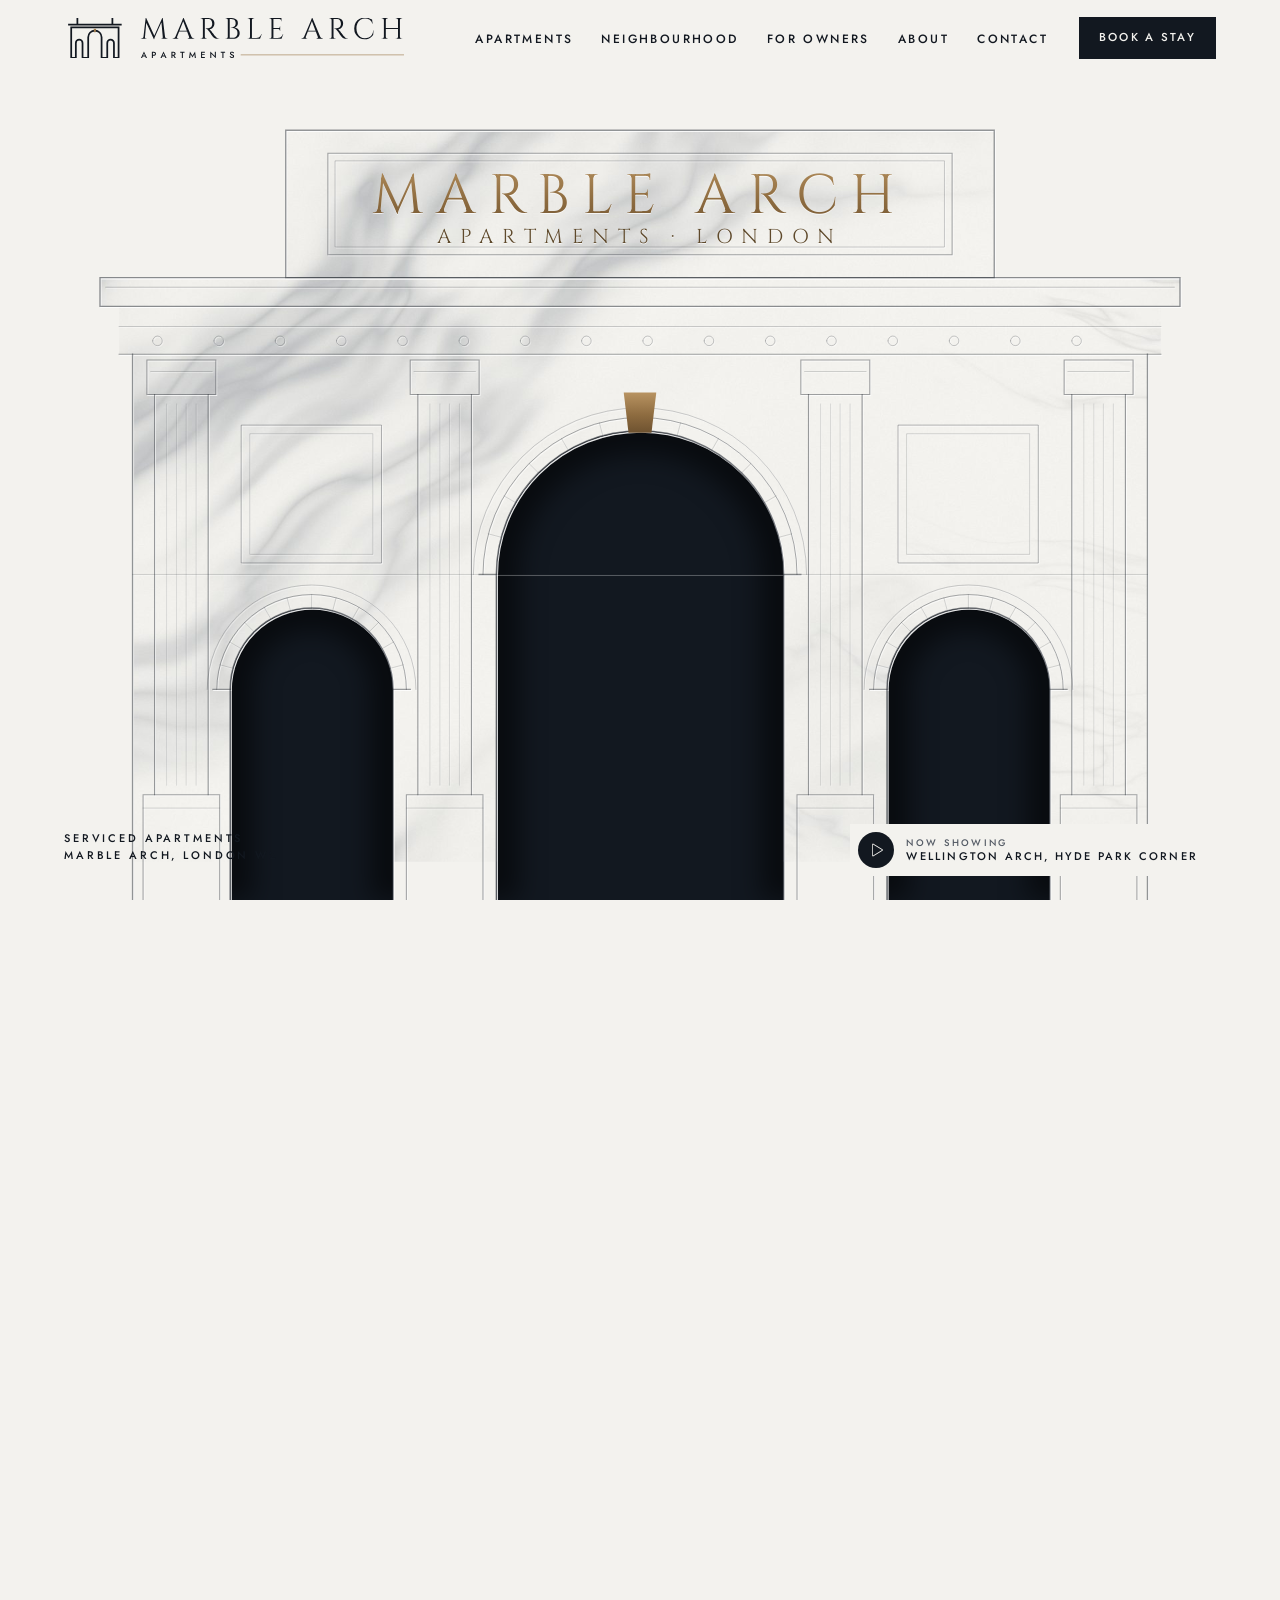
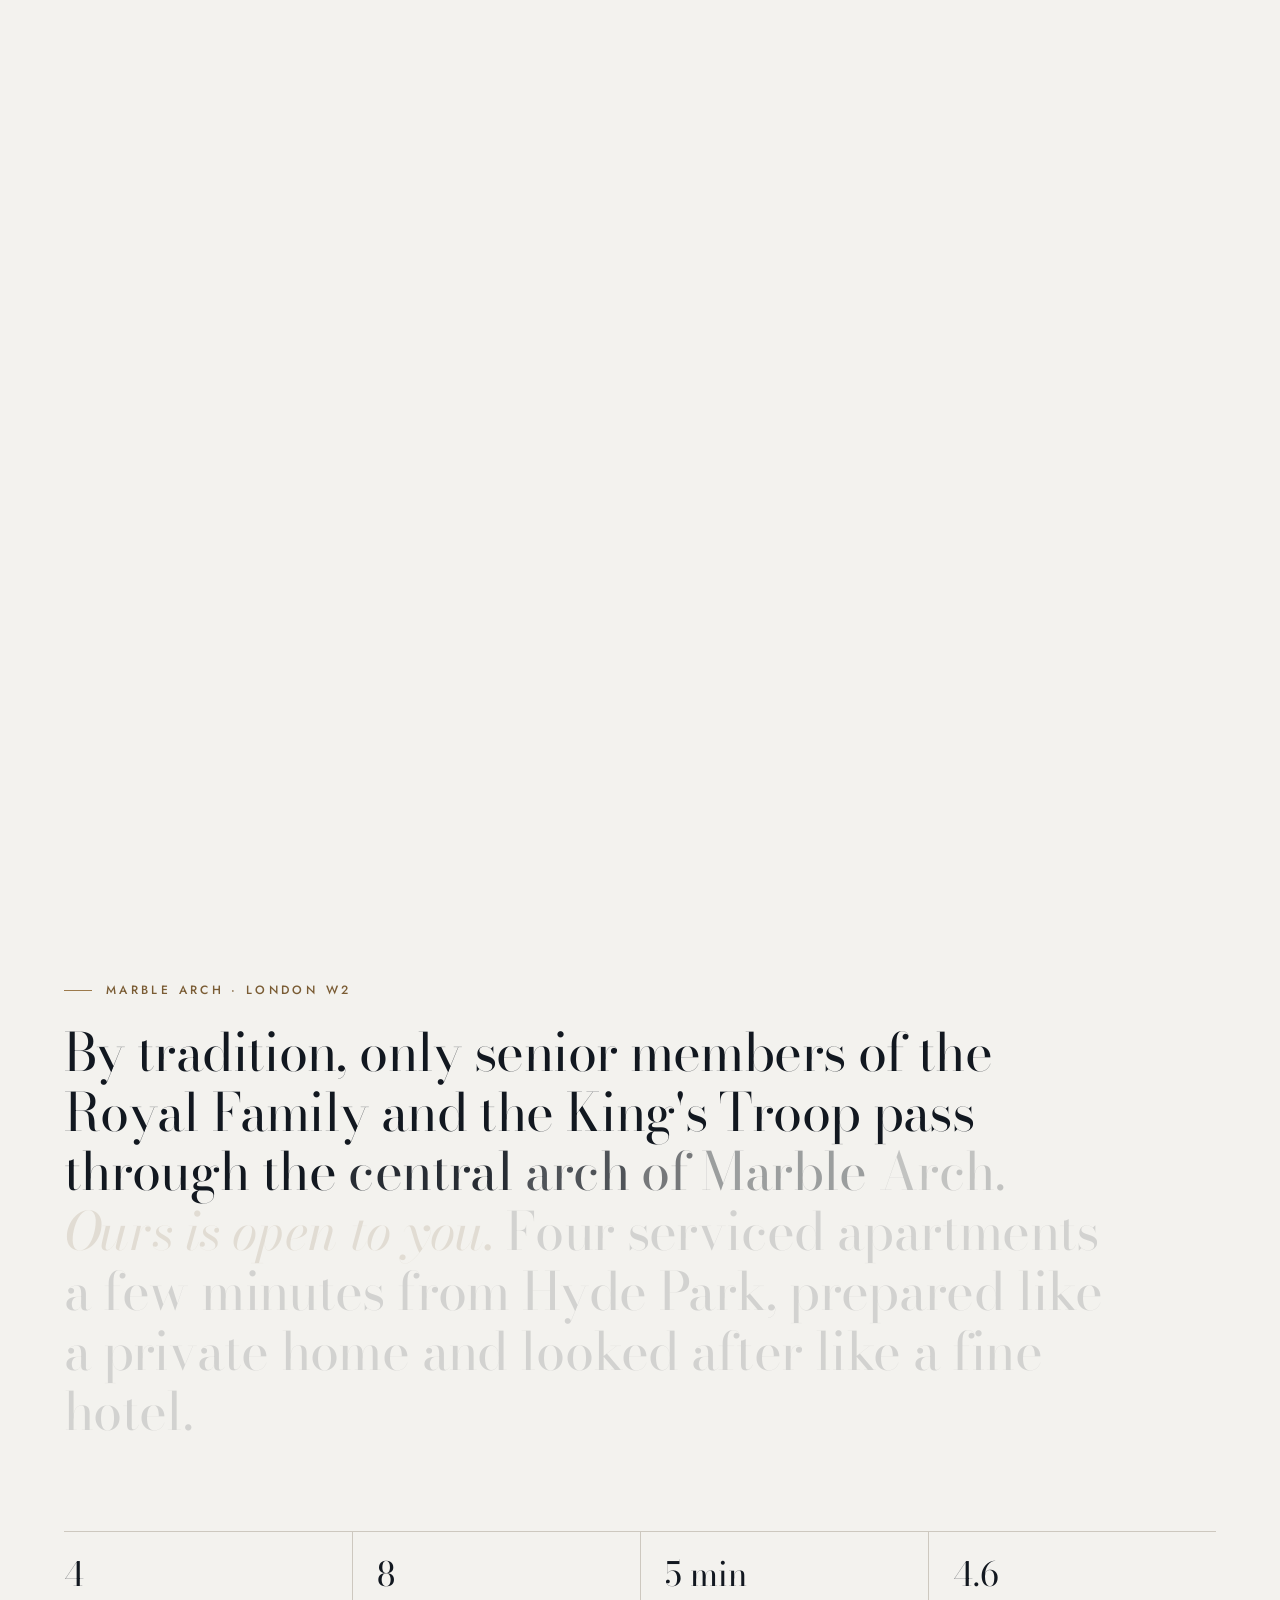
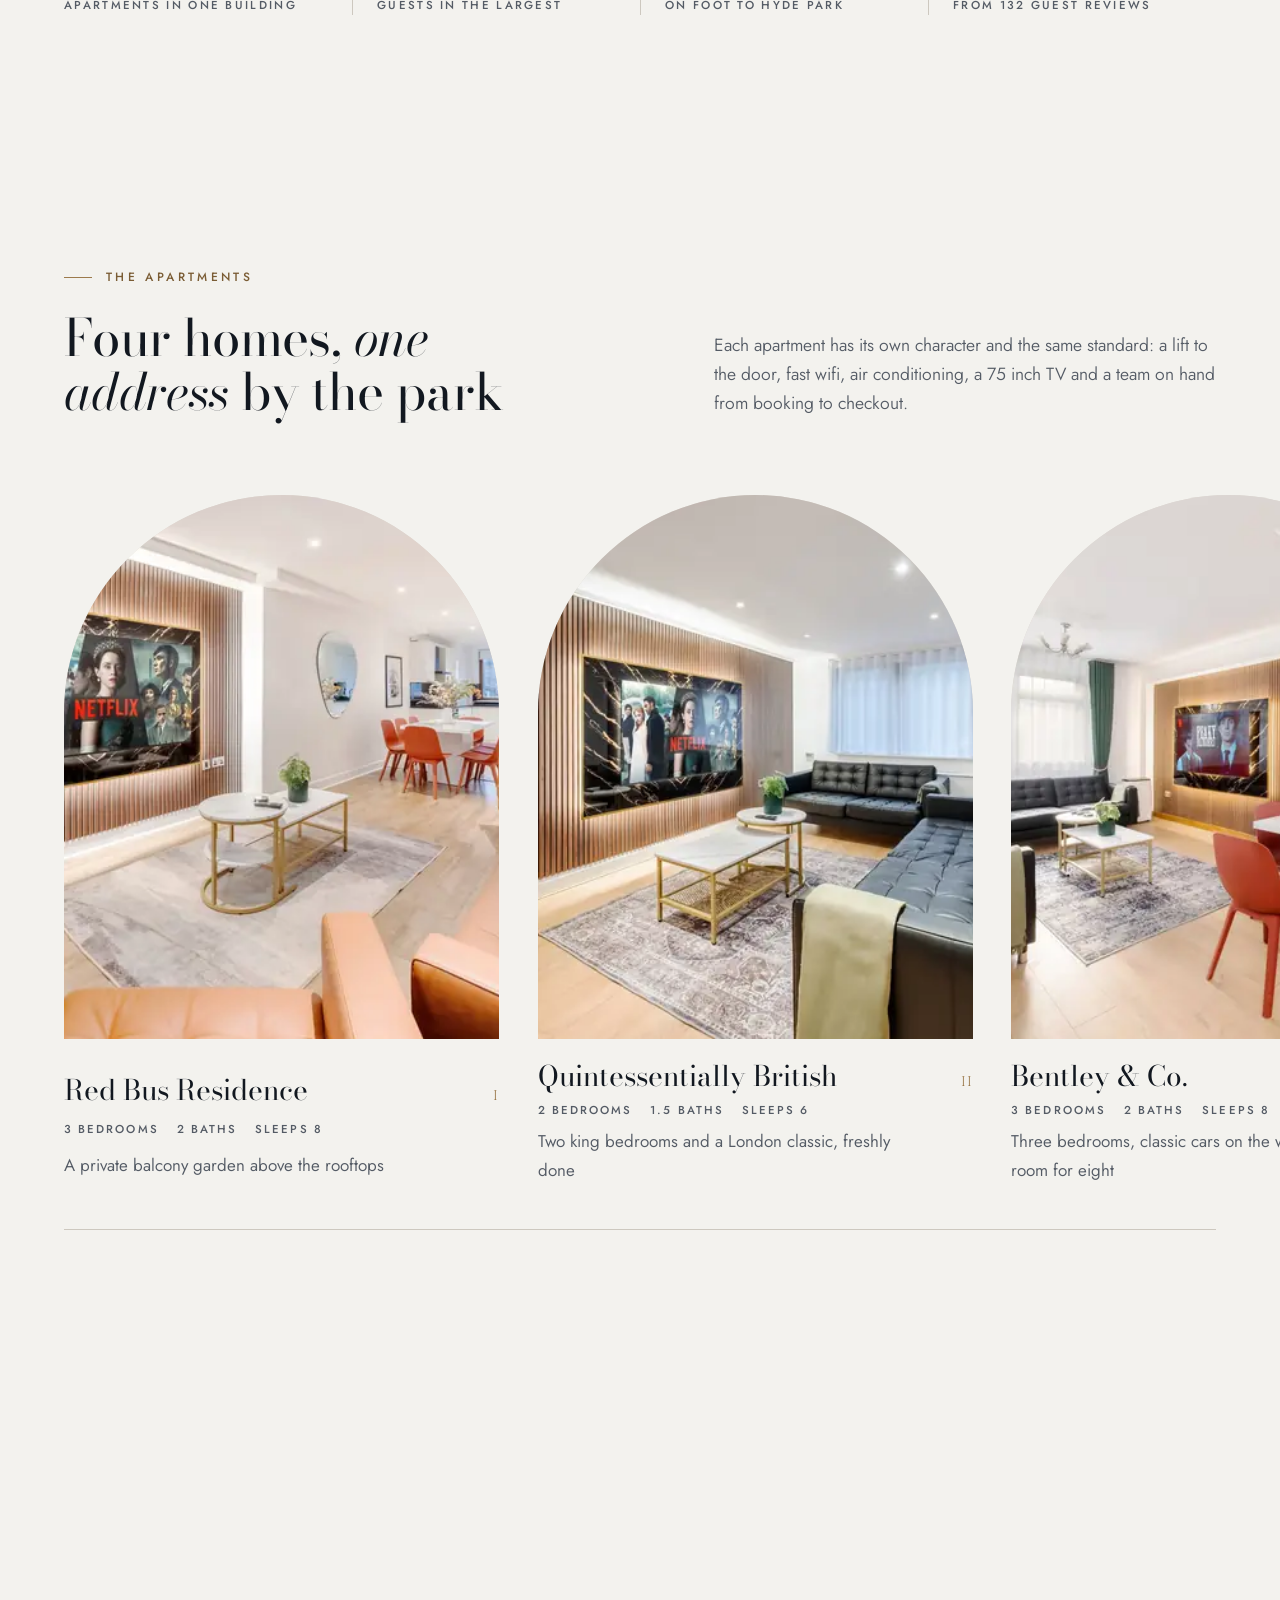
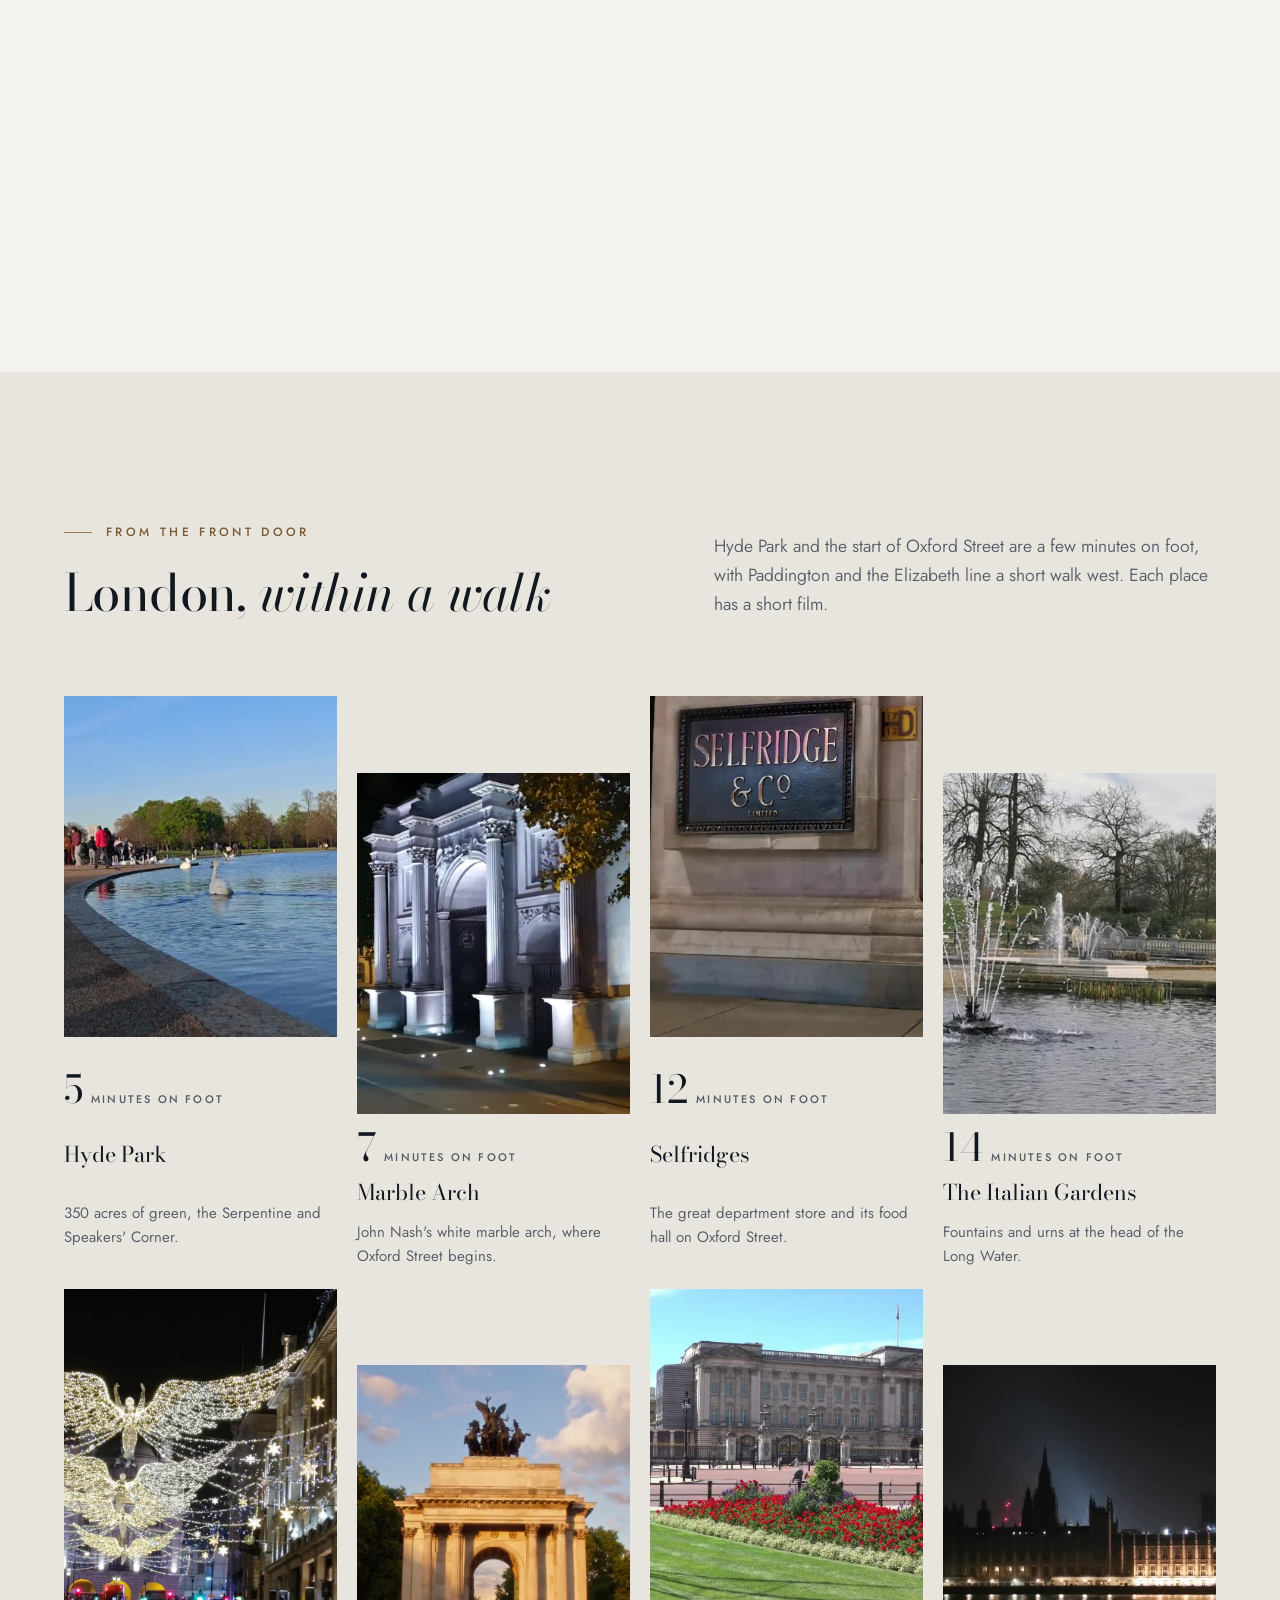
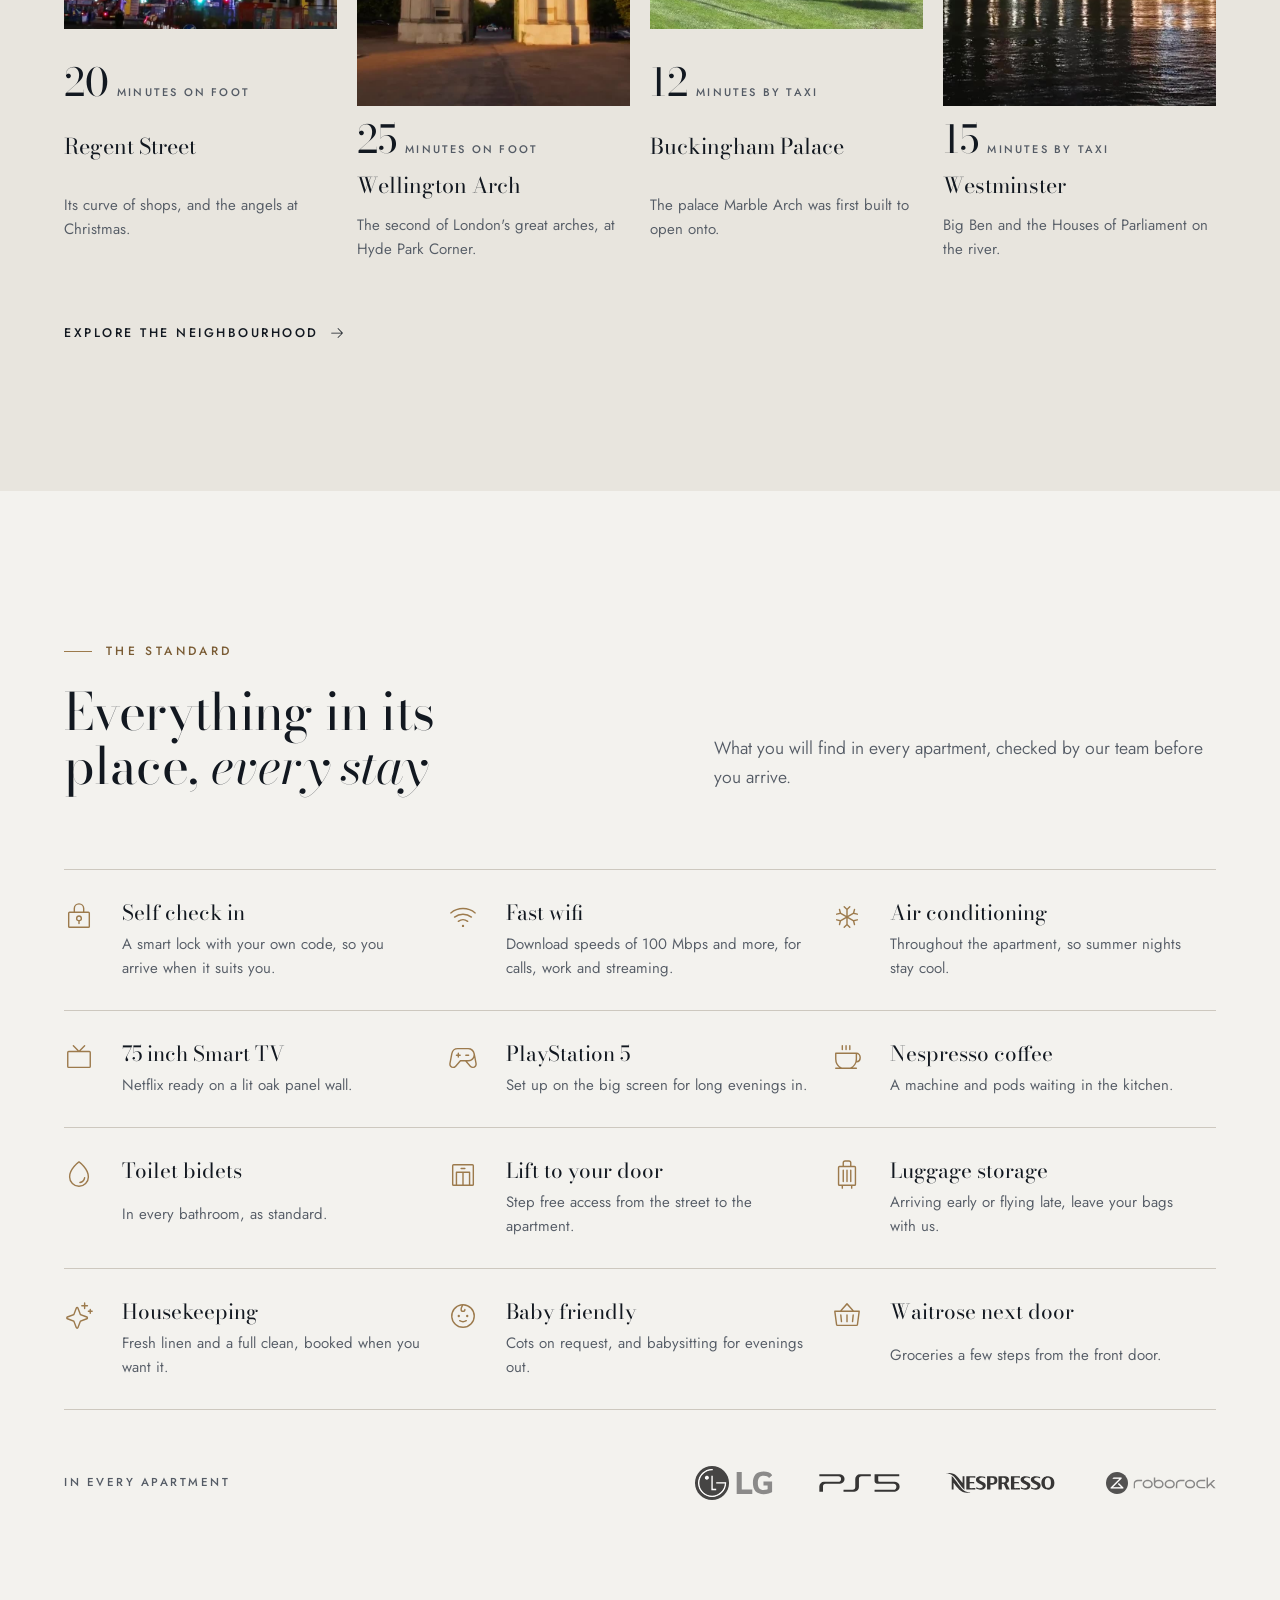
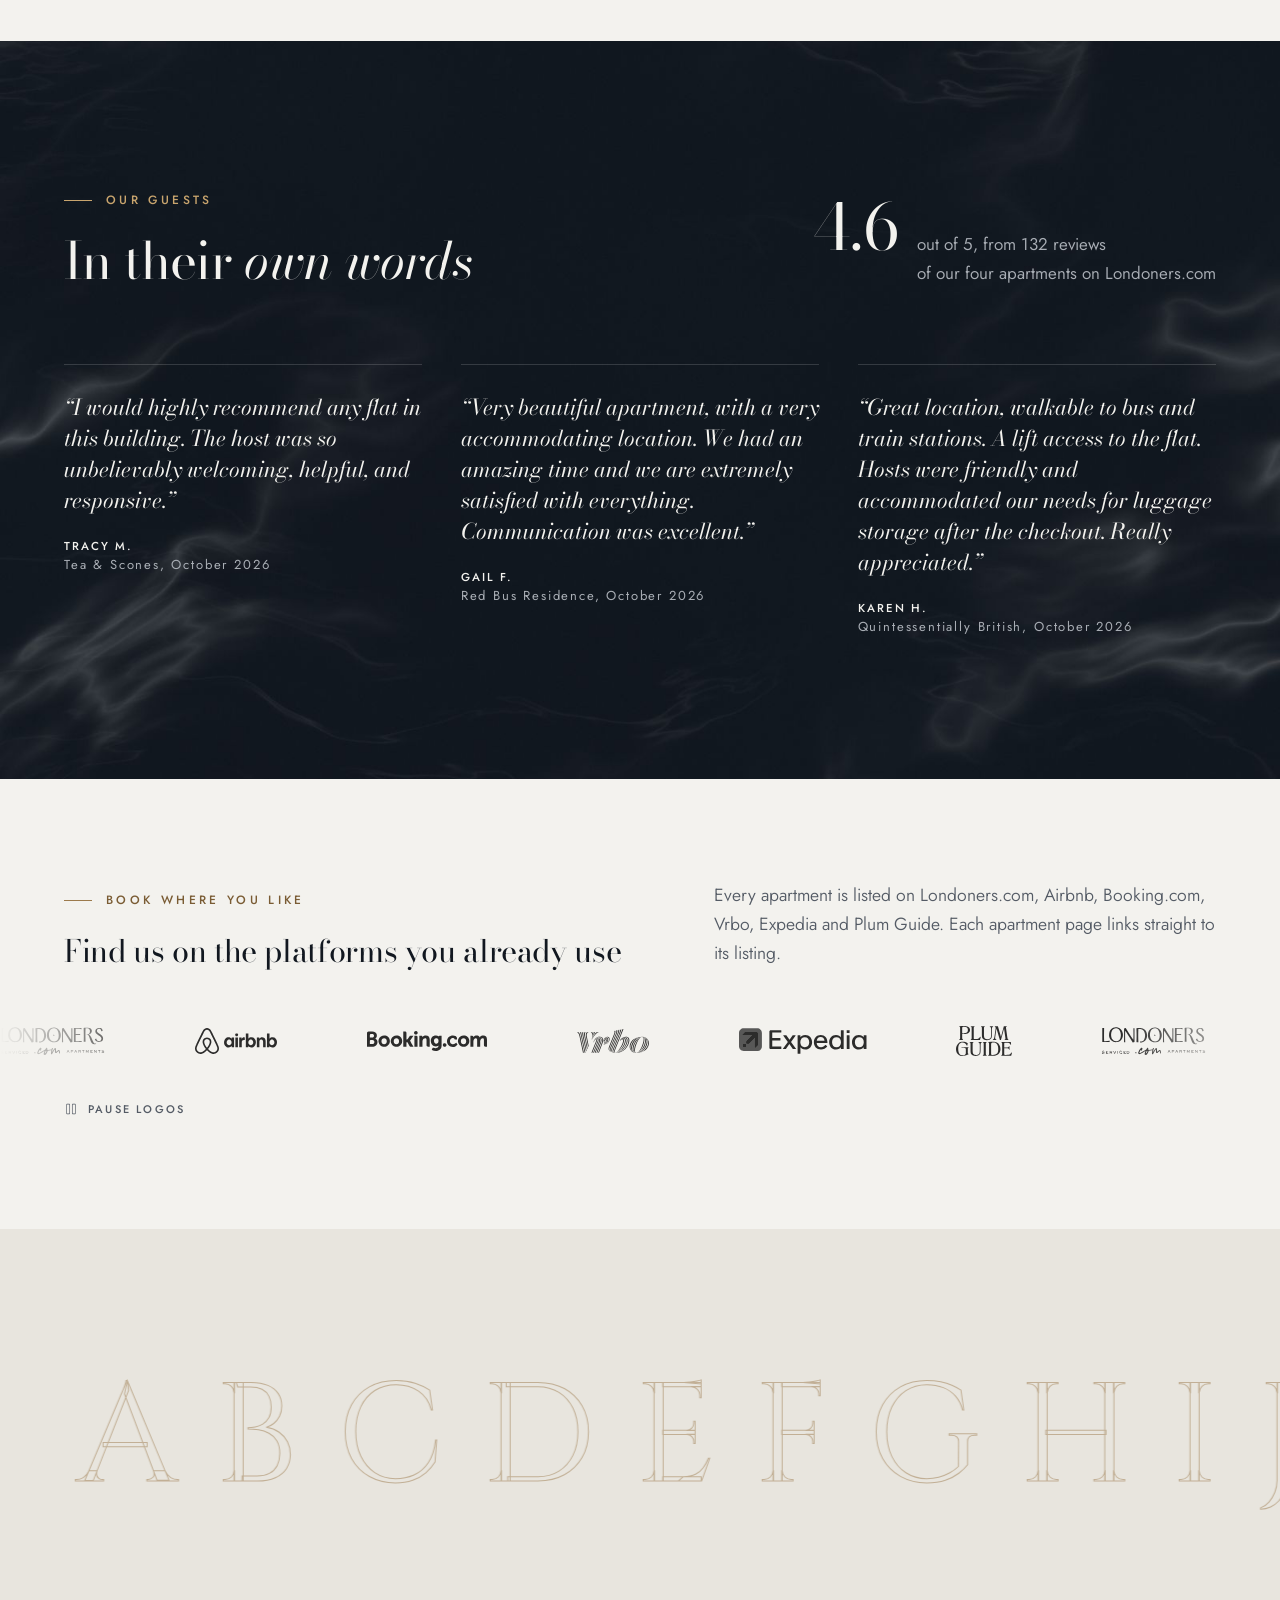
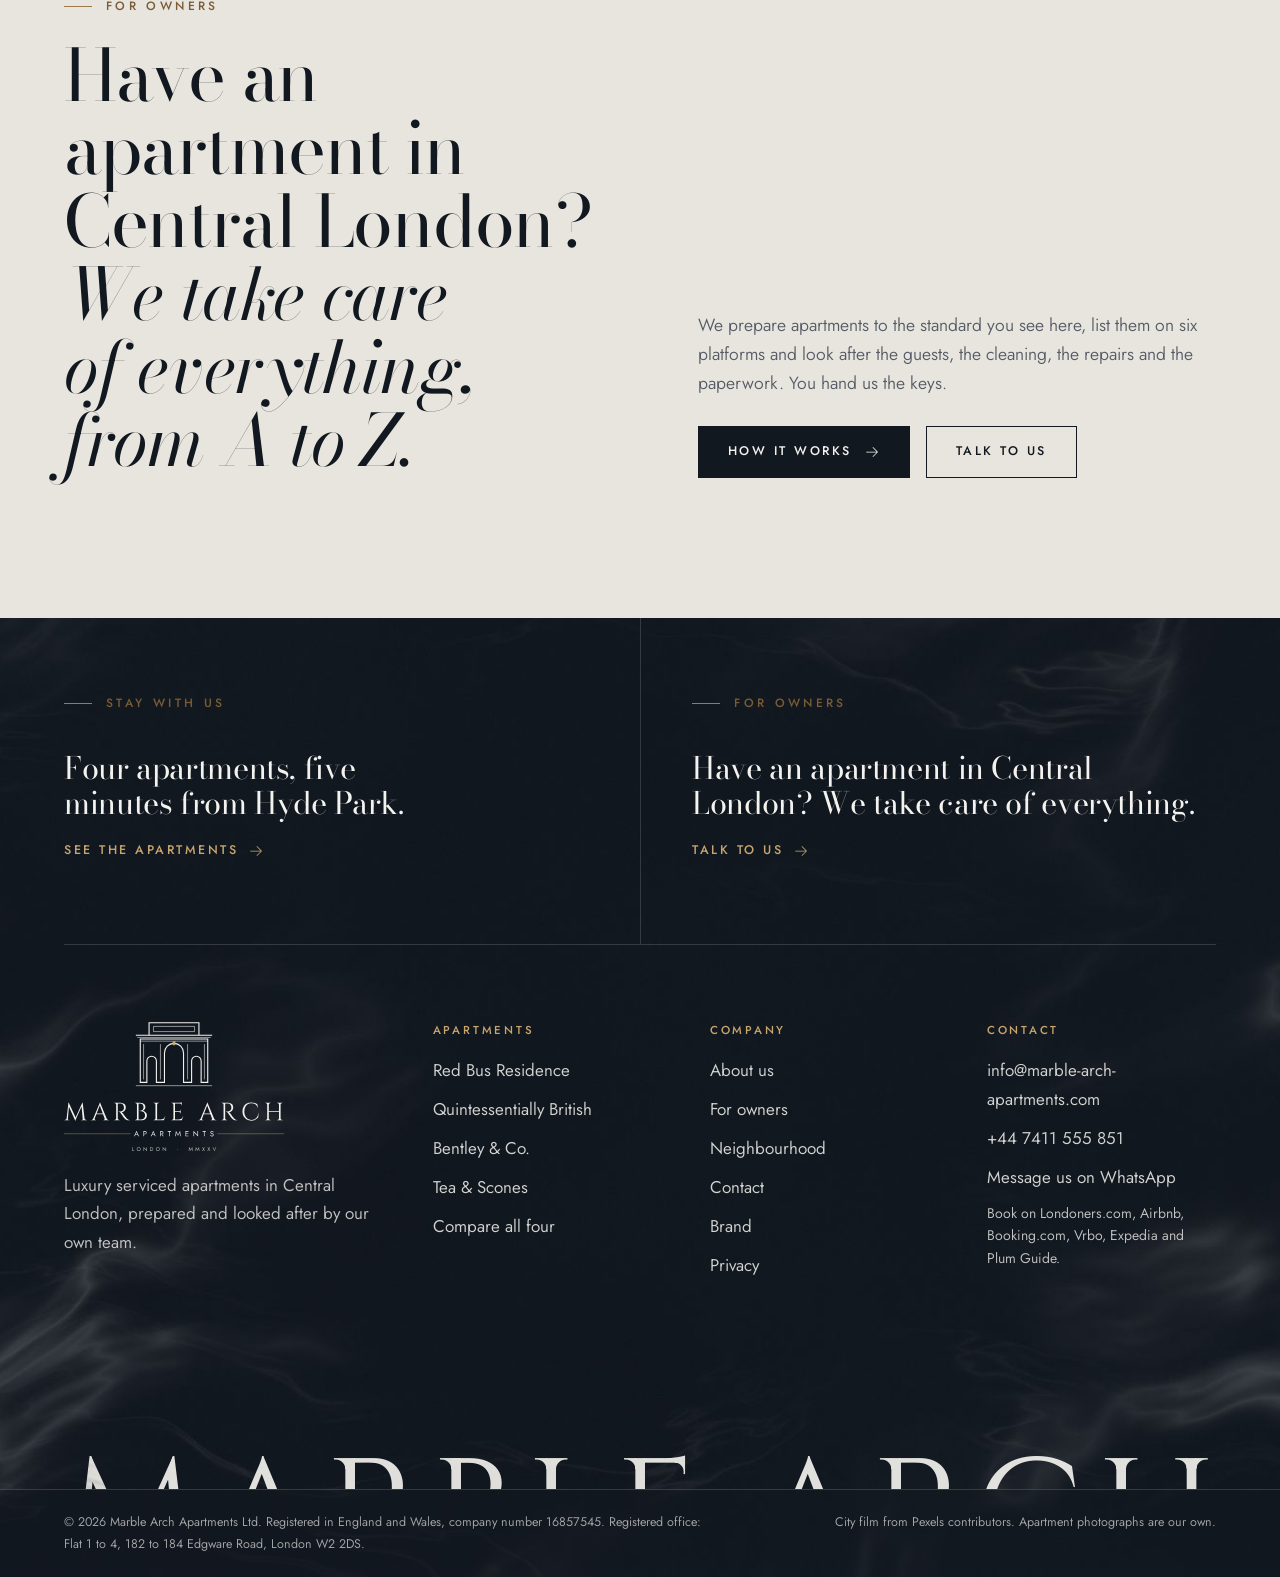
<file: index.html>
<!doctype html>
<html lang="en-GB">
<head>
<meta charset="utf-8">
<meta name="viewport" content="width=device-width, initial-scale=1, viewport-fit=cover">
<title>Marble Arch Apartments</title>
<meta name="claude:viewport-fit-sides" content="cover">
<meta name="description" content="Luxury serviced apartments at Marble Arch, Central London: four apartments five minutes from Hyde Park, with a team that looks after everything.">
<meta name="theme-color" content="#F3F2EE">
<meta name="referrer" content="strict-origin-when-cross-origin">
<link rel="canonical" href="https://marble-arch-apartments.com/">
<meta property="og:site_name" content="Marble Arch Apartments">
<meta property="og:title" content="Marble Arch Apartments">
<meta property="og:description" content="Luxury serviced apartments at Marble Arch, Central London: four apartments five minutes from Hyde Park, with a team that looks after everything.">
<meta property="og:type" content="website">
<meta property="og:url" content="https://marble-arch-apartments.com/">
<meta property="og:image" content="https://marble-arch-apartments.com/assets/img/og.jpg">
<meta property="og:image:width" content="1200">
<meta property="og:image:height" content="630">
<meta property="og:locale" content="en_GB">
<meta name="twitter:card" content="summary_large_image">
<link rel="icon" href="assets/logo/favicon.svg" type="image/svg+xml">
<link rel="apple-touch-icon" href="assets/logo/apple-touch-icon.png">
<link rel="stylesheet" href="assets/css/fonts.css?v=20261021">
<link rel="stylesheet" href="assets/css/site.css?v=20261021">
<script>(function(d){var h=d.documentElement;h.classList.add('js');try{if(matchMedia('(prefers-reduced-motion: reduce)').matches)h.classList.add('rm')}catch(e){}try{var s=sessionStorage;if(s.getItem('maa-curtain')==='1'){h.classList.add('curtain-in');s.removeItem('maa-curtain')}if(s.getItem('maa-seen')==='1')h.classList.add('no-preloader')}catch(e){}})(document);</script><script type="application/ld+json">{"@context": "https://schema.org", "@type": "LodgingBusiness", "name": "Marble Arch Apartments", "legalName": "Marble Arch Apartments Ltd", "url": "https://marble-arch-apartments.com/", "logo": "https://marble-arch-apartments.com/assets/logo/icon-512.png", "image": "https://marble-arch-apartments.com/assets/img/og.jpg", "email": "info@marble-arch-apartments.com", "telephone": "+447411555851", "description": "Four luxury serviced apartments at Marble Arch, Central London, five minutes from Hyde Park.", "address": {"@type": "PostalAddress", "addressLocality": "London", "addressRegion": "Marble Arch", "addressCountry": "GB"}, "checkinTime": "16:00", "checkoutTime": "11:00"}</script>
</head>
<body>
<svg class="sprite" aria-hidden="true" focusable="false" style="position:absolute;width:0;height:0;overflow:hidden"><symbol id="i-arrow-right" viewBox="0 0 256 256"><path d="M220.24,132.24l-72,72a6,6,0,0,1-8.48-8.48L201.51,134H40a6,6,0,0,1,0-12H201.51L139.76,60.24a6,6,0,0,1,8.48-8.48l72,72A6,6,0,0,1,220.24,132.24Z"/></symbol><symbol id="i-baby" viewBox="0 0 256 256"><path d="M92,138a10,10,0,1,1,10-10A10,10,0,0,1,92,138Zm72-20a10,10,0,1,0,10,10A10,10,0,0,0,164,118Zm-11.2,44.92a47,47,0,0,1-49.6,0,6,6,0,0,0-6.4,10.16,59,59,0,0,0,62.4,0,6,6,0,1,0-6.4-10.16ZM230,128A102,102,0,1,1,128,26,102.12,102.12,0,0,1,230,128Zm-12,0a90.11,90.11,0,0,0-87.07-89.95C118.3,55.23,118,71.85,118,72a10,10,0,0,0,20,0,6,6,0,0,1,12,0,22,22,0,0,1-44,0c0-.75.15-15.82,10.14-33.22A90,90,0,1,0,218,128Z"/></symbol><symbol id="i-basket" viewBox="0 0 256 256"><path d="M134,120v56a6,6,0,0,1-12,0V120a6,6,0,0,1,12,0Zm40.83-.6-5.6,56A6,6,0,0,0,174.6,182l.61,0a6,6,0,0,0,6-5.4l5.6-56a6,6,0,0,0-11.94-1.2Zm-93.66,0a6,6,0,0,0-11.94,1.2l5.6,56a6,6,0,0,0,6,5.4l.61,0a6,6,0,0,0,5.37-6.57ZM238,88.79,222.87,201.85A14,14,0,0,1,209,214H47a14,14,0,0,1-13.87-12.15L18.05,88.79A6,6,0,0,1,24,82H69.28l54.2-61.95a6,6,0,0,1,9,0l54.2,62H232A6,6,0,0,1,238,88.79ZM85.22,82h85.56L128,33.11ZM225.15,94H30.85L45,200.26A2,2,0,0,0,47,202H209a2,2,0,0,0,2-1.74Z"/></symbol><symbol id="i-coffee" viewBox="0 0 256 256"><path d="M82,56V24a6,6,0,0,1,12,0V56a6,6,0,0,1-12,0Zm38,6a6,6,0,0,0,6-6V24a6,6,0,0,0-12,0V56A6,6,0,0,0,120,62Zm32,0a6,6,0,0,0,6-6V24a6,6,0,0,0-12,0V56A6,6,0,0,0,152,62Zm94,58v8a38,38,0,0,1-36.94,38,94.55,94.55,0,0,1-31.13,44H208a6,6,0,0,1,0,12H32a6,6,0,0,1,0-12H62.07A94.34,94.34,0,0,1,26,136V88a6,6,0,0,1,6-6H208A38,38,0,0,1,246,120Zm-44,16V94H38v42a82.27,82.27,0,0,0,46.67,74h70.66A82.27,82.27,0,0,0,202,136Zm32-16a26,26,0,0,0-20-25.29V136a93.18,93.18,0,0,1-1.69,17.64A26,26,0,0,0,234,128Z"/></symbol><symbol id="i-drop" viewBox="0 0 256 256"><path d="M172.53,49.06a252.86,252.86,0,0,0-41.09-38,6,6,0,0,0-6.88,0,252.86,252.86,0,0,0-41.09,38C56.34,80.26,42,113.09,42,144a86,86,0,0,0,172,0C214,113.09,199.66,80.26,172.53,49.06ZM128,218a74.09,74.09,0,0,1-74-74c0-59.62,59-108.93,74-120.51C143,35.07,202,84.38,202,144A74.09,74.09,0,0,1,128,218Zm53.92-65A55.58,55.58,0,0,1,137,197.92a7,7,0,0,1-1,.08,6,6,0,0,1-1-11.92c17.38-2.92,32.13-17.68,35.08-35.08a6,6,0,1,1,11.84,2Z"/></symbol><symbol id="i-elevator" viewBox="0 0 256 256"><path d="M208,34H48A14,14,0,0,0,34,48V208a14,14,0,0,0,14,14H208a14,14,0,0,0,14-14V48A14,14,0,0,0,208,34Zm-30,76V210H134V110ZM122,210H78V110h44Zm88-2a2,2,0,0,1-2,2H190V104a6,6,0,0,0-6-6H72a6,6,0,0,0-6,6V210H48a2,2,0,0,1-2-2V48a2,2,0,0,1,2-2H208a2,2,0,0,1,2,2ZM150,72a6,6,0,0,1-6,6H112a6,6,0,0,1,0-12h32A6,6,0,0,1,150,72Z"/></symbol><symbol id="i-game-controller" viewBox="0 0 256 256"><path d="M176,110H152a6,6,0,0,1,0-12h24a6,6,0,0,1,0,12ZM104,98H94V88a6,6,0,0,0-12,0V98H72a6,6,0,0,0,0,12H82v10a6,6,0,0,0,12,0V110h10a6,6,0,0,0,0-12ZM239.84,199.5A34,34,0,0,1,212,214,34.11,34.11,0,0,1,188,204.05l-.26-.28L147.38,158H108.62L68.31,203.76,68,204A34,34,0,0,1,44,214a34,34,0,0,1-33.46-39.91s0-.06,0-.1L26.9,89.88A57.89,57.89,0,0,1,83.89,42H172a58.07,58.07,0,0,1,57.05,47.63c0,.07,0,.12,0,.19L245.46,174s0,.07,0,.11A33.75,33.75,0,0,1,239.84,199.5ZM172,146a46,46,0,0,0,0-92H83.89A45.9,45.9,0,0,0,38.71,92a.36.36,0,0,0,0,.1L22.33,176.23a22,22,0,0,0,37.11,19.45l42-47.65a6,6,0,0,1,4.5-2Zm61.67,30.23-9.79-50.35A58.06,58.06,0,0,1,172,158h-8.63l33.19,37.68a22,22,0,0,0,37.11-19.45Z"/></symbol><symbol id="i-lock-key" viewBox="0 0 256 256"><path d="M208,82H174V56a46,46,0,0,0-92,0V82H48A14,14,0,0,0,34,96V208a14,14,0,0,0,14,14H208a14,14,0,0,0,14-14V96A14,14,0,0,0,208,82ZM94,56a34,34,0,0,1,68,0V82H94ZM210,208a2,2,0,0,1-2,2H48a2,2,0,0,1-2-2V96a2,2,0,0,1,2-2H208a2,2,0,0,1,2,2Zm-82-94a26,26,0,0,0-6,51.29V184a6,6,0,0,0,12,0V165.29A26,26,0,0,0,128,114Zm0,40a14,14,0,1,1,14-14A14,14,0,0,1,128,154Z"/></symbol><symbol id="i-pause" viewBox="0 0 256 256"><path d="M200,34H160a14,14,0,0,0-14,14V208a14,14,0,0,0,14,14h40a14,14,0,0,0,14-14V48A14,14,0,0,0,200,34Zm2,174a2,2,0,0,1-2,2H160a2,2,0,0,1-2-2V48a2,2,0,0,1,2-2h40a2,2,0,0,1,2,2ZM96,34H56A14,14,0,0,0,42,48V208a14,14,0,0,0,14,14H96a14,14,0,0,0,14-14V48A14,14,0,0,0,96,34Zm2,174a2,2,0,0,1-2,2H56a2,2,0,0,1-2-2V48a2,2,0,0,1,2-2H96a2,2,0,0,1,2,2Z"/></symbol><symbol id="i-play" viewBox="0 0 256 256"><path d="M231.36,116.19,87.28,28.06a14,14,0,0,0-14.18-.27A13.69,13.69,0,0,0,66,39.87V216.13a13.69,13.69,0,0,0,7.1,12.08,14,14,0,0,0,14.18-.27l144.08-88.13a13.82,13.82,0,0,0,0-23.62Zm-6.26,13.38L81,217.7a2,2,0,0,1-2.06,0,1.78,1.78,0,0,1-1-1.61V39.87a1.78,1.78,0,0,1,1-1.61A2.06,2.06,0,0,1,80,38a2,2,0,0,1,1,.31L225.1,126.43a1.82,1.82,0,0,1,0,3.14Z"/></symbol><symbol id="i-snowflake" viewBox="0 0 256 256"><path d="M221.83,150.57a6,6,0,0,1-4.4,7.26l-26.62,6.54,7,26.08a6,6,0,0,1-4.24,7.35,6.4,6.4,0,0,1-1.55.2,6,6,0,0,1-5.8-4.45L178.27,164,134,138.39v51.13l22.24,22.24a6,6,0,1,1-8.48,8.48L128,200.49l-19.76,19.75a6,6,0,0,1-8.48-8.48L122,189.52V138.39L77.73,164l-7.93,29.6A6,6,0,0,1,64,198a6.4,6.4,0,0,1-1.55-.2,6,6,0,0,1-4.24-7.35l7-26.08-26.62-6.54a6,6,0,0,1,2.86-11.66l30.23,7.43L116,128,71.66,102.4l-30.23,7.43A5.88,5.88,0,0,1,40,110a6,6,0,0,1-1.43-11.83l26.62-6.54-7-26.08a6,6,0,1,1,11.59-3.1l7.93,29.6L122,117.61V66.48L99.76,44.24a6,6,0,0,1,8.48-8.48L128,55.51l19.76-19.75a6,6,0,0,1,8.48,8.48L134,66.48v51.13l44.27-25.56,7.93-29.6a6,6,0,1,1,11.59,3.1l-7,26.08,26.62,6.54A6,6,0,0,1,216,110a5.88,5.88,0,0,1-1.43-.17l-30.23-7.43L140,128l44.34,25.6,30.23-7.43A6,6,0,0,1,221.83,150.57Z"/></symbol><symbol id="i-sparkle" viewBox="0 0 256 256"><path d="M196.89,130.94,144.4,111.6,125.06,59.11a13.92,13.92,0,0,0-26.12,0L79.6,111.6,27.11,130.94a13.92,13.92,0,0,0,0,26.12L79.6,176.4l19.34,52.49a13.92,13.92,0,0,0,26.12,0L144.4,176.4l52.49-19.34a13.92,13.92,0,0,0,0-26.12Zm-4.15,14.86-55.08,20.3a6,6,0,0,0-3.56,3.56l-20.3,55.08a1.92,1.92,0,0,1-3.6,0L89.9,169.66a6,6,0,0,0-3.56-3.56L31.26,145.8a1.92,1.92,0,0,1,0-3.6l55.08-20.3a6,6,0,0,0,3.56-3.56l20.3-55.08a1.92,1.92,0,0,1,3.6,0l20.3,55.08a6,6,0,0,0,3.56,3.56l55.08,20.3a1.92,1.92,0,0,1,0,3.6ZM146,40a6,6,0,0,1,6-6h18V16a6,6,0,0,1,12,0V34h18a6,6,0,0,1,0,12H182V64a6,6,0,0,1-12,0V46H152A6,6,0,0,1,146,40ZM246,88a6,6,0,0,1-6,6H230v10a6,6,0,0,1-12,0V94H208a6,6,0,0,1,0-12h10V72a6,6,0,0,1,12,0V82h10A6,6,0,0,1,246,88Z"/></symbol><symbol id="i-suitcase-rolling" viewBox="0 0 256 256"><path d="M102,88v96a6,6,0,0,1-12,0V88a6,6,0,0,1,12,0Zm26-6a6,6,0,0,0-6,6v96a6,6,0,0,0,12,0V88A6,6,0,0,0,128,82Zm32,0a6,6,0,0,0-6,6v96a6,6,0,0,0,12,0V88A6,6,0,0,0,160,82Zm46-18V208a14,14,0,0,1-14,14H174v18a6,6,0,0,1-12,0V222H94v18a6,6,0,0,1-12,0V222H64a14,14,0,0,1-14-14V64A14,14,0,0,1,64,50H90V24A22,22,0,0,1,112,2h32a22,22,0,0,1,22,22V50h26A14,14,0,0,1,206,64ZM102,50h52V24a10,10,0,0,0-10-10H112a10,10,0,0,0-10,10Zm92,14a2,2,0,0,0-2-2H64a2,2,0,0,0-2,2V208a2,2,0,0,0,2,2H192a2,2,0,0,0,2-2Z"/></symbol><symbol id="i-television-simple" viewBox="0 0 256 256"><path d="M216,66H142.48l37.76-37.76a6,6,0,0,0-8.48-8.48L128,63.51,84.24,19.76a6,6,0,1,0-8.48,8.48L113.52,66H40A14,14,0,0,0,26,80V200a14,14,0,0,0,14,14H216a14,14,0,0,0,14-14V80A14,14,0,0,0,216,66Zm2,134a2,2,0,0,1-2,2H40a2,2,0,0,1-2-2V80a2,2,0,0,1,2-2H216a2,2,0,0,1,2,2Z"/></symbol><symbol id="i-wifi-high" viewBox="0 0 256 256"><path d="M138,204a10,10,0,1,1-10-10A10,10,0,0,1,138,204ZM235.81,88.55a170,170,0,0,0-215.62,0,6,6,0,1,0,7.62,9.27,158,158,0,0,1,200.38,0,6,6,0,1,0,7.62-9.27Zm-32.08,35.79a122,122,0,0,0-151.46,0,6,6,0,0,0,7.46,9.41,110,110,0,0,1,136.54,0A6,6,0,0,0,200,135a6,6,0,0,0,3.73-10.7Zm-32.2,35.81a74,74,0,0,0-87.06,0,6,6,0,0,0,7.06,9.7,62,62,0,0,1,72.94,0,6,6,0,0,0,8.38-1.32A6,6,0,0,0,171.53,160.15Z"/></symbol></svg>
<a class="skip" href="#main">Skip to content</a>
<header class="site-header" id="top">
  <div class="wrap">
    <a class="brandmark" href="index.html" aria-label="Marble Arch Apartments, home"><img src="assets/logo/logo-horizontal-ink.svg" width="653" height="77" alt="Marble Arch Apartments"></a>
    <nav class="nav" aria-label="Main">
      <ul class="nav__links"><li><a href="apartments.html">Apartments</a></li><li><a href="neighbourhood.html">Neighbourhood</a></li><li><a href="owners.html">For owners</a></li><li><a href="about.html">About</a></li><li><a href="contact.html">Contact</a></li></ul>
      <a class="btn btn--sm" href="apartments.html">Book a stay</a>
      <button class="menu-btn" type="button" aria-expanded="false" aria-controls="menu" aria-label="Menu"><span></span></button>
    </nav>
  </div>
</header>
<div class="menu" id="menu" aria-hidden="true">
  <ul class="menu__list"><li><a href="index.html"><span class="numeral" aria-hidden="true">I</span>Home</a></li><li><a href="apartments.html"><span class="numeral" aria-hidden="true">II</span>Apartments</a></li><li><a href="neighbourhood.html"><span class="numeral" aria-hidden="true">III</span>Neighbourhood</a></li><li><a href="owners.html"><span class="numeral" aria-hidden="true">IV</span>For owners</a></li><li><a href="about.html"><span class="numeral" aria-hidden="true">V</span>About</a></li><li><a href="contact.html"><span class="numeral" aria-hidden="true">VI</span>Contact</a></li></ul>
  <img class="menu__arch" src="assets/logo/mark-line-ink.svg" alt="" width="240" height="200">
  <div class="menu__foot small"><span class="menu__contact"><a href="tel:+447411555851">+44 7411 555 851</a><span aria-hidden="true">·</span><a href="mailto:info@marble-arch-apartments.com">info@marble-arch-apartments.com</a></span><a class="link" href="owners.html">Own an apartment? <svg class="i" aria-hidden="true" focusable="false"><use href="#i-arrow-right"/></svg></a></div>
</div>
<div class="curtain" aria-hidden="true"><img src="assets/logo/mark-line-ink.svg" alt="" width="96" height="80"></div>
<div class="toast" role="status" aria-live="polite"></div>
<div class="cursor" aria-hidden="true"><span></span></div>
<main id="main">
<div class="preloader" aria-hidden="true">
  <div class="preloader__inner">
    <svg class="pl-mark" viewBox="0 0 120 100"><g fill="none" stroke="#121820" stroke-width="1.5"><path class="pl-d" pathLength="1" d="M14 90V31H106V90H97V61A6.5 6.5 0 0 0 84 61V90H73V50A13 13 0 0 0 47 50V90H36V61A6.5 6.5 0 0 0 23 61V90Z"/><path class="pl-d" pathLength="1" d="M8 26H112"/><path class="pl-d" pathLength="1" d="M26 26V9H94V26"/><path class="pl-d" pathLength="1" d="M8 94.5H112" stroke-width=".75"/></g><path class="pl-key" d="M57.7 34.2H62.3L61.4 39.6H58.6Z" fill="#9C7A4C"/></svg>
    <div class="pl-word">MARBLE ARCH</div>
    <div class="pl-sub">Apartments · London</div>
  </div>
</div>
<section class="hero" aria-label="Marble Arch, film of Central London">
  <h1 class="sr-only">Marble Arch Apartments, luxury serviced apartments in Central London</h1>
  <div class="hero__stage">
    <div class="hero__film">
      <picture><source media="(max-aspect-ratio: 1/1)" srcset="media/hero-poster-portrait.jpg" width="720" height="1280"><img class="poster" src="media/hero-poster.jpg" alt="" width="1920" height="1080" fetchpriority="high"></picture>
      <video id="hero-film" muted loop playsinline preload="auto" aria-label="A short silent film of Central London: Marble Arch, Hyde Park, Buckingham Palace, Westminster, the Thames and the West End" data-src-portrait="media/hero-portrait.mp4" data-src-720="media/hero-720.mp4" data-src-1080="media/hero-1080.mp4" data-start="3.7" data-chapters='[[0.0, "Marble Arch"], [3.15, "Wellington Arch, Hyde Park Corner"], [6.05, "Hyde Park"], [8.95, "Buckingham Palace"], [11.85, "Westminster"], [14.75, "The Thames and Tower Bridge"], [18.05, "Regent Street at Christmas"], [20.95, "The West End after rain"], [23.85, "London black cabs"], [26.95, "Marble Arch at night"]]'></video>
    </div>
    <div class="hero__scrim" aria-hidden="true"></div>
    <div class="facade"><svg class="facade__svg facade__svg--land" viewBox="0 -40 1600 940" preserveAspectRatio="xMidYMin slice" aria-hidden="true" focusable="false" data-focus="800 700" data-open="650 300 560 900">
  <defs>
    <pattern id="marble-land" patternUnits="userSpaceOnUse" x="0" y="-40" width="1600" height="940">
      <image href="assets/img/marble-facade.jpg" x="0" y="-40" width="1600" height="940" preserveAspectRatio="xMidYMin slice"/>
    </pattern>
    <linearGradient id="gilt-land" x1="0" y1="0" x2="0" y2="1">
      <stop offset="0" stop-color="#B89361"/><stop offset=".55" stop-color="#8E6C40"/><stop offset="1" stop-color="#6E5230"/>
    </linearGradient>
    <clipPath id="open-land"><path d="M650 900V560A150.0 150.0 0 0 1 950 560V900Z"/><path d="M372 900V680A85.0 85.0 0 0 1 542 680V900Z"/><path d="M1058 900V680A85.0 85.0 0 0 1 1228 680V900Z"/></clipPath>
    <filter id="soft-land" x="-20%" y="-20%" width="140%" height="140%"><feGaussianBlur stdDeviation="14"/></filter>
  </defs>
  <path class="facade__ground" d="M0 -40H1600V900H0ZM650 900V560A150.0 150.0 0 0 1 950 560V900ZM372 900V680A85.0 85.0 0 0 1 542 680V900ZM1058 900V680A85.0 85.0 0 0 1 1228 680V900Z" fill-rule="evenodd"/>
  <path class="facade__stone" d="M430 96H1170V250H1364V280H1344V330H1330V900H270V330H256V280H236V250H430ZM650 900V560A150.0 150.0 0 0 1 950 560V900ZM372 900V680A85.0 85.0 0 0 1 542 680V900ZM1058 900V680A85.0 85.0 0 0 1 1228 680V900Z" fill="url(#marble-land)" fill-rule="evenodd"/>
  <g clip-path="url(#open-land)" class="facade__depth"><g filter="url(#soft-land)" fill="none" stroke="#05080C" stroke-width="46" stroke-opacity=".55"><path d="M650 900V560A150.0 150.0 0 0 1 950 560V900"/><path d="M372 900V680A85.0 85.0 0 0 1 542 680V900"/><path d="M1058 900V680A85.0 85.0 0 0 1 1228 680V900"/></g></g>
  <g class="facade__lines" fill="none" stroke="#FFFFFF" stroke-linecap="square" transform="translate(0.9 1.1)"><path d="M430 96H1170V250H430Z" stroke-width="1.4" stroke-opacity="0.82"/><path d="M474 120H1126V226H474Z" stroke-width="1.1" stroke-opacity="0.67"/><path d="M482 128H1118V218H482Z" stroke-width="0.8" stroke-opacity="0.48"/><path d="M236 250H1364V280H236Z" stroke-width="1.4" stroke-opacity="0.86"/><path d="M242 260H1358" stroke-width="0.8" stroke-opacity="0.53"/><path d="M256 330H1344" stroke-width="1.2" stroke-opacity="0.72"/><path d="M256 301H1344" stroke-width="0.8" stroke-opacity="0.48"/><path d="M291 316a5 5 0 1 0 10 0a5 5 0 1 0 -10 0" stroke-width="0.8" stroke-opacity="0.53"/><path d="M355 316a5 5 0 1 0 10 0a5 5 0 1 0 -10 0" stroke-width="0.8" stroke-opacity="0.53"/><path d="M419 316a5 5 0 1 0 10 0a5 5 0 1 0 -10 0" stroke-width="0.8" stroke-opacity="0.53"/><path d="M483 316a5 5 0 1 0 10 0a5 5 0 1 0 -10 0" stroke-width="0.8" stroke-opacity="0.53"/><path d="M547 316a5 5 0 1 0 10 0a5 5 0 1 0 -10 0" stroke-width="0.8" stroke-opacity="0.53"/><path d="M611 316a5 5 0 1 0 10 0a5 5 0 1 0 -10 0" stroke-width="0.8" stroke-opacity="0.53"/><path d="M675 316a5 5 0 1 0 10 0a5 5 0 1 0 -10 0" stroke-width="0.8" stroke-opacity="0.53"/><path d="M739 316a5 5 0 1 0 10 0a5 5 0 1 0 -10 0" stroke-width="0.8" stroke-opacity="0.53"/><path d="M803 316a5 5 0 1 0 10 0a5 5 0 1 0 -10 0" stroke-width="0.8" stroke-opacity="0.53"/><path d="M867 316a5 5 0 1 0 10 0a5 5 0 1 0 -10 0" stroke-width="0.8" stroke-opacity="0.53"/><path d="M931 316a5 5 0 1 0 10 0a5 5 0 1 0 -10 0" stroke-width="0.8" stroke-opacity="0.53"/><path d="M995 316a5 5 0 1 0 10 0a5 5 0 1 0 -10 0" stroke-width="0.8" stroke-opacity="0.53"/><path d="M1059 316a5 5 0 1 0 10 0a5 5 0 1 0 -10 0" stroke-width="0.8" stroke-opacity="0.53"/><path d="M1123 316a5 5 0 1 0 10 0a5 5 0 1 0 -10 0" stroke-width="0.8" stroke-opacity="0.53"/><path d="M1187 316a5 5 0 1 0 10 0a5 5 0 1 0 -10 0" stroke-width="0.8" stroke-opacity="0.53"/><path d="M1251 316a5 5 0 1 0 10 0a5 5 0 1 0 -10 0" stroke-width="0.8" stroke-opacity="0.53"/><path d="M270 330V900M1330 330V900" stroke-width="1.4" stroke-opacity="0.82"/><path d="M270 560H1330" stroke-width="0.8" stroke-opacity="0.38"/><path d="M650 900V560A150.0 150.0 0 0 1 950 560V900" stroke-width="1.6" stroke-opacity="0.90"/><path d="M636.0 560A164.0 164.0 0 0 1 964.0 560" stroke-width="1.0" stroke-opacity="0.67"/><path d="M626.0 560A174.0 174.0 0 0 1 974.0 560" stroke-width="0.8" stroke-opacity="0.48"/><path d="M632 560H650M950 560H968" stroke-width="1.4" stroke-opacity="0.77"/><path d="M655.1 521.2L641.6 517.6" stroke-width="0.7" stroke-opacity="0.43"/><path d="M670.1 485.0L658.0 478.0" stroke-width="0.7" stroke-opacity="0.43"/><path d="M693.9 453.9L684.0 444.0" stroke-width="0.7" stroke-opacity="0.43"/><path d="M725.0 430.1L718.0 418.0" stroke-width="0.7" stroke-opacity="0.43"/><path d="M761.2 415.1L757.6 401.6" stroke-width="0.7" stroke-opacity="0.43"/><path d="M800.0 410.0L800.0 396.0" stroke-width="0.7" stroke-opacity="0.43"/><path d="M838.8 415.1L842.4 401.6" stroke-width="0.7" stroke-opacity="0.43"/><path d="M875.0 430.1L882.0 418.0" stroke-width="0.7" stroke-opacity="0.43"/><path d="M906.1 453.9L916.0 444.0" stroke-width="0.7" stroke-opacity="0.43"/><path d="M929.9 485.0L942.0 478.0" stroke-width="0.7" stroke-opacity="0.43"/><path d="M944.9 521.2L958.4 517.6" stroke-width="0.7" stroke-opacity="0.43"/><path d="M372 900V680A85.0 85.0 0 0 1 542 680V900" stroke-width="1.6" stroke-opacity="0.90"/><path d="M358.0 680A99.0 99.0 0 0 1 556.0 680" stroke-width="1.0" stroke-opacity="0.67"/><path d="M348.0 680A109.0 109.0 0 0 1 566.0 680" stroke-width="0.8" stroke-opacity="0.48"/><path d="M354 680H372M542 680H560" stroke-width="1.4" stroke-opacity="0.77"/><path d="M374.9 658.0L361.4 654.4" stroke-width="0.7" stroke-opacity="0.43"/><path d="M383.4 637.5L371.3 630.5" stroke-width="0.7" stroke-opacity="0.43"/><path d="M396.9 619.9L387.0 610.0" stroke-width="0.7" stroke-opacity="0.43"/><path d="M414.5 606.4L407.5 594.3" stroke-width="0.7" stroke-opacity="0.43"/><path d="M435.0 597.9L431.4 584.4" stroke-width="0.7" stroke-opacity="0.43"/><path d="M457.0 595.0L457.0 581.0" stroke-width="0.7" stroke-opacity="0.43"/><path d="M479.0 597.9L482.6 584.4" stroke-width="0.7" stroke-opacity="0.43"/><path d="M499.5 606.4L506.5 594.3" stroke-width="0.7" stroke-opacity="0.43"/><path d="M517.1 619.9L527.0 610.0" stroke-width="0.7" stroke-opacity="0.43"/><path d="M530.6 637.5L542.7 630.5" stroke-width="0.7" stroke-opacity="0.43"/><path d="M539.1 658.0L552.6 654.4" stroke-width="0.7" stroke-opacity="0.43"/><path d="M1058 900V680A85.0 85.0 0 0 1 1228 680V900" stroke-width="1.6" stroke-opacity="0.90"/><path d="M1044.0 680A99.0 99.0 0 0 1 1242.0 680" stroke-width="1.0" stroke-opacity="0.67"/><path d="M1034.0 680A109.0 109.0 0 0 1 1252.0 680" stroke-width="0.8" stroke-opacity="0.48"/><path d="M1040 680H1058M1228 680H1246" stroke-width="1.4" stroke-opacity="0.77"/><path d="M1060.9 658.0L1047.4 654.4" stroke-width="0.7" stroke-opacity="0.43"/><path d="M1069.4 637.5L1057.3 630.5" stroke-width="0.7" stroke-opacity="0.43"/><path d="M1082.9 619.9L1073.0 610.0" stroke-width="0.7" stroke-opacity="0.43"/><path d="M1100.5 606.4L1093.5 594.3" stroke-width="0.7" stroke-opacity="0.43"/><path d="M1121.0 597.9L1117.4 584.4" stroke-width="0.7" stroke-opacity="0.43"/><path d="M1143.0 595.0L1143.0 581.0" stroke-width="0.7" stroke-opacity="0.43"/><path d="M1165.0 597.9L1168.6 584.4" stroke-width="0.7" stroke-opacity="0.43"/><path d="M1185.5 606.4L1192.5 594.3" stroke-width="0.7" stroke-opacity="0.43"/><path d="M1203.1 619.9L1213.0 610.0" stroke-width="0.7" stroke-opacity="0.43"/><path d="M1216.6 637.5L1228.7 630.5" stroke-width="0.7" stroke-opacity="0.43"/><path d="M1225.1 658.0L1238.6 654.4" stroke-width="0.7" stroke-opacity="0.43"/><path d="M384 404H530V548H384Z" stroke-width="1.0" stroke-opacity="0.58"/><path d="M393 413H521V539H393Z" stroke-width="0.7" stroke-opacity="0.43"/><path d="M1070 404H1216V548H1070Z" stroke-width="1.0" stroke-opacity="0.58"/><path d="M1079 413H1207V539H1079Z" stroke-width="0.7" stroke-opacity="0.43"/><path d="M285.0 336H357.0V372H285.0Z" stroke-width="1.1" stroke-opacity="0.72"/><path d="M289.0 348H353.0" stroke-width="0.7" stroke-opacity="0.48"/><path d="M293.0 372V790M349.0 372V790" stroke-width="1.2" stroke-opacity="0.77"/><path d="M305.6 382V780" stroke-width="0.6" stroke-opacity="0.38"/><path d="M316.0 382V780" stroke-width="0.6" stroke-opacity="0.38"/><path d="M326.0 382V780" stroke-width="0.6" stroke-opacity="0.38"/><path d="M336.4 382V780" stroke-width="0.6" stroke-opacity="0.38"/><path d="M281.0 790H361.0V900M281.0 790V900" stroke-width="1.1" stroke-opacity="0.67"/><path d="M281.0 804H361.0" stroke-width="0.7" stroke-opacity="0.43"/><path d="M560.0 336H632.0V372H560.0Z" stroke-width="1.1" stroke-opacity="0.72"/><path d="M564.0 348H628.0" stroke-width="0.7" stroke-opacity="0.48"/><path d="M568.0 372V790M624.0 372V790" stroke-width="1.2" stroke-opacity="0.77"/><path d="M580.6 382V780" stroke-width="0.6" stroke-opacity="0.38"/><path d="M591.0 382V780" stroke-width="0.6" stroke-opacity="0.38"/><path d="M601.0 382V780" stroke-width="0.6" stroke-opacity="0.38"/><path d="M611.4 382V780" stroke-width="0.6" stroke-opacity="0.38"/><path d="M556.0 790H636.0V900M556.0 790V900" stroke-width="1.1" stroke-opacity="0.67"/><path d="M556.0 804H636.0" stroke-width="0.7" stroke-opacity="0.43"/><path d="M968.0 336H1040.0V372H968.0Z" stroke-width="1.1" stroke-opacity="0.72"/><path d="M972.0 348H1036.0" stroke-width="0.7" stroke-opacity="0.48"/><path d="M976.0 372V790M1032.0 372V790" stroke-width="1.2" stroke-opacity="0.77"/><path d="M988.6 382V780" stroke-width="0.6" stroke-opacity="0.38"/><path d="M999.0 382V780" stroke-width="0.6" stroke-opacity="0.38"/><path d="M1009.0 382V780" stroke-width="0.6" stroke-opacity="0.38"/><path d="M1019.4 382V780" stroke-width="0.6" stroke-opacity="0.38"/><path d="M964.0 790H1044.0V900M964.0 790V900" stroke-width="1.1" stroke-opacity="0.67"/><path d="M964.0 804H1044.0" stroke-width="0.7" stroke-opacity="0.43"/><path d="M1243.0 336H1315.0V372H1243.0Z" stroke-width="1.1" stroke-opacity="0.72"/><path d="M1247.0 348H1311.0" stroke-width="0.7" stroke-opacity="0.48"/><path d="M1251.0 372V790M1307.0 372V790" stroke-width="1.2" stroke-opacity="0.77"/><path d="M1263.6 382V780" stroke-width="0.6" stroke-opacity="0.38"/><path d="M1274.0 382V780" stroke-width="0.6" stroke-opacity="0.38"/><path d="M1284.0 382V780" stroke-width="0.6" stroke-opacity="0.38"/><path d="M1294.4 382V780" stroke-width="0.6" stroke-opacity="0.38"/><path d="M1239.0 790H1319.0V900M1239.0 790V900" stroke-width="1.1" stroke-opacity="0.67"/><path d="M1239.0 804H1319.0" stroke-width="0.7" stroke-opacity="0.43"/></g>
  <g class="facade__lines" fill="none" stroke="#2A2F36" stroke-linecap="square"><path d="M430 96H1170V250H430Z" stroke-width="1.4" stroke-opacity="0.49"/><path d="M474 120H1126V226H474Z" stroke-width="1.1" stroke-opacity="0.41"/><path d="M482 128H1118V218H482Z" stroke-width="0.8" stroke-opacity="0.29"/><path d="M236 250H1364V280H236Z" stroke-width="1.4" stroke-opacity="0.52"/><path d="M242 260H1358" stroke-width="0.8" stroke-opacity="0.32"/><path d="M256 330H1344" stroke-width="1.2" stroke-opacity="0.43"/><path d="M256 301H1344" stroke-width="0.8" stroke-opacity="0.29"/><path d="M291 316a5 5 0 1 0 10 0a5 5 0 1 0 -10 0" stroke-width="0.8" stroke-opacity="0.32"/><path d="M355 316a5 5 0 1 0 10 0a5 5 0 1 0 -10 0" stroke-width="0.8" stroke-opacity="0.32"/><path d="M419 316a5 5 0 1 0 10 0a5 5 0 1 0 -10 0" stroke-width="0.8" stroke-opacity="0.32"/><path d="M483 316a5 5 0 1 0 10 0a5 5 0 1 0 -10 0" stroke-width="0.8" stroke-opacity="0.32"/><path d="M547 316a5 5 0 1 0 10 0a5 5 0 1 0 -10 0" stroke-width="0.8" stroke-opacity="0.32"/><path d="M611 316a5 5 0 1 0 10 0a5 5 0 1 0 -10 0" stroke-width="0.8" stroke-opacity="0.32"/><path d="M675 316a5 5 0 1 0 10 0a5 5 0 1 0 -10 0" stroke-width="0.8" stroke-opacity="0.32"/><path d="M739 316a5 5 0 1 0 10 0a5 5 0 1 0 -10 0" stroke-width="0.8" stroke-opacity="0.32"/><path d="M803 316a5 5 0 1 0 10 0a5 5 0 1 0 -10 0" stroke-width="0.8" stroke-opacity="0.32"/><path d="M867 316a5 5 0 1 0 10 0a5 5 0 1 0 -10 0" stroke-width="0.8" stroke-opacity="0.32"/><path d="M931 316a5 5 0 1 0 10 0a5 5 0 1 0 -10 0" stroke-width="0.8" stroke-opacity="0.32"/><path d="M995 316a5 5 0 1 0 10 0a5 5 0 1 0 -10 0" stroke-width="0.8" stroke-opacity="0.32"/><path d="M1059 316a5 5 0 1 0 10 0a5 5 0 1 0 -10 0" stroke-width="0.8" stroke-opacity="0.32"/><path d="M1123 316a5 5 0 1 0 10 0a5 5 0 1 0 -10 0" stroke-width="0.8" stroke-opacity="0.32"/><path d="M1187 316a5 5 0 1 0 10 0a5 5 0 1 0 -10 0" stroke-width="0.8" stroke-opacity="0.32"/><path d="M1251 316a5 5 0 1 0 10 0a5 5 0 1 0 -10 0" stroke-width="0.8" stroke-opacity="0.32"/><path d="M270 330V900M1330 330V900" stroke-width="1.4" stroke-opacity="0.49"/><path d="M270 560H1330" stroke-width="0.8" stroke-opacity="0.23"/><path d="M650 900V560A150.0 150.0 0 0 1 950 560V900" stroke-width="1.6" stroke-opacity="0.61"/><path d="M636.0 560A164.0 164.0 0 0 1 964.0 560" stroke-width="1.0" stroke-opacity="0.41"/><path d="M626.0 560A174.0 174.0 0 0 1 974.0 560" stroke-width="0.8" stroke-opacity="0.29"/><path d="M632 560H650M950 560H968" stroke-width="1.4" stroke-opacity="0.46"/><path d="M655.1 521.2L641.6 517.6" stroke-width="0.7" stroke-opacity="0.26"/><path d="M670.1 485.0L658.0 478.0" stroke-width="0.7" stroke-opacity="0.26"/><path d="M693.9 453.9L684.0 444.0" stroke-width="0.7" stroke-opacity="0.26"/><path d="M725.0 430.1L718.0 418.0" stroke-width="0.7" stroke-opacity="0.26"/><path d="M761.2 415.1L757.6 401.6" stroke-width="0.7" stroke-opacity="0.26"/><path d="M800.0 410.0L800.0 396.0" stroke-width="0.7" stroke-opacity="0.26"/><path d="M838.8 415.1L842.4 401.6" stroke-width="0.7" stroke-opacity="0.26"/><path d="M875.0 430.1L882.0 418.0" stroke-width="0.7" stroke-opacity="0.26"/><path d="M906.1 453.9L916.0 444.0" stroke-width="0.7" stroke-opacity="0.26"/><path d="M929.9 485.0L942.0 478.0" stroke-width="0.7" stroke-opacity="0.26"/><path d="M944.9 521.2L958.4 517.6" stroke-width="0.7" stroke-opacity="0.26"/><path d="M372 900V680A85.0 85.0 0 0 1 542 680V900" stroke-width="1.6" stroke-opacity="0.61"/><path d="M358.0 680A99.0 99.0 0 0 1 556.0 680" stroke-width="1.0" stroke-opacity="0.41"/><path d="M348.0 680A109.0 109.0 0 0 1 566.0 680" stroke-width="0.8" stroke-opacity="0.29"/><path d="M354 680H372M542 680H560" stroke-width="1.4" stroke-opacity="0.46"/><path d="M374.9 658.0L361.4 654.4" stroke-width="0.7" stroke-opacity="0.26"/><path d="M383.4 637.5L371.3 630.5" stroke-width="0.7" stroke-opacity="0.26"/><path d="M396.9 619.9L387.0 610.0" stroke-width="0.7" stroke-opacity="0.26"/><path d="M414.5 606.4L407.5 594.3" stroke-width="0.7" stroke-opacity="0.26"/><path d="M435.0 597.9L431.4 584.4" stroke-width="0.7" stroke-opacity="0.26"/><path d="M457.0 595.0L457.0 581.0" stroke-width="0.7" stroke-opacity="0.26"/><path d="M479.0 597.9L482.6 584.4" stroke-width="0.7" stroke-opacity="0.26"/><path d="M499.5 606.4L506.5 594.3" stroke-width="0.7" stroke-opacity="0.26"/><path d="M517.1 619.9L527.0 610.0" stroke-width="0.7" stroke-opacity="0.26"/><path d="M530.6 637.5L542.7 630.5" stroke-width="0.7" stroke-opacity="0.26"/><path d="M539.1 658.0L552.6 654.4" stroke-width="0.7" stroke-opacity="0.26"/><path d="M1058 900V680A85.0 85.0 0 0 1 1228 680V900" stroke-width="1.6" stroke-opacity="0.61"/><path d="M1044.0 680A99.0 99.0 0 0 1 1242.0 680" stroke-width="1.0" stroke-opacity="0.41"/><path d="M1034.0 680A109.0 109.0 0 0 1 1252.0 680" stroke-width="0.8" stroke-opacity="0.29"/><path d="M1040 680H1058M1228 680H1246" stroke-width="1.4" stroke-opacity="0.46"/><path d="M1060.9 658.0L1047.4 654.4" stroke-width="0.7" stroke-opacity="0.26"/><path d="M1069.4 637.5L1057.3 630.5" stroke-width="0.7" stroke-opacity="0.26"/><path d="M1082.9 619.9L1073.0 610.0" stroke-width="0.7" stroke-opacity="0.26"/><path d="M1100.5 606.4L1093.5 594.3" stroke-width="0.7" stroke-opacity="0.26"/><path d="M1121.0 597.9L1117.4 584.4" stroke-width="0.7" stroke-opacity="0.26"/><path d="M1143.0 595.0L1143.0 581.0" stroke-width="0.7" stroke-opacity="0.26"/><path d="M1165.0 597.9L1168.6 584.4" stroke-width="0.7" stroke-opacity="0.26"/><path d="M1185.5 606.4L1192.5 594.3" stroke-width="0.7" stroke-opacity="0.26"/><path d="M1203.1 619.9L1213.0 610.0" stroke-width="0.7" stroke-opacity="0.26"/><path d="M1216.6 637.5L1228.7 630.5" stroke-width="0.7" stroke-opacity="0.26"/><path d="M1225.1 658.0L1238.6 654.4" stroke-width="0.7" stroke-opacity="0.26"/><path d="M384 404H530V548H384Z" stroke-width="1.0" stroke-opacity="0.35"/><path d="M393 413H521V539H393Z" stroke-width="0.7" stroke-opacity="0.26"/><path d="M1070 404H1216V548H1070Z" stroke-width="1.0" stroke-opacity="0.35"/><path d="M1079 413H1207V539H1079Z" stroke-width="0.7" stroke-opacity="0.26"/><path d="M285.0 336H357.0V372H285.0Z" stroke-width="1.1" stroke-opacity="0.43"/><path d="M289.0 348H353.0" stroke-width="0.7" stroke-opacity="0.29"/><path d="M293.0 372V790M349.0 372V790" stroke-width="1.2" stroke-opacity="0.46"/><path d="M305.6 382V780" stroke-width="0.6" stroke-opacity="0.23"/><path d="M316.0 382V780" stroke-width="0.6" stroke-opacity="0.23"/><path d="M326.0 382V780" stroke-width="0.6" stroke-opacity="0.23"/><path d="M336.4 382V780" stroke-width="0.6" stroke-opacity="0.23"/><path d="M281.0 790H361.0V900M281.0 790V900" stroke-width="1.1" stroke-opacity="0.41"/><path d="M281.0 804H361.0" stroke-width="0.7" stroke-opacity="0.26"/><path d="M560.0 336H632.0V372H560.0Z" stroke-width="1.1" stroke-opacity="0.43"/><path d="M564.0 348H628.0" stroke-width="0.7" stroke-opacity="0.29"/><path d="M568.0 372V790M624.0 372V790" stroke-width="1.2" stroke-opacity="0.46"/><path d="M580.6 382V780" stroke-width="0.6" stroke-opacity="0.23"/><path d="M591.0 382V780" stroke-width="0.6" stroke-opacity="0.23"/><path d="M601.0 382V780" stroke-width="0.6" stroke-opacity="0.23"/><path d="M611.4 382V780" stroke-width="0.6" stroke-opacity="0.23"/><path d="M556.0 790H636.0V900M556.0 790V900" stroke-width="1.1" stroke-opacity="0.41"/><path d="M556.0 804H636.0" stroke-width="0.7" stroke-opacity="0.26"/><path d="M968.0 336H1040.0V372H968.0Z" stroke-width="1.1" stroke-opacity="0.43"/><path d="M972.0 348H1036.0" stroke-width="0.7" stroke-opacity="0.29"/><path d="M976.0 372V790M1032.0 372V790" stroke-width="1.2" stroke-opacity="0.46"/><path d="M988.6 382V780" stroke-width="0.6" stroke-opacity="0.23"/><path d="M999.0 382V780" stroke-width="0.6" stroke-opacity="0.23"/><path d="M1009.0 382V780" stroke-width="0.6" stroke-opacity="0.23"/><path d="M1019.4 382V780" stroke-width="0.6" stroke-opacity="0.23"/><path d="M964.0 790H1044.0V900M964.0 790V900" stroke-width="1.1" stroke-opacity="0.41"/><path d="M964.0 804H1044.0" stroke-width="0.7" stroke-opacity="0.26"/><path d="M1243.0 336H1315.0V372H1243.0Z" stroke-width="1.1" stroke-opacity="0.43"/><path d="M1247.0 348H1311.0" stroke-width="0.7" stroke-opacity="0.29"/><path d="M1251.0 372V790M1307.0 372V790" stroke-width="1.2" stroke-opacity="0.46"/><path d="M1263.6 382V780" stroke-width="0.6" stroke-opacity="0.23"/><path d="M1274.0 382V780" stroke-width="0.6" stroke-opacity="0.23"/><path d="M1284.0 382V780" stroke-width="0.6" stroke-opacity="0.23"/><path d="M1294.4 382V780" stroke-width="0.6" stroke-opacity="0.23"/><path d="M1239.0 790H1319.0V900M1239.0 790V900" stroke-width="1.1" stroke-opacity="0.41"/><path d="M1239.0 804H1319.0" stroke-width="0.7" stroke-opacity="0.26"/></g>
  <g class="facade__inscription" text-anchor="middle">
    <text x="800" y="183.4" font-size="58" letter-spacing="13" fill="#FFFFFF" fill-opacity=".7">MARBLE ARCH</text>
    <text x="800" y="182" font-size="58" letter-spacing="13" fill="url(#gilt-land)">MARBLE ARCH</text>
    <text x="800" y="215" font-size="21" letter-spacing="9" fill="#FFFFFF" fill-opacity=".7">APARTMENTS  ·  LONDON</text>
    <text x="800" y="214" font-size="21" letter-spacing="9" fill="#5F4A2C">APARTMENTS  ·  LONDON</text>
  </g>
  <path class="facade__key" d="M783 370H817L812 412H788Z" fill="url(#gilt-land)"/>
</svg><svg class="facade__svg facade__svg--port" viewBox="0 0 900 1600" preserveAspectRatio="xMidYMin slice" aria-hidden="true" focusable="false" data-focus="450 1250" data-open="290 320 1040 1600">
  <defs>
    <pattern id="marble-port" patternUnits="userSpaceOnUse" x="0" y="0" width="900" height="1600">
      <image href="assets/img/marble-facade-portrait.jpg" x="0" y="0" width="900" height="1600" preserveAspectRatio="xMidYMin slice"/>
    </pattern>
    <linearGradient id="gilt-port" x1="0" y1="0" x2="0" y2="1">
      <stop offset="0" stop-color="#B89361"/><stop offset=".55" stop-color="#8E6C40"/><stop offset="1" stop-color="#6E5230"/>
    </linearGradient>
    <clipPath id="open-port"><path d="M290 1600V1040A160.0 160.0 0 0 1 610 1040V1600Z"/><path d="M-10 1600V1230A75.0 75.0 0 0 1 140 1230V1600Z"/><path d="M760 1600V1230A75.0 75.0 0 0 1 910 1230V1600Z"/></clipPath>
    <filter id="soft-port" x="-20%" y="-20%" width="140%" height="140%"><feGaussianBlur stdDeviation="14"/></filter>
  </defs>
  <path class="facade__ground" d="M0 0H900V1600H0ZM290 1600V1040A160.0 160.0 0 0 1 610 1040V1600ZM-10 1600V1230A75.0 75.0 0 0 1 140 1230V1600ZM760 1600V1230A75.0 75.0 0 0 1 910 1230V1600Z" fill-rule="evenodd"/>
  <path class="facade__stone" d="M150 330H750V520H880V556H860V610H850V1600H50V610H40V556H20V520H150ZM290 1600V1040A160.0 160.0 0 0 1 610 1040V1600ZM-10 1600V1230A75.0 75.0 0 0 1 140 1230V1600ZM760 1600V1230A75.0 75.0 0 0 1 910 1230V1600Z" fill="url(#marble-port)" fill-rule="evenodd"/>
  <g clip-path="url(#open-port)" class="facade__depth"><g filter="url(#soft-port)" fill="none" stroke="#05080C" stroke-width="46" stroke-opacity=".55"><path d="M290 1600V1040A160.0 160.0 0 0 1 610 1040V1600"/><path d="M-10 1600V1230A75.0 75.0 0 0 1 140 1230V1600"/><path d="M760 1600V1230A75.0 75.0 0 0 1 910 1230V1600"/></g></g>
  <g class="facade__lines" fill="none" stroke="#FFFFFF" stroke-linecap="square" transform="translate(0.9 1.1)"><path d="M150 330H750V520H150Z" stroke-width="1.4" stroke-opacity="0.82"/><path d="M184 356H716V494H184Z" stroke-width="1.1" stroke-opacity="0.67"/><path d="M192 364H708V486H192Z" stroke-width="0.8" stroke-opacity="0.48"/><path d="M20 520H880V556H20Z" stroke-width="1.4" stroke-opacity="0.86"/><path d="M26 530H874" stroke-width="0.8" stroke-opacity="0.53"/><path d="M40 610H860" stroke-width="1.2" stroke-opacity="0.72"/><path d="M40 579H860" stroke-width="0.8" stroke-opacity="0.48"/><path d="M75 595a5 5 0 1 0 10 0a5 5 0 1 0 -10 0" stroke-width="0.8" stroke-opacity="0.53"/><path d="M139 595a5 5 0 1 0 10 0a5 5 0 1 0 -10 0" stroke-width="0.8" stroke-opacity="0.53"/><path d="M203 595a5 5 0 1 0 10 0a5 5 0 1 0 -10 0" stroke-width="0.8" stroke-opacity="0.53"/><path d="M267 595a5 5 0 1 0 10 0a5 5 0 1 0 -10 0" stroke-width="0.8" stroke-opacity="0.53"/><path d="M331 595a5 5 0 1 0 10 0a5 5 0 1 0 -10 0" stroke-width="0.8" stroke-opacity="0.53"/><path d="M395 595a5 5 0 1 0 10 0a5 5 0 1 0 -10 0" stroke-width="0.8" stroke-opacity="0.53"/><path d="M459 595a5 5 0 1 0 10 0a5 5 0 1 0 -10 0" stroke-width="0.8" stroke-opacity="0.53"/><path d="M523 595a5 5 0 1 0 10 0a5 5 0 1 0 -10 0" stroke-width="0.8" stroke-opacity="0.53"/><path d="M587 595a5 5 0 1 0 10 0a5 5 0 1 0 -10 0" stroke-width="0.8" stroke-opacity="0.53"/><path d="M651 595a5 5 0 1 0 10 0a5 5 0 1 0 -10 0" stroke-width="0.8" stroke-opacity="0.53"/><path d="M715 595a5 5 0 1 0 10 0a5 5 0 1 0 -10 0" stroke-width="0.8" stroke-opacity="0.53"/><path d="M779 595a5 5 0 1 0 10 0a5 5 0 1 0 -10 0" stroke-width="0.8" stroke-opacity="0.53"/><path d="M50 610V1600M850 610V1600" stroke-width="1.4" stroke-opacity="0.82"/><path d="M50 1040H850" stroke-width="0.8" stroke-opacity="0.38"/><path d="M290 1600V1040A160.0 160.0 0 0 1 610 1040V1600" stroke-width="1.6" stroke-opacity="0.90"/><path d="M276.0 1040A174.0 174.0 0 0 1 624.0 1040" stroke-width="1.0" stroke-opacity="0.67"/><path d="M266.0 1040A184.0 184.0 0 0 1 634.0 1040" stroke-width="0.8" stroke-opacity="0.48"/><path d="M272 1040H290M610 1040H628" stroke-width="1.4" stroke-opacity="0.77"/><path d="M295.5 998.6L281.9 995.0" stroke-width="0.7" stroke-opacity="0.43"/><path d="M311.4 960.0L299.3 953.0" stroke-width="0.7" stroke-opacity="0.43"/><path d="M336.9 926.9L327.0 917.0" stroke-width="0.7" stroke-opacity="0.43"/><path d="M370.0 901.4L363.0 889.3" stroke-width="0.7" stroke-opacity="0.43"/><path d="M408.6 885.5L405.0 871.9" stroke-width="0.7" stroke-opacity="0.43"/><path d="M450.0 880.0L450.0 866.0" stroke-width="0.7" stroke-opacity="0.43"/><path d="M491.4 885.5L495.0 871.9" stroke-width="0.7" stroke-opacity="0.43"/><path d="M530.0 901.4L537.0 889.3" stroke-width="0.7" stroke-opacity="0.43"/><path d="M563.1 926.9L573.0 917.0" stroke-width="0.7" stroke-opacity="0.43"/><path d="M588.6 960.0L600.7 953.0" stroke-width="0.7" stroke-opacity="0.43"/><path d="M604.5 998.6L618.1 995.0" stroke-width="0.7" stroke-opacity="0.43"/><path d="M-10 1600V1230A75.0 75.0 0 0 1 140 1230V1600" stroke-width="1.6" stroke-opacity="0.90"/><path d="M-24.0 1230A89.0 89.0 0 0 1 154.0 1230" stroke-width="1.0" stroke-opacity="0.67"/><path d="M-34.0 1230A99.0 99.0 0 0 1 164.0 1230" stroke-width="0.8" stroke-opacity="0.48"/><path d="M-28 1230H-10M140 1230H158" stroke-width="1.4" stroke-opacity="0.77"/><path d="M-7.4 1210.6L-21.0 1207.0" stroke-width="0.7" stroke-opacity="0.43"/><path d="M0.0 1192.5L-12.1 1185.5" stroke-width="0.7" stroke-opacity="0.43"/><path d="M12.0 1177.0L2.1 1167.1" stroke-width="0.7" stroke-opacity="0.43"/><path d="M27.5 1165.0L20.5 1152.9" stroke-width="0.7" stroke-opacity="0.43"/><path d="M45.6 1157.6L42.0 1144.0" stroke-width="0.7" stroke-opacity="0.43"/><path d="M65.0 1155.0L65.0 1141.0" stroke-width="0.7" stroke-opacity="0.43"/><path d="M84.4 1157.6L88.0 1144.0" stroke-width="0.7" stroke-opacity="0.43"/><path d="M102.5 1165.0L109.5 1152.9" stroke-width="0.7" stroke-opacity="0.43"/><path d="M118.0 1177.0L127.9 1167.1" stroke-width="0.7" stroke-opacity="0.43"/><path d="M130.0 1192.5L142.1 1185.5" stroke-width="0.7" stroke-opacity="0.43"/><path d="M137.4 1210.6L151.0 1207.0" stroke-width="0.7" stroke-opacity="0.43"/><path d="M760 1600V1230A75.0 75.0 0 0 1 910 1230V1600" stroke-width="1.6" stroke-opacity="0.90"/><path d="M746.0 1230A89.0 89.0 0 0 1 924.0 1230" stroke-width="1.0" stroke-opacity="0.67"/><path d="M736.0 1230A99.0 99.0 0 0 1 934.0 1230" stroke-width="0.8" stroke-opacity="0.48"/><path d="M742 1230H760M910 1230H928" stroke-width="1.4" stroke-opacity="0.77"/><path d="M762.6 1210.6L749.0 1207.0" stroke-width="0.7" stroke-opacity="0.43"/><path d="M770.0 1192.5L757.9 1185.5" stroke-width="0.7" stroke-opacity="0.43"/><path d="M782.0 1177.0L772.1 1167.1" stroke-width="0.7" stroke-opacity="0.43"/><path d="M797.5 1165.0L790.5 1152.9" stroke-width="0.7" stroke-opacity="0.43"/><path d="M815.6 1157.6L812.0 1144.0" stroke-width="0.7" stroke-opacity="0.43"/><path d="M835.0 1155.0L835.0 1141.0" stroke-width="0.7" stroke-opacity="0.43"/><path d="M854.4 1157.6L858.0 1144.0" stroke-width="0.7" stroke-opacity="0.43"/><path d="M872.5 1165.0L879.5 1152.9" stroke-width="0.7" stroke-opacity="0.43"/><path d="M888.0 1177.0L897.9 1167.1" stroke-width="0.7" stroke-opacity="0.43"/><path d="M900.0 1192.5L912.1 1185.5" stroke-width="0.7" stroke-opacity="0.43"/><path d="M907.4 1210.6L921.0 1207.0" stroke-width="0.7" stroke-opacity="0.43"/><path d="M62 690H158V1100H62Z" stroke-width="1.0" stroke-opacity="0.58"/><path d="M71 699H149V1091H71Z" stroke-width="0.7" stroke-opacity="0.43"/><path d="M742 690H838V1100H742Z" stroke-width="1.0" stroke-opacity="0.58"/><path d="M751 699H829V1091H751Z" stroke-width="0.7" stroke-opacity="0.43"/><path d="M180.0 616H250.0V660H180.0Z" stroke-width="1.1" stroke-opacity="0.72"/><path d="M184.0 628H246.0" stroke-width="0.7" stroke-opacity="0.48"/><path d="M188.0 660V1420M242.0 660V1420" stroke-width="1.2" stroke-opacity="0.77"/><path d="M200.2 670V1410" stroke-width="0.6" stroke-opacity="0.38"/><path d="M210.1 670V1410" stroke-width="0.6" stroke-opacity="0.38"/><path d="M219.9 670V1410" stroke-width="0.6" stroke-opacity="0.38"/><path d="M229.8 670V1410" stroke-width="0.6" stroke-opacity="0.38"/><path d="M176.0 1420H254.0V1600M176.0 1420V1600" stroke-width="1.1" stroke-opacity="0.67"/><path d="M176.0 1434H254.0" stroke-width="0.7" stroke-opacity="0.43"/><path d="M650.0 616H720.0V660H650.0Z" stroke-width="1.1" stroke-opacity="0.72"/><path d="M654.0 628H716.0" stroke-width="0.7" stroke-opacity="0.48"/><path d="M658.0 660V1420M712.0 660V1420" stroke-width="1.2" stroke-opacity="0.77"/><path d="M670.1 670V1410" stroke-width="0.6" stroke-opacity="0.38"/><path d="M680.1 670V1410" stroke-width="0.6" stroke-opacity="0.38"/><path d="M689.9 670V1410" stroke-width="0.6" stroke-opacity="0.38"/><path d="M699.9 670V1410" stroke-width="0.6" stroke-opacity="0.38"/><path d="M646.0 1420H724.0V1600M646.0 1420V1600" stroke-width="1.1" stroke-opacity="0.67"/><path d="M646.0 1434H724.0" stroke-width="0.7" stroke-opacity="0.43"/></g>
  <g class="facade__lines" fill="none" stroke="#2A2F36" stroke-linecap="square"><path d="M150 330H750V520H150Z" stroke-width="1.4" stroke-opacity="0.49"/><path d="M184 356H716V494H184Z" stroke-width="1.1" stroke-opacity="0.41"/><path d="M192 364H708V486H192Z" stroke-width="0.8" stroke-opacity="0.29"/><path d="M20 520H880V556H20Z" stroke-width="1.4" stroke-opacity="0.52"/><path d="M26 530H874" stroke-width="0.8" stroke-opacity="0.32"/><path d="M40 610H860" stroke-width="1.2" stroke-opacity="0.43"/><path d="M40 579H860" stroke-width="0.8" stroke-opacity="0.29"/><path d="M75 595a5 5 0 1 0 10 0a5 5 0 1 0 -10 0" stroke-width="0.8" stroke-opacity="0.32"/><path d="M139 595a5 5 0 1 0 10 0a5 5 0 1 0 -10 0" stroke-width="0.8" stroke-opacity="0.32"/><path d="M203 595a5 5 0 1 0 10 0a5 5 0 1 0 -10 0" stroke-width="0.8" stroke-opacity="0.32"/><path d="M267 595a5 5 0 1 0 10 0a5 5 0 1 0 -10 0" stroke-width="0.8" stroke-opacity="0.32"/><path d="M331 595a5 5 0 1 0 10 0a5 5 0 1 0 -10 0" stroke-width="0.8" stroke-opacity="0.32"/><path d="M395 595a5 5 0 1 0 10 0a5 5 0 1 0 -10 0" stroke-width="0.8" stroke-opacity="0.32"/><path d="M459 595a5 5 0 1 0 10 0a5 5 0 1 0 -10 0" stroke-width="0.8" stroke-opacity="0.32"/><path d="M523 595a5 5 0 1 0 10 0a5 5 0 1 0 -10 0" stroke-width="0.8" stroke-opacity="0.32"/><path d="M587 595a5 5 0 1 0 10 0a5 5 0 1 0 -10 0" stroke-width="0.8" stroke-opacity="0.32"/><path d="M651 595a5 5 0 1 0 10 0a5 5 0 1 0 -10 0" stroke-width="0.8" stroke-opacity="0.32"/><path d="M715 595a5 5 0 1 0 10 0a5 5 0 1 0 -10 0" stroke-width="0.8" stroke-opacity="0.32"/><path d="M779 595a5 5 0 1 0 10 0a5 5 0 1 0 -10 0" stroke-width="0.8" stroke-opacity="0.32"/><path d="M50 610V1600M850 610V1600" stroke-width="1.4" stroke-opacity="0.49"/><path d="M50 1040H850" stroke-width="0.8" stroke-opacity="0.23"/><path d="M290 1600V1040A160.0 160.0 0 0 1 610 1040V1600" stroke-width="1.6" stroke-opacity="0.61"/><path d="M276.0 1040A174.0 174.0 0 0 1 624.0 1040" stroke-width="1.0" stroke-opacity="0.41"/><path d="M266.0 1040A184.0 184.0 0 0 1 634.0 1040" stroke-width="0.8" stroke-opacity="0.29"/><path d="M272 1040H290M610 1040H628" stroke-width="1.4" stroke-opacity="0.46"/><path d="M295.5 998.6L281.9 995.0" stroke-width="0.7" stroke-opacity="0.26"/><path d="M311.4 960.0L299.3 953.0" stroke-width="0.7" stroke-opacity="0.26"/><path d="M336.9 926.9L327.0 917.0" stroke-width="0.7" stroke-opacity="0.26"/><path d="M370.0 901.4L363.0 889.3" stroke-width="0.7" stroke-opacity="0.26"/><path d="M408.6 885.5L405.0 871.9" stroke-width="0.7" stroke-opacity="0.26"/><path d="M450.0 880.0L450.0 866.0" stroke-width="0.7" stroke-opacity="0.26"/><path d="M491.4 885.5L495.0 871.9" stroke-width="0.7" stroke-opacity="0.26"/><path d="M530.0 901.4L537.0 889.3" stroke-width="0.7" stroke-opacity="0.26"/><path d="M563.1 926.9L573.0 917.0" stroke-width="0.7" stroke-opacity="0.26"/><path d="M588.6 960.0L600.7 953.0" stroke-width="0.7" stroke-opacity="0.26"/><path d="M604.5 998.6L618.1 995.0" stroke-width="0.7" stroke-opacity="0.26"/><path d="M-10 1600V1230A75.0 75.0 0 0 1 140 1230V1600" stroke-width="1.6" stroke-opacity="0.61"/><path d="M-24.0 1230A89.0 89.0 0 0 1 154.0 1230" stroke-width="1.0" stroke-opacity="0.41"/><path d="M-34.0 1230A99.0 99.0 0 0 1 164.0 1230" stroke-width="0.8" stroke-opacity="0.29"/><path d="M-28 1230H-10M140 1230H158" stroke-width="1.4" stroke-opacity="0.46"/><path d="M-7.4 1210.6L-21.0 1207.0" stroke-width="0.7" stroke-opacity="0.26"/><path d="M0.0 1192.5L-12.1 1185.5" stroke-width="0.7" stroke-opacity="0.26"/><path d="M12.0 1177.0L2.1 1167.1" stroke-width="0.7" stroke-opacity="0.26"/><path d="M27.5 1165.0L20.5 1152.9" stroke-width="0.7" stroke-opacity="0.26"/><path d="M45.6 1157.6L42.0 1144.0" stroke-width="0.7" stroke-opacity="0.26"/><path d="M65.0 1155.0L65.0 1141.0" stroke-width="0.7" stroke-opacity="0.26"/><path d="M84.4 1157.6L88.0 1144.0" stroke-width="0.7" stroke-opacity="0.26"/><path d="M102.5 1165.0L109.5 1152.9" stroke-width="0.7" stroke-opacity="0.26"/><path d="M118.0 1177.0L127.9 1167.1" stroke-width="0.7" stroke-opacity="0.26"/><path d="M130.0 1192.5L142.1 1185.5" stroke-width="0.7" stroke-opacity="0.26"/><path d="M137.4 1210.6L151.0 1207.0" stroke-width="0.7" stroke-opacity="0.26"/><path d="M760 1600V1230A75.0 75.0 0 0 1 910 1230V1600" stroke-width="1.6" stroke-opacity="0.61"/><path d="M746.0 1230A89.0 89.0 0 0 1 924.0 1230" stroke-width="1.0" stroke-opacity="0.41"/><path d="M736.0 1230A99.0 99.0 0 0 1 934.0 1230" stroke-width="0.8" stroke-opacity="0.29"/><path d="M742 1230H760M910 1230H928" stroke-width="1.4" stroke-opacity="0.46"/><path d="M762.6 1210.6L749.0 1207.0" stroke-width="0.7" stroke-opacity="0.26"/><path d="M770.0 1192.5L757.9 1185.5" stroke-width="0.7" stroke-opacity="0.26"/><path d="M782.0 1177.0L772.1 1167.1" stroke-width="0.7" stroke-opacity="0.26"/><path d="M797.5 1165.0L790.5 1152.9" stroke-width="0.7" stroke-opacity="0.26"/><path d="M815.6 1157.6L812.0 1144.0" stroke-width="0.7" stroke-opacity="0.26"/><path d="M835.0 1155.0L835.0 1141.0" stroke-width="0.7" stroke-opacity="0.26"/><path d="M854.4 1157.6L858.0 1144.0" stroke-width="0.7" stroke-opacity="0.26"/><path d="M872.5 1165.0L879.5 1152.9" stroke-width="0.7" stroke-opacity="0.26"/><path d="M888.0 1177.0L897.9 1167.1" stroke-width="0.7" stroke-opacity="0.26"/><path d="M900.0 1192.5L912.1 1185.5" stroke-width="0.7" stroke-opacity="0.26"/><path d="M907.4 1210.6L921.0 1207.0" stroke-width="0.7" stroke-opacity="0.26"/><path d="M62 690H158V1100H62Z" stroke-width="1.0" stroke-opacity="0.35"/><path d="M71 699H149V1091H71Z" stroke-width="0.7" stroke-opacity="0.26"/><path d="M742 690H838V1100H742Z" stroke-width="1.0" stroke-opacity="0.35"/><path d="M751 699H829V1091H751Z" stroke-width="0.7" stroke-opacity="0.26"/><path d="M180.0 616H250.0V660H180.0Z" stroke-width="1.1" stroke-opacity="0.43"/><path d="M184.0 628H246.0" stroke-width="0.7" stroke-opacity="0.29"/><path d="M188.0 660V1420M242.0 660V1420" stroke-width="1.2" stroke-opacity="0.46"/><path d="M200.2 670V1410" stroke-width="0.6" stroke-opacity="0.23"/><path d="M210.1 670V1410" stroke-width="0.6" stroke-opacity="0.23"/><path d="M219.9 670V1410" stroke-width="0.6" stroke-opacity="0.23"/><path d="M229.8 670V1410" stroke-width="0.6" stroke-opacity="0.23"/><path d="M176.0 1420H254.0V1600M176.0 1420V1600" stroke-width="1.1" stroke-opacity="0.41"/><path d="M176.0 1434H254.0" stroke-width="0.7" stroke-opacity="0.26"/><path d="M650.0 616H720.0V660H650.0Z" stroke-width="1.1" stroke-opacity="0.43"/><path d="M654.0 628H716.0" stroke-width="0.7" stroke-opacity="0.29"/><path d="M658.0 660V1420M712.0 660V1420" stroke-width="1.2" stroke-opacity="0.46"/><path d="M670.1 670V1410" stroke-width="0.6" stroke-opacity="0.23"/><path d="M680.1 670V1410" stroke-width="0.6" stroke-opacity="0.23"/><path d="M689.9 670V1410" stroke-width="0.6" stroke-opacity="0.23"/><path d="M699.9 670V1410" stroke-width="0.6" stroke-opacity="0.23"/><path d="M646.0 1420H724.0V1600M646.0 1420V1600" stroke-width="1.1" stroke-opacity="0.41"/><path d="M646.0 1434H724.0" stroke-width="0.7" stroke-opacity="0.26"/></g>
  <g class="facade__inscription" text-anchor="middle">
    <text x="450" y="429.4" font-size="50" letter-spacing="8" fill="#FFFFFF" fill-opacity=".7">MARBLE ARCH</text>
    <text x="450" y="428" font-size="50" letter-spacing="8" fill="url(#gilt-port)">MARBLE ARCH</text>
    <text x="450" y="471" font-size="19" letter-spacing="7" fill="#FFFFFF" fill-opacity=".7">APARTMENTS  ·  LONDON</text>
    <text x="450" y="470" font-size="19" letter-spacing="7" fill="#5F4A2C">APARTMENTS  ·  LONDON</text>
  </g>
  <path class="facade__key" d="M433 840H467L462 882H438Z" fill="url(#gilt-port)"/>
</svg></div>
    <p class="hero__tag">Your entrance to London.</p>
    <p class="hero__corner hero__corner--l">Serviced apartments<br>Marble Arch, London W2</p>
    <div class="hero__title" aria-hidden="true"><div class="wrap"><p class="eyebrow">Serviced apartments · Marble Arch</p><p class="display">Your entrance <em>to London</em></p></div></div>
    <div class="film-ctl is-on" data-film-ctl>
      <button type="button" aria-label="Play the film"><svg class="i" aria-hidden="true" focusable="false"><use href="#i-play"/></svg></button>
      <span class="label"><small>Now showing</small><span class="label__text" data-chapter>Wellington Arch, Hyde Park Corner</span></span>
    </div>
  </div>
</section>

<section class="section" id="intro">
  <div class="wrap">
    <p class="eyebrow">Marble Arch · London W2</p>
    <p class="statement" data-words>By tradition, only senior members of the Royal Family and the King's Troop pass through the central arch of Marble Arch. <em>Ours is open to you.</em> Four serviced apartments a few minutes from Hyde Park, prepared like a private home and looked after like a fine hotel.</p>
    <div class="facts">
      <div><b>4</b><span>Apartments in one building</span></div>
      <div><b>8</b><span>Guests in the largest</span></div>
      <div><b>5 min</b><span>On foot to Hyde Park</span></div>
      <div><b>4.6</b><span>From 132 guest reviews</span></div>
    </div>
  </div>
</section>

<section class="section section--tight homes" id="apartments" data-homes>
  <div class="wrap">
    <div class="head">
      <div><p class="eyebrow">The apartments</p><h2 class="h2" data-reveal="lines">Four homes, <em>one address</em> by the park</h2></div>
      <p class="lead muted">Each apartment has its own character and the same standard: a lift to the door, fast wifi, air conditioning, a 75 inch TV and a team on hand from booking to checkout.</p>
    </div>
  </div>
  <div class="homes__pin">
    <div class="homes__viewport"><div class="homes__track"><a class="home-card" href="red-bus-residence.html" data-cursor="View">
  <div class="home-card__media">
    <img src="assets/photos/red-bus-residence/01-m.webp" srcset="assets/photos/red-bus-residence/01-s.webp 640w, assets/photos/red-bus-residence/01-m.webp 1100w, assets/photos/red-bus-residence/01-l.webp 1920w" sizes="(max-width: 760px) 100vw, 34vw" width="1100" height="733" alt="Living room with orange leather sofas, a 75 inch TV on a lit oak panel wall and the dining table beyond" fetchpriority="high">
    <img src="assets/photos/red-bus-residence/04-m.webp" srcset="assets/photos/red-bus-residence/04-s.webp 640w, assets/photos/red-bus-residence/04-m.webp 1100w, assets/photos/red-bus-residence/04-l.webp 1920w" sizes="(max-width: 760px) 100vw, 34vw" width="1100" height="733" alt="Private balcony with planted green walls, a lawn and outdoor sofas" loading="lazy" decoding="async" class="alt">
  </div>
  <div class="home-card__meta">
    <div class="home-card__title"><h3>Red Bus Residence</h3><span class="numeral" aria-label="Apartment I">I</span></div>
    <div class="home-card__specs"><span>3 bedrooms</span><span>2 baths</span><span>Sleeps 8</span></div>
    <p class="home-card__line">A private balcony garden above the rooftops</p>
  </div>
</a><a class="home-card" href="quintessentially-british.html" data-cursor="View">
  <div class="home-card__media">
    <img src="assets/photos/quintessentially-british/01-m.webp" srcset="assets/photos/quintessentially-british/01-s.webp 640w, assets/photos/quintessentially-british/01-m.webp 1100w, assets/photos/quintessentially-british/01-l.webp 1920w" sizes="(max-width: 760px) 100vw, 34vw" width="1100" height="733" alt="Living room with black leather sofas and a 75 inch TV on an oak panel wall" loading="lazy" decoding="async">
    <img src="assets/photos/quintessentially-british/10-m.webp" srcset="assets/photos/quintessentially-british/10-s.webp 640w, assets/photos/quintessentially-british/10-m.webp 1100w, assets/photos/quintessentially-british/10-l.webp 1920w" sizes="(max-width: 760px) 100vw, 34vw" width="1100" height="733" alt="King bed with an orange throw and wardrobe" loading="lazy" decoding="async" class="alt">
  </div>
  <div class="home-card__meta">
    <div class="home-card__title"><h3>Quintessentially British</h3><span class="numeral" aria-label="Apartment II">II</span></div>
    <div class="home-card__specs"><span>2 bedrooms</span><span>1.5 baths</span><span>Sleeps 6</span></div>
    <p class="home-card__line">Two king bedrooms and a London classic, freshly done</p>
  </div>
</a><a class="home-card" href="bentley-and-co.html" data-cursor="View">
  <div class="home-card__media">
    <img src="assets/photos/bentley-and-co/01-m.webp" srcset="assets/photos/bentley-and-co/01-s.webp 640w, assets/photos/bentley-and-co/01-m.webp 1100w, assets/photos/bentley-and-co/01-l.webp 1920w" sizes="(max-width: 760px) 100vw, 34vw" width="1100" height="733" alt="Living room with black leather sofas, a white dining table and red chairs" loading="lazy" decoding="async">
    <img src="assets/photos/bentley-and-co/09-m.webp" srcset="assets/photos/bentley-and-co/09-s.webp 640w, assets/photos/bentley-and-co/09-m.webp 1100w, assets/photos/bentley-and-co/09-l.webp 1920w" sizes="(max-width: 760px) 100vw, 34vw" width="1100" height="733" alt="King bedroom with a classic car print and dressing table" loading="lazy" decoding="async" class="alt">
  </div>
  <div class="home-card__meta">
    <div class="home-card__title"><h3>Bentley &amp; Co.</h3><span class="numeral" aria-label="Apartment III">III</span></div>
    <div class="home-card__specs"><span>3 bedrooms</span><span>2 baths</span><span>Sleeps 8</span></div>
    <p class="home-card__line">Three bedrooms, classic cars on the walls and room for eight</p>
  </div>
</a><a class="home-card" href="tea-and-scones.html" data-cursor="View">
  <div class="home-card__media">
    <img src="assets/photos/tea-and-scones/01-m.webp" srcset="assets/photos/tea-and-scones/01-s.webp 640w, assets/photos/tea-and-scones/01-m.webp 1100w, assets/photos/tea-and-scones/01-l.webp 1920w" sizes="(max-width: 760px) 100vw, 34vw" width="1100" height="735" alt="Living room with black leather sofas and a 75 inch TV on an oak panel wall" loading="lazy" decoding="async">
    <img src="assets/photos/tea-and-scones/11-m.webp" srcset="assets/photos/tea-and-scones/11-s.webp 640w, assets/photos/tea-and-scones/11-m.webp 1100w, assets/photos/tea-and-scones/11-l.webp 1920w" sizes="(max-width: 760px) 100vw, 34vw" width="1100" height="734" alt="King bedroom with an orange throw and a Victoria sponge print" loading="lazy" decoding="async" class="alt">
  </div>
  <div class="home-card__meta">
    <div class="home-card__title"><h3>Tea &amp; Scones</h3><span class="numeral" aria-label="Apartment IV">IV</span></div>
    <div class="home-card__specs"><span>3 bedrooms</span><span>2 baths</span><span>Sleeps 8</span></div>
    <p class="home-card__line">Three bedrooms on the fourth floor, with a black marble table for six</p>
  </div>
</a></div></div>
    <div class="wrap"><div class="homes__progress" aria-hidden="true"><i></i></div></div>
  </div>
</section>

<section class="section band-stone" id="door">
  <div class="wrap">
    <div class="head">
      <div><p class="eyebrow">From the front door</p><h2 class="h2" data-reveal="lines">London, <em>within a walk</em></h2></div>
      <p class="lead muted">Hyde Park and the start of Oxford Street are a few minutes on foot, with Paddington and the Elizabeth line a short walk west. Each place has a short film.</p>
    </div>
    <div class="places"><article class="place" data-place data-cursor="Play">
  <div class="place__media"><img src="media/places/hyde-park.jpg" alt="Hyde Park" width="720" height="900" loading="lazy"><video muted loop playsinline preload="none" poster="media/places/hyde-park.jpg" aria-hidden="true"><source src="media/places/hyde-park.mp4" type="video/mp4"></video><button class="place__play" type="button" aria-label="Play the film of Hyde Park"><svg class="i" aria-hidden="true" focusable="false"><use href="#i-play"/></svg></button></div>
  <div class="place__time"><b>5</b><span>minutes on foot</span></div>
  <h3>Hyde Park</h3><p>350 acres of green, the Serpentine and Speakers&#x27; Corner.</p>
</article><article class="place" data-place data-cursor="Play">
  <div class="place__media"><img src="media/places/marble-arch.jpg" alt="Marble Arch" width="720" height="900" loading="lazy"><video muted loop playsinline preload="none" poster="media/places/marble-arch.jpg" aria-hidden="true"><source src="media/places/marble-arch.mp4" type="video/mp4"></video><button class="place__play" type="button" aria-label="Play the film of Marble Arch"><svg class="i" aria-hidden="true" focusable="false"><use href="#i-play"/></svg></button></div>
  <div class="place__time"><b>7</b><span>minutes on foot</span></div>
  <h3>Marble Arch</h3><p>John Nash&#x27;s white marble arch, where Oxford Street begins.</p>
</article><article class="place" data-place data-cursor="Play">
  <div class="place__media"><img src="media/places/selfridges.jpg" alt="Selfridges" width="720" height="900" loading="lazy"><video muted loop playsinline preload="none" poster="media/places/selfridges.jpg" aria-hidden="true"><source src="media/places/selfridges.mp4" type="video/mp4"></video><button class="place__play" type="button" aria-label="Play the film of Selfridges"><svg class="i" aria-hidden="true" focusable="false"><use href="#i-play"/></svg></button></div>
  <div class="place__time"><b>12</b><span>minutes on foot</span></div>
  <h3>Selfridges</h3><p>The great department store and its food hall on Oxford Street.</p>
</article><article class="place" data-place data-cursor="Play">
  <div class="place__media"><img src="media/places/italian-gardens.jpg" alt="The Italian Gardens" width="720" height="900" loading="lazy"><video muted loop playsinline preload="none" poster="media/places/italian-gardens.jpg" aria-hidden="true"><source src="media/places/italian-gardens.mp4" type="video/mp4"></video><button class="place__play" type="button" aria-label="Play the film of The Italian Gardens"><svg class="i" aria-hidden="true" focusable="false"><use href="#i-play"/></svg></button></div>
  <div class="place__time"><b>14</b><span>minutes on foot</span></div>
  <h3>The Italian Gardens</h3><p>Fountains and urns at the head of the Long Water.</p>
</article><article class="place" data-place data-cursor="Play">
  <div class="place__media"><img src="media/places/regent-street.jpg" alt="Regent Street" width="720" height="900" loading="lazy"><video muted loop playsinline preload="none" poster="media/places/regent-street.jpg" aria-hidden="true"><source src="media/places/regent-street.mp4" type="video/mp4"></video><button class="place__play" type="button" aria-label="Play the film of Regent Street"><svg class="i" aria-hidden="true" focusable="false"><use href="#i-play"/></svg></button></div>
  <div class="place__time"><b>20</b><span>minutes on foot</span></div>
  <h3>Regent Street</h3><p>Its curve of shops, and the angels at Christmas.</p>
</article><article class="place" data-place data-cursor="Play">
  <div class="place__media"><img src="media/places/wellington-arch.jpg" alt="Wellington Arch" width="720" height="900" loading="lazy"><video muted loop playsinline preload="none" poster="media/places/wellington-arch.jpg" aria-hidden="true"><source src="media/places/wellington-arch.mp4" type="video/mp4"></video><button class="place__play" type="button" aria-label="Play the film of Wellington Arch"><svg class="i" aria-hidden="true" focusable="false"><use href="#i-play"/></svg></button></div>
  <div class="place__time"><b>25</b><span>minutes on foot</span></div>
  <h3>Wellington Arch</h3><p>The second of London&#x27;s great arches, at Hyde Park Corner.</p>
</article><article class="place" data-place data-cursor="Play">
  <div class="place__media"><img src="media/places/buckingham-palace.jpg" alt="Buckingham Palace" width="720" height="900" loading="lazy"><video muted loop playsinline preload="none" poster="media/places/buckingham-palace.jpg" aria-hidden="true"><source src="media/places/buckingham-palace.mp4" type="video/mp4"></video><button class="place__play" type="button" aria-label="Play the film of Buckingham Palace"><svg class="i" aria-hidden="true" focusable="false"><use href="#i-play"/></svg></button></div>
  <div class="place__time"><b>12</b><span>minutes by taxi</span></div>
  <h3>Buckingham Palace</h3><p>The palace Marble Arch was first built to open onto.</p>
</article><article class="place" data-place data-cursor="Play">
  <div class="place__media"><img src="media/places/westminster.jpg" alt="Westminster" width="720" height="900" loading="lazy"><video muted loop playsinline preload="none" poster="media/places/westminster.jpg" aria-hidden="true"><source src="media/places/westminster.mp4" type="video/mp4"></video><button class="place__play" type="button" aria-label="Play the film of Westminster"><svg class="i" aria-hidden="true" focusable="false"><use href="#i-play"/></svg></button></div>
  <div class="place__time"><b>15</b><span>minutes by taxi</span></div>
  <h3>Westminster</h3><p>Big Ben and the Houses of Parliament on the river.</p>
</article></div>
    <div class="actions" style="margin-top:56px"><a class="link" href="neighbourhood.html">Explore the neighbourhood <svg class="i" aria-hidden="true" focusable="false"><use href="#i-arrow-right"/></svg></a></div>
  </div>
</section>

<section class="section" id="standard">
  <div class="wrap">
    <div class="head">
      <div><p class="eyebrow">The standard</p><h2 class="h2" data-reveal="lines">Everything in its place, <em>every stay</em></h2></div>
      <p class="lead muted">What you will find in every apartment, checked by our team before you arrive.</p>
    </div>
    <div class="standard" data-reveal="stagger"><div class="std"><svg class="i" aria-hidden="true" focusable="false"><use href="#i-lock-key"/></svg><h3>Self check in</h3><p>A smart lock with your own code, so you arrive when it suits you.</p></div><div class="std"><svg class="i" aria-hidden="true" focusable="false"><use href="#i-wifi-high"/></svg><h3>Fast wifi</h3><p>Download speeds of 100 Mbps and more, for calls, work and streaming.</p></div><div class="std"><svg class="i" aria-hidden="true" focusable="false"><use href="#i-snowflake"/></svg><h3>Air conditioning</h3><p>Throughout the apartment, so summer nights stay cool.</p></div><div class="std"><svg class="i" aria-hidden="true" focusable="false"><use href="#i-television-simple"/></svg><h3>75 inch Smart TV</h3><p>Netflix ready on a lit oak panel wall.</p></div><div class="std"><svg class="i" aria-hidden="true" focusable="false"><use href="#i-game-controller"/></svg><h3>PlayStation 5</h3><p>Set up on the big screen for long evenings in.</p></div><div class="std"><svg class="i" aria-hidden="true" focusable="false"><use href="#i-coffee"/></svg><h3>Nespresso coffee</h3><p>A machine and pods waiting in the kitchen.</p></div><div class="std"><svg class="i" aria-hidden="true" focusable="false"><use href="#i-drop"/></svg><h3>Toilet bidets</h3><p>In every bathroom, as standard.</p></div><div class="std"><svg class="i" aria-hidden="true" focusable="false"><use href="#i-elevator"/></svg><h3>Lift to your door</h3><p>Step free access from the street to the apartment.</p></div><div class="std"><svg class="i" aria-hidden="true" focusable="false"><use href="#i-suitcase-rolling"/></svg><h3>Luggage storage</h3><p>Arriving early or flying late, leave your bags with us.</p></div><div class="std"><svg class="i" aria-hidden="true" focusable="false"><use href="#i-sparkle"/></svg><h3>Housekeeping</h3><p>Fresh linen and a full clean, booked when you want it.</p></div><div class="std"><svg class="i" aria-hidden="true" focusable="false"><use href="#i-baby"/></svg><h3>Baby friendly</h3><p>Cots on request, and babysitting for evenings out.</p></div><div class="std"><svg class="i" aria-hidden="true" focusable="false"><use href="#i-basket"/></svg><h3>Waitrose next door</h3><p>Groceries a few steps from the front door.</p></div></div>
    <div class="brands"><p>In every apartment</p><ul><li><img src="assets/brands/lg.svg" alt="LG" width="120" height="30" loading="lazy"></li><li><img src="assets/brands/ps5.svg" alt="PlayStation 5" width="120" height="30" loading="lazy"></li><li><img src="assets/brands/nespresso.svg" alt="Nespresso" width="120" height="30" loading="lazy"></li><li><img src="assets/brands/roborock.svg" alt="Roborock" width="120" height="30" loading="lazy"></li></ul></div>
  </div>
</section>

<section class="section marble-night band-night" id="guests">
  <div class="wrap">
    <div class="head">
      <div><p class="eyebrow">Our guests</p><h2 class="h2" data-reveal="lines">In their <em>own words</em></h2></div>
      <div class="rating" style="margin:0;justify-self:end"><b>4.6</b><span>out of 5, from 132 reviews<br>of our four apartments on Londoners.com</span></div>
    </div>
    <div class="quotes"><figure class="quote"><blockquote>“I would highly recommend any flat in this building. The host was so unbelievably welcoming, helpful, and responsive.”</blockquote><figcaption>Tracy M.<span>Tea &amp; Scones, October 2026</span></figcaption></figure><figure class="quote"><blockquote>“Very beautiful apartment, with a very accommodating location. We had an amazing time and we are extremely satisfied with everything. Communication was excellent.”</blockquote><figcaption>Gail F.<span>Red Bus Residence, October 2026</span></figcaption></figure><figure class="quote"><blockquote>“Great location, walkable to bus and train stations. A lift access to the flat. Hosts were friendly and accommodated our needs for luggage storage after the checkout. Really appreciated.”</blockquote><figcaption>Karen H.<span>Quintessentially British, October 2026</span></figcaption></figure></div>
  </div>
</section>

<section class="section section--tight" id="platforms">
  <div class="wrap">
    <div class="head" style="margin-bottom:40px">
      <div><p class="eyebrow">Book where you like</p><h2 class="h3">Find us on the platforms you already use</h2></div>
      <p class="lead muted">Every apartment is listed on Londoners.com, Airbnb, Booking.com, Vrbo, Expedia and Plum Guide. Each apartment page links straight to its listing.</p>
    </div>
  </div>
  <div class="platforms" data-marquee><div class="platforms__row"><img src="assets/platforms/londoners.svg" alt="Londoners.com" style="--h:30px" loading="lazy"><img src="assets/platforms/airbnb.svg" alt="Airbnb" style="--h:26px" loading="lazy"><img src="assets/platforms/booking.svg" alt="Booking.com" style="--h:20px" loading="lazy"><img src="assets/platforms/vrbo.svg" alt="Vrbo" style="--h:24px" loading="lazy"><img src="assets/platforms/expedia.svg" alt="Expedia" style="--h:26px" loading="lazy"><img src="assets/platforms/plumguide.svg" alt="Plum Guide" style="--h:30px" loading="lazy"><img src="assets/platforms/londoners.svg" alt="" aria-hidden="true" style="--h:30px" loading="lazy"><img src="assets/platforms/airbnb.svg" alt="" aria-hidden="true" style="--h:26px" loading="lazy"><img src="assets/platforms/booking.svg" alt="" aria-hidden="true" style="--h:20px" loading="lazy"><img src="assets/platforms/vrbo.svg" alt="" aria-hidden="true" style="--h:24px" loading="lazy"><img src="assets/platforms/expedia.svg" alt="" aria-hidden="true" style="--h:26px" loading="lazy"><img src="assets/platforms/plumguide.svg" alt="" aria-hidden="true" style="--h:30px" loading="lazy"><img src="assets/platforms/londoners.svg" aria-hidden="true" alt="" data-a="Londoners.com" style="--h:30px" loading="lazy"><img src="assets/platforms/airbnb.svg" aria-hidden="true" alt="" data-a="Airbnb" style="--h:26px" loading="lazy"><img src="assets/platforms/booking.svg" aria-hidden="true" alt="" data-a="Booking.com" style="--h:20px" loading="lazy"><img src="assets/platforms/vrbo.svg" aria-hidden="true" alt="" data-a="Vrbo" style="--h:24px" loading="lazy"><img src="assets/platforms/expedia.svg" aria-hidden="true" alt="" data-a="Expedia" style="--h:26px" loading="lazy"><img src="assets/platforms/plumguide.svg" aria-hidden="true" alt="" data-a="Plum Guide" style="--h:30px" loading="lazy"><img src="assets/platforms/londoners.svg" alt="" aria-hidden="true" style="--h:30px" loading="lazy"><img src="assets/platforms/airbnb.svg" alt="" aria-hidden="true" style="--h:26px" loading="lazy"><img src="assets/platforms/booking.svg" alt="" aria-hidden="true" style="--h:20px" loading="lazy"><img src="assets/platforms/vrbo.svg" alt="" aria-hidden="true" style="--h:24px" loading="lazy"><img src="assets/platforms/expedia.svg" alt="" aria-hidden="true" style="--h:26px" loading="lazy"><img src="assets/platforms/plumguide.svg" alt="" aria-hidden="true" style="--h:30px" loading="lazy"></div></div>
  <div class="wrap"><button class="marquee-ctl" type="button" data-marquee-ctl><svg class="i" aria-hidden="true" focusable="false"><use href="#i-pause"/></svg><span>Pause logos</span></button></div>
</section>

<section class="section band-stone owners-band" id="owners">
  <div class="az-strip" aria-hidden="true" data-az><span>A</span><span>B</span><span>C</span><span>D</span><span>E</span><span>F</span><span>G</span><span>H</span><span>I</span><span>J</span><span>K</span><span>L</span><span>M</span><span>N</span><span>O</span><span>P</span><span>Q</span><span>R</span><span>S</span><span>T</span><span>U</span><span>V</span><span>W</span><span>X</span><span>Y</span><span>Z</span></div>
  <div class="wrap">
    <div class="owners-band__grid">
      <div><p class="eyebrow">For owners</p><h2 class="h1" data-reveal="lines">Have an apartment in Central London? <em>We take care of everything, from A to Z.</em></h2></div>
      <div style="display:grid;gap:28px">
        <p class="lead muted">We prepare apartments to the standard you see here, list them on six platforms and look after the guests, the cleaning, the repairs and the paperwork. You hand us the keys.</p>
        <div class="actions"><a class="btn" href="owners.html">How it works <svg class="i" aria-hidden="true" focusable="false"><use href="#i-arrow-right"/></svg></a><a class="btn btn--ghost" href="contact.html#owners">Talk to us</a></div>
      </div>
    </div>
  </div>
</section>
</main>
<footer class="site-footer">
  <div class="wrap">
    <div class="footer__cta">
      <a href="apartments.html"><span class="eyebrow">Stay with us</span><span class="h3">Four apartments, five minutes from Hyde Park.</span><span class="link">See the apartments <svg class="i" aria-hidden="true" focusable="false"><use href="#i-arrow-right"/></svg></span></a>
      <a href="owners.html"><span class="eyebrow">For owners</span><span class="h3">Have an apartment in Central London? We take care of everything.</span><span class="link">Talk to us <svg class="i" aria-hidden="true" focusable="false"><use href="#i-arrow-right"/></svg></span></a>
    </div>
    <div class="footer__cols">
      <div class="footer__brand">
        <img src="assets/logo/logo-stacked-marble.svg" alt="Marble Arch Apartments" width="220" height="190" loading="lazy">
        <p>Luxury serviced apartments in Central London, prepared and looked after by our own team.</p>
      </div>
      <div><h4>Apartments</h4><ul><li><a href="red-bus-residence.html">Red Bus Residence</a></li><li><a href="quintessentially-british.html">Quintessentially British</a></li><li><a href="bentley-and-co.html">Bentley &amp; Co.</a></li><li><a href="tea-and-scones.html">Tea &amp; Scones</a></li><li><a href="apartments.html">Compare all four</a></li></ul></div>
      <div><h4>Company</h4><ul><li><a href="about.html">About us</a></li><li><a href="owners.html">For owners</a></li><li><a href="neighbourhood.html">Neighbourhood</a></li><li><a href="contact.html">Contact</a></li><li><a href="brand.html">Brand</a></li><li><a href="privacy.html">Privacy</a></li></ul></div>
      <div><h4>Contact</h4>
        <p><a href="mailto:info@marble-arch-apartments.com">info@marble-arch-apartments.com</a></p>
        <p><a href="tel:+447411555851">+44 7411 555 851</a></p>
        <p><a href="https://wa.me/447411555851" target="_blank" rel="noopener">Message us on WhatsApp</a></p>
        <p class="small">Book on Londoners.com, Airbnb, Booking.com, Vrbo, Expedia and Plum Guide.</p>
      </div>
    </div>
  </div>
  <div class="footer__word" aria-hidden="true"><span>MARBLE ARCH</span></div>
  <div class="footer__legal"><div class="wrap" style="display:flex;flex-wrap:wrap;gap:8px 22px;justify-content:space-between">
    <p>© <span data-year>2026</span> Marble Arch Apartments Ltd. Registered in England and Wales, company number 16857545. Registered office: Flat 1 to 4, 182 to 184 Edgware Road, London W2 2DS.</p>
    <p>City film from Pexels contributors. Apartment photographs are our own.</p>
  </div></div>
</footer>
<script src="assets/js/vendor/gsap.min.js?v=20261021" defer></script><script src="assets/js/vendor/ScrollTrigger.min.js?v=20261021" defer></script><script src="assets/js/vendor/SplitText.min.js?v=20261021" defer></script><script src="assets/js/vendor/CustomEase.min.js?v=20261021" defer></script><script src="assets/js/vendor/lenis.min.js?v=20261021" defer></script><script src="assets/js/data.js?v=20261021" defer></script><script src="assets/js/site.js?v=20261021" defer></script><script src="assets/js/home.js?v=20261021" defer></script>
</body>
</html>
</file>
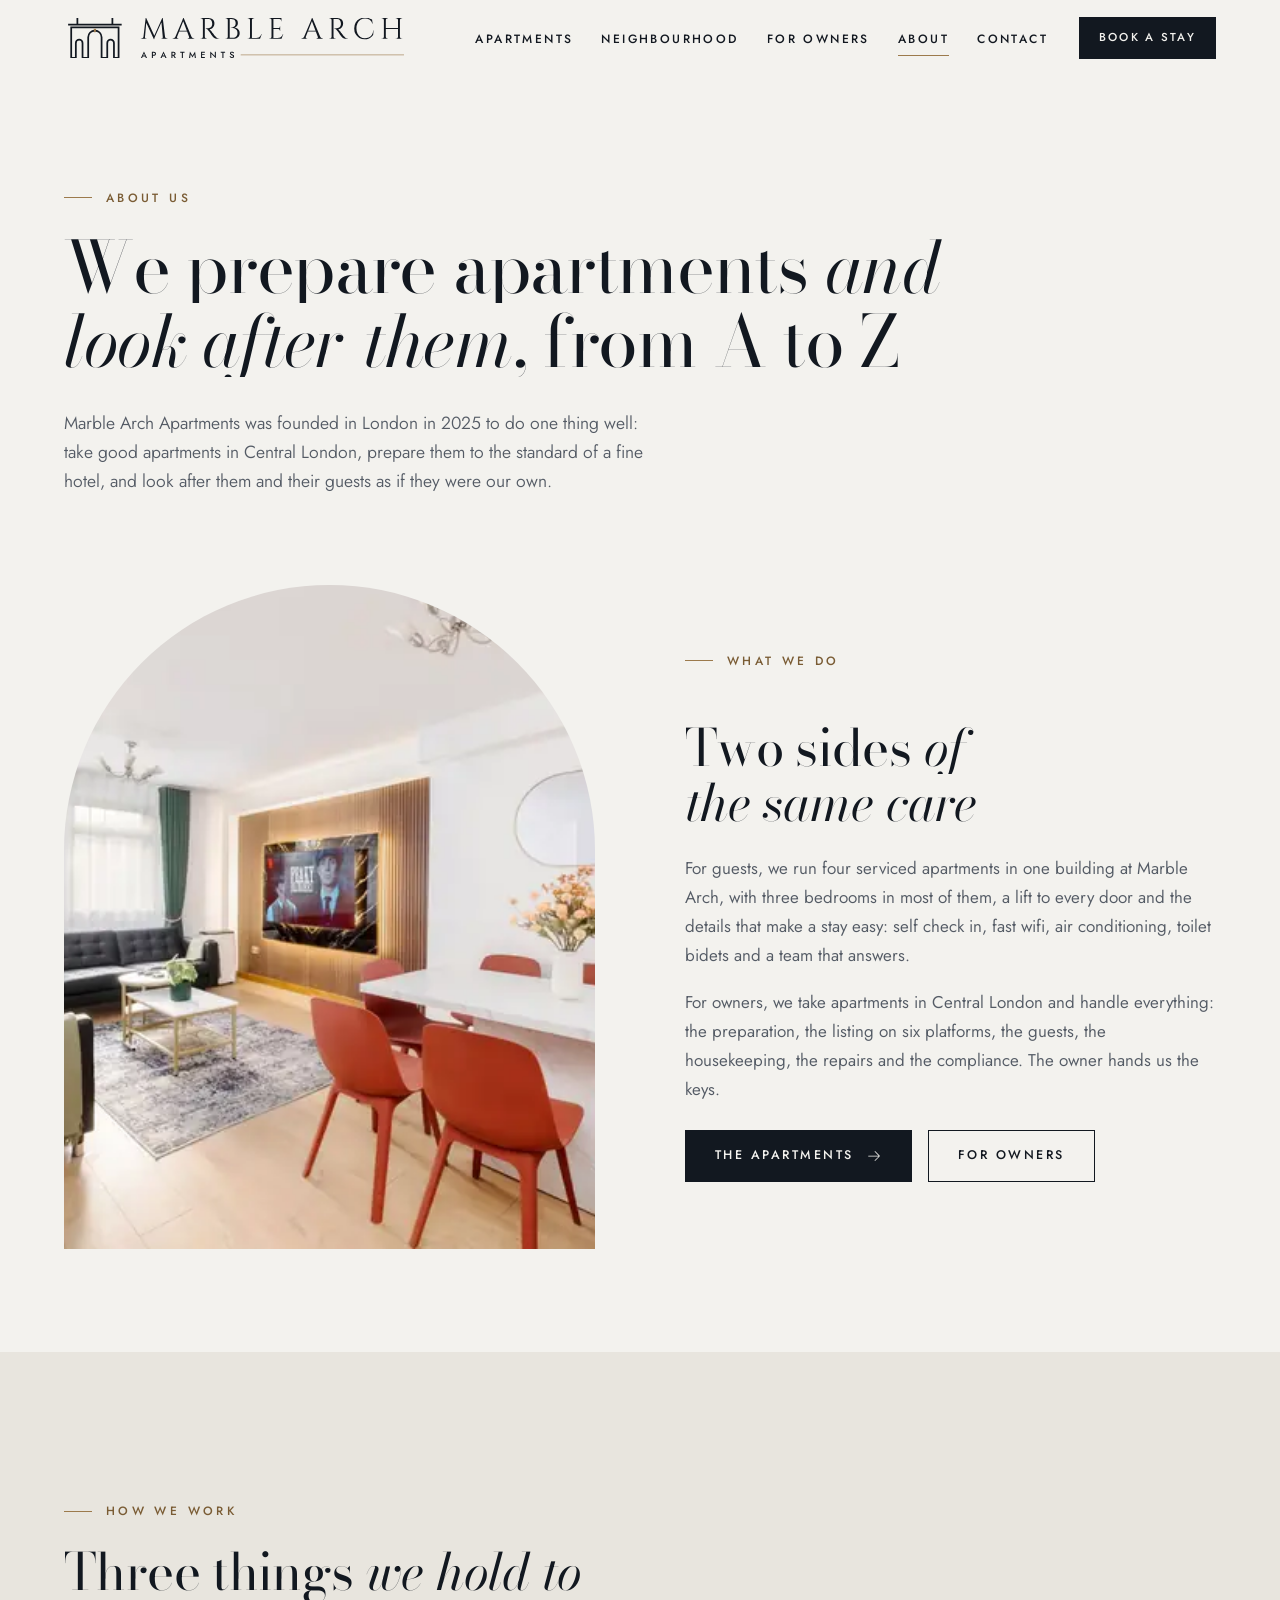
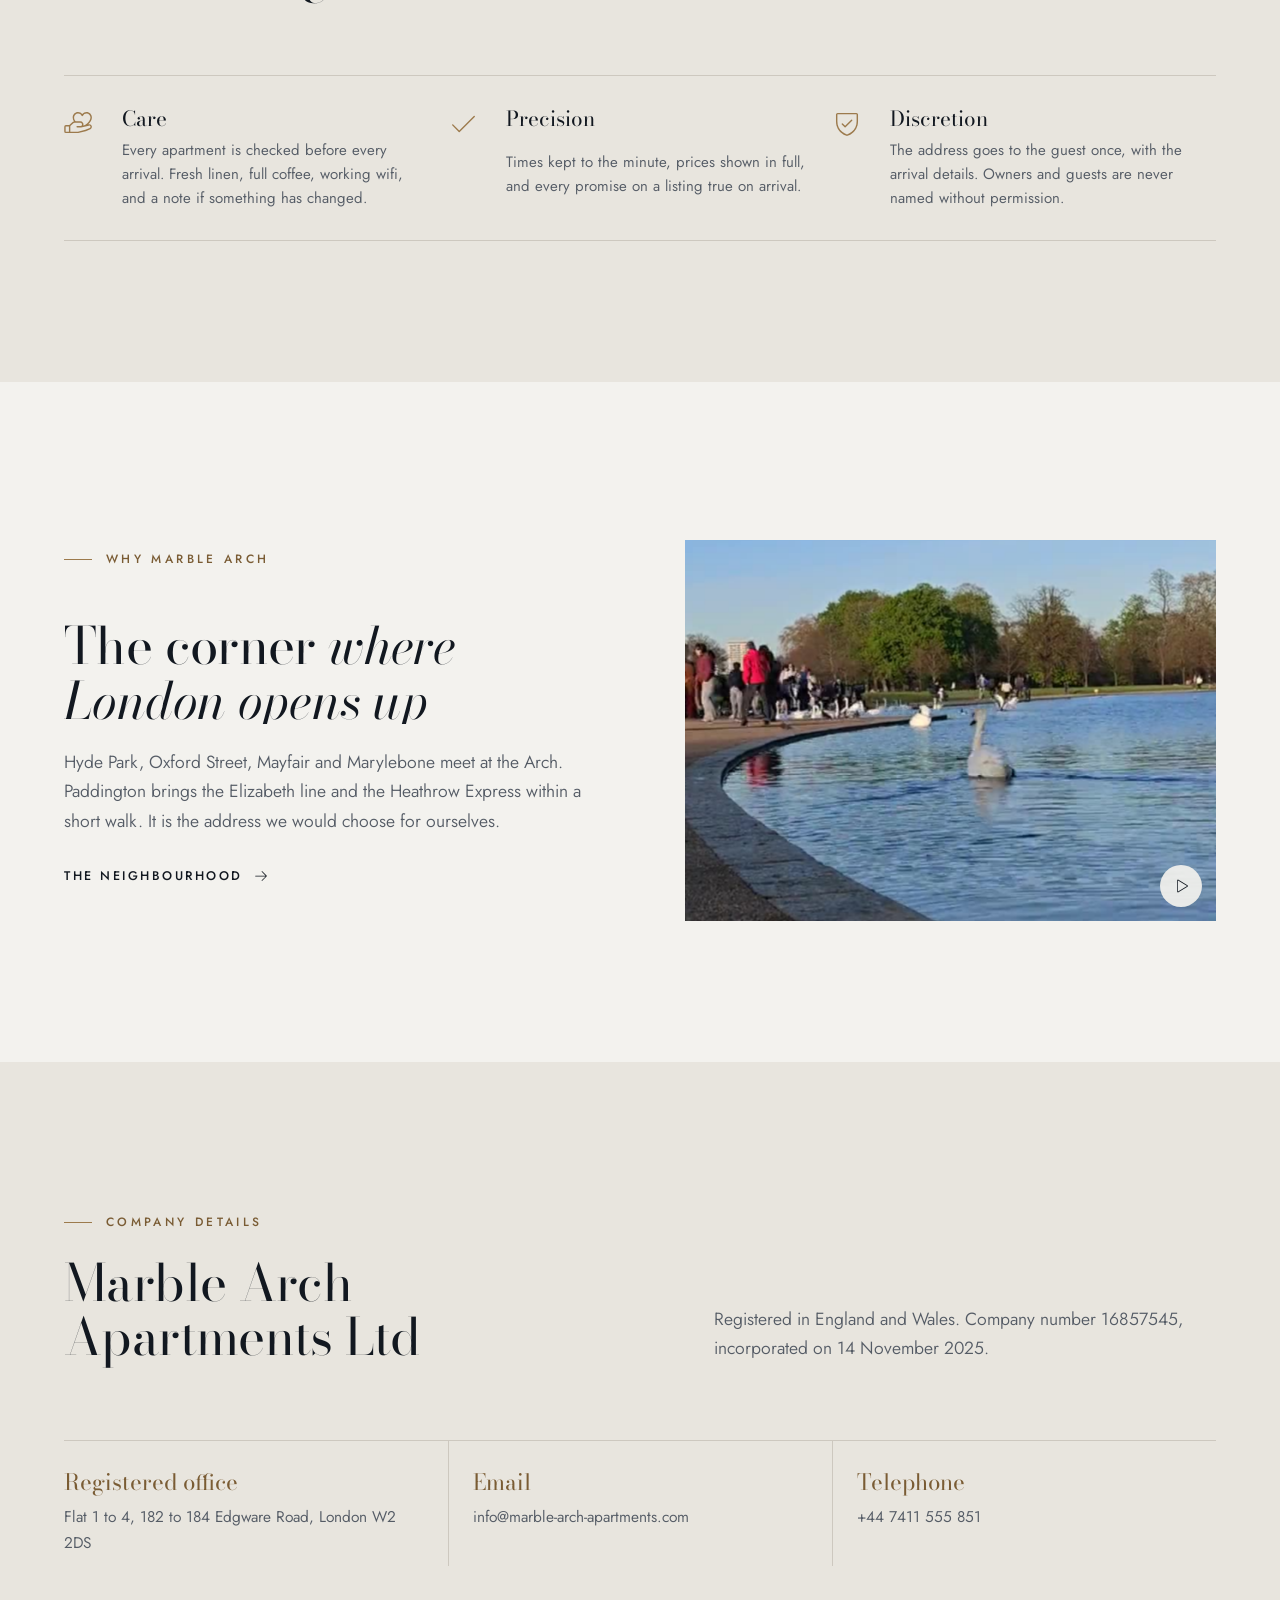
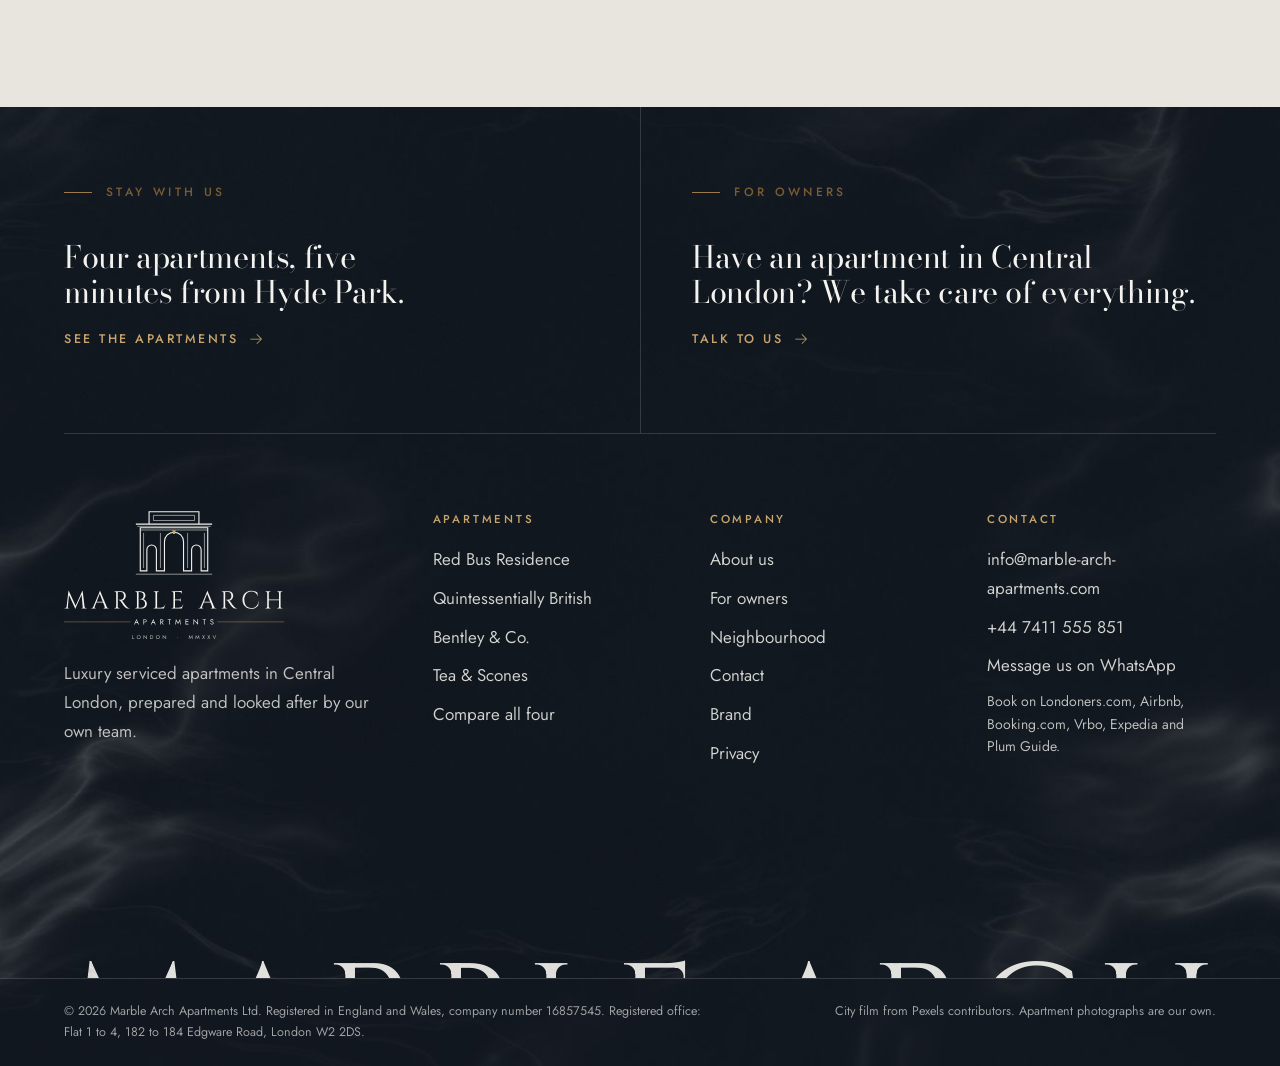
<file: about.html>
<!doctype html>
<html lang="en-GB">
<head>
<meta charset="utf-8">
<meta name="viewport" content="width=device-width, initial-scale=1, viewport-fit=cover">
<title>About · Marble Arch Apartments</title>
<meta name="claude:viewport-fit-sides" content="cover">
<meta name="description" content="Marble Arch Apartments prepares and looks after luxury serviced apartments in Central London, for guests and for owners.">
<meta name="theme-color" content="#F3F2EE">
<meta name="referrer" content="strict-origin-when-cross-origin">
<link rel="canonical" href="https://marble-arch-apartments.com/about.html">
<meta property="og:site_name" content="Marble Arch Apartments">
<meta property="og:title" content="About · Marble Arch Apartments">
<meta property="og:description" content="Marble Arch Apartments prepares and looks after luxury serviced apartments in Central London, for guests and for owners.">
<meta property="og:type" content="website">
<meta property="og:url" content="https://marble-arch-apartments.com/about.html">
<meta property="og:image" content="https://marble-arch-apartments.com/assets/img/og.jpg">
<meta property="og:image:width" content="1200">
<meta property="og:image:height" content="630">
<meta property="og:locale" content="en_GB">
<meta name="twitter:card" content="summary_large_image">
<link rel="icon" href="assets/logo/favicon.svg" type="image/svg+xml">
<link rel="apple-touch-icon" href="assets/logo/apple-touch-icon.png">
<link rel="stylesheet" href="assets/css/fonts.css?v=20261021">
<link rel="stylesheet" href="assets/css/site.css?v=20261021">
<script>(function(d){var h=d.documentElement;h.classList.add('js');try{if(matchMedia('(prefers-reduced-motion: reduce)').matches)h.classList.add('rm')}catch(e){}try{var s=sessionStorage;if(s.getItem('maa-curtain')==='1'){h.classList.add('curtain-in');s.removeItem('maa-curtain')}if(s.getItem('maa-seen')==='1')h.classList.add('no-preloader')}catch(e){}})(document);</script>
</head>
<body>
<svg class="sprite" aria-hidden="true" focusable="false" style="position:absolute;width:0;height:0;overflow:hidden"><symbol id="i-arrow-right" viewBox="0 0 256 256"><path d="M220.24,132.24l-72,72a6,6,0,0,1-8.48-8.48L201.51,134H40a6,6,0,0,1,0-12H201.51L139.76,60.24a6,6,0,0,1,8.48-8.48l72,72A6,6,0,0,1,220.24,132.24Z"/></symbol><symbol id="i-check" viewBox="0 0 256 256"><path d="M228.24,76.24l-128,128a6,6,0,0,1-8.48,0l-56-56a6,6,0,0,1,8.48-8.48L96,191.51,219.76,67.76a6,6,0,0,1,8.48,8.48Z"/></symbol><symbol id="i-hand-heart" viewBox="0 0 256 256"><path d="M229.12,142.65a22.43,22.43,0,0,0-19.55-3.88l-4.32,1C227,119.55,238,99.51,238,80c0-25.36-20.39-46-45.46-46A45.51,45.51,0,0,0,156,52a45.51,45.51,0,0,0-36.54-18C94.39,34,74,54.64,74,80c0,11.38,3.63,22.49,11.29,34.36a29.73,29.73,0,0,0-16.56,8.43L45.52,146H16A14,14,0,0,0,2,160v40a14,14,0,0,0,14,14H120a6,6,0,0,0,1.46-.18l64-16a7.16,7.16,0,0,0,.89-.3L225.17,181l.33-.15a22.6,22.6,0,0,0,3.62-38.18ZM119.46,46a33.16,33.16,0,0,1,31,20.28,6,6,0,0,0,11.1,0,33.16,33.16,0,0,1,31-20.28C210.68,46,226,61.57,226,80c0,20.24-16.18,43-46.8,65.75l-14.87,3.42A26,26,0,0,0,140,114H99.67C90.36,101.67,86,90.81,86,80,86,61.57,101.32,46,119.46,46ZM14,200V160a2,2,0,0,1,2-2H42v44H16A2,2,0,0,1,14,200Zm206.28-30-38.2,16.27L119.26,202H54V154.49l23.21-23.22A17.88,17.88,0,0,1,89.94,126H140a14,14,0,0,1,0,28H112a6,6,0,0,0,0,12h32a6,6,0,0,0,1.34-.15l67-15.41.24-.06A10.6,10.6,0,0,1,220.28,170Z"/></symbol><symbol id="i-pause" viewBox="0 0 256 256"><path d="M200,34H160a14,14,0,0,0-14,14V208a14,14,0,0,0,14,14h40a14,14,0,0,0,14-14V48A14,14,0,0,0,200,34Zm2,174a2,2,0,0,1-2,2H160a2,2,0,0,1-2-2V48a2,2,0,0,1,2-2h40a2,2,0,0,1,2,2ZM96,34H56A14,14,0,0,0,42,48V208a14,14,0,0,0,14,14H96a14,14,0,0,0,14-14V48A14,14,0,0,0,96,34Zm2,174a2,2,0,0,1-2,2H56a2,2,0,0,1-2-2V48a2,2,0,0,1,2-2H96a2,2,0,0,1,2,2Z"/></symbol><symbol id="i-play" viewBox="0 0 256 256"><path d="M231.36,116.19,87.28,28.06a14,14,0,0,0-14.18-.27A13.69,13.69,0,0,0,66,39.87V216.13a13.69,13.69,0,0,0,7.1,12.08,14,14,0,0,0,14.18-.27l144.08-88.13a13.82,13.82,0,0,0,0-23.62Zm-6.26,13.38L81,217.7a2,2,0,0,1-2.06,0,1.78,1.78,0,0,1-1-1.61V39.87a1.78,1.78,0,0,1,1-1.61A2.06,2.06,0,0,1,80,38a2,2,0,0,1,1,.31L225.1,126.43a1.82,1.82,0,0,1,0,3.14Z"/></symbol><symbol id="i-shield-check" viewBox="0 0 256 256"><path d="M208,42H48A14,14,0,0,0,34,56v56c0,51.94,25.12,83.4,46.2,100.64,22.73,18.6,45.27,24.89,46.22,25.15a6,6,0,0,0,3.16,0c.95-.26,23.49-6.55,46.22-25.15C196.88,195.4,222,163.94,222,112V56A14,14,0,0,0,208,42Zm2,70c0,37.76-13.94,68.39-41.44,91.06A131.17,131.17,0,0,1,128,225.72a130.94,130.94,0,0,1-40.56-22.66C59.94,180.39,46,149.76,46,112V56a2,2,0,0,1,2-2H208a2,2,0,0,1,2,2ZM172.24,99.76a6,6,0,0,1,0,8.48l-56,56a6,6,0,0,1-8.48,0l-24-24a6,6,0,0,1,8.48-8.48L112,151.51l51.76-51.75A6,6,0,0,1,172.24,99.76Z"/></symbol></svg>
<a class="skip" href="#main">Skip to content</a>
<header class="site-header" id="top">
  <div class="wrap">
    <a class="brandmark" href="index.html" aria-label="Marble Arch Apartments, home"><img src="assets/logo/logo-horizontal-ink.svg" width="653" height="77" alt="Marble Arch Apartments"></a>
    <nav class="nav" aria-label="Main">
      <ul class="nav__links"><li><a href="apartments.html">Apartments</a></li><li><a href="neighbourhood.html">Neighbourhood</a></li><li><a href="owners.html">For owners</a></li><li><a href="about.html" aria-current="page">About</a></li><li><a href="contact.html">Contact</a></li></ul>
      <a class="btn btn--sm" href="apartments.html">Book a stay</a>
      <button class="menu-btn" type="button" aria-expanded="false" aria-controls="menu" aria-label="Menu"><span></span></button>
    </nav>
  </div>
</header>
<div class="menu" id="menu" aria-hidden="true">
  <ul class="menu__list"><li><a href="index.html"><span class="numeral" aria-hidden="true">I</span>Home</a></li><li><a href="apartments.html"><span class="numeral" aria-hidden="true">II</span>Apartments</a></li><li><a href="neighbourhood.html"><span class="numeral" aria-hidden="true">III</span>Neighbourhood</a></li><li><a href="owners.html"><span class="numeral" aria-hidden="true">IV</span>For owners</a></li><li><a href="about.html" aria-current="page"><span class="numeral" aria-hidden="true">V</span>About</a></li><li><a href="contact.html"><span class="numeral" aria-hidden="true">VI</span>Contact</a></li></ul>
  <img class="menu__arch" src="assets/logo/mark-line-ink.svg" alt="" width="240" height="200">
  <div class="menu__foot small"><span class="menu__contact"><a href="tel:+447411555851">+44 7411 555 851</a><span aria-hidden="true">·</span><a href="mailto:info@marble-arch-apartments.com">info@marble-arch-apartments.com</a></span><a class="link" href="owners.html">Own an apartment? <svg class="i" aria-hidden="true" focusable="false"><use href="#i-arrow-right"/></svg></a></div>
</div>
<div class="curtain" aria-hidden="true"><img src="assets/logo/mark-line-ink.svg" alt="" width="96" height="80"></div>
<div class="toast" role="status" aria-live="polite"></div>
<div class="cursor" aria-hidden="true"><span></span></div>
<main id="main">
<section class="page-hero">
  <div class="wrap">
    <p class="eyebrow">About us</p>
    <h1 class="h1" data-reveal="lines">We prepare apartments <em>and look after them</em>, from A to Z</h1>
    <p class="lead muted">Marble Arch Apartments was founded in London in 2025 to do one thing well: take good apartments in Central London, prepare them to the standard of a fine hotel, and look after them and their guests as if they were our own.</p>
  </div>
</section>
<section class="section--tight" style="padding-top:0">
  <div class="wrap"><div class="split">
    <div class="arch-frame" style="aspect-ratio:4/5" data-reveal="image"><img src="assets/photos/bentley-and-co/01-l.webp" srcset="assets/photos/bentley-and-co/01-s.webp 640w, assets/photos/bentley-and-co/01-m.webp 1100w, assets/photos/bentley-and-co/01-l.webp 1920w" sizes="(max-width: 900px) 100vw, 50vw" width="1920" height="1280" alt="Living room with black leather sofas, a white dining table and red chairs" loading="lazy" decoding="async"></div>
    <div style="display:grid;gap:26px">
      <p class="eyebrow">What we do</p>
      <h2 class="h2" data-reveal="lines">Two sides <em>of the same care</em></h2>
      <div class="body muted"><p>For guests, we run four serviced apartments in one building at Marble Arch, with three bedrooms in most of them, a lift to every door and the details that make a stay easy: self check in, fast wifi, air conditioning, toilet bidets and a team that answers.</p><p>For owners, we take apartments in Central London and handle everything: the preparation, the listing on six platforms, the guests, the housekeeping, the repairs and the compliance. The owner hands us the keys.</p></div>
      <div class="actions"><a class="btn" href="apartments.html">The apartments <svg class="i" aria-hidden="true" focusable="false"><use href="#i-arrow-right"/></svg></a><a class="btn btn--ghost" href="owners.html">For owners</a></div>
    </div>
  </div></div>
</section>
<section class="section band-stone">
  <div class="wrap">
    <div class="head"><div><p class="eyebrow">How we work</p><h2 class="h2" data-reveal="lines">Three things <em>we hold to</em></h2></div></div>
    <div class="standard standard--3" data-reveal="stagger">
      <div class="std"><svg class="i" aria-hidden="true" focusable="false"><use href="#i-hand-heart"/></svg><h3>Care</h3><p>Every apartment is checked before every arrival. Fresh linen, full coffee, working wifi, and a note if something has changed.</p></div>
      <div class="std"><svg class="i" aria-hidden="true" focusable="false"><use href="#i-check"/></svg><h3>Precision</h3><p>Times kept to the minute, prices shown in full, and every promise on a listing true on arrival.</p></div>
      <div class="std"><svg class="i" aria-hidden="true" focusable="false"><use href="#i-shield-check"/></svg><h3>Discretion</h3><p>The address goes to the guest once, with the arrival details. Owners and guests are never named without permission.</p></div>
    </div>
  </div>
</section>
<section class="section">
  <div class="wrap"><div class="split split--rev">
    <div class="frame vid" style="aspect-ratio:4/3" data-reveal="image"><video data-auto muted loop playsinline preload="none" poster="media/places/hyde-park.jpg" aria-label="The lake in Hyde Park on a bright day"><source src="media/places/hyde-park.mp4" type="video/mp4"></video><button class="vid-ctl" type="button" aria-label="Play the film"><svg class="i" aria-hidden="true" focusable="false"><use href="#i-play"/></svg></button></div>
    <div style="display:grid;gap:24px">
      <p class="eyebrow">Why Marble Arch</p>
      <h2 class="h2" data-reveal="lines">The corner <em>where London opens up</em></h2>
      <p class="lead muted">Hyde Park, Oxford Street, Mayfair and Marylebone meet at the Arch. Paddington brings the Elizabeth line and the Heathrow Express within a short walk. It is the address we would choose for ourselves.</p>
      <div class="actions"><a class="link" href="neighbourhood.html">The neighbourhood <svg class="i" aria-hidden="true" focusable="false"><use href="#i-arrow-right"/></svg></a></div>
    </div>
  </div></div>
</section>
<section class="section band-stone">
  <div class="wrap">
    <div class="head"><div><p class="eyebrow">Company details</p><h2 class="h2">Marble Arch Apartments Ltd</h2></div><p class="lead muted">Registered in England and Wales. Company number 16857545, incorporated on 14 November 2025.</p></div>
    <div class="timeline timeline--3">
      <div><b style="font-size:1.4rem">Registered office</b><p>Flat 1 to 4, 182 to 184 Edgware Road, London W2 2DS</p></div>
      <div><b style="font-size:1.4rem">Email</b><p><a href="mailto:info@marble-arch-apartments.com">info@marble-arch-apartments.com</a></p></div>
      <div><b style="font-size:1.4rem">Telephone</b><p><a href="tel:+447411555851">+44 7411 555 851</a></p></div>
    </div>
  </div>
</section>
</main>
<footer class="site-footer">
  <div class="wrap">
    <div class="footer__cta">
      <a href="apartments.html"><span class="eyebrow">Stay with us</span><span class="h3">Four apartments, five minutes from Hyde Park.</span><span class="link">See the apartments <svg class="i" aria-hidden="true" focusable="false"><use href="#i-arrow-right"/></svg></span></a>
      <a href="owners.html"><span class="eyebrow">For owners</span><span class="h3">Have an apartment in Central London? We take care of everything.</span><span class="link">Talk to us <svg class="i" aria-hidden="true" focusable="false"><use href="#i-arrow-right"/></svg></span></a>
    </div>
    <div class="footer__cols">
      <div class="footer__brand">
        <img src="assets/logo/logo-stacked-marble.svg" alt="Marble Arch Apartments" width="220" height="190" loading="lazy">
        <p>Luxury serviced apartments in Central London, prepared and looked after by our own team.</p>
      </div>
      <div><h4>Apartments</h4><ul><li><a href="red-bus-residence.html">Red Bus Residence</a></li><li><a href="quintessentially-british.html">Quintessentially British</a></li><li><a href="bentley-and-co.html">Bentley &amp; Co.</a></li><li><a href="tea-and-scones.html">Tea &amp; Scones</a></li><li><a href="apartments.html">Compare all four</a></li></ul></div>
      <div><h4>Company</h4><ul><li><a href="about.html">About us</a></li><li><a href="owners.html">For owners</a></li><li><a href="neighbourhood.html">Neighbourhood</a></li><li><a href="contact.html">Contact</a></li><li><a href="brand.html">Brand</a></li><li><a href="privacy.html">Privacy</a></li></ul></div>
      <div><h4>Contact</h4>
        <p><a href="mailto:info@marble-arch-apartments.com">info@marble-arch-apartments.com</a></p>
        <p><a href="tel:+447411555851">+44 7411 555 851</a></p>
        <p><a href="https://wa.me/447411555851" target="_blank" rel="noopener">Message us on WhatsApp</a></p>
        <p class="small">Book on Londoners.com, Airbnb, Booking.com, Vrbo, Expedia and Plum Guide.</p>
      </div>
    </div>
  </div>
  <div class="footer__word" aria-hidden="true"><span>MARBLE ARCH</span></div>
  <div class="footer__legal"><div class="wrap" style="display:flex;flex-wrap:wrap;gap:8px 22px;justify-content:space-between">
    <p>© <span data-year>2026</span> Marble Arch Apartments Ltd. Registered in England and Wales, company number 16857545. Registered office: Flat 1 to 4, 182 to 184 Edgware Road, London W2 2DS.</p>
    <p>City film from Pexels contributors. Apartment photographs are our own.</p>
  </div></div>
</footer>
<script src="assets/js/vendor/gsap.min.js?v=20261021" defer></script><script src="assets/js/vendor/ScrollTrigger.min.js?v=20261021" defer></script><script src="assets/js/vendor/SplitText.min.js?v=20261021" defer></script><script src="assets/js/vendor/CustomEase.min.js?v=20261021" defer></script><script src="assets/js/vendor/lenis.min.js?v=20261021" defer></script><script src="assets/js/data.js?v=20261021" defer></script><script src="assets/js/site.js?v=20261021" defer></script>
</body>
</html>
</file>
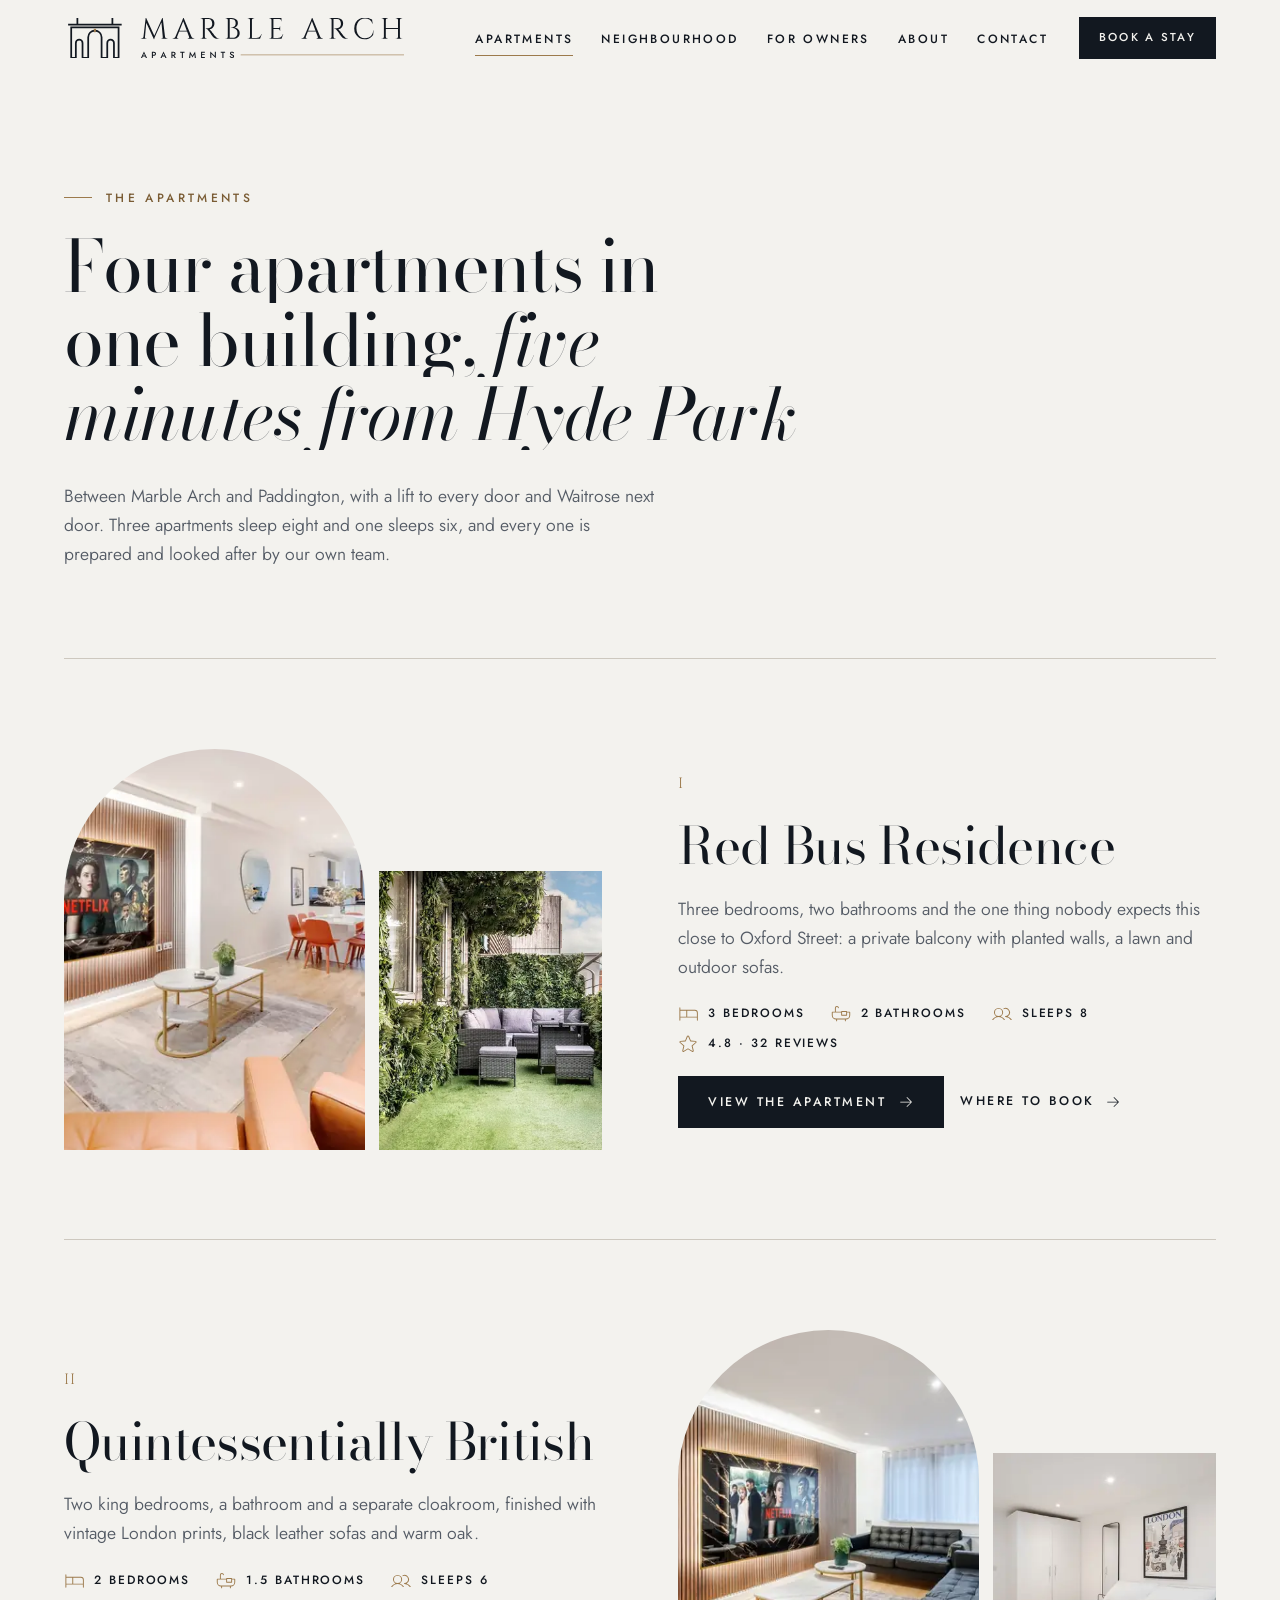
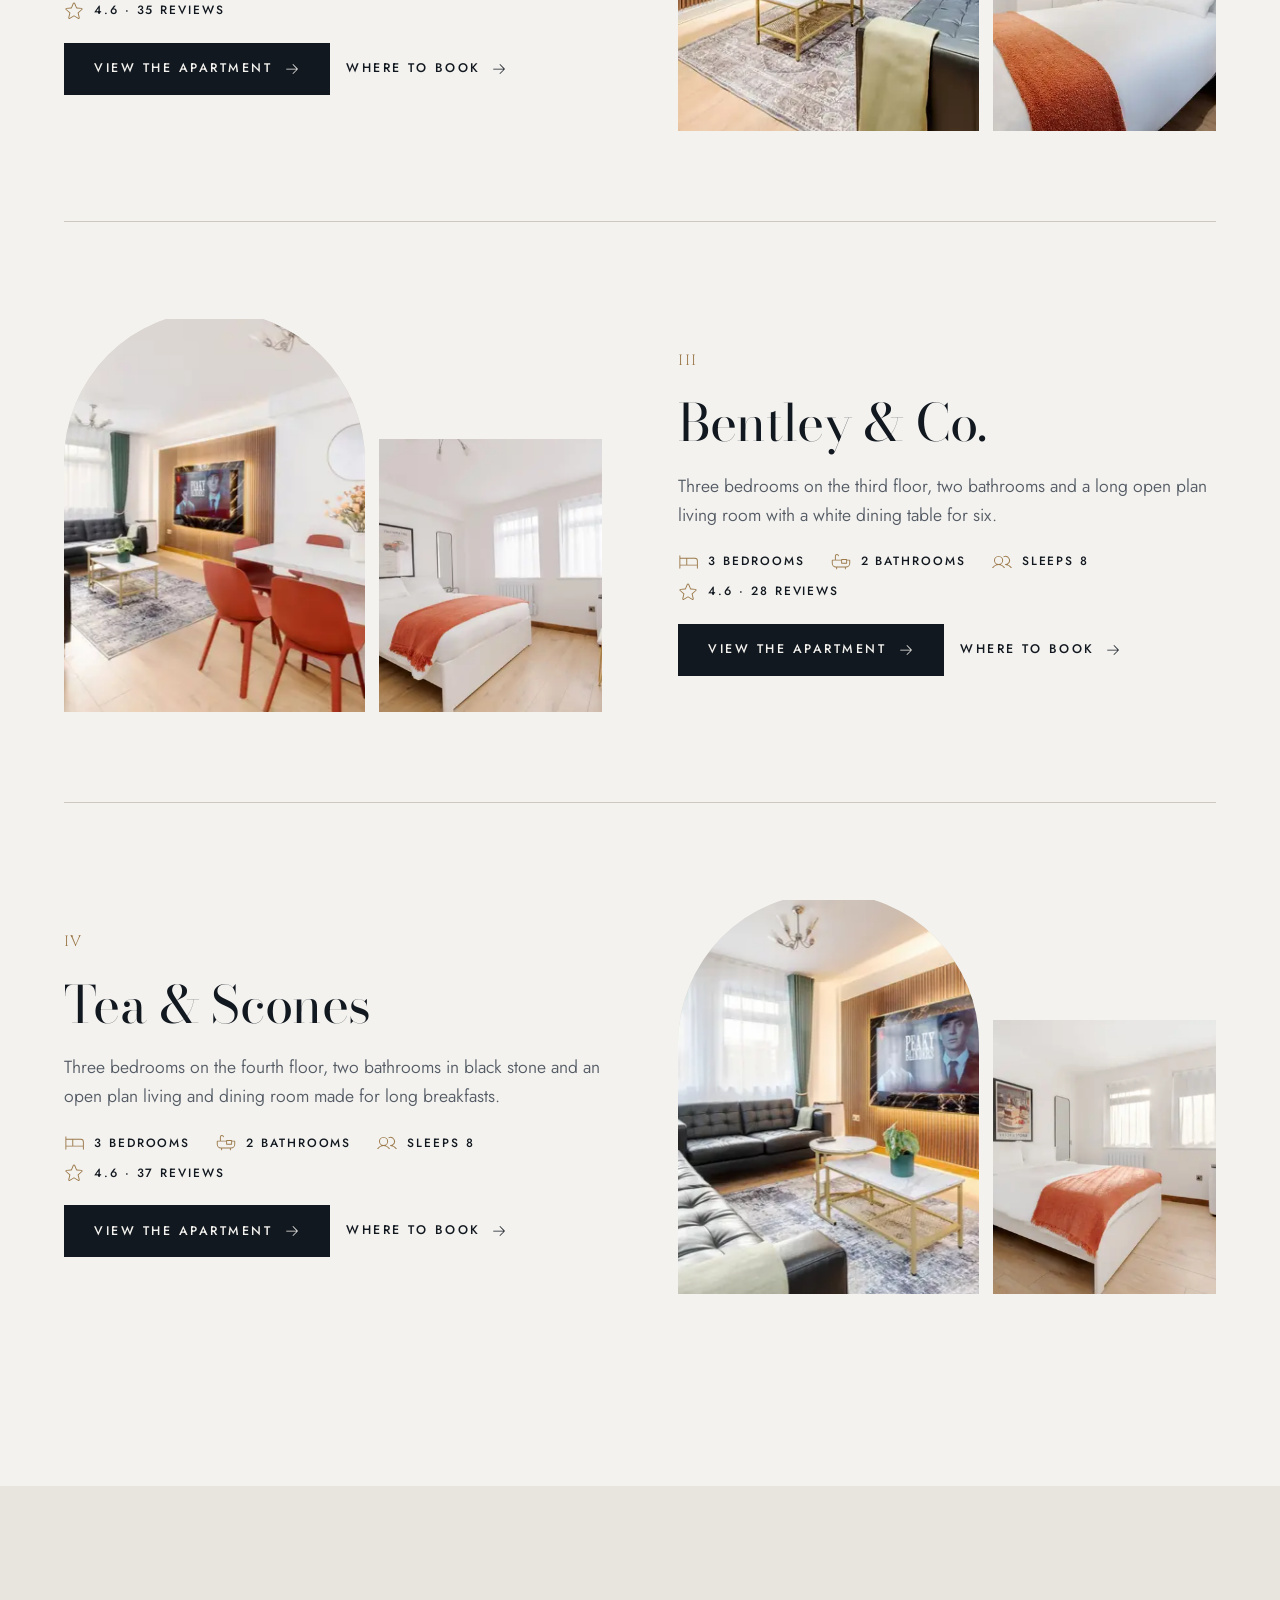
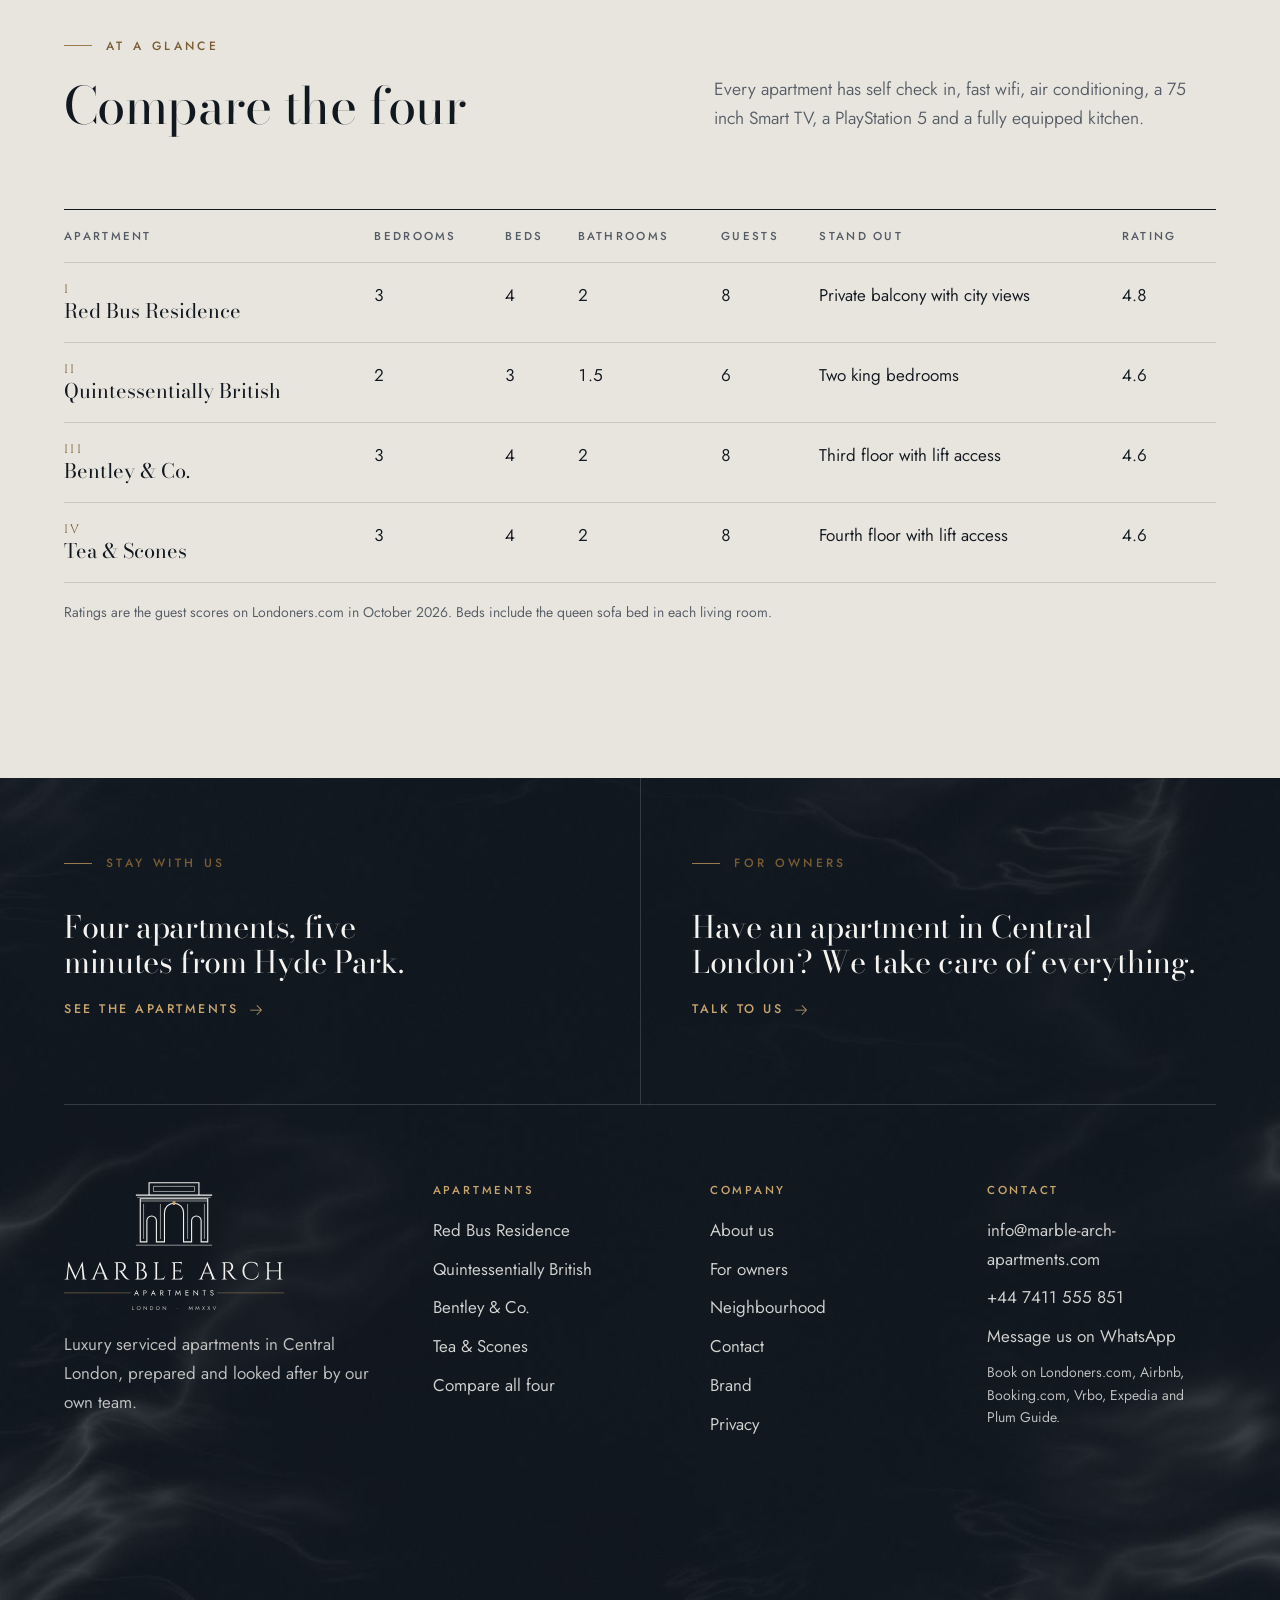
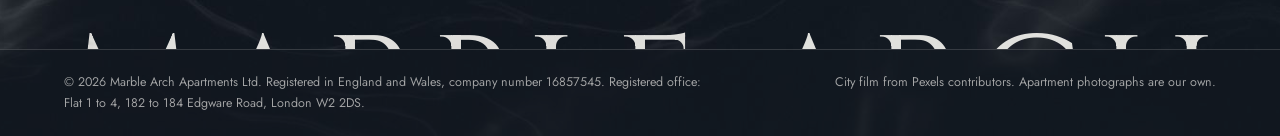
<file: apartments.html>
<!doctype html>
<html lang="en-GB">
<head>
<meta charset="utf-8">
<meta name="viewport" content="width=device-width, initial-scale=1, viewport-fit=cover">
<title>The Apartments · Marble Arch Apartments</title>
<meta name="claude:viewport-fit-sides" content="cover">
<meta name="description" content="Four luxury serviced apartments at Marble Arch, London: Red Bus Residence, Quintessentially British, Bentley &amp; Co. and Tea &amp; Scones.">
<meta name="theme-color" content="#F3F2EE">
<meta name="referrer" content="strict-origin-when-cross-origin">
<link rel="canonical" href="https://marble-arch-apartments.com/apartments.html">
<meta property="og:site_name" content="Marble Arch Apartments">
<meta property="og:title" content="The Apartments · Marble Arch Apartments">
<meta property="og:description" content="Four luxury serviced apartments at Marble Arch, London: Red Bus Residence, Quintessentially British, Bentley &amp; Co. and Tea &amp; Scones.">
<meta property="og:type" content="website">
<meta property="og:url" content="https://marble-arch-apartments.com/apartments.html">
<meta property="og:image" content="https://marble-arch-apartments.com/assets/img/og.jpg">
<meta property="og:image:width" content="1200">
<meta property="og:image:height" content="630">
<meta property="og:locale" content="en_GB">
<meta name="twitter:card" content="summary_large_image">
<link rel="icon" href="assets/logo/favicon.svg" type="image/svg+xml">
<link rel="apple-touch-icon" href="assets/logo/apple-touch-icon.png">
<link rel="stylesheet" href="assets/css/fonts.css?v=20261021">
<link rel="stylesheet" href="assets/css/site.css?v=20261021">
<script>(function(d){var h=d.documentElement;h.classList.add('js');try{if(matchMedia('(prefers-reduced-motion: reduce)').matches)h.classList.add('rm')}catch(e){}try{var s=sessionStorage;if(s.getItem('maa-curtain')==='1'){h.classList.add('curtain-in');s.removeItem('maa-curtain')}if(s.getItem('maa-seen')==='1')h.classList.add('no-preloader')}catch(e){}})(document);</script>
</head>
<body>
<svg class="sprite" aria-hidden="true" focusable="false" style="position:absolute;width:0;height:0;overflow:hidden"><symbol id="i-arrow-right" viewBox="0 0 256 256"><path d="M220.24,132.24l-72,72a6,6,0,0,1-8.48-8.48L201.51,134H40a6,6,0,0,1,0-12H201.51L139.76,60.24a6,6,0,0,1,8.48-8.48l72,72A6,6,0,0,1,220.24,132.24Z"/></symbol><symbol id="i-bathtub" viewBox="0 0 256 256"><path d="M240,98H206V96a6,6,0,0,0-6-6H136a6,6,0,0,0-6,6v2H62V52A14,14,0,0,1,76,38,14.47,14.47,0,0,1,90.12,49.19a6,6,0,1,0,11.76-2.38A26.32,26.32,0,0,0,76,26,26,26,0,0,0,50,52V98H16a6,6,0,0,0-6,6v40a54.06,54.06,0,0,0,54,54h2v18a6,6,0,0,0,12,0V198H178v18a6,6,0,0,0,12,0V198h2a54.06,54.06,0,0,0,54-54V104A6,6,0,0,0,240,98Zm-98,4h52v36H142Zm92,42a42,42,0,0,1-42,42H64a42,42,0,0,1-42-42V110H130v34a6,6,0,0,0,6,6h64a6,6,0,0,0,6-6V110h28Z"/></symbol><symbol id="i-bed" viewBox="0 0 256 256"><path d="M216,74H30V48a6,6,0,0,0-12,0V208a6,6,0,0,0,12,0V174H242v34a6,6,0,0,0,12,0V112A38,38,0,0,0,216,74ZM30,86h76v76H30Zm88,76V86h98a26,26,0,0,1,26,26v50Z"/></symbol><symbol id="i-pause" viewBox="0 0 256 256"><path d="M200,34H160a14,14,0,0,0-14,14V208a14,14,0,0,0,14,14h40a14,14,0,0,0,14-14V48A14,14,0,0,0,200,34Zm2,174a2,2,0,0,1-2,2H160a2,2,0,0,1-2-2V48a2,2,0,0,1,2-2h40a2,2,0,0,1,2,2ZM96,34H56A14,14,0,0,0,42,48V208a14,14,0,0,0,14,14H96a14,14,0,0,0,14-14V48A14,14,0,0,0,96,34Zm2,174a2,2,0,0,1-2,2H56a2,2,0,0,1-2-2V48a2,2,0,0,1,2-2H96a2,2,0,0,1,2,2Z"/></symbol><symbol id="i-play" viewBox="0 0 256 256"><path d="M231.36,116.19,87.28,28.06a14,14,0,0,0-14.18-.27A13.69,13.69,0,0,0,66,39.87V216.13a13.69,13.69,0,0,0,7.1,12.08,14,14,0,0,0,14.18-.27l144.08-88.13a13.82,13.82,0,0,0,0-23.62Zm-6.26,13.38L81,217.7a2,2,0,0,1-2.06,0,1.78,1.78,0,0,1-1-1.61V39.87a1.78,1.78,0,0,1,1-1.61A2.06,2.06,0,0,1,80,38a2,2,0,0,1,1,.31L225.1,126.43a1.82,1.82,0,0,1,0,3.14Z"/></symbol><symbol id="i-star" viewBox="0 0 256 256"><path d="M237.28,97.87A14.18,14.18,0,0,0,224.76,88l-60.25-4.87-23.22-56.2a14.37,14.37,0,0,0-26.58,0L91.49,83.11,31.24,88a14.18,14.18,0,0,0-12.52,9.89A14.43,14.43,0,0,0,23,113.32L69,152.93l-14,59.25a14.4,14.4,0,0,0,5.59,15,14.1,14.1,0,0,0,15.91.6L128,196.12l51.58,31.71a14.1,14.1,0,0,0,15.91-.6,14.4,14.4,0,0,0,5.59-15l-14-59.25L233,113.32A14.43,14.43,0,0,0,237.28,97.87Zm-12.14,6.37-48.69,42a6,6,0,0,0-1.92,5.92l14.88,62.79a2.35,2.35,0,0,1-.95,2.57,2.24,2.24,0,0,1-2.6.1L131.14,184a6,6,0,0,0-6.28,0L70.14,217.61a2.24,2.24,0,0,1-2.6-.1,2.35,2.35,0,0,1-1-2.57l14.88-62.79a6,6,0,0,0-1.92-5.92l-48.69-42a2.37,2.37,0,0,1-.73-2.65,2.28,2.28,0,0,1,2.07-1.65l63.92-5.16a6,6,0,0,0,5.06-3.69l24.63-59.6a2.35,2.35,0,0,1,4.38,0l24.63,59.6a6,6,0,0,0,5.06,3.69l63.92,5.16a2.28,2.28,0,0,1,2.07,1.65A2.37,2.37,0,0,1,225.14,104.24Z"/></symbol><symbol id="i-users" viewBox="0 0 256 256"><path d="M112.6,158.43a58,58,0,1,0-57.2,0A93.83,93.83,0,0,0,5.21,196.72a6,6,0,0,0,10.05,6.56,82,82,0,0,1,137.48,0,6,6,0,0,0,10-6.56A93.83,93.83,0,0,0,112.6,158.43ZM38,108a46,46,0,1,1,46,46A46.06,46.06,0,0,1,38,108Zm211,97a6,6,0,0,1-8.3-1.74A81.8,81.8,0,0,0,172,166a6,6,0,0,1,0-12,46,46,0,1,0-17.08-88.73,6,6,0,1,1-4.46-11.14,58,58,0,0,1,50.14,104.3,93.83,93.83,0,0,1,50.19,38.29A6,6,0,0,1,249,205Z"/></symbol></svg>
<a class="skip" href="#main">Skip to content</a>
<header class="site-header" id="top">
  <div class="wrap">
    <a class="brandmark" href="index.html" aria-label="Marble Arch Apartments, home"><img src="assets/logo/logo-horizontal-ink.svg" width="653" height="77" alt="Marble Arch Apartments"></a>
    <nav class="nav" aria-label="Main">
      <ul class="nav__links"><li><a href="apartments.html" aria-current="page">Apartments</a></li><li><a href="neighbourhood.html">Neighbourhood</a></li><li><a href="owners.html">For owners</a></li><li><a href="about.html">About</a></li><li><a href="contact.html">Contact</a></li></ul>
      <a class="btn btn--sm" href="apartments.html">Book a stay</a>
      <button class="menu-btn" type="button" aria-expanded="false" aria-controls="menu" aria-label="Menu"><span></span></button>
    </nav>
  </div>
</header>
<div class="menu" id="menu" aria-hidden="true">
  <ul class="menu__list"><li><a href="index.html"><span class="numeral" aria-hidden="true">I</span>Home</a></li><li><a href="apartments.html" aria-current="page"><span class="numeral" aria-hidden="true">II</span>Apartments</a></li><li><a href="neighbourhood.html"><span class="numeral" aria-hidden="true">III</span>Neighbourhood</a></li><li><a href="owners.html"><span class="numeral" aria-hidden="true">IV</span>For owners</a></li><li><a href="about.html"><span class="numeral" aria-hidden="true">V</span>About</a></li><li><a href="contact.html"><span class="numeral" aria-hidden="true">VI</span>Contact</a></li></ul>
  <img class="menu__arch" src="assets/logo/mark-line-ink.svg" alt="" width="240" height="200">
  <div class="menu__foot small"><span class="menu__contact"><a href="tel:+447411555851">+44 7411 555 851</a><span aria-hidden="true">·</span><a href="mailto:info@marble-arch-apartments.com">info@marble-arch-apartments.com</a></span><a class="link" href="owners.html">Own an apartment? <svg class="i" aria-hidden="true" focusable="false"><use href="#i-arrow-right"/></svg></a></div>
</div>
<div class="curtain" aria-hidden="true"><img src="assets/logo/mark-line-ink.svg" alt="" width="96" height="80"></div>
<div class="toast" role="status" aria-live="polite"></div>
<div class="cursor" aria-hidden="true"><span></span></div>
<main id="main">
<section class="page-hero">
  <div class="wrap">
    <p class="eyebrow">The apartments</p>
    <h1 class="h1" data-reveal="lines">Four apartments in one building, <em>five minutes from Hyde Park</em></h1>
    <p class="lead muted">Between Marble Arch and Paddington, with a lift to every door and Waitrose next door. Three apartments sleep eight and one sleeps six, and every one is prepared and looked after by our own team.</p>
  </div>
</section>
<section class="section--tight" style="padding-top:0">
  <div class="wrap"><article class="home-row" id="red-bus-residence-row">
  <div class="home-row__media">
    <a class="arch-frame" href="red-bus-residence.html" data-cursor="View" data-reveal="image"><img src="assets/photos/red-bus-residence/01-m.webp" srcset="assets/photos/red-bus-residence/01-s.webp 640w, assets/photos/red-bus-residence/01-m.webp 1100w, assets/photos/red-bus-residence/01-l.webp 1920w" sizes="(max-width: 900px) 60vw, 30vw" width="1100" height="733" alt="Living room with orange leather sofas, a 75 inch TV on a lit oak panel wall and the dining table beyond" loading="lazy" decoding="async"></a>
    <div class="frame" data-reveal="image"><img src="assets/photos/red-bus-residence/04-m.webp" srcset="assets/photos/red-bus-residence/04-s.webp 640w, assets/photos/red-bus-residence/04-m.webp 1100w, assets/photos/red-bus-residence/04-l.webp 1920w" sizes="(max-width: 900px) 40vw, 20vw" width="1100" height="733" alt="Private balcony with planted green walls, a lawn and outdoor sofas" loading="lazy" decoding="async"></div>
  </div>
  <div class="home-row__text">
    <span class="numeral">I</span>
    <h2 class="h2"><a href="red-bus-residence.html">Red Bus Residence</a></h2>
    <p class="lead muted">Three bedrooms, two bathrooms and the one thing nobody expects this close to Oxford Street: a private balcony with planted walls, a lawn and outdoor sofas.</p>
    <ul class="specs"><li><svg class="i" aria-hidden="true" focusable="false"><use href="#i-bed"/></svg>3 bedrooms</li><li><svg class="i" aria-hidden="true" focusable="false"><use href="#i-bathtub"/></svg>2 bathrooms</li><li><svg class="i" aria-hidden="true" focusable="false"><use href="#i-users"/></svg>Sleeps 8</li><li><svg class="i" aria-hidden="true" focusable="false"><use href="#i-star"/></svg>4.8 · 32 reviews</li></ul>
    <div class="actions"><a class="btn" href="red-bus-residence.html">View the apartment <svg class="i" aria-hidden="true" focusable="false"><use href="#i-arrow-right"/></svg></a><a class="link" href="red-bus-residence.html#book">Where to book <svg class="i" aria-hidden="true" focusable="false"><use href="#i-arrow-right"/></svg></a></div>
  </div>
</article><article class="home-row" id="quintessentially-british-row">
  <div class="home-row__media">
    <a class="arch-frame" href="quintessentially-british.html" data-cursor="View" data-reveal="image"><img src="assets/photos/quintessentially-british/01-m.webp" srcset="assets/photos/quintessentially-british/01-s.webp 640w, assets/photos/quintessentially-british/01-m.webp 1100w, assets/photos/quintessentially-british/01-l.webp 1920w" sizes="(max-width: 900px) 60vw, 30vw" width="1100" height="733" alt="Living room with black leather sofas and a 75 inch TV on an oak panel wall" loading="lazy" decoding="async"></a>
    <div class="frame" data-reveal="image"><img src="assets/photos/quintessentially-british/10-m.webp" srcset="assets/photos/quintessentially-british/10-s.webp 640w, assets/photos/quintessentially-british/10-m.webp 1100w, assets/photos/quintessentially-british/10-l.webp 1920w" sizes="(max-width: 900px) 40vw, 20vw" width="1100" height="733" alt="King bed with an orange throw and wardrobe" loading="lazy" decoding="async"></div>
  </div>
  <div class="home-row__text">
    <span class="numeral">II</span>
    <h2 class="h2"><a href="quintessentially-british.html">Quintessentially British</a></h2>
    <p class="lead muted">Two king bedrooms, a bathroom and a separate cloakroom, finished with vintage London prints, black leather sofas and warm oak.</p>
    <ul class="specs"><li><svg class="i" aria-hidden="true" focusable="false"><use href="#i-bed"/></svg>2 bedrooms</li><li><svg class="i" aria-hidden="true" focusable="false"><use href="#i-bathtub"/></svg>1.5 bathrooms</li><li><svg class="i" aria-hidden="true" focusable="false"><use href="#i-users"/></svg>Sleeps 6</li><li><svg class="i" aria-hidden="true" focusable="false"><use href="#i-star"/></svg>4.6 · 35 reviews</li></ul>
    <div class="actions"><a class="btn" href="quintessentially-british.html">View the apartment <svg class="i" aria-hidden="true" focusable="false"><use href="#i-arrow-right"/></svg></a><a class="link" href="quintessentially-british.html#book">Where to book <svg class="i" aria-hidden="true" focusable="false"><use href="#i-arrow-right"/></svg></a></div>
  </div>
</article><article class="home-row" id="bentley-and-co-row">
  <div class="home-row__media">
    <a class="arch-frame" href="bentley-and-co.html" data-cursor="View" data-reveal="image"><img src="assets/photos/bentley-and-co/01-m.webp" srcset="assets/photos/bentley-and-co/01-s.webp 640w, assets/photos/bentley-and-co/01-m.webp 1100w, assets/photos/bentley-and-co/01-l.webp 1920w" sizes="(max-width: 900px) 60vw, 30vw" width="1100" height="733" alt="Living room with black leather sofas, a white dining table and red chairs" loading="lazy" decoding="async"></a>
    <div class="frame" data-reveal="image"><img src="assets/photos/bentley-and-co/09-m.webp" srcset="assets/photos/bentley-and-co/09-s.webp 640w, assets/photos/bentley-and-co/09-m.webp 1100w, assets/photos/bentley-and-co/09-l.webp 1920w" sizes="(max-width: 900px) 40vw, 20vw" width="1100" height="733" alt="King bedroom with a classic car print and dressing table" loading="lazy" decoding="async"></div>
  </div>
  <div class="home-row__text">
    <span class="numeral">III</span>
    <h2 class="h2"><a href="bentley-and-co.html">Bentley &amp; Co.</a></h2>
    <p class="lead muted">Three bedrooms on the third floor, two bathrooms and a long open plan living room with a white dining table for six.</p>
    <ul class="specs"><li><svg class="i" aria-hidden="true" focusable="false"><use href="#i-bed"/></svg>3 bedrooms</li><li><svg class="i" aria-hidden="true" focusable="false"><use href="#i-bathtub"/></svg>2 bathrooms</li><li><svg class="i" aria-hidden="true" focusable="false"><use href="#i-users"/></svg>Sleeps 8</li><li><svg class="i" aria-hidden="true" focusable="false"><use href="#i-star"/></svg>4.6 · 28 reviews</li></ul>
    <div class="actions"><a class="btn" href="bentley-and-co.html">View the apartment <svg class="i" aria-hidden="true" focusable="false"><use href="#i-arrow-right"/></svg></a><a class="link" href="bentley-and-co.html#book">Where to book <svg class="i" aria-hidden="true" focusable="false"><use href="#i-arrow-right"/></svg></a></div>
  </div>
</article><article class="home-row" id="tea-and-scones-row">
  <div class="home-row__media">
    <a class="arch-frame" href="tea-and-scones.html" data-cursor="View" data-reveal="image"><img src="assets/photos/tea-and-scones/01-m.webp" srcset="assets/photos/tea-and-scones/01-s.webp 640w, assets/photos/tea-and-scones/01-m.webp 1100w, assets/photos/tea-and-scones/01-l.webp 1920w" sizes="(max-width: 900px) 60vw, 30vw" width="1100" height="735" alt="Living room with black leather sofas and a 75 inch TV on an oak panel wall" loading="lazy" decoding="async"></a>
    <div class="frame" data-reveal="image"><img src="assets/photos/tea-and-scones/11-m.webp" srcset="assets/photos/tea-and-scones/11-s.webp 640w, assets/photos/tea-and-scones/11-m.webp 1100w, assets/photos/tea-and-scones/11-l.webp 1920w" sizes="(max-width: 900px) 40vw, 20vw" width="1100" height="734" alt="King bedroom with an orange throw and a Victoria sponge print" loading="lazy" decoding="async"></div>
  </div>
  <div class="home-row__text">
    <span class="numeral">IV</span>
    <h2 class="h2"><a href="tea-and-scones.html">Tea &amp; Scones</a></h2>
    <p class="lead muted">Three bedrooms on the fourth floor, two bathrooms in black stone and an open plan living and dining room made for long breakfasts.</p>
    <ul class="specs"><li><svg class="i" aria-hidden="true" focusable="false"><use href="#i-bed"/></svg>3 bedrooms</li><li><svg class="i" aria-hidden="true" focusable="false"><use href="#i-bathtub"/></svg>2 bathrooms</li><li><svg class="i" aria-hidden="true" focusable="false"><use href="#i-users"/></svg>Sleeps 8</li><li><svg class="i" aria-hidden="true" focusable="false"><use href="#i-star"/></svg>4.6 · 37 reviews</li></ul>
    <div class="actions"><a class="btn" href="tea-and-scones.html">View the apartment <svg class="i" aria-hidden="true" focusable="false"><use href="#i-arrow-right"/></svg></a><a class="link" href="tea-and-scones.html#book">Where to book <svg class="i" aria-hidden="true" focusable="false"><use href="#i-arrow-right"/></svg></a></div>
  </div>
</article></div>
</section>
<section class="section band-stone">
  <div class="wrap">
    <div class="head"><div><p class="eyebrow">At a glance</p><h2 class="h2">Compare the four</h2></div><p class="lead muted">Every apartment has self check in, fast wifi, air conditioning, a 75 inch Smart TV, a PlayStation 5 and a fully equipped kitchen.</p></div>
    <div class="table-wrap"><table class="compare"><thead><tr><th scope="col">Apartment</th><th scope="col">Bedrooms</th><th scope="col">Beds</th><th scope="col">Bathrooms</th><th scope="col">Guests</th><th scope="col">Stand out</th><th scope="col">Rating</th></tr></thead><tbody><tr><th scope="row"><small>I</small><a href="red-bus-residence.html">Red Bus Residence</a></th><td>3</td><td>4</td><td>2</td><td>8</td><td>Private balcony with city views</td><td>4.8</td></tr><tr><th scope="row"><small>II</small><a href="quintessentially-british.html">Quintessentially British</a></th><td>2</td><td>3</td><td>1.5</td><td>6</td><td>Two king bedrooms</td><td>4.6</td></tr><tr><th scope="row"><small>III</small><a href="bentley-and-co.html">Bentley &amp; Co.</a></th><td>3</td><td>4</td><td>2</td><td>8</td><td>Third floor with lift access</td><td>4.6</td></tr><tr><th scope="row"><small>IV</small><a href="tea-and-scones.html">Tea &amp; Scones</a></th><td>3</td><td>4</td><td>2</td><td>8</td><td>Fourth floor with lift access</td><td>4.6</td></tr></tbody></table></div>
    <p class="small muted" style="margin-top:18px">Ratings are the guest scores on Londoners.com in October 2026. Beds include the queen sofa bed in each living room.</p>
  </div>
</section>
</main>
<footer class="site-footer">
  <div class="wrap">
    <div class="footer__cta">
      <a href="apartments.html"><span class="eyebrow">Stay with us</span><span class="h3">Four apartments, five minutes from Hyde Park.</span><span class="link">See the apartments <svg class="i" aria-hidden="true" focusable="false"><use href="#i-arrow-right"/></svg></span></a>
      <a href="owners.html"><span class="eyebrow">For owners</span><span class="h3">Have an apartment in Central London? We take care of everything.</span><span class="link">Talk to us <svg class="i" aria-hidden="true" focusable="false"><use href="#i-arrow-right"/></svg></span></a>
    </div>
    <div class="footer__cols">
      <div class="footer__brand">
        <img src="assets/logo/logo-stacked-marble.svg" alt="Marble Arch Apartments" width="220" height="190" loading="lazy">
        <p>Luxury serviced apartments in Central London, prepared and looked after by our own team.</p>
      </div>
      <div><h4>Apartments</h4><ul><li><a href="red-bus-residence.html">Red Bus Residence</a></li><li><a href="quintessentially-british.html">Quintessentially British</a></li><li><a href="bentley-and-co.html">Bentley &amp; Co.</a></li><li><a href="tea-and-scones.html">Tea &amp; Scones</a></li><li><a href="apartments.html">Compare all four</a></li></ul></div>
      <div><h4>Company</h4><ul><li><a href="about.html">About us</a></li><li><a href="owners.html">For owners</a></li><li><a href="neighbourhood.html">Neighbourhood</a></li><li><a href="contact.html">Contact</a></li><li><a href="brand.html">Brand</a></li><li><a href="privacy.html">Privacy</a></li></ul></div>
      <div><h4>Contact</h4>
        <p><a href="mailto:info@marble-arch-apartments.com">info@marble-arch-apartments.com</a></p>
        <p><a href="tel:+447411555851">+44 7411 555 851</a></p>
        <p><a href="https://wa.me/447411555851" target="_blank" rel="noopener">Message us on WhatsApp</a></p>
        <p class="small">Book on Londoners.com, Airbnb, Booking.com, Vrbo, Expedia and Plum Guide.</p>
      </div>
    </div>
  </div>
  <div class="footer__word" aria-hidden="true"><span>MARBLE ARCH</span></div>
  <div class="footer__legal"><div class="wrap" style="display:flex;flex-wrap:wrap;gap:8px 22px;justify-content:space-between">
    <p>© <span data-year>2026</span> Marble Arch Apartments Ltd. Registered in England and Wales, company number 16857545. Registered office: Flat 1 to 4, 182 to 184 Edgware Road, London W2 2DS.</p>
    <p>City film from Pexels contributors. Apartment photographs are our own.</p>
  </div></div>
</footer>
<script src="assets/js/vendor/gsap.min.js?v=20261021" defer></script><script src="assets/js/vendor/ScrollTrigger.min.js?v=20261021" defer></script><script src="assets/js/vendor/SplitText.min.js?v=20261021" defer></script><script src="assets/js/vendor/CustomEase.min.js?v=20261021" defer></script><script src="assets/js/vendor/lenis.min.js?v=20261021" defer></script><script src="assets/js/data.js?v=20261021" defer></script><script src="assets/js/site.js?v=20261021" defer></script>
</body>
</html>
</file>
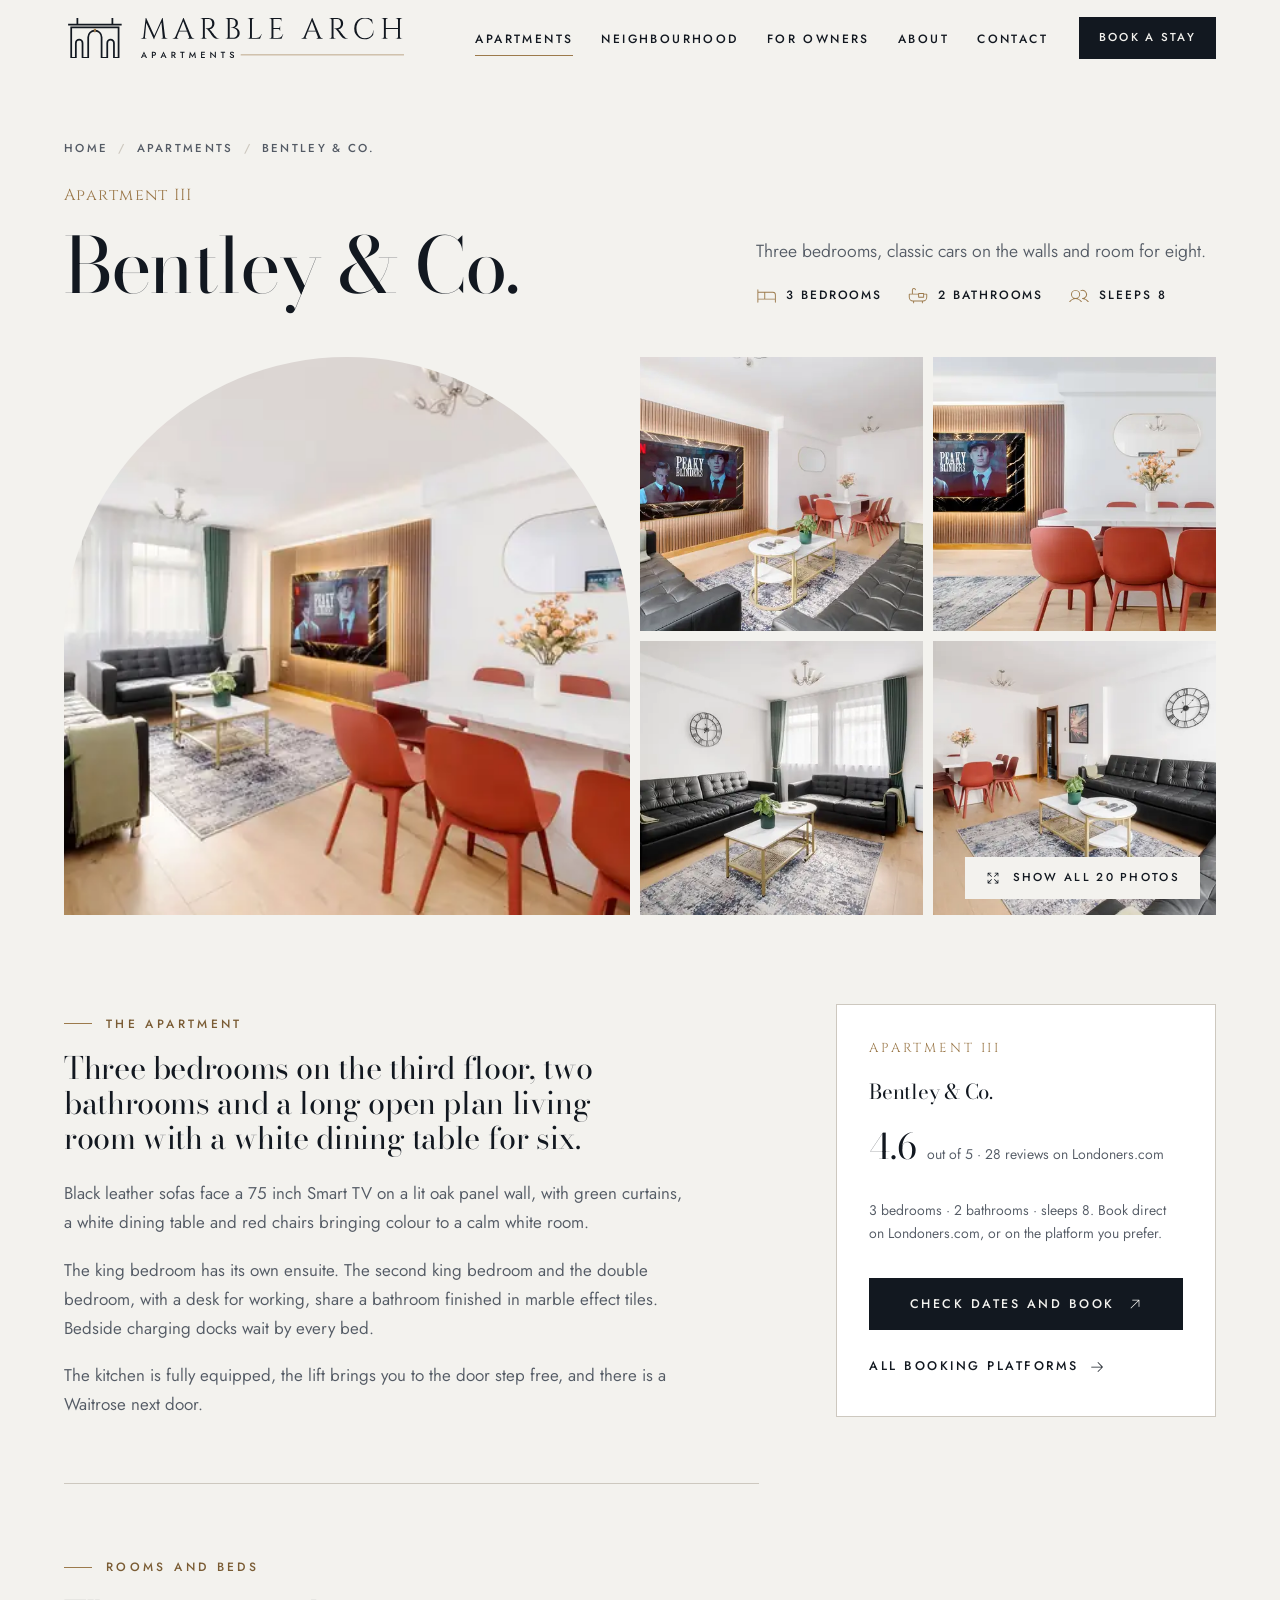
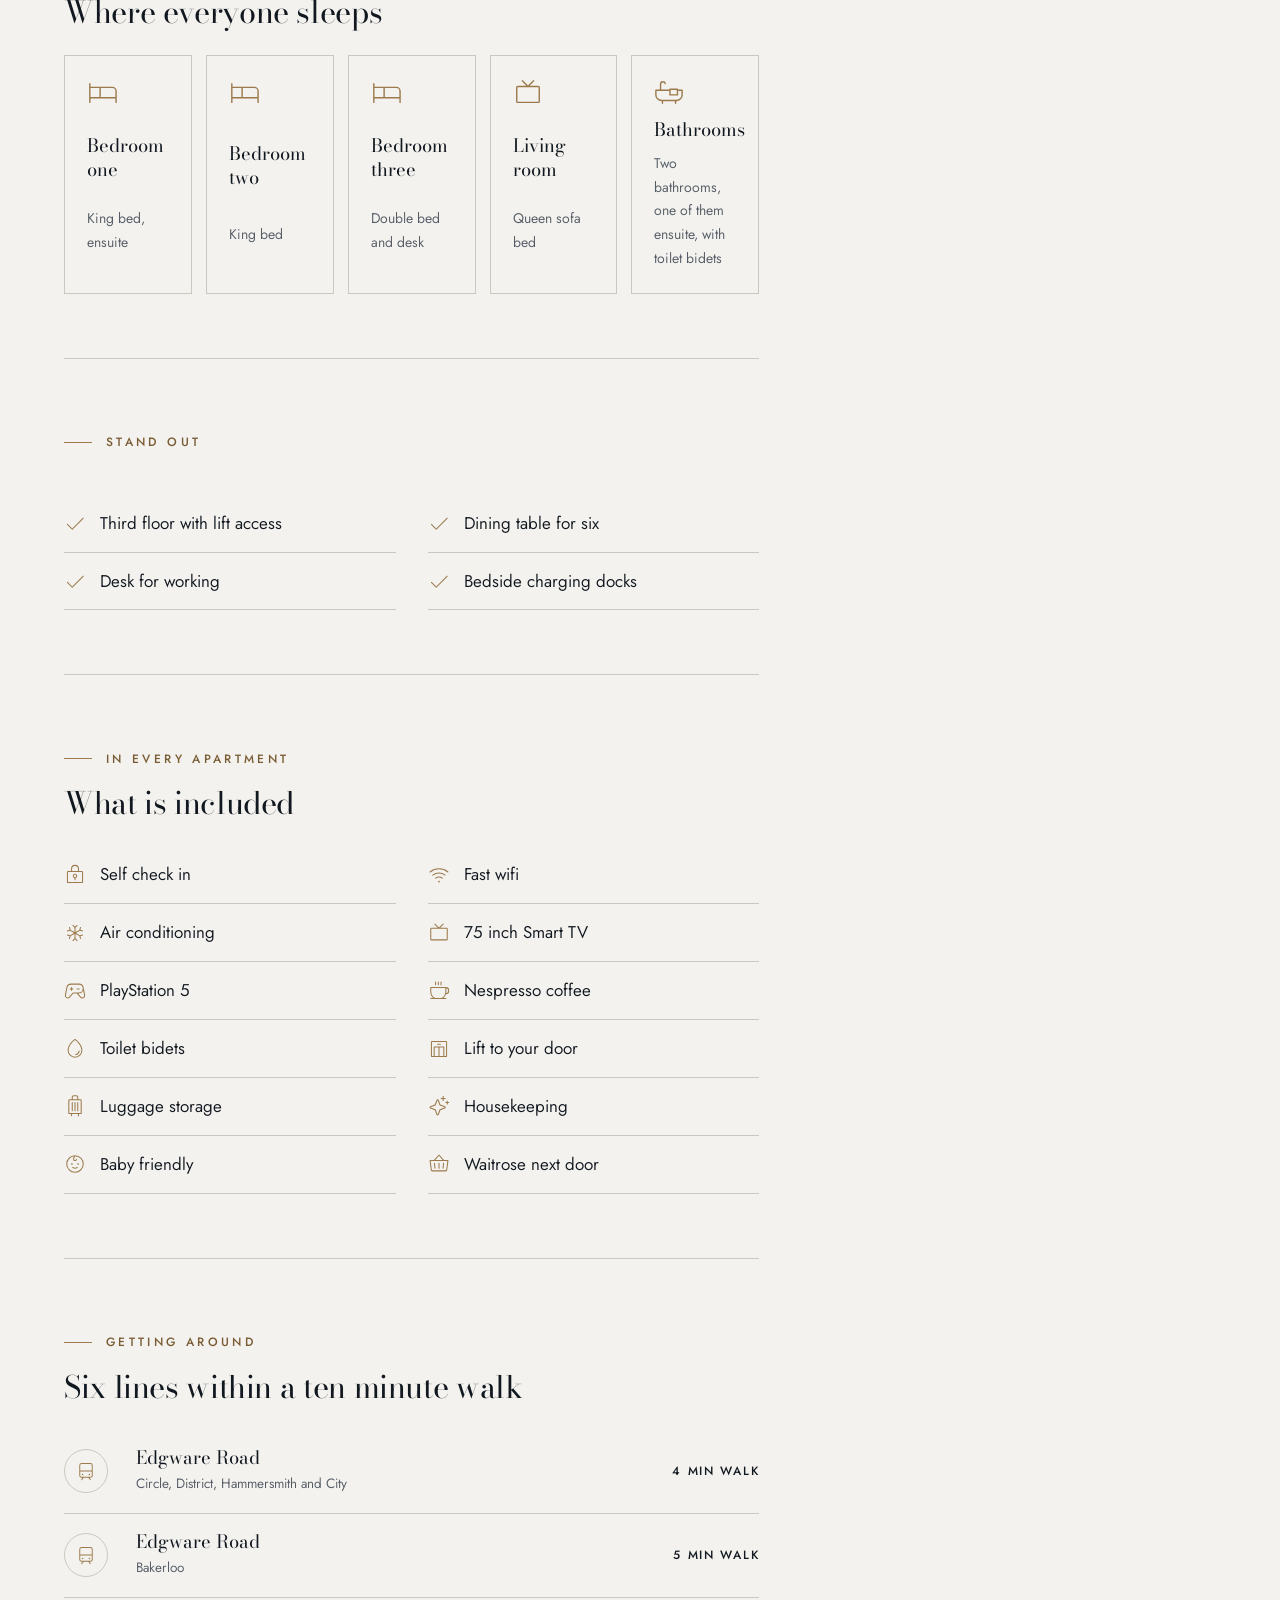
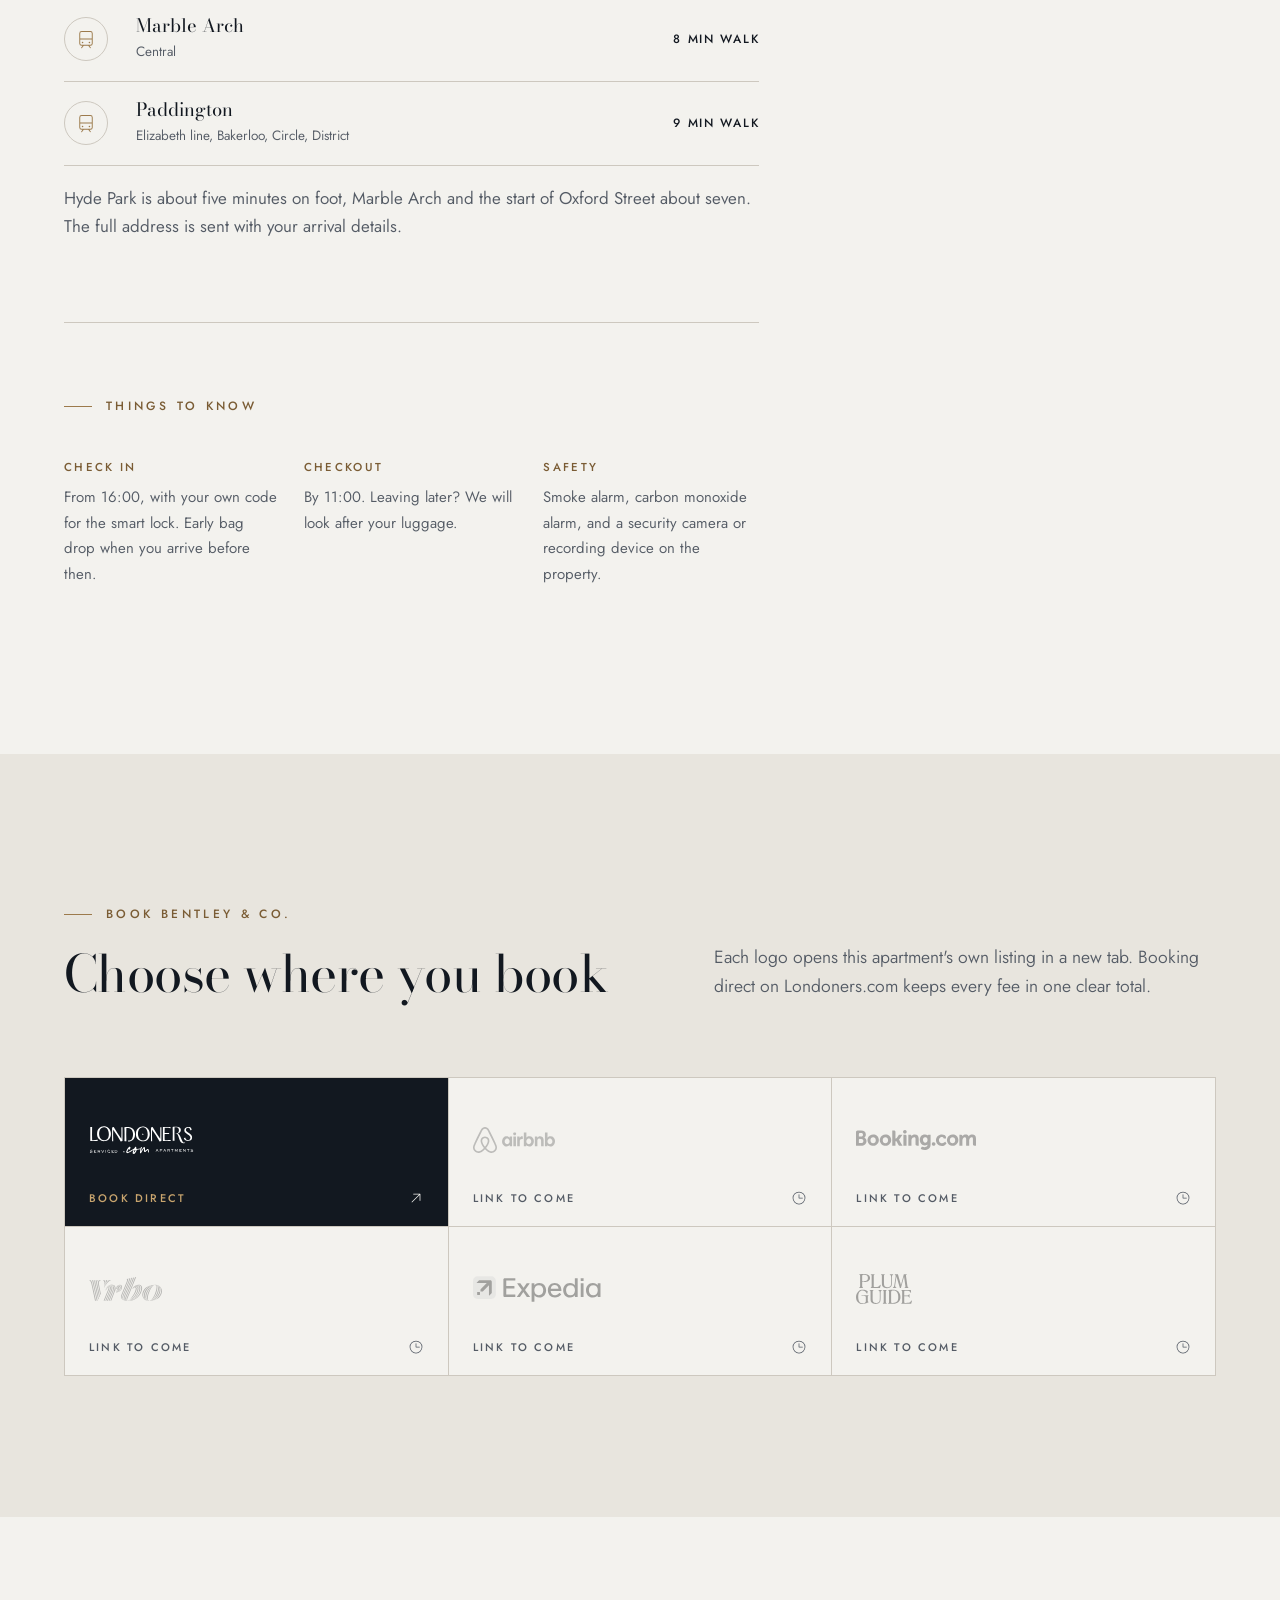
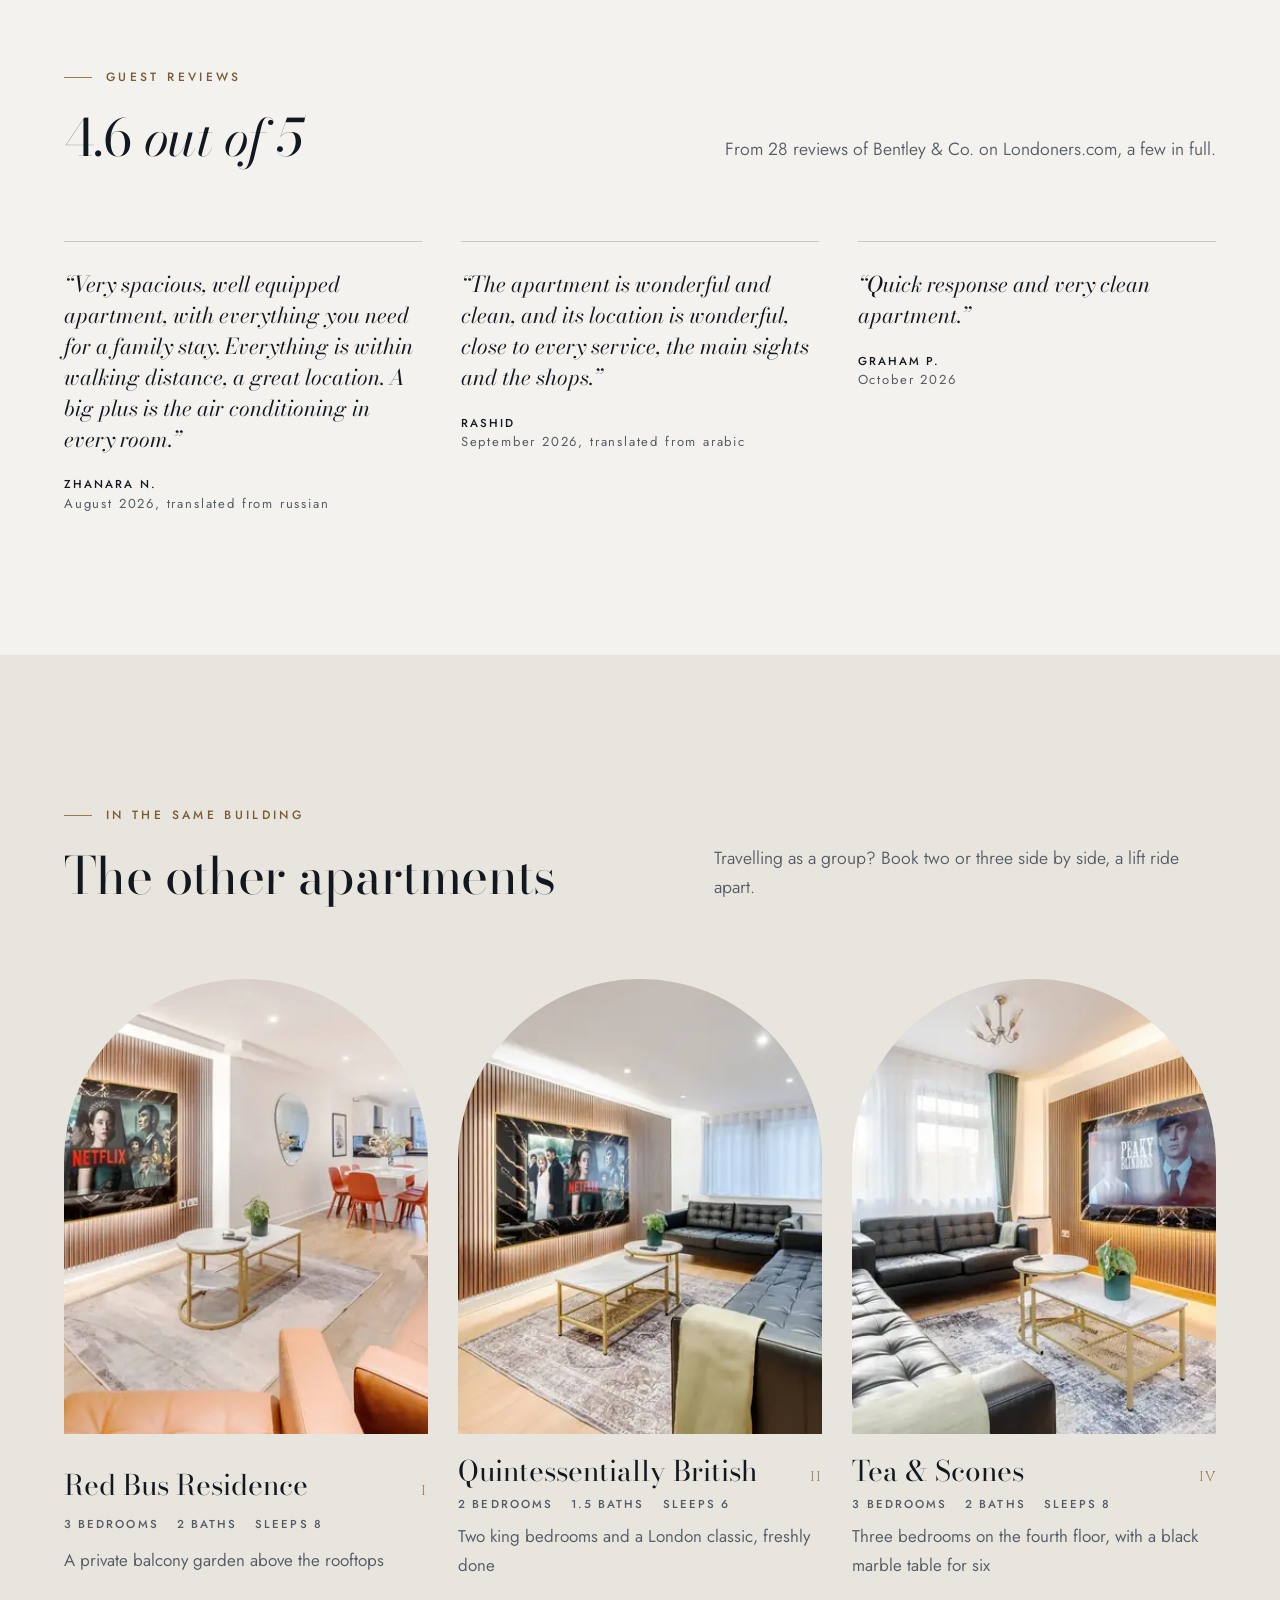
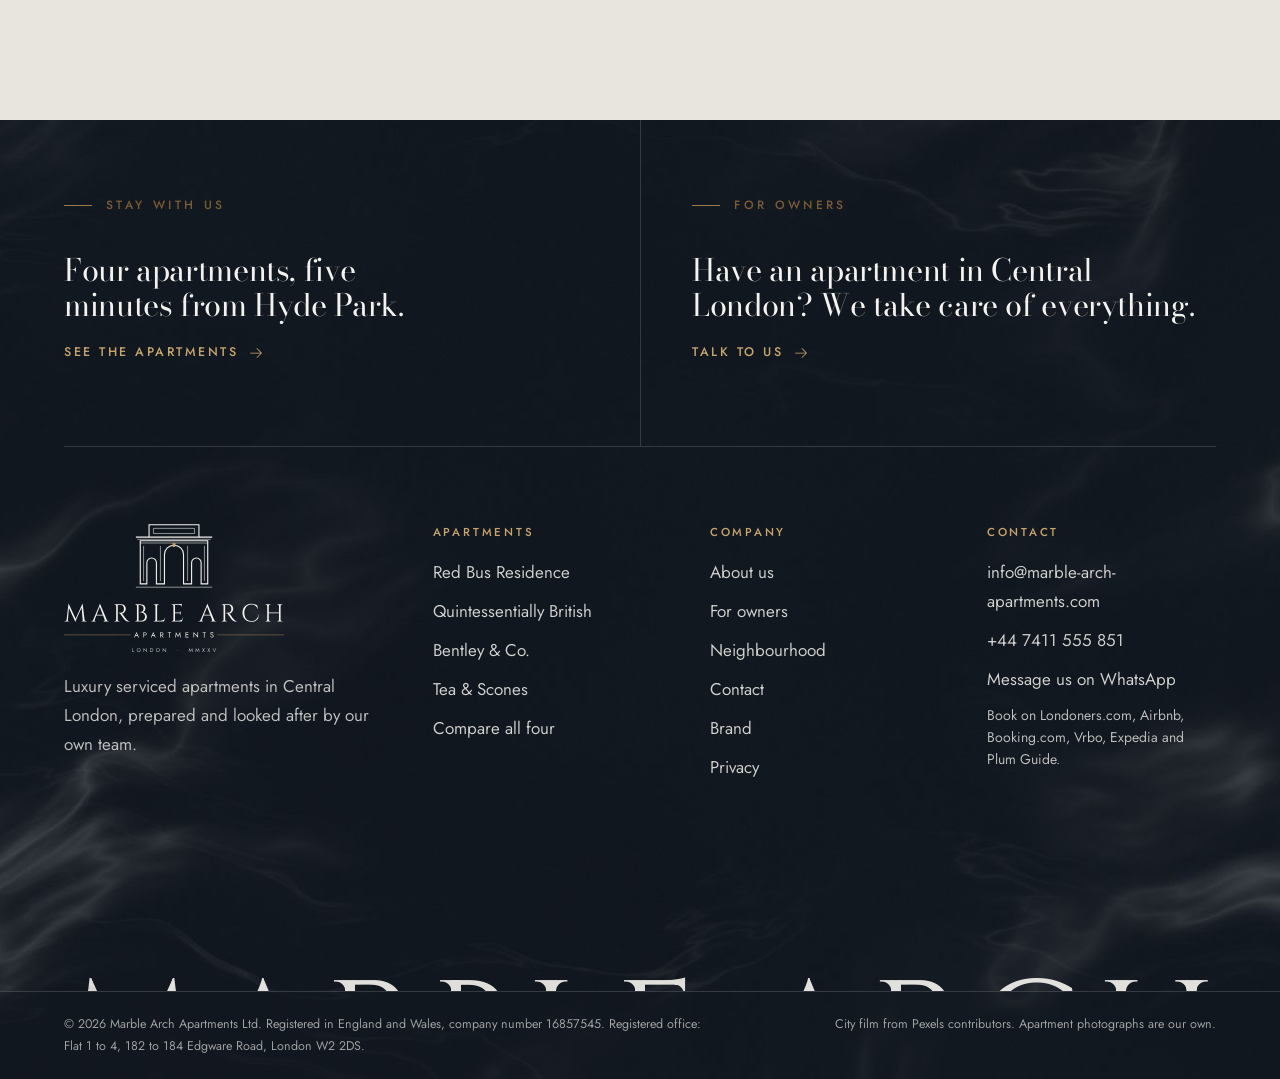
<file: bentley-and-co.html>
<!doctype html>
<html lang="en-GB">
<head>
<meta charset="utf-8">
<meta name="viewport" content="width=device-width, initial-scale=1, viewport-fit=cover">
<title>Bentley &amp; Co. · Marble Arch Apartments</title>
<meta name="claude:viewport-fit-sides" content="cover">
<meta name="description" content="Bentley &amp; Co.: 3 bedrooms · 2 bathrooms · sleeps 8, a luxury serviced apartment at Marble Arch, five minutes from Hyde Park. Three bedrooms, classic cars on the walls and room for eight.">
<meta name="theme-color" content="#F3F2EE">
<meta name="referrer" content="strict-origin-when-cross-origin">
<link rel="canonical" href="https://marble-arch-apartments.com/bentley-and-co.html">
<meta property="og:site_name" content="Marble Arch Apartments">
<meta property="og:title" content="Bentley &amp; Co. · Marble Arch Apartments">
<meta property="og:description" content="Bentley &amp; Co.: 3 bedrooms · 2 bathrooms · sleeps 8, a luxury serviced apartment at Marble Arch, five minutes from Hyde Park. Three bedrooms, classic cars on the walls and room for eight.">
<meta property="og:type" content="website">
<meta property="og:url" content="https://marble-arch-apartments.com/bentley-and-co.html">
<meta property="og:image" content="https://marble-arch-apartments.com/assets/img/og.jpg">
<meta property="og:image:width" content="1200">
<meta property="og:image:height" content="630">
<meta property="og:locale" content="en_GB">
<meta name="twitter:card" content="summary_large_image">
<link rel="icon" href="assets/logo/favicon.svg" type="image/svg+xml">
<link rel="apple-touch-icon" href="assets/logo/apple-touch-icon.png">
<link rel="stylesheet" href="assets/css/fonts.css?v=20261021">
<link rel="stylesheet" href="assets/css/site.css?v=20261021">
<script>(function(d){var h=d.documentElement;h.classList.add('js');try{if(matchMedia('(prefers-reduced-motion: reduce)').matches)h.classList.add('rm')}catch(e){}try{var s=sessionStorage;if(s.getItem('maa-curtain')==='1'){h.classList.add('curtain-in');s.removeItem('maa-curtain')}if(s.getItem('maa-seen')==='1')h.classList.add('no-preloader')}catch(e){}})(document);</script>
</head>
<body>
<svg class="sprite" aria-hidden="true" focusable="false" style="position:absolute;width:0;height:0;overflow:hidden"><symbol id="i-arrow-left" viewBox="0 0 256 256"><path d="M222,128a6,6,0,0,1-6,6H54.49l61.75,61.76a6,6,0,1,1-8.48,8.48l-72-72a6,6,0,0,1,0-8.48l72-72a6,6,0,0,1,8.48,8.48L54.49,122H216A6,6,0,0,1,222,128Z"/></symbol><symbol id="i-arrow-right" viewBox="0 0 256 256"><path d="M220.24,132.24l-72,72a6,6,0,0,1-8.48-8.48L201.51,134H40a6,6,0,0,1,0-12H201.51L139.76,60.24a6,6,0,0,1,8.48-8.48l72,72A6,6,0,0,1,220.24,132.24Z"/></symbol><symbol id="i-arrow-up-right" viewBox="0 0 256 256"><path d="M198,64V168a6,6,0,0,1-12,0V78.48L68.24,196.24a6,6,0,0,1-8.48-8.48L177.52,70H88a6,6,0,0,1,0-12H192A6,6,0,0,1,198,64Z"/></symbol><symbol id="i-arrows-out" viewBox="0 0 256 256"><path d="M214,48V96a6,6,0,0,1-12,0V62.48l-45.76,45.76a6,6,0,0,1-8.48-8.48L193.52,54H160a6,6,0,0,1,0-12h48A6,6,0,0,1,214,48ZM99.76,147.76,54,193.52V160a6,6,0,0,0-12,0v48a6,6,0,0,0,6,6H96a6,6,0,0,0,0-12H62.48l45.76-45.76a6,6,0,0,0-8.48-8.48ZM208,154a6,6,0,0,0-6,6v33.52l-45.76-45.76a6,6,0,0,0-8.48,8.48L193.52,202H160a6,6,0,0,0,0,12h48a6,6,0,0,0,6-6V160A6,6,0,0,0,208,154ZM62.48,54H96a6,6,0,0,0,0-12H48a6,6,0,0,0-6,6V96a6,6,0,0,0,12,0V62.48l45.76,45.76a6,6,0,0,0,8.48-8.48Z"/></symbol><symbol id="i-baby" viewBox="0 0 256 256"><path d="M92,138a10,10,0,1,1,10-10A10,10,0,0,1,92,138Zm72-20a10,10,0,1,0,10,10A10,10,0,0,0,164,118Zm-11.2,44.92a47,47,0,0,1-49.6,0,6,6,0,0,0-6.4,10.16,59,59,0,0,0,62.4,0,6,6,0,1,0-6.4-10.16ZM230,128A102,102,0,1,1,128,26,102.12,102.12,0,0,1,230,128Zm-12,0a90.11,90.11,0,0,0-87.07-89.95C118.3,55.23,118,71.85,118,72a10,10,0,0,0,20,0,6,6,0,0,1,12,0,22,22,0,0,1-44,0c0-.75.15-15.82,10.14-33.22A90,90,0,1,0,218,128Z"/></symbol><symbol id="i-basket" viewBox="0 0 256 256"><path d="M134,120v56a6,6,0,0,1-12,0V120a6,6,0,0,1,12,0Zm40.83-.6-5.6,56A6,6,0,0,0,174.6,182l.61,0a6,6,0,0,0,6-5.4l5.6-56a6,6,0,0,0-11.94-1.2Zm-93.66,0a6,6,0,0,0-11.94,1.2l5.6,56a6,6,0,0,0,6,5.4l.61,0a6,6,0,0,0,5.37-6.57ZM238,88.79,222.87,201.85A14,14,0,0,1,209,214H47a14,14,0,0,1-13.87-12.15L18.05,88.79A6,6,0,0,1,24,82H69.28l54.2-61.95a6,6,0,0,1,9,0l54.2,62H232A6,6,0,0,1,238,88.79ZM85.22,82h85.56L128,33.11ZM225.15,94H30.85L45,200.26A2,2,0,0,0,47,202H209a2,2,0,0,0,2-1.74Z"/></symbol><symbol id="i-bathtub" viewBox="0 0 256 256"><path d="M240,98H206V96a6,6,0,0,0-6-6H136a6,6,0,0,0-6,6v2H62V52A14,14,0,0,1,76,38,14.47,14.47,0,0,1,90.12,49.19a6,6,0,1,0,11.76-2.38A26.32,26.32,0,0,0,76,26,26,26,0,0,0,50,52V98H16a6,6,0,0,0-6,6v40a54.06,54.06,0,0,0,54,54h2v18a6,6,0,0,0,12,0V198H178v18a6,6,0,0,0,12,0V198h2a54.06,54.06,0,0,0,54-54V104A6,6,0,0,0,240,98Zm-98,4h52v36H142Zm92,42a42,42,0,0,1-42,42H64a42,42,0,0,1-42-42V110H130v34a6,6,0,0,0,6,6h64a6,6,0,0,0,6-6V110h28Z"/></symbol><symbol id="i-bed" viewBox="0 0 256 256"><path d="M216,74H30V48a6,6,0,0,0-12,0V208a6,6,0,0,0,12,0V174H242v34a6,6,0,0,0,12,0V112A38,38,0,0,0,216,74ZM30,86h76v76H30Zm88,76V86h98a26,26,0,0,1,26,26v50Z"/></symbol><symbol id="i-check" viewBox="0 0 256 256"><path d="M228.24,76.24l-128,128a6,6,0,0,1-8.48,0l-56-56a6,6,0,0,1,8.48-8.48L96,191.51,219.76,67.76a6,6,0,0,1,8.48,8.48Z"/></symbol><symbol id="i-clock" viewBox="0 0 256 256"><path d="M128,26A102,102,0,1,0,230,128,102.12,102.12,0,0,0,128,26Zm0,192a90,90,0,1,1,90-90A90.1,90.1,0,0,1,128,218Zm62-90a6,6,0,0,1-6,6H128a6,6,0,0,1-6-6V72a6,6,0,0,1,12,0v50h50A6,6,0,0,1,190,128Z"/></symbol><symbol id="i-coffee" viewBox="0 0 256 256"><path d="M82,56V24a6,6,0,0,1,12,0V56a6,6,0,0,1-12,0Zm38,6a6,6,0,0,0,6-6V24a6,6,0,0,0-12,0V56A6,6,0,0,0,120,62Zm32,0a6,6,0,0,0,6-6V24a6,6,0,0,0-12,0V56A6,6,0,0,0,152,62Zm94,58v8a38,38,0,0,1-36.94,38,94.55,94.55,0,0,1-31.13,44H208a6,6,0,0,1,0,12H32a6,6,0,0,1,0-12H62.07A94.34,94.34,0,0,1,26,136V88a6,6,0,0,1,6-6H208A38,38,0,0,1,246,120Zm-44,16V94H38v42a82.27,82.27,0,0,0,46.67,74h70.66A82.27,82.27,0,0,0,202,136Zm32-16a26,26,0,0,0-20-25.29V136a93.18,93.18,0,0,1-1.69,17.64A26,26,0,0,0,234,128Z"/></symbol><symbol id="i-drop" viewBox="0 0 256 256"><path d="M172.53,49.06a252.86,252.86,0,0,0-41.09-38,6,6,0,0,0-6.88,0,252.86,252.86,0,0,0-41.09,38C56.34,80.26,42,113.09,42,144a86,86,0,0,0,172,0C214,113.09,199.66,80.26,172.53,49.06ZM128,218a74.09,74.09,0,0,1-74-74c0-59.62,59-108.93,74-120.51C143,35.07,202,84.38,202,144A74.09,74.09,0,0,1,128,218Zm53.92-65A55.58,55.58,0,0,1,137,197.92a7,7,0,0,1-1,.08,6,6,0,0,1-1-11.92c17.38-2.92,32.13-17.68,35.08-35.08a6,6,0,1,1,11.84,2Z"/></symbol><symbol id="i-elevator" viewBox="0 0 256 256"><path d="M208,34H48A14,14,0,0,0,34,48V208a14,14,0,0,0,14,14H208a14,14,0,0,0,14-14V48A14,14,0,0,0,208,34Zm-30,76V210H134V110ZM122,210H78V110h44Zm88-2a2,2,0,0,1-2,2H190V104a6,6,0,0,0-6-6H72a6,6,0,0,0-6,6V210H48a2,2,0,0,1-2-2V48a2,2,0,0,1,2-2H208a2,2,0,0,1,2,2ZM150,72a6,6,0,0,1-6,6H112a6,6,0,0,1,0-12h32A6,6,0,0,1,150,72Z"/></symbol><symbol id="i-game-controller" viewBox="0 0 256 256"><path d="M176,110H152a6,6,0,0,1,0-12h24a6,6,0,0,1,0,12ZM104,98H94V88a6,6,0,0,0-12,0V98H72a6,6,0,0,0,0,12H82v10a6,6,0,0,0,12,0V110h10a6,6,0,0,0,0-12ZM239.84,199.5A34,34,0,0,1,212,214,34.11,34.11,0,0,1,188,204.05l-.26-.28L147.38,158H108.62L68.31,203.76,68,204A34,34,0,0,1,44,214a34,34,0,0,1-33.46-39.91s0-.06,0-.1L26.9,89.88A57.89,57.89,0,0,1,83.89,42H172a58.07,58.07,0,0,1,57.05,47.63c0,.07,0,.12,0,.19L245.46,174s0,.07,0,.11A33.75,33.75,0,0,1,239.84,199.5ZM172,146a46,46,0,0,0,0-92H83.89A45.9,45.9,0,0,0,38.71,92a.36.36,0,0,0,0,.1L22.33,176.23a22,22,0,0,0,37.11,19.45l42-47.65a6,6,0,0,1,4.5-2Zm61.67,30.23-9.79-50.35A58.06,58.06,0,0,1,172,158h-8.63l33.19,37.68a22,22,0,0,0,37.11-19.45Z"/></symbol><symbol id="i-lock-key" viewBox="0 0 256 256"><path d="M208,82H174V56a46,46,0,0,0-92,0V82H48A14,14,0,0,0,34,96V208a14,14,0,0,0,14,14H208a14,14,0,0,0,14-14V96A14,14,0,0,0,208,82ZM94,56a34,34,0,0,1,68,0V82H94ZM210,208a2,2,0,0,1-2,2H48a2,2,0,0,1-2-2V96a2,2,0,0,1,2-2H208a2,2,0,0,1,2,2Zm-82-94a26,26,0,0,0-6,51.29V184a6,6,0,0,0,12,0V165.29A26,26,0,0,0,128,114Zm0,40a14,14,0,1,1,14-14A14,14,0,0,1,128,154Z"/></symbol><symbol id="i-pause" viewBox="0 0 256 256"><path d="M200,34H160a14,14,0,0,0-14,14V208a14,14,0,0,0,14,14h40a14,14,0,0,0,14-14V48A14,14,0,0,0,200,34Zm2,174a2,2,0,0,1-2,2H160a2,2,0,0,1-2-2V48a2,2,0,0,1,2-2h40a2,2,0,0,1,2,2ZM96,34H56A14,14,0,0,0,42,48V208a14,14,0,0,0,14,14H96a14,14,0,0,0,14-14V48A14,14,0,0,0,96,34Zm2,174a2,2,0,0,1-2,2H56a2,2,0,0,1-2-2V48a2,2,0,0,1,2-2H96a2,2,0,0,1,2,2Z"/></symbol><symbol id="i-play" viewBox="0 0 256 256"><path d="M231.36,116.19,87.28,28.06a14,14,0,0,0-14.18-.27A13.69,13.69,0,0,0,66,39.87V216.13a13.69,13.69,0,0,0,7.1,12.08,14,14,0,0,0,14.18-.27l144.08-88.13a13.82,13.82,0,0,0,0-23.62Zm-6.26,13.38L81,217.7a2,2,0,0,1-2.06,0,1.78,1.78,0,0,1-1-1.61V39.87a1.78,1.78,0,0,1,1-1.61A2.06,2.06,0,0,1,80,38a2,2,0,0,1,1,.31L225.1,126.43a1.82,1.82,0,0,1,0,3.14Z"/></symbol><symbol id="i-snowflake" viewBox="0 0 256 256"><path d="M221.83,150.57a6,6,0,0,1-4.4,7.26l-26.62,6.54,7,26.08a6,6,0,0,1-4.24,7.35,6.4,6.4,0,0,1-1.55.2,6,6,0,0,1-5.8-4.45L178.27,164,134,138.39v51.13l22.24,22.24a6,6,0,1,1-8.48,8.48L128,200.49l-19.76,19.75a6,6,0,0,1-8.48-8.48L122,189.52V138.39L77.73,164l-7.93,29.6A6,6,0,0,1,64,198a6.4,6.4,0,0,1-1.55-.2,6,6,0,0,1-4.24-7.35l7-26.08-26.62-6.54a6,6,0,0,1,2.86-11.66l30.23,7.43L116,128,71.66,102.4l-30.23,7.43A5.88,5.88,0,0,1,40,110a6,6,0,0,1-1.43-11.83l26.62-6.54-7-26.08a6,6,0,1,1,11.59-3.1l7.93,29.6L122,117.61V66.48L99.76,44.24a6,6,0,0,1,8.48-8.48L128,55.51l19.76-19.75a6,6,0,0,1,8.48,8.48L134,66.48v51.13l44.27-25.56,7.93-29.6a6,6,0,1,1,11.59,3.1l-7,26.08,26.62,6.54A6,6,0,0,1,216,110a5.88,5.88,0,0,1-1.43-.17l-30.23-7.43L140,128l44.34,25.6,30.23-7.43A6,6,0,0,1,221.83,150.57Z"/></symbol><symbol id="i-sparkle" viewBox="0 0 256 256"><path d="M196.89,130.94,144.4,111.6,125.06,59.11a13.92,13.92,0,0,0-26.12,0L79.6,111.6,27.11,130.94a13.92,13.92,0,0,0,0,26.12L79.6,176.4l19.34,52.49a13.92,13.92,0,0,0,26.12,0L144.4,176.4l52.49-19.34a13.92,13.92,0,0,0,0-26.12Zm-4.15,14.86-55.08,20.3a6,6,0,0,0-3.56,3.56l-20.3,55.08a1.92,1.92,0,0,1-3.6,0L89.9,169.66a6,6,0,0,0-3.56-3.56L31.26,145.8a1.92,1.92,0,0,1,0-3.6l55.08-20.3a6,6,0,0,0,3.56-3.56l20.3-55.08a1.92,1.92,0,0,1,3.6,0l20.3,55.08a6,6,0,0,0,3.56,3.56l55.08,20.3a1.92,1.92,0,0,1,0,3.6ZM146,40a6,6,0,0,1,6-6h18V16a6,6,0,0,1,12,0V34h18a6,6,0,0,1,0,12H182V64a6,6,0,0,1-12,0V46H152A6,6,0,0,1,146,40ZM246,88a6,6,0,0,1-6,6H230v10a6,6,0,0,1-12,0V94H208a6,6,0,0,1,0-12h10V72a6,6,0,0,1,12,0V82h10A6,6,0,0,1,246,88Z"/></symbol><symbol id="i-suitcase-rolling" viewBox="0 0 256 256"><path d="M102,88v96a6,6,0,0,1-12,0V88a6,6,0,0,1,12,0Zm26-6a6,6,0,0,0-6,6v96a6,6,0,0,0,12,0V88A6,6,0,0,0,128,82Zm32,0a6,6,0,0,0-6,6v96a6,6,0,0,0,12,0V88A6,6,0,0,0,160,82Zm46-18V208a14,14,0,0,1-14,14H174v18a6,6,0,0,1-12,0V222H94v18a6,6,0,0,1-12,0V222H64a14,14,0,0,1-14-14V64A14,14,0,0,1,64,50H90V24A22,22,0,0,1,112,2h32a22,22,0,0,1,22,22V50h26A14,14,0,0,1,206,64ZM102,50h52V24a10,10,0,0,0-10-10H112a10,10,0,0,0-10,10Zm92,14a2,2,0,0,0-2-2H64a2,2,0,0,0-2,2V208a2,2,0,0,0,2,2H192a2,2,0,0,0,2-2Z"/></symbol><symbol id="i-television-simple" viewBox="0 0 256 256"><path d="M216,66H142.48l37.76-37.76a6,6,0,0,0-8.48-8.48L128,63.51,84.24,19.76a6,6,0,1,0-8.48,8.48L113.52,66H40A14,14,0,0,0,26,80V200a14,14,0,0,0,14,14H216a14,14,0,0,0,14-14V80A14,14,0,0,0,216,66Zm2,134a2,2,0,0,1-2,2H40a2,2,0,0,1-2-2V80a2,2,0,0,1,2-2H216a2,2,0,0,1,2,2Z"/></symbol><symbol id="i-train-simple" viewBox="0 0 256 256"><path d="M184,26H72A30,30,0,0,0,42,56V184a30,30,0,0,0,30,30H84L67.2,236.4a6,6,0,1,0,9.6,7.2L99,214h58l22.2,29.6a6,6,0,0,0,9.6-7.2L172,214h12a30,30,0,0,0,30-30V56A30,30,0,0,0,184,26ZM72,38H184a18,18,0,0,1,18,18v66H54V56A18,18,0,0,1,72,38ZM184,202H72a18,18,0,0,1-18-18V134H202v50A18,18,0,0,1,184,202Zm-2-30a10,10,0,1,1-10-10A10,10,0,0,1,182,172Zm-88,0a10,10,0,1,1-10-10A10,10,0,0,1,94,172Z"/></symbol><symbol id="i-users" viewBox="0 0 256 256"><path d="M112.6,158.43a58,58,0,1,0-57.2,0A93.83,93.83,0,0,0,5.21,196.72a6,6,0,0,0,10.05,6.56,82,82,0,0,1,137.48,0,6,6,0,0,0,10-6.56A93.83,93.83,0,0,0,112.6,158.43ZM38,108a46,46,0,1,1,46,46A46.06,46.06,0,0,1,38,108Zm211,97a6,6,0,0,1-8.3-1.74A81.8,81.8,0,0,0,172,166a6,6,0,0,1,0-12,46,46,0,1,0-17.08-88.73,6,6,0,1,1-4.46-11.14,58,58,0,0,1,50.14,104.3,93.83,93.83,0,0,1,50.19,38.29A6,6,0,0,1,249,205Z"/></symbol><symbol id="i-wifi-high" viewBox="0 0 256 256"><path d="M138,204a10,10,0,1,1-10-10A10,10,0,0,1,138,204ZM235.81,88.55a170,170,0,0,0-215.62,0,6,6,0,1,0,7.62,9.27,158,158,0,0,1,200.38,0,6,6,0,1,0,7.62-9.27Zm-32.08,35.79a122,122,0,0,0-151.46,0,6,6,0,0,0,7.46,9.41,110,110,0,0,1,136.54,0A6,6,0,0,0,200,135a6,6,0,0,0,3.73-10.7Zm-32.2,35.81a74,74,0,0,0-87.06,0,6,6,0,0,0,7.06,9.7,62,62,0,0,1,72.94,0,6,6,0,0,0,8.38-1.32A6,6,0,0,0,171.53,160.15Z"/></symbol><symbol id="i-x" viewBox="0 0 256 256"><path d="M204.24,195.76a6,6,0,1,1-8.48,8.48L128,136.49,60.24,204.24a6,6,0,0,1-8.48-8.48L119.51,128,51.76,60.24a6,6,0,0,1,8.48-8.48L128,119.51l67.76-67.75a6,6,0,0,1,8.48,8.48L136.49,128Z"/></symbol></svg>
<a class="skip" href="#main">Skip to content</a>
<header class="site-header" id="top">
  <div class="wrap">
    <a class="brandmark" href="index.html" aria-label="Marble Arch Apartments, home"><img src="assets/logo/logo-horizontal-ink.svg" width="653" height="77" alt="Marble Arch Apartments"></a>
    <nav class="nav" aria-label="Main">
      <ul class="nav__links"><li><a href="apartments.html" aria-current="page">Apartments</a></li><li><a href="neighbourhood.html">Neighbourhood</a></li><li><a href="owners.html">For owners</a></li><li><a href="about.html">About</a></li><li><a href="contact.html">Contact</a></li></ul>
      <a class="btn btn--sm" href="apartments.html">Book a stay</a>
      <button class="menu-btn" type="button" aria-expanded="false" aria-controls="menu" aria-label="Menu"><span></span></button>
    </nav>
  </div>
</header>
<div class="menu" id="menu" aria-hidden="true">
  <ul class="menu__list"><li><a href="index.html"><span class="numeral" aria-hidden="true">I</span>Home</a></li><li><a href="apartments.html" aria-current="page"><span class="numeral" aria-hidden="true">II</span>Apartments</a></li><li><a href="neighbourhood.html"><span class="numeral" aria-hidden="true">III</span>Neighbourhood</a></li><li><a href="owners.html"><span class="numeral" aria-hidden="true">IV</span>For owners</a></li><li><a href="about.html"><span class="numeral" aria-hidden="true">V</span>About</a></li><li><a href="contact.html"><span class="numeral" aria-hidden="true">VI</span>Contact</a></li></ul>
  <img class="menu__arch" src="assets/logo/mark-line-ink.svg" alt="" width="240" height="200">
  <div class="menu__foot small"><span class="menu__contact"><a href="tel:+447411555851">+44 7411 555 851</a><span aria-hidden="true">·</span><a href="mailto:info@marble-arch-apartments.com">info@marble-arch-apartments.com</a></span><a class="link" href="owners.html">Own an apartment? <svg class="i" aria-hidden="true" focusable="false"><use href="#i-arrow-right"/></svg></a></div>
</div>
<div class="curtain" aria-hidden="true"><img src="assets/logo/mark-line-ink.svg" alt="" width="96" height="80"></div>
<div class="toast" role="status" aria-live="polite"></div>
<div class="cursor" aria-hidden="true"><span></span></div>
<main id="main" class="has-book-bar">
<section class="apt-hero">
  <div class="wrap">
    <nav class="crumbs" aria-label="Breadcrumb"><a href="index.html">Home</a><span aria-hidden="true">/</span><a href="apartments.html">Apartments</a><span aria-hidden="true">/</span><span aria-current="page">Bentley &amp; Co.</span></nav>
    <div class="apt-hero__head">
      <div><span class="numeral">Apartment III</span><h1 class="h1" data-reveal="lines">Bentley &amp; Co.</h1></div>
      <div class="apt-hero__aside"><p class="lead muted">Three bedrooms, classic cars on the walls and room for eight.</p><ul class="specs"><li><svg class="i" aria-hidden="true" focusable="false"><use href="#i-bed"/></svg>3 bedrooms</li><li><svg class="i" aria-hidden="true" focusable="false"><use href="#i-bathtub"/></svg>2 bathrooms</li><li><svg class="i" aria-hidden="true" focusable="false"><use href="#i-users"/></svg>Sleeps 8</li></ul></div>
    </div>
    <div class="mosaic"><button class="mosaic__item" type="button" data-open="0" data-cursor="Open"><img src="assets/photos/bentley-and-co/01-l.webp" srcset="assets/photos/bentley-and-co/01-s.webp 640w, assets/photos/bentley-and-co/01-m.webp 1100w, assets/photos/bentley-and-co/01-l.webp 1920w" sizes="(max-width: 760px) 100vw, 50vw" width="1920" height="1280" alt="Living room with black leather sofas, a white dining table and red chairs" fetchpriority="high"><span class="sr-only">Open photo 1</span></button><button class="mosaic__item" type="button" data-open="1" data-cursor="Open"><img src="assets/photos/bentley-and-co/02-m.webp" srcset="assets/photos/bentley-and-co/02-s.webp 640w, assets/photos/bentley-and-co/02-m.webp 1100w, assets/photos/bentley-and-co/02-l.webp 1920w" sizes="25vw" width="1100" height="737" alt="Oak panel TV wall with a 75 inch screen" loading="lazy" decoding="async"><span class="sr-only">Open photo 2</span></button><button class="mosaic__item" type="button" data-open="2" data-cursor="Open"><img src="assets/photos/bentley-and-co/03-m.webp" srcset="assets/photos/bentley-and-co/03-s.webp 640w, assets/photos/bentley-and-co/03-m.webp 1100w, assets/photos/bentley-and-co/03-l.webp 1920w" sizes="25vw" width="1100" height="733" alt="Dining table for six below the TV wall" loading="lazy" decoding="async"><span class="sr-only">Open photo 3</span></button><button class="mosaic__item" type="button" data-open="3" data-cursor="Open"><img src="assets/photos/bentley-and-co/04-m.webp" srcset="assets/photos/bentley-and-co/04-s.webp 640w, assets/photos/bentley-and-co/04-m.webp 1100w, assets/photos/bentley-and-co/04-l.webp 1920w" sizes="25vw" width="1100" height="734" alt="Sofas by the windows and their green curtains" loading="lazy" decoding="async"><span class="sr-only">Open photo 4</span></button><button class="mosaic__item" type="button" data-open="4" data-cursor="Open"><img src="assets/photos/bentley-and-co/05-m.webp" srcset="assets/photos/bentley-and-co/05-s.webp 640w, assets/photos/bentley-and-co/05-m.webp 1100w, assets/photos/bentley-and-co/05-l.webp 1920w" sizes="25vw" width="1100" height="733" alt="Living room with the dining table by the door" loading="lazy" decoding="async"><span class="sr-only">Open photo 5</span></button><button class="btn btn--light btn--sm mosaic__all" type="button" data-open="0"><svg class="i" aria-hidden="true" focusable="false"><use href="#i-arrows-out"/></svg>Show all 20 photos</button></div>
  </div>
</section>
<section class="section--tight" style="padding-top:clamp(56px,7vw,96px)">
  <div class="wrap apt-layout">
    <div>
      <div class="apt-block">
        <p class="eyebrow">The apartment</p>
        <h2 class="h3" style="max-width:22em;margin-bottom:24px">Three bedrooms on the third floor, two bathrooms and a long open plan living room with a white dining table for six.</h2>
        <div class="body muted"><p>Black leather sofas face a 75 inch Smart TV on a lit oak panel wall, with green curtains, a white dining table and red chairs bringing colour to a calm white room.</p><p>The king bedroom has its own ensuite. The second king bedroom and the double bedroom, with a desk for working, share a bathroom finished in marble effect tiles. Bedside charging docks wait by every bed.</p><p>The kitchen is fully equipped, the lift brings you to the door step free, and there is a Waitrose next door.</p></div>
      </div>
      <div class="apt-block"><p class="eyebrow">Rooms and beds</p><h2 class="h3">Where everyone sleeps</h2><div class="rooms" style="--n:5"><div class="room"><svg class="i" aria-hidden="true" focusable="false"><use href="#i-bed"/></svg><b>Bedroom one</b><span>King bed, ensuite</span></div><div class="room"><svg class="i" aria-hidden="true" focusable="false"><use href="#i-bed"/></svg><b>Bedroom two</b><span>King bed</span></div><div class="room"><svg class="i" aria-hidden="true" focusable="false"><use href="#i-bed"/></svg><b>Bedroom three</b><span>Double bed and desk</span></div><div class="room"><svg class="i" aria-hidden="true" focusable="false"><use href="#i-television-simple"/></svg><b>Living room</b><span>Queen sofa bed</span></div><div class="room"><svg class="i" aria-hidden="true" focusable="false"><use href="#i-bathtub"/></svg><b>Bathrooms</b><span>Two bathrooms, one of them ensuite, with toilet bidets</span></div></div></div>
      <div class="apt-block"><p class="eyebrow">Stand out</p><ul class="amen"><li><svg class="i" aria-hidden="true" focusable="false"><use href="#i-check"/></svg><span>Third floor with lift access</span></li><li><svg class="i" aria-hidden="true" focusable="false"><use href="#i-check"/></svg><span>Dining table for six</span></li><li><svg class="i" aria-hidden="true" focusable="false"><use href="#i-check"/></svg><span>Desk for working</span></li><li><svg class="i" aria-hidden="true" focusable="false"><use href="#i-check"/></svg><span>Bedside charging docks</span></li></ul></div>
      <div class="apt-block"><p class="eyebrow">In every apartment</p><h2 class="h3">What is included</h2><ul class="amen"><li><svg class="i" aria-hidden="true" focusable="false"><use href="#i-lock-key"/></svg><span>Self check in</span></li><li><svg class="i" aria-hidden="true" focusable="false"><use href="#i-wifi-high"/></svg><span>Fast wifi</span></li><li><svg class="i" aria-hidden="true" focusable="false"><use href="#i-snowflake"/></svg><span>Air conditioning</span></li><li><svg class="i" aria-hidden="true" focusable="false"><use href="#i-television-simple"/></svg><span>75 inch Smart TV</span></li><li><svg class="i" aria-hidden="true" focusable="false"><use href="#i-game-controller"/></svg><span>PlayStation 5</span></li><li><svg class="i" aria-hidden="true" focusable="false"><use href="#i-coffee"/></svg><span>Nespresso coffee</span></li><li><svg class="i" aria-hidden="true" focusable="false"><use href="#i-drop"/></svg><span>Toilet bidets</span></li><li><svg class="i" aria-hidden="true" focusable="false"><use href="#i-elevator"/></svg><span>Lift to your door</span></li><li><svg class="i" aria-hidden="true" focusable="false"><use href="#i-suitcase-rolling"/></svg><span>Luggage storage</span></li><li><svg class="i" aria-hidden="true" focusable="false"><use href="#i-sparkle"/></svg><span>Housekeeping</span></li><li><svg class="i" aria-hidden="true" focusable="false"><use href="#i-baby"/></svg><span>Baby friendly</span></li><li><svg class="i" aria-hidden="true" focusable="false"><use href="#i-basket"/></svg><span>Waitrose next door</span></li></ul></div>
      <div class="apt-block"><p class="eyebrow">Getting around</p><h2 class="h3">Six lines within a ten minute walk</h2><ul class="stations"><li><span class="station-icon" aria-hidden="true"><svg class="i" aria-hidden="true" focusable="false"><use href="#i-train-simple"/></svg></span><span><b>Edgware Road</b><small>Circle, District, Hammersmith and City</small></span><span class="mins">4 min walk</span></li><li><span class="station-icon" aria-hidden="true"><svg class="i" aria-hidden="true" focusable="false"><use href="#i-train-simple"/></svg></span><span><b>Edgware Road</b><small>Bakerloo</small></span><span class="mins">5 min walk</span></li><li><span class="station-icon" aria-hidden="true"><svg class="i" aria-hidden="true" focusable="false"><use href="#i-train-simple"/></svg></span><span><b>Marble Arch</b><small>Central</small></span><span class="mins">8 min walk</span></li><li><span class="station-icon" aria-hidden="true"><svg class="i" aria-hidden="true" focusable="false"><use href="#i-train-simple"/></svg></span><span><b>Paddington</b><small>Elizabeth line, Bakerloo, Circle, District</small></span><span class="mins">9 min walk</span></li></ul><p class="muted" style="margin-top:18px">Hyde Park is about five minutes on foot, Marble Arch and the start of Oxford Street about seven. The full address is sent with your arrival details.</p></div>
      <div class="apt-block"><p class="eyebrow">Things to know</p><div class="rules"><div><h3>Check in</h3><p>From 16:00, with your own code for the smart lock. Early bag drop when you arrive before then.</p></div><div><h3>Checkout</h3><p>By 11:00. Leaving later? We will look after your luggage.</p></div><div><h3>Safety</h3><p>Smoke alarm, carbon monoxide alarm, and a security camera or recording device on the property.</p></div></div></div>
    </div>
    <aside class="apt-side" aria-label="Booking">
      <span class="numeral side-num">Apartment III</span>
      <h2 class="h4">Bentley &amp; Co.</h2>
      <div class="rating-mini"><b>4.6</b><span class="muted small">out of 5 · 28 reviews on Londoners.com</span></div>
      <p class="small muted">3 bedrooms · 2 bathrooms · sleeps 8. Book direct on Londoners.com, or on the platform you prefer.</p>
      <a class="btn" href="https://londoners.com/bentley-and-co" target="_blank" rel="noopener">Check dates and book <svg class="i" aria-hidden="true" focusable="false"><use href="#i-arrow-up-right"/></svg></a>
      <a class="link" href="#book">All booking platforms <svg class="i" aria-hidden="true" focusable="false"><use href="#i-arrow-right"/></svg></a>
    </aside>
  </div>
</section>
<section class="section band-stone" id="book">
  <div class="wrap">
    <div class="head"><div><p class="eyebrow">Book Bentley &amp; Co.</p><h2 class="h2">Choose where you book</h2></div><p class="lead muted">Each logo opens this apartment's own listing in a new tab. Booking direct on Londoners.com keeps every fee in one clear total.</p></div>
    <div class="book-grid"><a class="book-tile book-tile--direct" href="https://londoners.com/bentley-and-co" target="_blank" rel="noopener" data-cursor="Book"><img src="assets/platforms/londoners-white.svg" alt="" style="--h:30px"><span class="book-tile__foot"><span>Book direct<span class="sr-only">: Bentley &amp; Co. on Londoners.com, opens in a new tab</span></span><svg class="i" aria-hidden="true" focusable="false"><use href="#i-arrow-up-right"/></svg></span></a><button class="book-tile is-soon" type="button" data-soon="Airbnb" data-home="Bentley &amp; Co." data-slug="bentley-and-co" data-platform="airbnb"><img src="assets/platforms/airbnb.svg" alt="" style="--h:26px"><span class="book-tile__foot"><span>Link to come<span class="sr-only">: Bentley &amp; Co. on Airbnb</span></span><svg class="i" aria-hidden="true" focusable="false"><use href="#i-clock"/></svg></span></button><button class="book-tile is-soon" type="button" data-soon="Booking.com" data-home="Bentley &amp; Co." data-slug="bentley-and-co" data-platform="booking"><img src="assets/platforms/booking.svg" alt="" style="--h:20px"><span class="book-tile__foot"><span>Link to come<span class="sr-only">: Bentley &amp; Co. on Booking.com</span></span><svg class="i" aria-hidden="true" focusable="false"><use href="#i-clock"/></svg></span></button><button class="book-tile is-soon" type="button" data-soon="Vrbo" data-home="Bentley &amp; Co." data-slug="bentley-and-co" data-platform="vrbo"><img src="assets/platforms/vrbo.svg" alt="" style="--h:24px"><span class="book-tile__foot"><span>Link to come<span class="sr-only">: Bentley &amp; Co. on Vrbo</span></span><svg class="i" aria-hidden="true" focusable="false"><use href="#i-clock"/></svg></span></button><button class="book-tile is-soon" type="button" data-soon="Expedia" data-home="Bentley &amp; Co." data-slug="bentley-and-co" data-platform="expedia"><img src="assets/platforms/expedia.svg" alt="" style="--h:26px"><span class="book-tile__foot"><span>Link to come<span class="sr-only">: Bentley &amp; Co. on Expedia</span></span><svg class="i" aria-hidden="true" focusable="false"><use href="#i-clock"/></svg></span></button><button class="book-tile is-soon" type="button" data-soon="Plum Guide" data-home="Bentley &amp; Co." data-slug="bentley-and-co" data-platform="plumguide"><img src="assets/platforms/plumguide.svg" alt="" style="--h:30px"><span class="book-tile__foot"><span>Link to come<span class="sr-only">: Bentley &amp; Co. on Plum Guide</span></span><svg class="i" aria-hidden="true" focusable="false"><use href="#i-clock"/></svg></span></button></div>
  </div>
</section>
<section class="section">
  <div class="wrap">
    <div class="head"><div><p class="eyebrow">Guest reviews</p><h2 class="h2">4.6 <em>out of 5</em></h2></div><p class="lead muted">From 28 reviews of Bentley &amp; Co. on Londoners.com, a few in full.</p></div>
    <div class="quotes"><figure class="quote quote--light"><blockquote>“Very spacious, well equipped apartment, with everything you need for a family stay. Everything is within walking distance, a great location. A big plus is the air conditioning in every room.”</blockquote><figcaption>Zhanara N.<span>August 2026, translated from russian</span></figcaption></figure><figure class="quote quote--light"><blockquote>“The apartment is wonderful and clean, and its location is wonderful, close to every service, the main sights and the shops.”</blockquote><figcaption>Rashid<span>September 2026, translated from arabic</span></figcaption></figure><figure class="quote quote--light"><blockquote>“Quick response and very clean apartment.”</blockquote><figcaption>Graham P.<span>October 2026</span></figcaption></figure></div>
  </div>
</section>
<section class="section band-stone">
  <div class="wrap"><div class="head"><div><p class="eyebrow">In the same building</p><h2 class="h2">The other apartments</h2></div><p class="lead muted">Travelling as a group? Book two or three side by side, a lift ride apart.</p></div>
  <div class="more-homes"><a class="home-card" href="red-bus-residence.html" data-cursor="View">
  <div class="home-card__media">
    <img src="assets/photos/red-bus-residence/01-m.webp" srcset="assets/photos/red-bus-residence/01-s.webp 640w, assets/photos/red-bus-residence/01-m.webp 1100w, assets/photos/red-bus-residence/01-l.webp 1920w" sizes="(max-width: 760px) 100vw, 34vw" width="1100" height="733" alt="Living room with orange leather sofas, a 75 inch TV on a lit oak panel wall and the dining table beyond" loading="lazy" decoding="async">
    <img src="assets/photos/red-bus-residence/04-m.webp" srcset="assets/photos/red-bus-residence/04-s.webp 640w, assets/photos/red-bus-residence/04-m.webp 1100w, assets/photos/red-bus-residence/04-l.webp 1920w" sizes="(max-width: 760px) 100vw, 34vw" width="1100" height="733" alt="Private balcony with planted green walls, a lawn and outdoor sofas" loading="lazy" decoding="async" class="alt">
  </div>
  <div class="home-card__meta">
    <div class="home-card__title"><h3>Red Bus Residence</h3><span class="numeral" aria-label="Apartment I">I</span></div>
    <div class="home-card__specs"><span>3 bedrooms</span><span>2 baths</span><span>Sleeps 8</span></div>
    <p class="home-card__line">A private balcony garden above the rooftops</p>
  </div>
</a><a class="home-card" href="quintessentially-british.html" data-cursor="View">
  <div class="home-card__media">
    <img src="assets/photos/quintessentially-british/01-m.webp" srcset="assets/photos/quintessentially-british/01-s.webp 640w, assets/photos/quintessentially-british/01-m.webp 1100w, assets/photos/quintessentially-british/01-l.webp 1920w" sizes="(max-width: 760px) 100vw, 34vw" width="1100" height="733" alt="Living room with black leather sofas and a 75 inch TV on an oak panel wall" loading="lazy" decoding="async">
    <img src="assets/photos/quintessentially-british/10-m.webp" srcset="assets/photos/quintessentially-british/10-s.webp 640w, assets/photos/quintessentially-british/10-m.webp 1100w, assets/photos/quintessentially-british/10-l.webp 1920w" sizes="(max-width: 760px) 100vw, 34vw" width="1100" height="733" alt="King bed with an orange throw and wardrobe" loading="lazy" decoding="async" class="alt">
  </div>
  <div class="home-card__meta">
    <div class="home-card__title"><h3>Quintessentially British</h3><span class="numeral" aria-label="Apartment II">II</span></div>
    <div class="home-card__specs"><span>2 bedrooms</span><span>1.5 baths</span><span>Sleeps 6</span></div>
    <p class="home-card__line">Two king bedrooms and a London classic, freshly done</p>
  </div>
</a><a class="home-card" href="tea-and-scones.html" data-cursor="View">
  <div class="home-card__media">
    <img src="assets/photos/tea-and-scones/01-m.webp" srcset="assets/photos/tea-and-scones/01-s.webp 640w, assets/photos/tea-and-scones/01-m.webp 1100w, assets/photos/tea-and-scones/01-l.webp 1920w" sizes="(max-width: 760px) 100vw, 34vw" width="1100" height="735" alt="Living room with black leather sofas and a 75 inch TV on an oak panel wall" loading="lazy" decoding="async">
    <img src="assets/photos/tea-and-scones/11-m.webp" srcset="assets/photos/tea-and-scones/11-s.webp 640w, assets/photos/tea-and-scones/11-m.webp 1100w, assets/photos/tea-and-scones/11-l.webp 1920w" sizes="(max-width: 760px) 100vw, 34vw" width="1100" height="734" alt="King bedroom with an orange throw and a Victoria sponge print" loading="lazy" decoding="async" class="alt">
  </div>
  <div class="home-card__meta">
    <div class="home-card__title"><h3>Tea &amp; Scones</h3><span class="numeral" aria-label="Apartment IV">IV</span></div>
    <div class="home-card__specs"><span>3 bedrooms</span><span>2 baths</span><span>Sleeps 8</span></div>
    <p class="home-card__line">Three bedrooms on the fourth floor, with a black marble table for six</p>
  </div>
</a></div></div>
</section>
<div class="book-bar" data-book-bar>
  <div class="book-bar__text"><b>Bentley &amp; Co.</b><span>4.6 · sleeps 8</span></div>
  <a class="btn btn--sm" href="https://londoners.com/bentley-and-co" target="_blank" rel="noopener">Book <svg class="i" aria-hidden="true" focusable="false"><use href="#i-arrow-up-right"/></svg></a>
</div>
<div class="lightbox" role="dialog" aria-modal="true" aria-label="Bentley &amp; Co. photographs" data-lenis-prevent>
  <div class="lb__top"><div class="lb__filters" role="group" aria-label="Rooms"></div><button class="lb__close" type="button" aria-label="Close the photographs"><svg class="i" aria-hidden="true" focusable="false"><use href="#i-x"/></svg></button></div>
  <div class="lb__stage"><button class="lb__nav lb__nav--prev" type="button" aria-label="Previous photo"><svg class="i" aria-hidden="true" focusable="false"><use href="#i-arrow-left"/></svg></button><img alt=""><button class="lb__nav lb__nav--next" type="button" aria-label="Next photo"><svg class="i" aria-hidden="true" focusable="false"><use href="#i-arrow-right"/></svg></button></div>
  <div class="lb__bottom"><span class="lb__alt"></span><span class="lb__count"></span></div>
</div>
<script>window.MAA_GALLERY = [{"s": "assets/photos/bentley-and-co/01-s.webp", "m": "assets/photos/bentley-and-co/01-m.webp", "l": "assets/photos/bentley-and-co/01-l.webp", "alt": "Living room with black leather sofas, a white dining table and red chairs", "room": "living"}, {"s": "assets/photos/bentley-and-co/02-s.webp", "m": "assets/photos/bentley-and-co/02-m.webp", "l": "assets/photos/bentley-and-co/02-l.webp", "alt": "Oak panel TV wall with a 75 inch screen", "room": "living"}, {"s": "assets/photos/bentley-and-co/03-s.webp", "m": "assets/photos/bentley-and-co/03-m.webp", "l": "assets/photos/bentley-and-co/03-l.webp", "alt": "Dining table for six below the TV wall", "room": "dining"}, {"s": "assets/photos/bentley-and-co/04-s.webp", "m": "assets/photos/bentley-and-co/04-m.webp", "l": "assets/photos/bentley-and-co/04-l.webp", "alt": "Sofas by the windows and their green curtains", "room": "living"}, {"s": "assets/photos/bentley-and-co/05-s.webp", "m": "assets/photos/bentley-and-co/05-m.webp", "l": "assets/photos/bentley-and-co/05-l.webp", "alt": "Living room with the dining table by the door", "room": "living"}, {"s": "assets/photos/bentley-and-co/06-s.webp", "m": "assets/photos/bentley-and-co/06-m.webp", "l": "assets/photos/bentley-and-co/06-l.webp", "alt": "Marble coffee tables in front of the TV wall", "room": "living"}, {"s": "assets/photos/bentley-and-co/07-s.webp", "m": "assets/photos/bentley-and-co/07-m.webp", "l": "assets/photos/bentley-and-co/07-l.webp", "alt": "White gloss kitchen with black worktops", "room": "kitchen"}, {"s": "assets/photos/bentley-and-co/08-s.webp", "m": "assets/photos/bentley-and-co/08-m.webp", "l": "assets/photos/bentley-and-co/08-l.webp", "alt": "Kitchen with oven, hob and a black stone floor", "room": "kitchen"}, {"s": "assets/photos/bentley-and-co/09-s.webp", "m": "assets/photos/bentley-and-co/09-m.webp", "l": "assets/photos/bentley-and-co/09-l.webp", "alt": "King bedroom with a classic car print and dressing table", "room": "bedroom"}, {"s": "assets/photos/bentley-and-co/10-s.webp", "m": "assets/photos/bentley-and-co/10-m.webp", "l": "assets/photos/bentley-and-co/10-l.webp", "alt": "King bed with an orange throw and tall mirrors", "room": "bedroom"}, {"s": "assets/photos/bentley-and-co/11-s.webp", "m": "assets/photos/bentley-and-co/11-m.webp", "l": "assets/photos/bentley-and-co/11-l.webp", "alt": "Bedroom with the door to its ensuite", "room": "bedroom"}, {"s": "assets/photos/bentley-and-co/12-s.webp", "m": "assets/photos/bentley-and-co/12-m.webp", "l": "assets/photos/bentley-and-co/12-l.webp", "alt": "Ensuite door and wardrobe", "room": "bedroom"}, {"s": "assets/photos/bentley-and-co/13-s.webp", "m": "assets/photos/bentley-and-co/13-m.webp", "l": "assets/photos/bentley-and-co/13-l.webp", "alt": "Second bedroom with a red throw and an oval mirror", "room": "bedroom"}, {"s": "assets/photos/bentley-and-co/14-s.webp", "m": "assets/photos/bentley-and-co/14-m.webp", "l": "assets/photos/bentley-and-co/14-l.webp", "alt": "Bedroom with an oak wardrobe", "room": "bedroom"}, {"s": "assets/photos/bentley-and-co/15-s.webp", "m": "assets/photos/bentley-and-co/15-m.webp", "l": "assets/photos/bentley-and-co/15-l.webp", "alt": "Third bedroom with a desk and chair", "room": "bedroom"}, {"s": "assets/photos/bentley-and-co/16-s.webp", "m": "assets/photos/bentley-and-co/16-m.webp", "l": "assets/photos/bentley-and-co/16-l.webp", "alt": "Bedroom desk by the window", "room": "bedroom"}, {"s": "assets/photos/bentley-and-co/17-s.webp", "m": "assets/photos/bentley-and-co/17-m.webp", "l": "assets/photos/bentley-and-co/17-l.webp", "alt": "Bedroom with a Jaguar print and fitted wardrobe", "room": "bedroom"}, {"s": "assets/photos/bentley-and-co/18-s.webp", "m": "assets/photos/bentley-and-co/18-m.webp", "l": "assets/photos/bentley-and-co/18-l.webp", "alt": "Shower room in black stone with an LED mirror", "room": "bathroom"}, {"s": "assets/photos/bentley-and-co/19-s.webp", "m": "assets/photos/bentley-and-co/19-m.webp", "l": "assets/photos/bentley-and-co/19-l.webp", "alt": "Basin and heated towel rail", "room": "bathroom"}, {"s": "assets/photos/bentley-and-co/20-s.webp", "m": "assets/photos/bentley-and-co/20-m.webp", "l": "assets/photos/bentley-and-co/20-l.webp", "alt": "Bathroom with marble effect tiles and a bath", "room": "bathroom"}]; window.MAA_ROOMS = {"living": "Living", "dining": "Dining", "kitchen": "Kitchen", "bedroom": "Bedrooms", "bathroom": "Bathrooms", "outside": "Balcony", "hall": "Hallway"};</script>
</main>
<footer class="site-footer">
  <div class="wrap">
    <div class="footer__cta">
      <a href="apartments.html"><span class="eyebrow">Stay with us</span><span class="h3">Four apartments, five minutes from Hyde Park.</span><span class="link">See the apartments <svg class="i" aria-hidden="true" focusable="false"><use href="#i-arrow-right"/></svg></span></a>
      <a href="owners.html"><span class="eyebrow">For owners</span><span class="h3">Have an apartment in Central London? We take care of everything.</span><span class="link">Talk to us <svg class="i" aria-hidden="true" focusable="false"><use href="#i-arrow-right"/></svg></span></a>
    </div>
    <div class="footer__cols">
      <div class="footer__brand">
        <img src="assets/logo/logo-stacked-marble.svg" alt="Marble Arch Apartments" width="220" height="190" loading="lazy">
        <p>Luxury serviced apartments in Central London, prepared and looked after by our own team.</p>
      </div>
      <div><h4>Apartments</h4><ul><li><a href="red-bus-residence.html">Red Bus Residence</a></li><li><a href="quintessentially-british.html">Quintessentially British</a></li><li><a href="bentley-and-co.html">Bentley &amp; Co.</a></li><li><a href="tea-and-scones.html">Tea &amp; Scones</a></li><li><a href="apartments.html">Compare all four</a></li></ul></div>
      <div><h4>Company</h4><ul><li><a href="about.html">About us</a></li><li><a href="owners.html">For owners</a></li><li><a href="neighbourhood.html">Neighbourhood</a></li><li><a href="contact.html">Contact</a></li><li><a href="brand.html">Brand</a></li><li><a href="privacy.html">Privacy</a></li></ul></div>
      <div><h4>Contact</h4>
        <p><a href="mailto:info@marble-arch-apartments.com">info@marble-arch-apartments.com</a></p>
        <p><a href="tel:+447411555851">+44 7411 555 851</a></p>
        <p><a href="https://wa.me/447411555851" target="_blank" rel="noopener">Message us on WhatsApp</a></p>
        <p class="small">Book on Londoners.com, Airbnb, Booking.com, Vrbo, Expedia and Plum Guide.</p>
      </div>
    </div>
  </div>
  <div class="footer__word" aria-hidden="true"><span>MARBLE ARCH</span></div>
  <div class="footer__legal"><div class="wrap" style="display:flex;flex-wrap:wrap;gap:8px 22px;justify-content:space-between">
    <p>© <span data-year>2026</span> Marble Arch Apartments Ltd. Registered in England and Wales, company number 16857545. Registered office: Flat 1 to 4, 182 to 184 Edgware Road, London W2 2DS.</p>
    <p>City film from Pexels contributors. Apartment photographs are our own.</p>
  </div></div>
</footer>
<script src="assets/js/vendor/gsap.min.js?v=20261021" defer></script><script src="assets/js/vendor/ScrollTrigger.min.js?v=20261021" defer></script><script src="assets/js/vendor/SplitText.min.js?v=20261021" defer></script><script src="assets/js/vendor/CustomEase.min.js?v=20261021" defer></script><script src="assets/js/vendor/lenis.min.js?v=20261021" defer></script><script src="assets/js/data.js?v=20261021" defer></script><script src="assets/js/site.js?v=20261021" defer></script><script src="assets/js/apartment.js?v=20261021" defer></script>
</body>
</html>
</file>
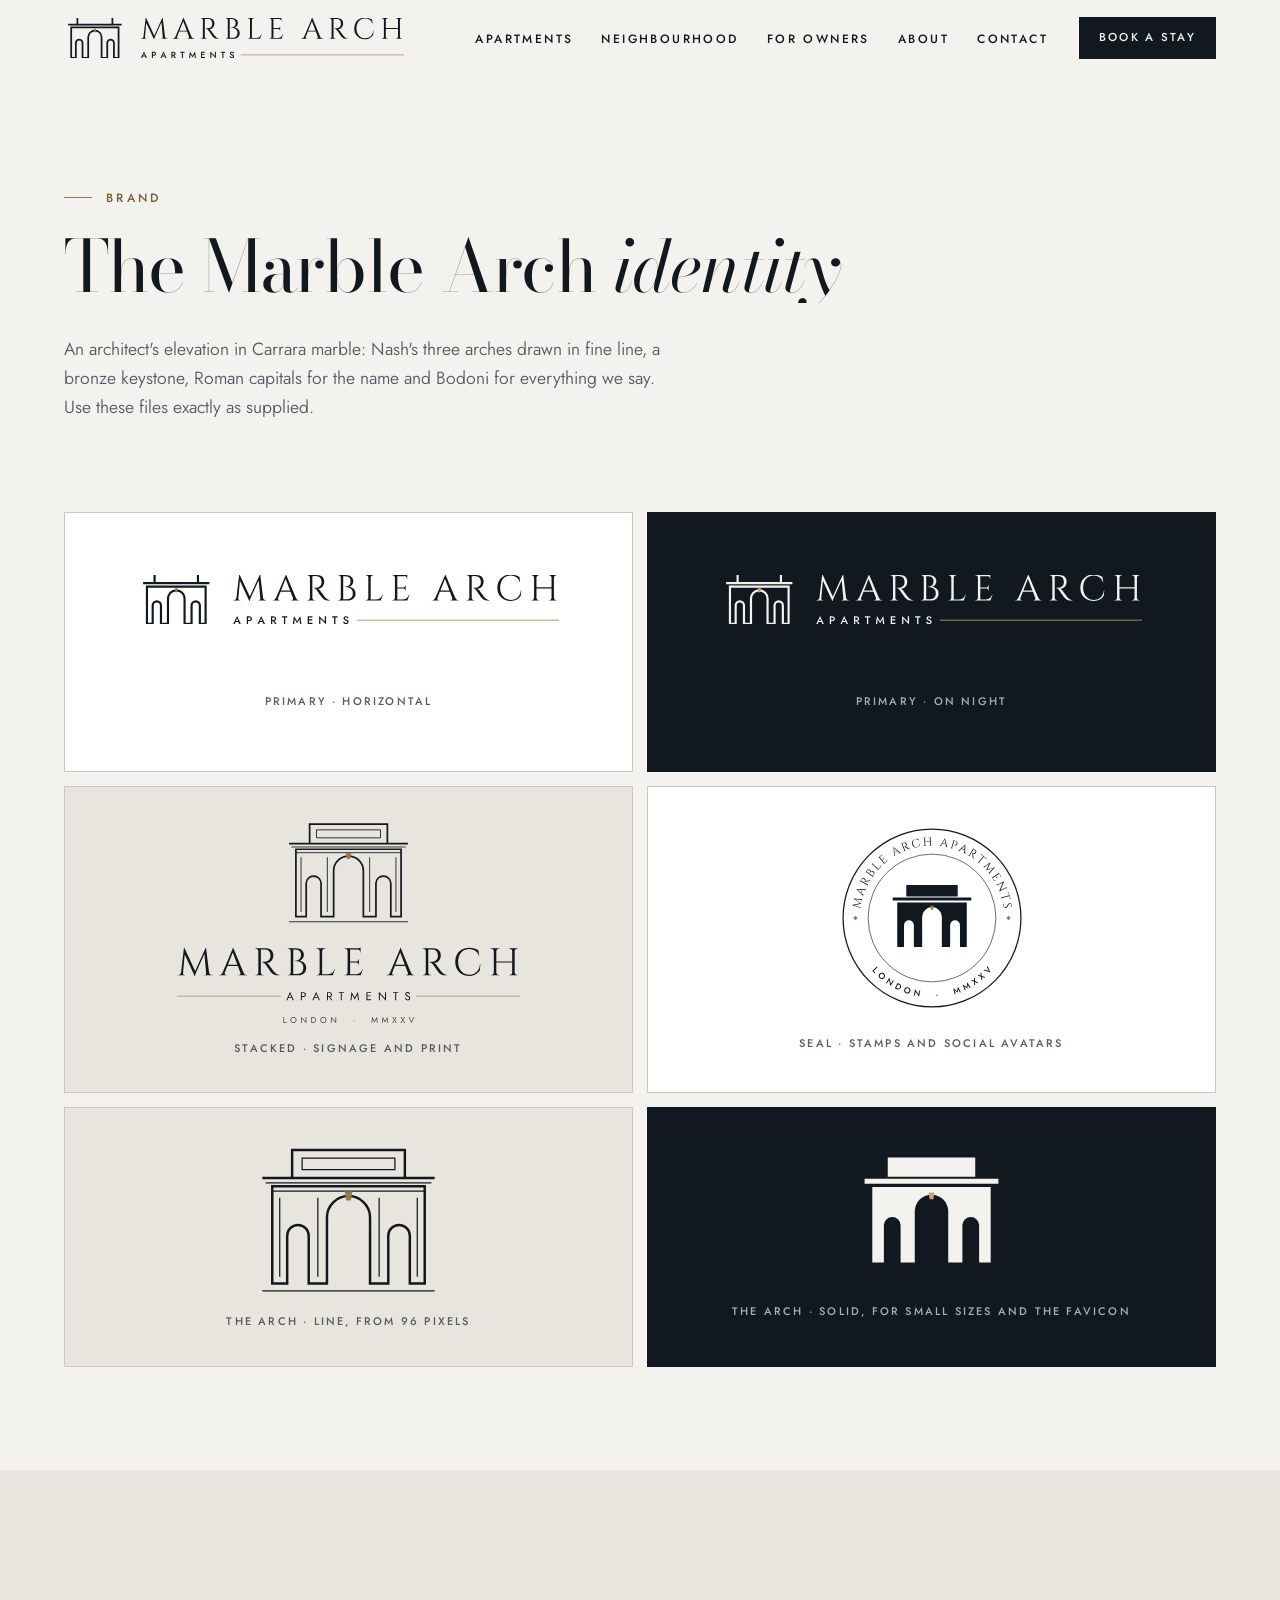
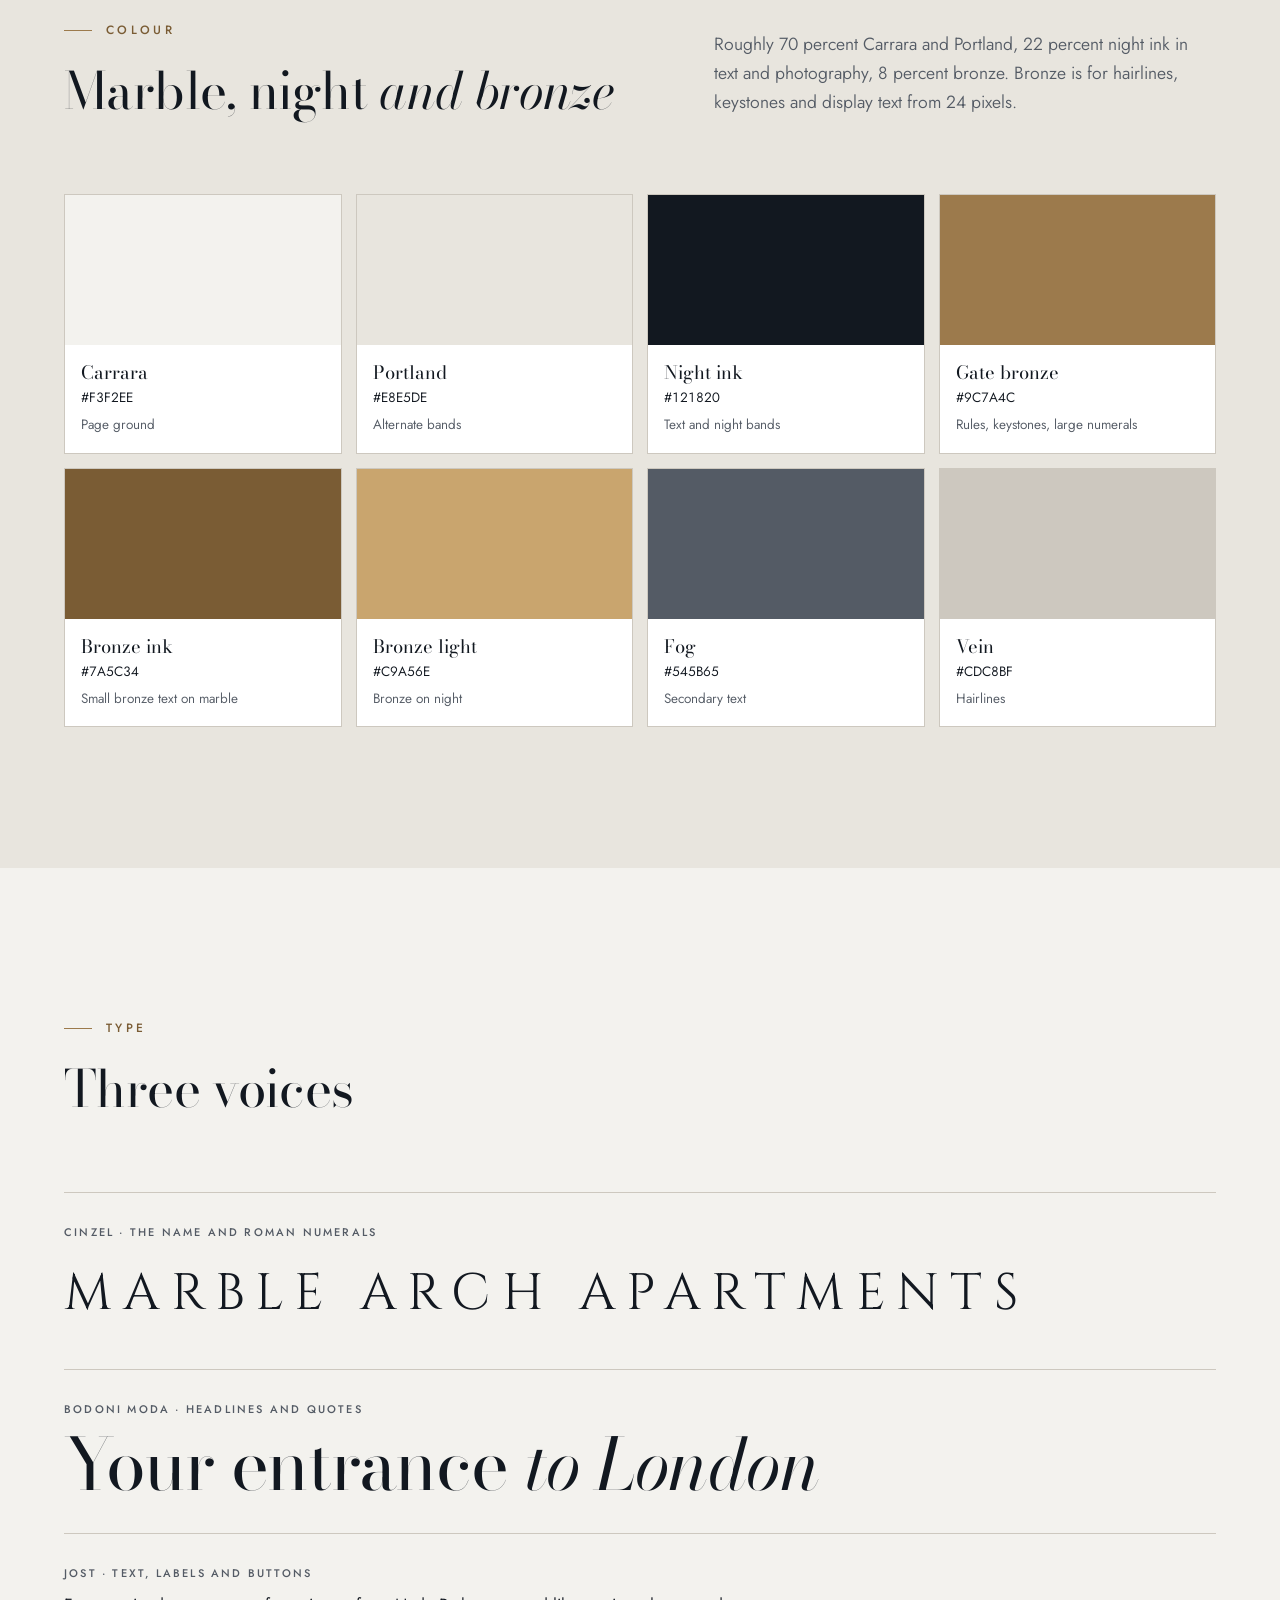
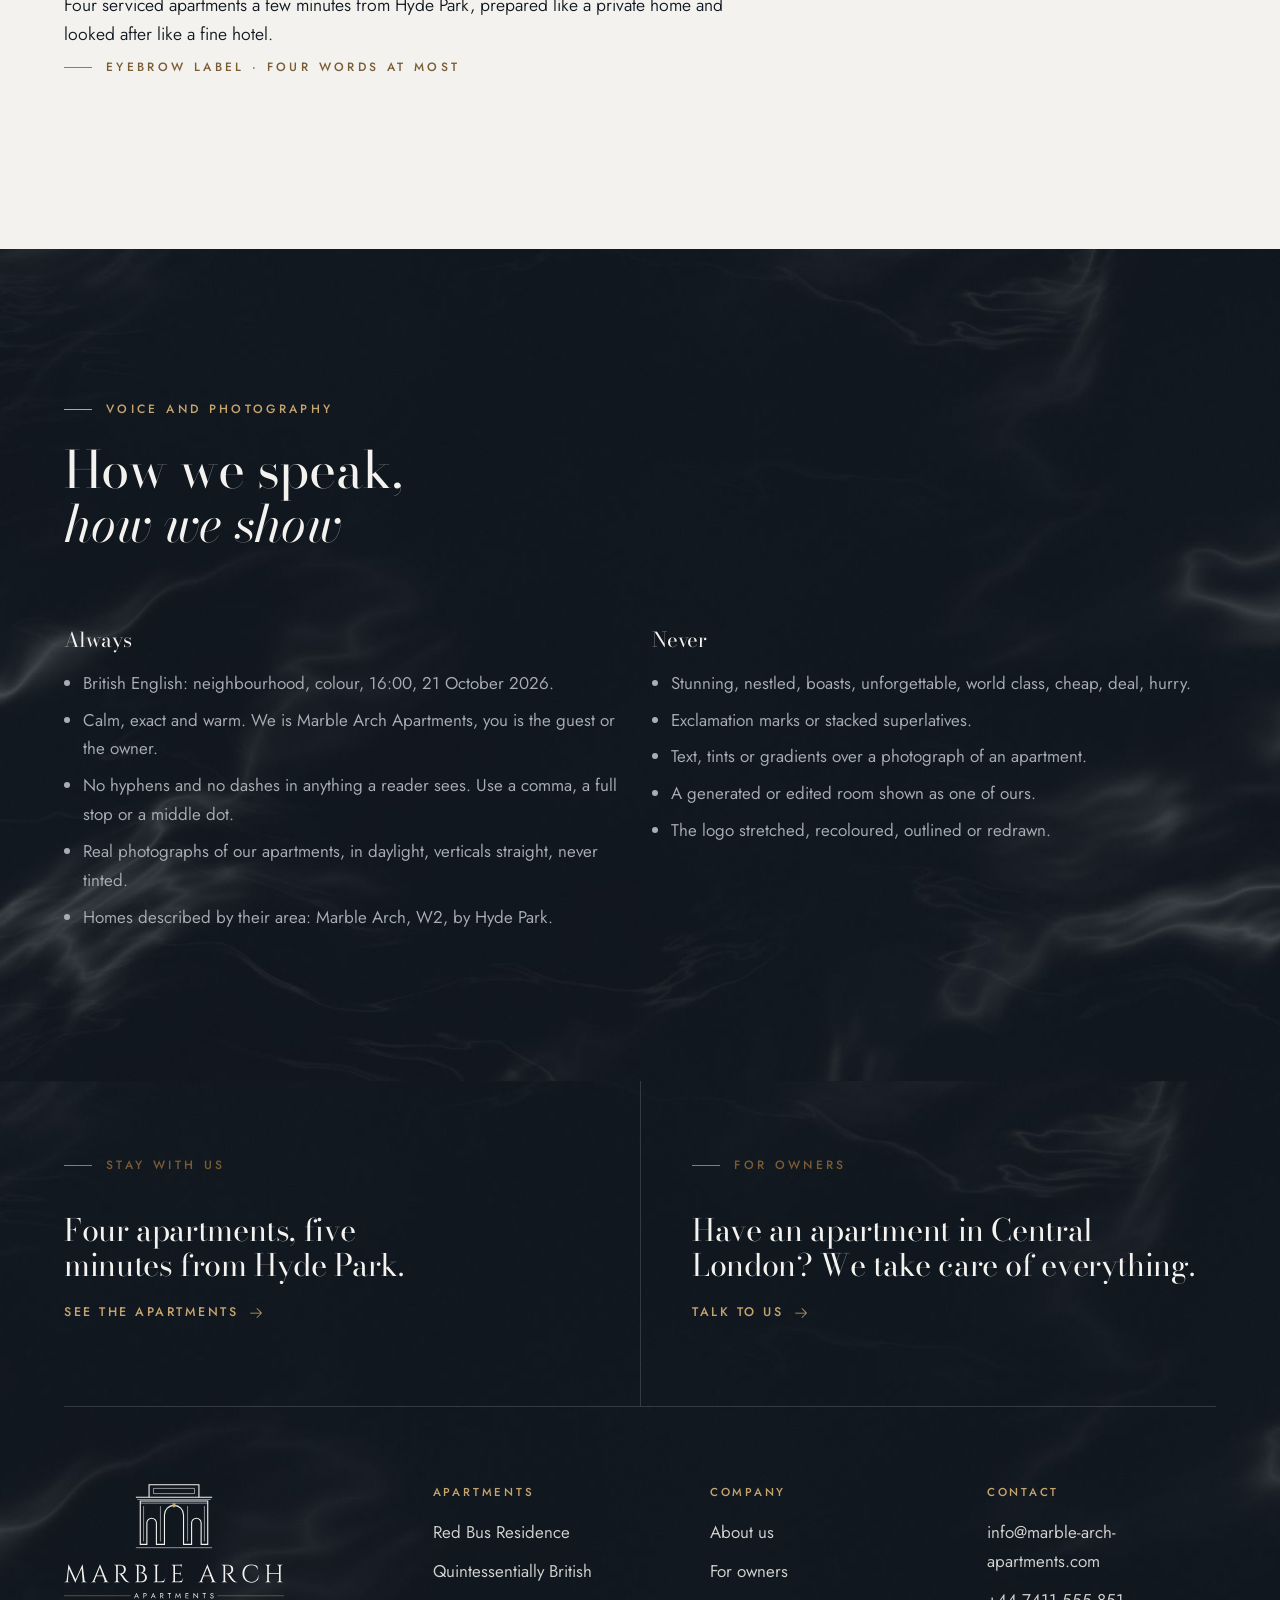
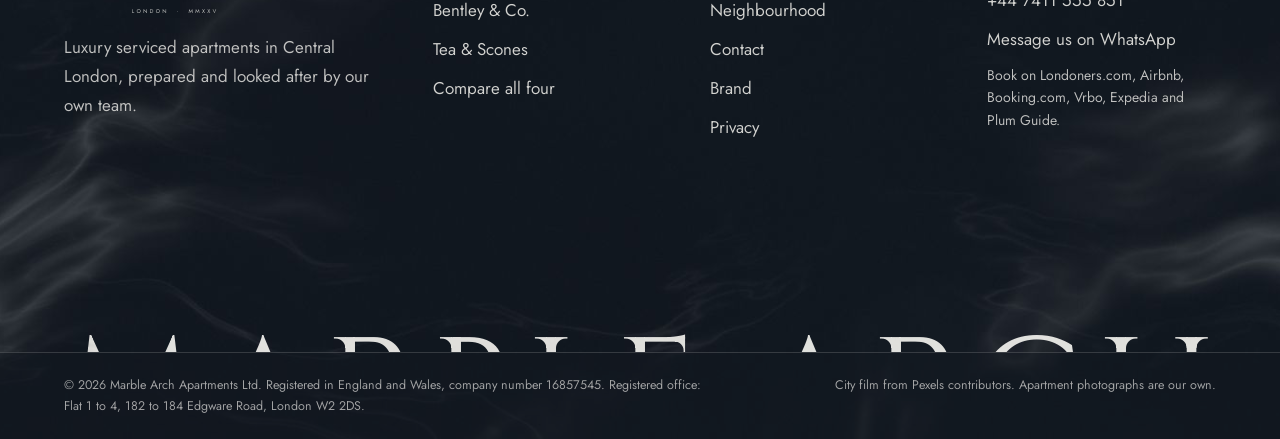
<file: brand.html>
<!doctype html>
<html lang="en-GB">
<head>
<meta charset="utf-8">
<meta name="viewport" content="width=device-width, initial-scale=1, viewport-fit=cover">
<title>Brand · Marble Arch Apartments</title>
<meta name="claude:viewport-fit-sides" content="cover">
<meta name="description" content="The Marble Arch Apartments identity: logo, colour, type, voice and photography.">
<meta name="theme-color" content="#F3F2EE">
<meta name="referrer" content="strict-origin-when-cross-origin">
<link rel="canonical" href="https://marble-arch-apartments.com/brand.html">
<meta property="og:site_name" content="Marble Arch Apartments">
<meta property="og:title" content="Brand · Marble Arch Apartments">
<meta property="og:description" content="The Marble Arch Apartments identity: logo, colour, type, voice and photography.">
<meta property="og:type" content="website">
<meta property="og:url" content="https://marble-arch-apartments.com/brand.html">
<meta property="og:image" content="https://marble-arch-apartments.com/assets/img/og.jpg">
<meta property="og:image:width" content="1200">
<meta property="og:image:height" content="630">
<meta property="og:locale" content="en_GB">
<meta name="twitter:card" content="summary_large_image">
<link rel="icon" href="assets/logo/favicon.svg" type="image/svg+xml">
<link rel="apple-touch-icon" href="assets/logo/apple-touch-icon.png">
<link rel="stylesheet" href="assets/css/fonts.css?v=20261021">
<link rel="stylesheet" href="assets/css/site.css?v=20261021">
<script>(function(d){var h=d.documentElement;h.classList.add('js');try{if(matchMedia('(prefers-reduced-motion: reduce)').matches)h.classList.add('rm')}catch(e){}try{var s=sessionStorage;if(s.getItem('maa-curtain')==='1'){h.classList.add('curtain-in');s.removeItem('maa-curtain')}if(s.getItem('maa-seen')==='1')h.classList.add('no-preloader')}catch(e){}})(document);</script>
</head>
<body>
<svg class="sprite" aria-hidden="true" focusable="false" style="position:absolute;width:0;height:0;overflow:hidden"><symbol id="i-arrow-right" viewBox="0 0 256 256"><path d="M220.24,132.24l-72,72a6,6,0,0,1-8.48-8.48L201.51,134H40a6,6,0,0,1,0-12H201.51L139.76,60.24a6,6,0,0,1,8.48-8.48l72,72A6,6,0,0,1,220.24,132.24Z"/></symbol><symbol id="i-pause" viewBox="0 0 256 256"><path d="M200,34H160a14,14,0,0,0-14,14V208a14,14,0,0,0,14,14h40a14,14,0,0,0,14-14V48A14,14,0,0,0,200,34Zm2,174a2,2,0,0,1-2,2H160a2,2,0,0,1-2-2V48a2,2,0,0,1,2-2h40a2,2,0,0,1,2,2ZM96,34H56A14,14,0,0,0,42,48V208a14,14,0,0,0,14,14H96a14,14,0,0,0,14-14V48A14,14,0,0,0,96,34Zm2,174a2,2,0,0,1-2,2H56a2,2,0,0,1-2-2V48a2,2,0,0,1,2-2H96a2,2,0,0,1,2,2Z"/></symbol><symbol id="i-play" viewBox="0 0 256 256"><path d="M231.36,116.19,87.28,28.06a14,14,0,0,0-14.18-.27A13.69,13.69,0,0,0,66,39.87V216.13a13.69,13.69,0,0,0,7.1,12.08,14,14,0,0,0,14.18-.27l144.08-88.13a13.82,13.82,0,0,0,0-23.62Zm-6.26,13.38L81,217.7a2,2,0,0,1-2.06,0,1.78,1.78,0,0,1-1-1.61V39.87a1.78,1.78,0,0,1,1-1.61A2.06,2.06,0,0,1,80,38a2,2,0,0,1,1,.31L225.1,126.43a1.82,1.82,0,0,1,0,3.14Z"/></symbol></svg>
<a class="skip" href="#main">Skip to content</a>
<header class="site-header" id="top">
  <div class="wrap">
    <a class="brandmark" href="index.html" aria-label="Marble Arch Apartments, home"><img src="assets/logo/logo-horizontal-ink.svg" width="653" height="77" alt="Marble Arch Apartments"></a>
    <nav class="nav" aria-label="Main">
      <ul class="nav__links"><li><a href="apartments.html">Apartments</a></li><li><a href="neighbourhood.html">Neighbourhood</a></li><li><a href="owners.html">For owners</a></li><li><a href="about.html">About</a></li><li><a href="contact.html">Contact</a></li></ul>
      <a class="btn btn--sm" href="apartments.html">Book a stay</a>
      <button class="menu-btn" type="button" aria-expanded="false" aria-controls="menu" aria-label="Menu"><span></span></button>
    </nav>
  </div>
</header>
<div class="menu" id="menu" aria-hidden="true">
  <ul class="menu__list"><li><a href="index.html"><span class="numeral" aria-hidden="true">I</span>Home</a></li><li><a href="apartments.html"><span class="numeral" aria-hidden="true">II</span>Apartments</a></li><li><a href="neighbourhood.html"><span class="numeral" aria-hidden="true">III</span>Neighbourhood</a></li><li><a href="owners.html"><span class="numeral" aria-hidden="true">IV</span>For owners</a></li><li><a href="about.html"><span class="numeral" aria-hidden="true">V</span>About</a></li><li><a href="contact.html"><span class="numeral" aria-hidden="true">VI</span>Contact</a></li></ul>
  <img class="menu__arch" src="assets/logo/mark-line-ink.svg" alt="" width="240" height="200">
  <div class="menu__foot small"><span class="menu__contact"><a href="tel:+447411555851">+44 7411 555 851</a><span aria-hidden="true">·</span><a href="mailto:info@marble-arch-apartments.com">info@marble-arch-apartments.com</a></span><a class="link" href="owners.html">Own an apartment? <svg class="i" aria-hidden="true" focusable="false"><use href="#i-arrow-right"/></svg></a></div>
</div>
<div class="curtain" aria-hidden="true"><img src="assets/logo/mark-line-ink.svg" alt="" width="96" height="80"></div>
<div class="toast" role="status" aria-live="polite"></div>
<div class="cursor" aria-hidden="true"><span></span></div>
<main id="main">
<section class="page-hero">
  <div class="wrap">
    <p class="eyebrow">Brand</p>
    <h1 class="h1" data-reveal="lines">The Marble Arch <em>identity</em></h1>
    <p class="lead muted">An architect's elevation in Carrara marble: Nash's three arches drawn in fine line, a bronze keystone, Roman capitals for the name and Bodoni for everything we say. Use these files exactly as supplied.</p>
  </div>
</section>
<section class="section--tight" style="padding-top:0">
  <div class="wrap">
    <div class="logo-cards">
      <div class="logo-card"><img src="assets/logo/logo-horizontal-ink.svg" alt="Horizontal logo"><small>Primary · horizontal</small></div>
      <div class="logo-card logo-card--night"><img src="assets/logo/logo-horizontal-marble.svg" alt="Horizontal logo on night"><small>Primary · on night</small></div>
      <div class="logo-card logo-card--stone"><img src="assets/logo/logo-stacked-ink.svg" alt="Stacked logo" style="max-height:200px"><small>Stacked · signage and print</small></div>
      <div class="logo-card"><img src="assets/logo/seal-ink.svg" alt="Seal" style="max-height:180px"><small>Seal · stamps and social avatars</small></div>
      <div class="logo-card logo-card--stone"><img src="assets/logo/mark-line-ink.svg" alt="The Arch mark, line" style="max-height:150px"><small>The Arch · line, from 96 pixels</small></div>
      <div class="logo-card logo-card--night"><img src="assets/logo/mark-solid-marble.svg" alt="The Arch mark, solid" style="max-height:110px"><small>The Arch · solid, for small sizes and the favicon</small></div>
    </div>
  </div>
</section>
<section class="section band-stone">
  <div class="wrap">
    <div class="head"><div><p class="eyebrow">Colour</p><h2 class="h2">Marble, night <em>and bronze</em></h2></div><p class="lead muted">Roughly 70 percent Carrara and Portland, 22 percent night ink in text and photography, 8 percent bronze. Bronze is for hairlines, keystones and display text from 24 pixels.</p></div>
    <div class="swatches"><div class="swatch"><i style="background:var(--marble)"></i><div><b>Carrara</b><span class="tabular">#F3F2EE</span><span class="muted">Page ground</span></div></div><div class="swatch"><i style="background:var(--stone)"></i><div><b>Portland</b><span class="tabular">#E8E5DE</span><span class="muted">Alternate bands</span></div></div><div class="swatch"><i style="background:var(--ink)"></i><div><b>Night ink</b><span class="tabular">#121820</span><span class="muted">Text and night bands</span></div></div><div class="swatch"><i style="background:var(--bronze)"></i><div><b>Gate bronze</b><span class="tabular">#9C7A4C</span><span class="muted">Rules, keystones, large numerals</span></div></div><div class="swatch"><i style="background:var(--bronze-ink)"></i><div><b>Bronze ink</b><span class="tabular">#7A5C34</span><span class="muted">Small bronze text on marble</span></div></div><div class="swatch"><i style="background:var(--bronze-light)"></i><div><b>Bronze light</b><span class="tabular">#C9A56E</span><span class="muted">Bronze on night</span></div></div><div class="swatch"><i style="background:var(--fog)"></i><div><b>Fog</b><span class="tabular">#545B65</span><span class="muted">Secondary text</span></div></div><div class="swatch"><i style="background:var(--vein)"></i><div><b>Vein</b><span class="tabular">#CDC8BF</span><span class="muted">Hairlines</span></div></div></div>
  </div>
</section>
<section class="section">
  <div class="wrap">
    <div class="head"><div><p class="eyebrow">Type</p><h2 class="h2">Three voices</h2></div></div>
    <div class="type-spec"><small>Cinzel · the name and Roman numerals</small><div class="inscription" style="font-size:clamp(28px,4vw,54px)">Marble Arch Apartments</div></div>
    <div class="type-spec"><small>Bodoni Moda · headlines and quotes</small><div class="h1">Your entrance <em>to London</em></div></div>
    <div class="type-spec"><small>Jost · text, labels and buttons</small><p class="lead" style="max-width:40em">Four serviced apartments a few minutes from Hyde Park, prepared like a private home and looked after like a fine hotel.</p><span class="eyebrow" style="margin:0">Eyebrow label · four words at most</span></div>
  </div>
</section>
<section class="section marble-night band-night">
  <div class="wrap">
    <div class="head"><div><p class="eyebrow">Voice and photography</p><h2 class="h2">How we speak, <em>how we show</em></h2></div></div>
    <div class="dodont">
      <div><h3 class="h4" style="margin-bottom:16px">Always</h3><ul class="muted"><li>British English: neighbourhood, colour, 16:00, 21 October 2026.</li><li>Calm, exact and warm. We is Marble Arch Apartments, you is the guest or the owner.</li><li>No hyphens and no dashes in anything a reader sees. Use a comma, a full stop or a middle dot.</li><li>Real photographs of our apartments, in daylight, verticals straight, never tinted.</li><li>Homes described by their area: Marble Arch, W2, by Hyde Park.</li></ul></div>
      <div><h3 class="h4" style="margin-bottom:16px">Never</h3><ul class="muted"><li>Stunning, nestled, boasts, unforgettable, world class, cheap, deal, hurry.</li><li>Exclamation marks or stacked superlatives.</li><li>Text, tints or gradients over a photograph of an apartment.</li><li>A generated or edited room shown as one of ours.</li><li>The logo stretched, recoloured, outlined or redrawn.</li></ul></div>
    </div>
  </div>
</section>
</main>
<footer class="site-footer">
  <div class="wrap">
    <div class="footer__cta">
      <a href="apartments.html"><span class="eyebrow">Stay with us</span><span class="h3">Four apartments, five minutes from Hyde Park.</span><span class="link">See the apartments <svg class="i" aria-hidden="true" focusable="false"><use href="#i-arrow-right"/></svg></span></a>
      <a href="owners.html"><span class="eyebrow">For owners</span><span class="h3">Have an apartment in Central London? We take care of everything.</span><span class="link">Talk to us <svg class="i" aria-hidden="true" focusable="false"><use href="#i-arrow-right"/></svg></span></a>
    </div>
    <div class="footer__cols">
      <div class="footer__brand">
        <img src="assets/logo/logo-stacked-marble.svg" alt="Marble Arch Apartments" width="220" height="190" loading="lazy">
        <p>Luxury serviced apartments in Central London, prepared and looked after by our own team.</p>
      </div>
      <div><h4>Apartments</h4><ul><li><a href="red-bus-residence.html">Red Bus Residence</a></li><li><a href="quintessentially-british.html">Quintessentially British</a></li><li><a href="bentley-and-co.html">Bentley &amp; Co.</a></li><li><a href="tea-and-scones.html">Tea &amp; Scones</a></li><li><a href="apartments.html">Compare all four</a></li></ul></div>
      <div><h4>Company</h4><ul><li><a href="about.html">About us</a></li><li><a href="owners.html">For owners</a></li><li><a href="neighbourhood.html">Neighbourhood</a></li><li><a href="contact.html">Contact</a></li><li><a href="brand.html">Brand</a></li><li><a href="privacy.html">Privacy</a></li></ul></div>
      <div><h4>Contact</h4>
        <p><a href="mailto:info@marble-arch-apartments.com">info@marble-arch-apartments.com</a></p>
        <p><a href="tel:+447411555851">+44 7411 555 851</a></p>
        <p><a href="https://wa.me/447411555851" target="_blank" rel="noopener">Message us on WhatsApp</a></p>
        <p class="small">Book on Londoners.com, Airbnb, Booking.com, Vrbo, Expedia and Plum Guide.</p>
      </div>
    </div>
  </div>
  <div class="footer__word" aria-hidden="true"><span>MARBLE ARCH</span></div>
  <div class="footer__legal"><div class="wrap" style="display:flex;flex-wrap:wrap;gap:8px 22px;justify-content:space-between">
    <p>© <span data-year>2026</span> Marble Arch Apartments Ltd. Registered in England and Wales, company number 16857545. Registered office: Flat 1 to 4, 182 to 184 Edgware Road, London W2 2DS.</p>
    <p>City film from Pexels contributors. Apartment photographs are our own.</p>
  </div></div>
</footer>
<script src="assets/js/vendor/gsap.min.js?v=20261021" defer></script><script src="assets/js/vendor/ScrollTrigger.min.js?v=20261021" defer></script><script src="assets/js/vendor/SplitText.min.js?v=20261021" defer></script><script src="assets/js/vendor/CustomEase.min.js?v=20261021" defer></script><script src="assets/js/vendor/lenis.min.js?v=20261021" defer></script><script src="assets/js/data.js?v=20261021" defer></script><script src="assets/js/site.js?v=20261021" defer></script>
</body>
</html>
</file>
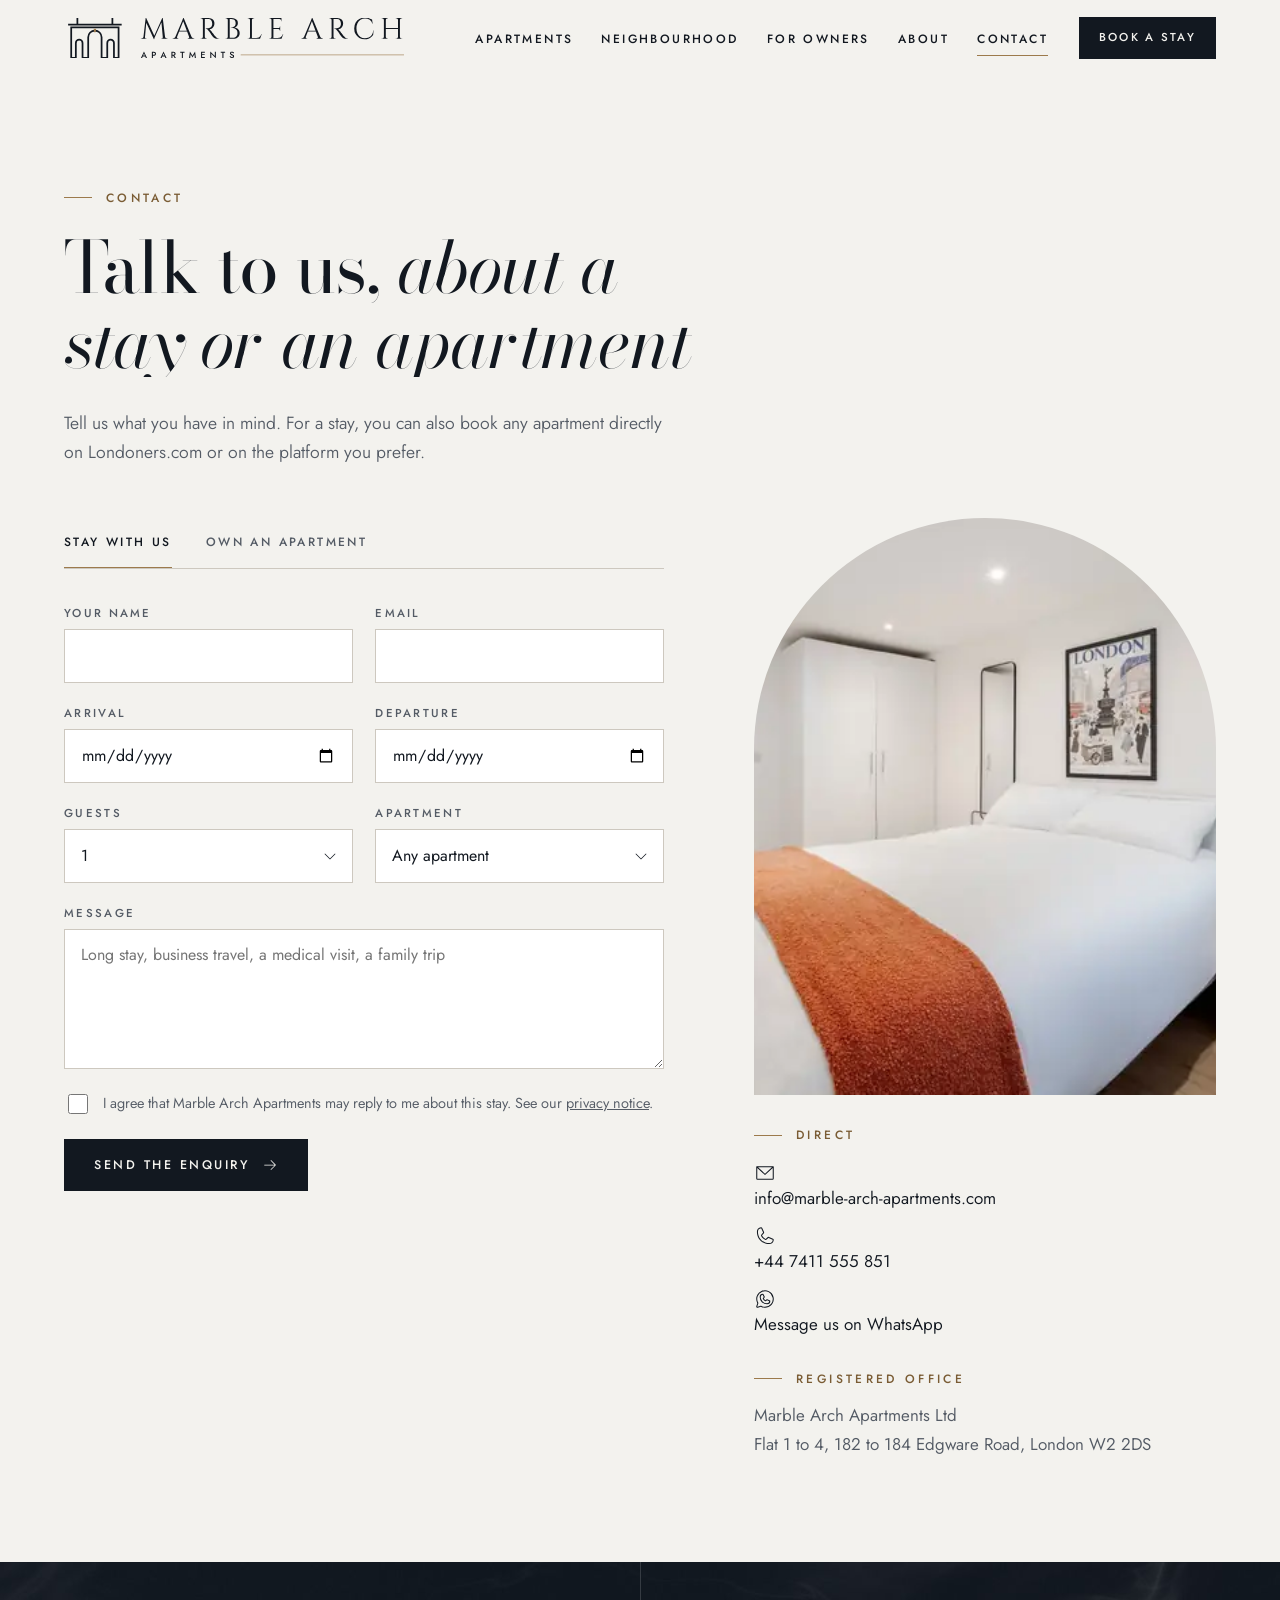
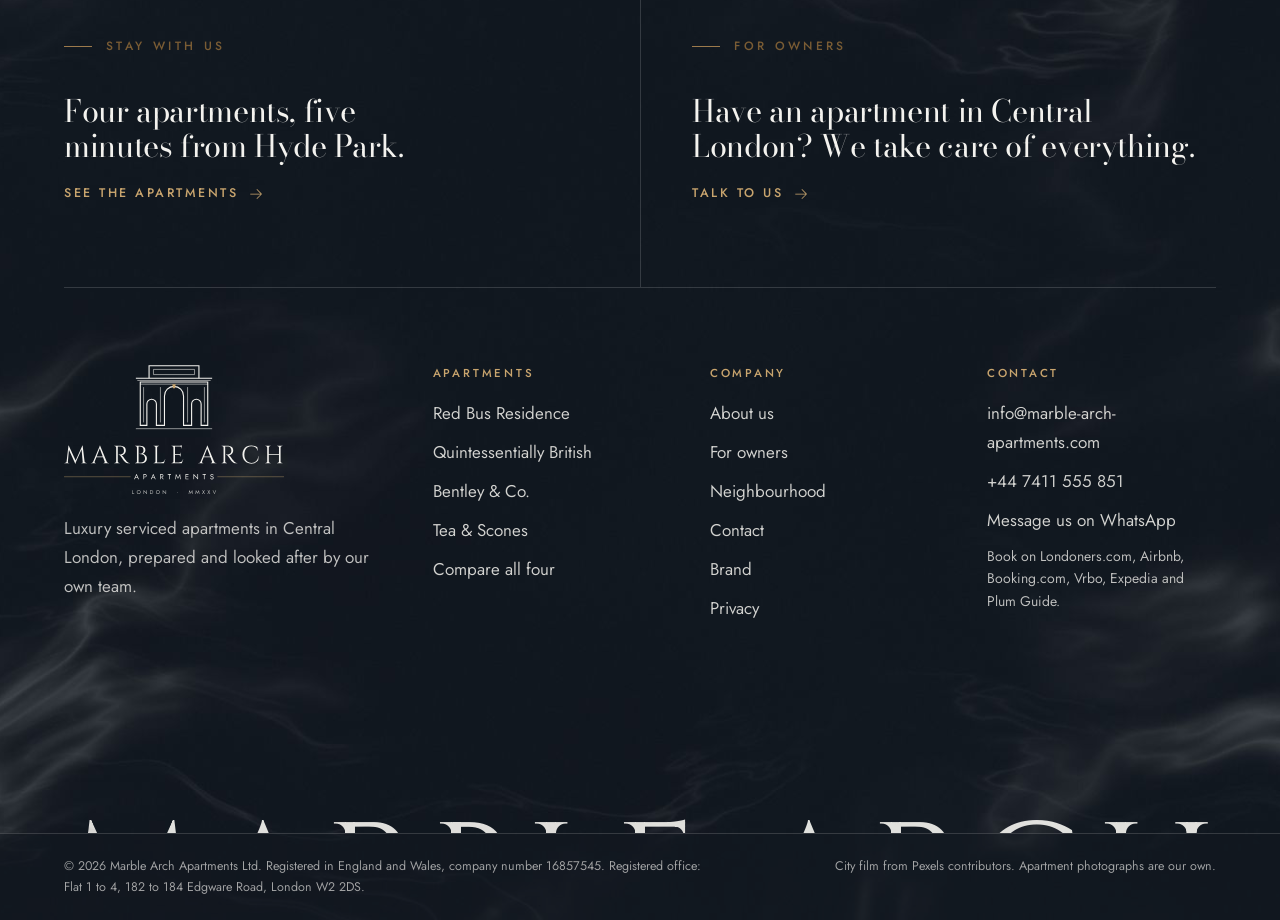
<file: contact.html>
<!doctype html>
<html lang="en-GB">
<head>
<meta charset="utf-8">
<meta name="viewport" content="width=device-width, initial-scale=1, viewport-fit=cover">
<title>Contact · Marble Arch Apartments</title>
<meta name="claude:viewport-fit-sides" content="cover">
<meta name="description" content="Contact Marble Arch Apartments about a stay in Central London or about an apartment you own.">
<meta name="theme-color" content="#F3F2EE">
<meta name="referrer" content="strict-origin-when-cross-origin">
<link rel="canonical" href="https://marble-arch-apartments.com/contact.html">
<meta property="og:site_name" content="Marble Arch Apartments">
<meta property="og:title" content="Contact · Marble Arch Apartments">
<meta property="og:description" content="Contact Marble Arch Apartments about a stay in Central London or about an apartment you own.">
<meta property="og:type" content="website">
<meta property="og:url" content="https://marble-arch-apartments.com/contact.html">
<meta property="og:image" content="https://marble-arch-apartments.com/assets/img/og.jpg">
<meta property="og:image:width" content="1200">
<meta property="og:image:height" content="630">
<meta property="og:locale" content="en_GB">
<meta name="twitter:card" content="summary_large_image">
<link rel="icon" href="assets/logo/favicon.svg" type="image/svg+xml">
<link rel="apple-touch-icon" href="assets/logo/apple-touch-icon.png">
<link rel="stylesheet" href="assets/css/fonts.css?v=20261021">
<link rel="stylesheet" href="assets/css/site.css?v=20261021">
<script>(function(d){var h=d.documentElement;h.classList.add('js');try{if(matchMedia('(prefers-reduced-motion: reduce)').matches)h.classList.add('rm')}catch(e){}try{var s=sessionStorage;if(s.getItem('maa-curtain')==='1'){h.classList.add('curtain-in');s.removeItem('maa-curtain')}if(s.getItem('maa-seen')==='1')h.classList.add('no-preloader')}catch(e){}})(document);</script>
</head>
<body>
<svg class="sprite" aria-hidden="true" focusable="false" style="position:absolute;width:0;height:0;overflow:hidden"><symbol id="i-arrow-right" viewBox="0 0 256 256"><path d="M220.24,132.24l-72,72a6,6,0,0,1-8.48-8.48L201.51,134H40a6,6,0,0,1,0-12H201.51L139.76,60.24a6,6,0,0,1,8.48-8.48l72,72A6,6,0,0,1,220.24,132.24Z"/></symbol><symbol id="i-envelope-simple" viewBox="0 0 256 256"><path d="M224,50H32a6,6,0,0,0-6,6V192a14,14,0,0,0,14,14H216a14,14,0,0,0,14-14V56A6,6,0,0,0,224,50ZM208.58,62,128,135.86,47.42,62ZM216,194H40a2,2,0,0,1-2-2V69.64l86,78.78a6,6,0,0,0,8.1,0L218,69.64V192A2,2,0,0,1,216,194Z"/></symbol><symbol id="i-pause" viewBox="0 0 256 256"><path d="M200,34H160a14,14,0,0,0-14,14V208a14,14,0,0,0,14,14h40a14,14,0,0,0,14-14V48A14,14,0,0,0,200,34Zm2,174a2,2,0,0,1-2,2H160a2,2,0,0,1-2-2V48a2,2,0,0,1,2-2h40a2,2,0,0,1,2,2ZM96,34H56A14,14,0,0,0,42,48V208a14,14,0,0,0,14,14H96a14,14,0,0,0,14-14V48A14,14,0,0,0,96,34Zm2,174a2,2,0,0,1-2,2H56a2,2,0,0,1-2-2V48a2,2,0,0,1,2-2H96a2,2,0,0,1,2,2Z"/></symbol><symbol id="i-phone" viewBox="0 0 256 256"><path d="M221.59,160.3l-47.24-21.17a14,14,0,0,0-13.28,1.22,4.81,4.81,0,0,0-.56.42l-24.69,21a1.88,1.88,0,0,1-1.68.06c-15.87-7.66-32.31-24-40-39.65a1.91,1.91,0,0,1,0-1.68l21.07-25a6.13,6.13,0,0,0,.42-.58,14,14,0,0,0,1.12-13.27L95.73,34.49a14,14,0,0,0-14.56-8.38A54.24,54.24,0,0,0,34,80c0,78.3,63.7,142,142,142a54.25,54.25,0,0,0,53.89-47.17A14,14,0,0,0,221.59,160.3ZM176,210C104.32,210,46,151.68,46,80A42.23,42.23,0,0,1,82.67,38h.23a2,2,0,0,1,1.84,1.31l21.1,47.11a2,2,0,0,1,0,1.67L84.73,113.15a4.73,4.73,0,0,0-.43.57,14,14,0,0,0-.91,13.73c8.87,18.16,27.17,36.32,45.53,45.19a14,14,0,0,0,13.77-1c.19-.13.38-.27.56-.42l24.68-21a1.92,1.92,0,0,1,1.6-.1l47.25,21.17a2,2,0,0,1,1.21,2A42.24,42.24,0,0,1,176,210Z"/></symbol><symbol id="i-play" viewBox="0 0 256 256"><path d="M231.36,116.19,87.28,28.06a14,14,0,0,0-14.18-.27A13.69,13.69,0,0,0,66,39.87V216.13a13.69,13.69,0,0,0,7.1,12.08,14,14,0,0,0,14.18-.27l144.08-88.13a13.82,13.82,0,0,0,0-23.62Zm-6.26,13.38L81,217.7a2,2,0,0,1-2.06,0,1.78,1.78,0,0,1-1-1.61V39.87a1.78,1.78,0,0,1,1-1.61A2.06,2.06,0,0,1,80,38a2,2,0,0,1,1,.31L225.1,126.43a1.82,1.82,0,0,1,0,3.14Z"/></symbol><symbol id="i-whatsapp-logo" viewBox="0 0 256 256"><path d="M186.68,146.63l-32-16a6,6,0,0,0-6,.38L133,141.46A42.49,42.49,0,0,1,114.54,123L125,107.33a6,6,0,0,0,.38-6l-16-32A6,6,0,0,0,104,66a38,38,0,0,0-38,38,86.1,86.1,0,0,0,86,86,38,38,0,0,0,38-38A6,6,0,0,0,186.68,146.63ZM152,178a74.09,74.09,0,0,1-74-74,26,26,0,0,1,22.42-25.75l12.66,25.32-10.39,15.58a6,6,0,0,0-.54,5.63,54.43,54.43,0,0,0,29.07,29.07,6,6,0,0,0,5.63-.54l15.58-10.39,25.32,12.66A26,26,0,0,1,152,178ZM128,26A102,102,0,0,0,38.35,176.69L26.73,211.56a14,14,0,0,0,17.71,17.71l34.87-11.62A102,102,0,1,0,128,26Zm0,192a90,90,0,0,1-45.06-12.08,6.09,6.09,0,0,0-3-.81,6.2,6.2,0,0,0-1.9.31L40.65,217.88a2,2,0,0,1-2.53-2.53L50.58,178a6,6,0,0,0-.5-4.91A90,90,0,1,1,128,218Z"/></symbol></svg>
<a class="skip" href="#main">Skip to content</a>
<header class="site-header" id="top">
  <div class="wrap">
    <a class="brandmark" href="index.html" aria-label="Marble Arch Apartments, home"><img src="assets/logo/logo-horizontal-ink.svg" width="653" height="77" alt="Marble Arch Apartments"></a>
    <nav class="nav" aria-label="Main">
      <ul class="nav__links"><li><a href="apartments.html">Apartments</a></li><li><a href="neighbourhood.html">Neighbourhood</a></li><li><a href="owners.html">For owners</a></li><li><a href="about.html">About</a></li><li><a href="contact.html" aria-current="page">Contact</a></li></ul>
      <a class="btn btn--sm" href="apartments.html">Book a stay</a>
      <button class="menu-btn" type="button" aria-expanded="false" aria-controls="menu" aria-label="Menu"><span></span></button>
    </nav>
  </div>
</header>
<div class="menu" id="menu" aria-hidden="true">
  <ul class="menu__list"><li><a href="index.html"><span class="numeral" aria-hidden="true">I</span>Home</a></li><li><a href="apartments.html"><span class="numeral" aria-hidden="true">II</span>Apartments</a></li><li><a href="neighbourhood.html"><span class="numeral" aria-hidden="true">III</span>Neighbourhood</a></li><li><a href="owners.html"><span class="numeral" aria-hidden="true">IV</span>For owners</a></li><li><a href="about.html"><span class="numeral" aria-hidden="true">V</span>About</a></li><li><a href="contact.html" aria-current="page"><span class="numeral" aria-hidden="true">VI</span>Contact</a></li></ul>
  <img class="menu__arch" src="assets/logo/mark-line-ink.svg" alt="" width="240" height="200">
  <div class="menu__foot small"><span class="menu__contact"><a href="tel:+447411555851">+44 7411 555 851</a><span aria-hidden="true">·</span><a href="mailto:info@marble-arch-apartments.com">info@marble-arch-apartments.com</a></span><a class="link" href="owners.html">Own an apartment? <svg class="i" aria-hidden="true" focusable="false"><use href="#i-arrow-right"/></svg></a></div>
</div>
<div class="curtain" aria-hidden="true"><img src="assets/logo/mark-line-ink.svg" alt="" width="96" height="80"></div>
<div class="toast" role="status" aria-live="polite"></div>
<div class="cursor" aria-hidden="true"><span></span></div>
<main id="main">
<section class="page-hero" style="padding-bottom:clamp(32px,4vw,56px)">
  <div class="wrap">
    <p class="eyebrow">Contact</p>
    <h1 class="h1" data-reveal="lines">Talk to us, <em>about a stay or an apartment</em></h1>
    <p class="lead muted">Tell us what you have in mind. For a stay, you can also book any apartment directly on Londoners.com or on the platform you prefer.</p>
  </div>
</section>
<section class="section--tight" style="padding-top:0">
  <div class="wrap"><div class="split" style="align-items:start;grid-template-columns:minmax(0,1.3fr) minmax(0,1fr)">
    <div>
      <div class="tabs" role="tablist" aria-label="Enquiry type">
        <button type="button" role="tab" id="tab-guests" aria-controls="panel-guests" aria-selected="true">Stay with us</button>
        <button type="button" role="tab" id="tab-owners" aria-controls="panel-owners" aria-selected="false" tabindex="-1">Own an apartment</button>
      </div>
      <div role="tabpanel" id="panel-guests" aria-labelledby="tab-guests"><form class="form" data-form="guest" novalidate>
      <div class="row">
        <div class="field"><label for="g-name">Your name</label><input id="g-name" aria-describedby="g-name-err" name="name" autocomplete="name" required><span class="err" id="g-name-err">Please add your name.</span></div>
        <div class="field"><label for="g-email">Email</label><input id="g-email" aria-describedby="g-email-err" name="email" type="email" autocomplete="email" required><span class="err" id="g-email-err">Please add an email address we can reply to.</span></div>
      </div>
      <div class="row">
        <div class="field"><label for="g-in">Arrival</label><input id="g-in" name="arrival" type="date"></div>
        <div class="field"><label for="g-out">Departure</label><input id="g-out" name="departure" type="date"></div>
      </div>
      <div class="row">
        <div class="field"><label for="g-guests">Guests</label><select id="g-guests" name="guests"><option>1</option><option>2</option><option>3</option><option>4</option><option>5</option><option>6</option><option>7</option><option>8</option><option>More than 8</option></select></div>
        <div class="field"><label for="g-apt">Apartment</label><select id="g-apt" name="apartment"><option>Any apartment</option><option>Red Bus Residence</option><option>Quintessentially British</option><option>Bentley &amp; Co.</option><option>Tea &amp; Scones</option></select></div>
      </div>
      <div class="field"><label for="g-msg">Message</label><textarea id="g-msg" name="message" placeholder="Long stay, business travel, a medical visit, a family trip"></textarea></div>
      <label class="check"><input type="checkbox" name="consent" required id="g-consent" aria-describedby="g-consent-err"><span>I agree that Marble Arch Apartments may reply to me about this stay. See our <a href="privacy.html" style="text-decoration:underline">privacy notice</a>.</span></label><span class="check-err" id="g-consent-err">Please tick the box, so that we are allowed to reply.</span>
      <div class="actions"><button class="btn" type="submit">Send the enquiry <svg class="i" aria-hidden="true" focusable="false"><use href="#i-arrow-right"/></svg></button></div>
      <p class="form-note" role="status"></p>
    </form></div>
      <div role="tabpanel" id="panel-owners" aria-labelledby="tab-owners" hidden><form class="form" data-form="owner" novalidate>
      <div class="row">
        <div class="field"><label for="c-name">Your name</label><input id="c-name" aria-describedby="c-name-err" name="name" autocomplete="name" required><span class="err" id="c-name-err">Please add your name.</span></div>
        <div class="field"><label for="c-email">Email</label><input id="c-email" aria-describedby="c-email-err" name="email" type="email" autocomplete="email" required><span class="err" id="c-email-err">Please add an email address we can reply to.</span></div>
      </div>
      <div class="row">
        <div class="field"><label for="c-phone">Telephone</label><input id="c-phone" name="phone" type="tel" autocomplete="tel"></div>
        <div class="field"><label for="c-area">Area</label><input id="c-area" aria-describedby="c-area-err" name="area" placeholder="Marylebone, W1" required><span class="err" id="c-area-err">Please tell us roughly where the apartment is.</span></div>
      </div>
      <div class="row">
        <div class="field"><label for="c-beds">Bedrooms</label><select id="c-beds" name="bedrooms"><option>Studio</option><option>1</option><option selected>2</option><option>3</option><option>4 or more</option></select></div>
        <div class="field"><label for="c-state">The apartment is</label><select id="c-state" name="status"><option>Empty and ready</option><option>Furnished</option><option>Let, with a date it is free</option><option>In need of renovation</option></select></div>
      </div>
      <div class="field"><label for="c-msg">Anything else</label><textarea id="c-msg" name="message" placeholder="Size, floor, lift, outside space, when it is available"></textarea></div>
      <label class="check"><input type="checkbox" name="consent" required id="c-consent" aria-describedby="c-consent-err"><span>I agree that Marble Arch Apartments may contact me about my apartment. See our <a href="privacy.html" style="text-decoration:underline">privacy notice</a>.</span></label><span class="check-err" id="c-consent-err">Please tick the box, so that we are allowed to reply.</span>
      <div class="actions"><button class="btn" type="submit">Send the details <svg class="i" aria-hidden="true" focusable="false"><use href="#i-arrow-right"/></svg></button></div>
      <p class="form-note" role="status"></p>
    </form></div>
    </div>
    <aside style="display:grid;gap:32px">
      <div class="arch-frame" style="aspect-ratio:4/5"><img src="assets/photos/quintessentially-british/10-m.webp" srcset="assets/photos/quintessentially-british/10-s.webp 640w, assets/photos/quintessentially-british/10-m.webp 1100w, assets/photos/quintessentially-british/10-l.webp 1920w" sizes="(max-width: 900px) 100vw, 40vw" width="1100" height="733" alt="King bed with an orange throw and wardrobe" loading="lazy" decoding="async"></div>
      <div style="display:grid;gap:12px">
        <p class="eyebrow" style="margin-bottom:6px">Direct</p>
        <p style="margin:0"><svg class="i" aria-hidden="true" focusable="false"><use href="#i-envelope-simple"/></svg> <a href="mailto:info@marble-arch-apartments.com">info@marble-arch-apartments.com</a></p>
        <p style="margin:0"><svg class="i" aria-hidden="true" focusable="false"><use href="#i-phone"/></svg> <a href="tel:+447411555851">+44 7411 555 851</a></p>
        <p style="margin:0"><svg class="i" aria-hidden="true" focusable="false"><use href="#i-whatsapp-logo"/></svg> <a href="https://wa.me/447411555851" target="_blank" rel="noopener">Message us on WhatsApp</a></p>
      </div>
      <div style="display:grid;gap:8px"><p class="eyebrow" style="margin-bottom:6px">Registered office</p><p class="muted" style="margin:0">Marble Arch Apartments Ltd<br>Flat 1 to 4, 182 to 184 Edgware Road, London W2 2DS</p></div>
    </aside>
  </div></div>
</section>
</main>
<footer class="site-footer">
  <div class="wrap">
    <div class="footer__cta">
      <a href="apartments.html"><span class="eyebrow">Stay with us</span><span class="h3">Four apartments, five minutes from Hyde Park.</span><span class="link">See the apartments <svg class="i" aria-hidden="true" focusable="false"><use href="#i-arrow-right"/></svg></span></a>
      <a href="owners.html"><span class="eyebrow">For owners</span><span class="h3">Have an apartment in Central London? We take care of everything.</span><span class="link">Talk to us <svg class="i" aria-hidden="true" focusable="false"><use href="#i-arrow-right"/></svg></span></a>
    </div>
    <div class="footer__cols">
      <div class="footer__brand">
        <img src="assets/logo/logo-stacked-marble.svg" alt="Marble Arch Apartments" width="220" height="190" loading="lazy">
        <p>Luxury serviced apartments in Central London, prepared and looked after by our own team.</p>
      </div>
      <div><h4>Apartments</h4><ul><li><a href="red-bus-residence.html">Red Bus Residence</a></li><li><a href="quintessentially-british.html">Quintessentially British</a></li><li><a href="bentley-and-co.html">Bentley &amp; Co.</a></li><li><a href="tea-and-scones.html">Tea &amp; Scones</a></li><li><a href="apartments.html">Compare all four</a></li></ul></div>
      <div><h4>Company</h4><ul><li><a href="about.html">About us</a></li><li><a href="owners.html">For owners</a></li><li><a href="neighbourhood.html">Neighbourhood</a></li><li><a href="contact.html">Contact</a></li><li><a href="brand.html">Brand</a></li><li><a href="privacy.html">Privacy</a></li></ul></div>
      <div><h4>Contact</h4>
        <p><a href="mailto:info@marble-arch-apartments.com">info@marble-arch-apartments.com</a></p>
        <p><a href="tel:+447411555851">+44 7411 555 851</a></p>
        <p><a href="https://wa.me/447411555851" target="_blank" rel="noopener">Message us on WhatsApp</a></p>
        <p class="small">Book on Londoners.com, Airbnb, Booking.com, Vrbo, Expedia and Plum Guide.</p>
      </div>
    </div>
  </div>
  <div class="footer__word" aria-hidden="true"><span>MARBLE ARCH</span></div>
  <div class="footer__legal"><div class="wrap" style="display:flex;flex-wrap:wrap;gap:8px 22px;justify-content:space-between">
    <p>© <span data-year>2026</span> Marble Arch Apartments Ltd. Registered in England and Wales, company number 16857545. Registered office: Flat 1 to 4, 182 to 184 Edgware Road, London W2 2DS.</p>
    <p>City film from Pexels contributors. Apartment photographs are our own.</p>
  </div></div>
</footer>
<script src="assets/js/vendor/gsap.min.js?v=20261021" defer></script><script src="assets/js/vendor/ScrollTrigger.min.js?v=20261021" defer></script><script src="assets/js/vendor/SplitText.min.js?v=20261021" defer></script><script src="assets/js/vendor/CustomEase.min.js?v=20261021" defer></script><script src="assets/js/vendor/lenis.min.js?v=20261021" defer></script><script src="assets/js/data.js?v=20261021" defer></script><script src="assets/js/site.js?v=20261021" defer></script>
</body>
</html>
</file>
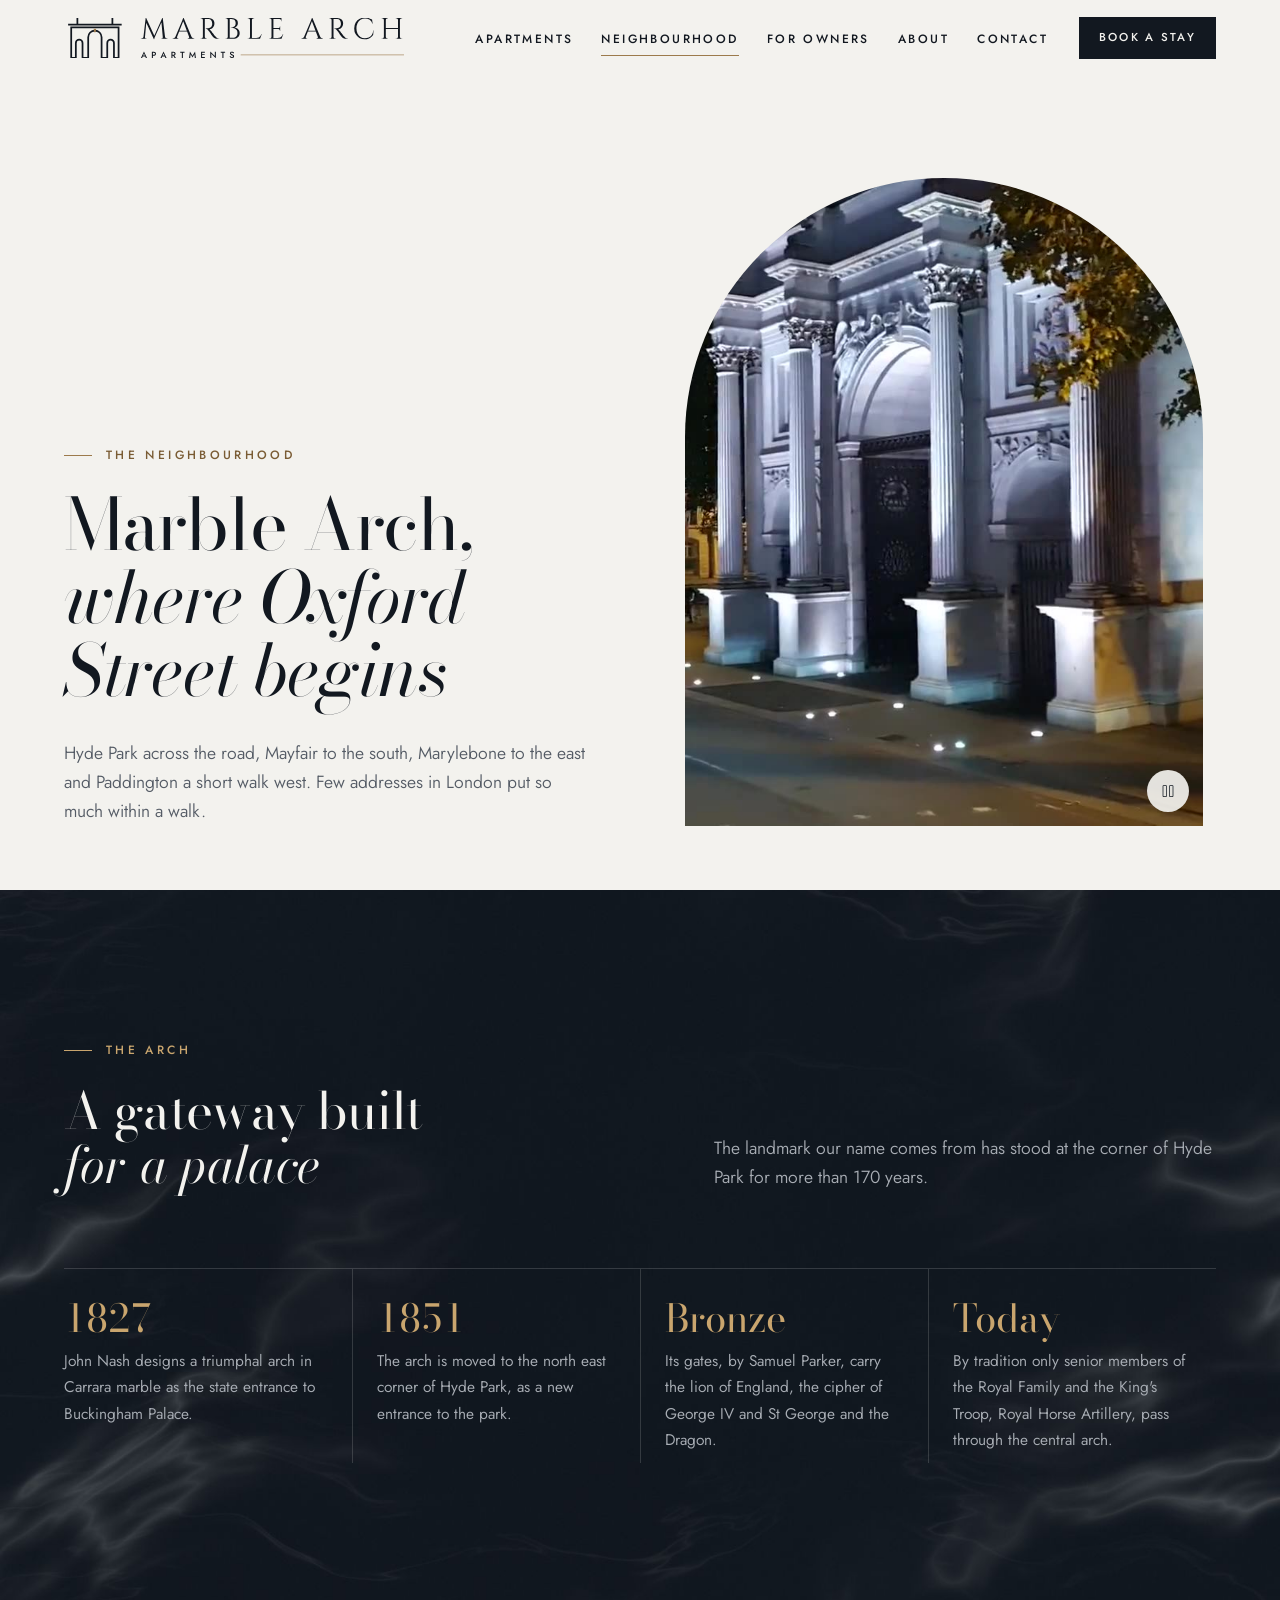
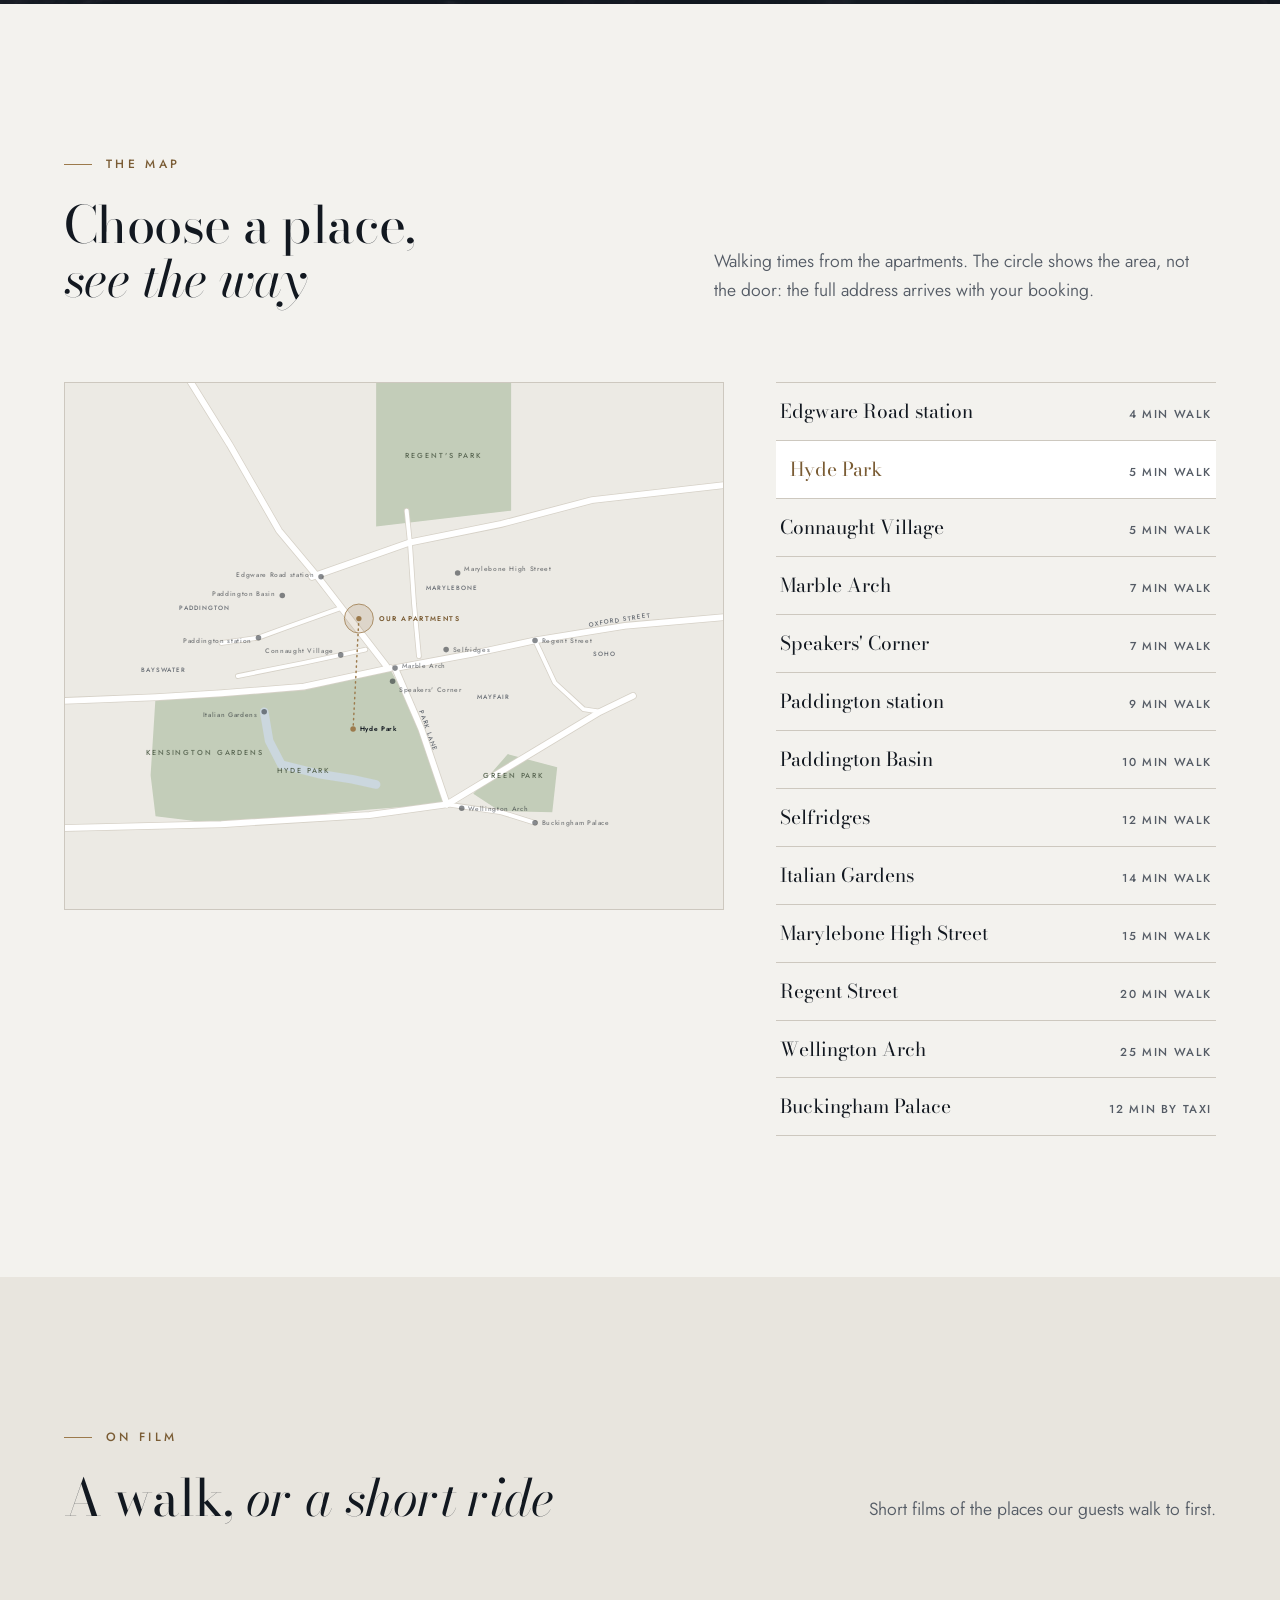
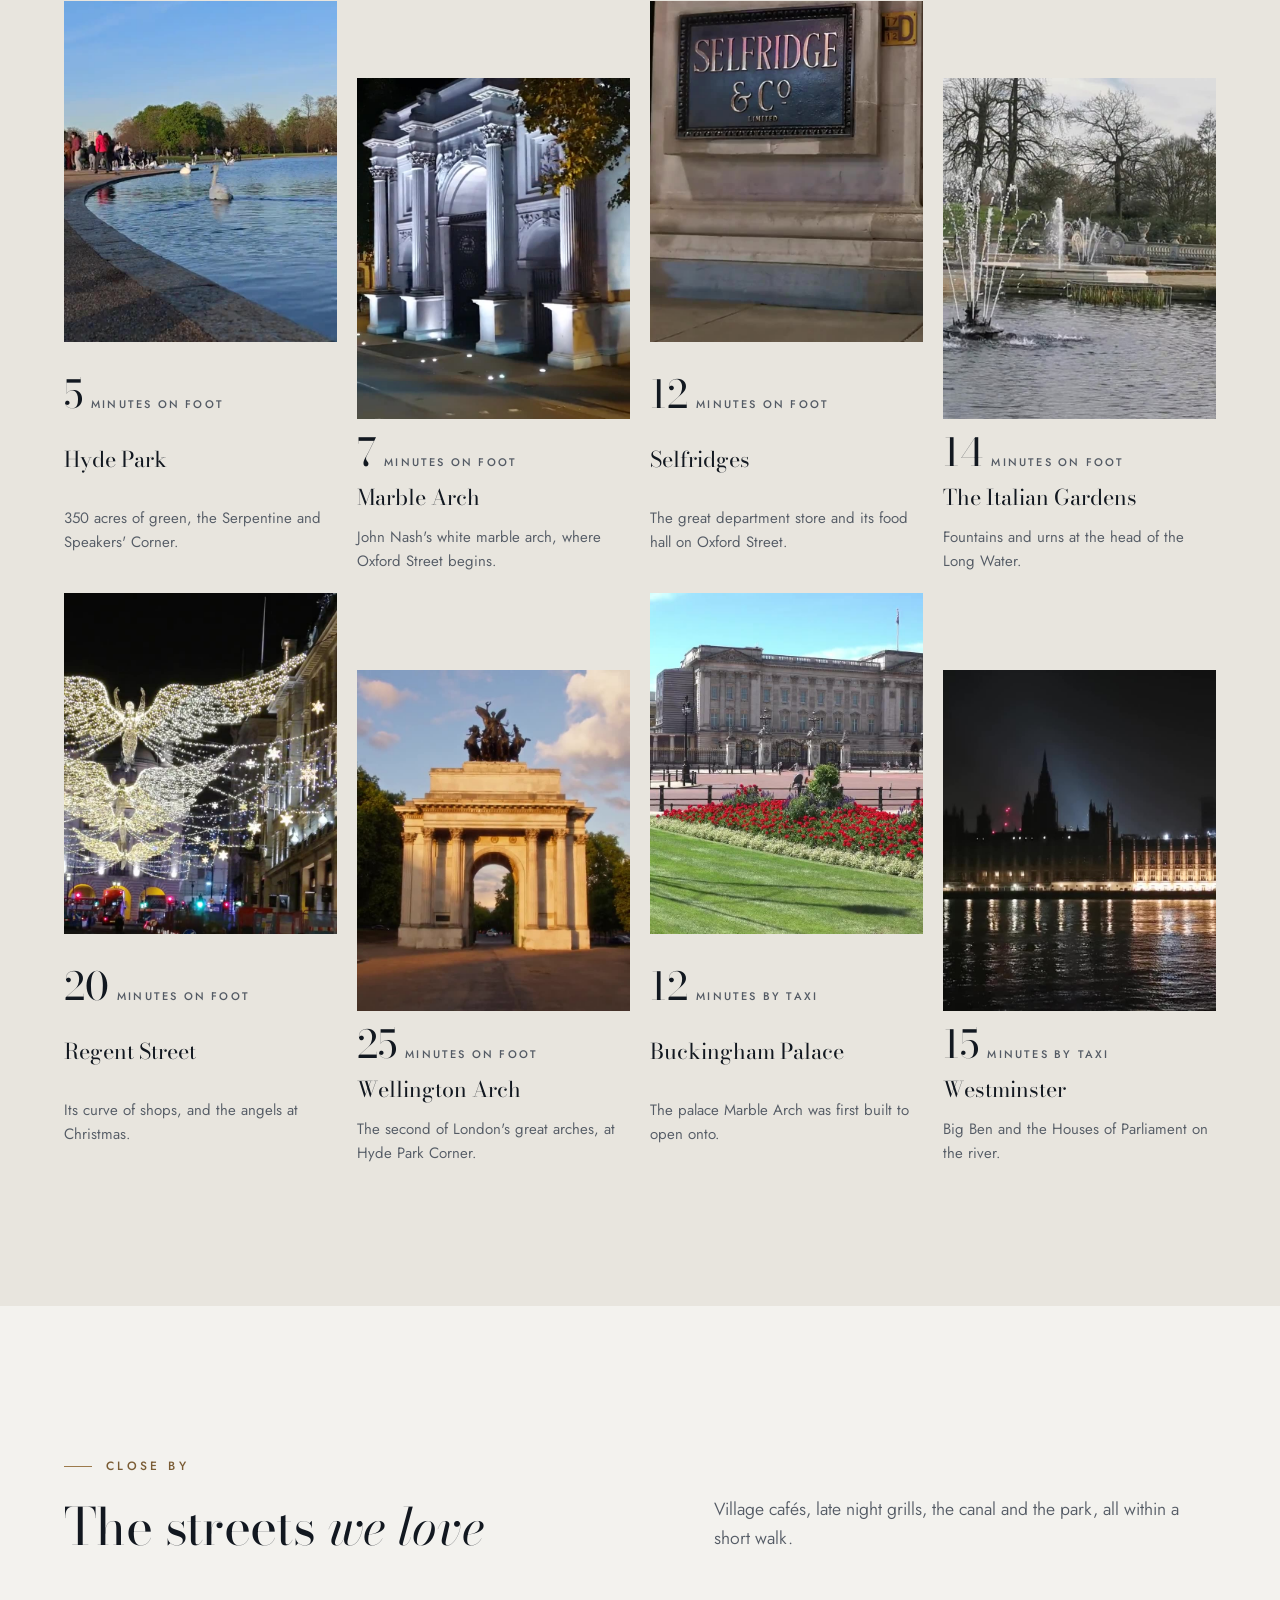
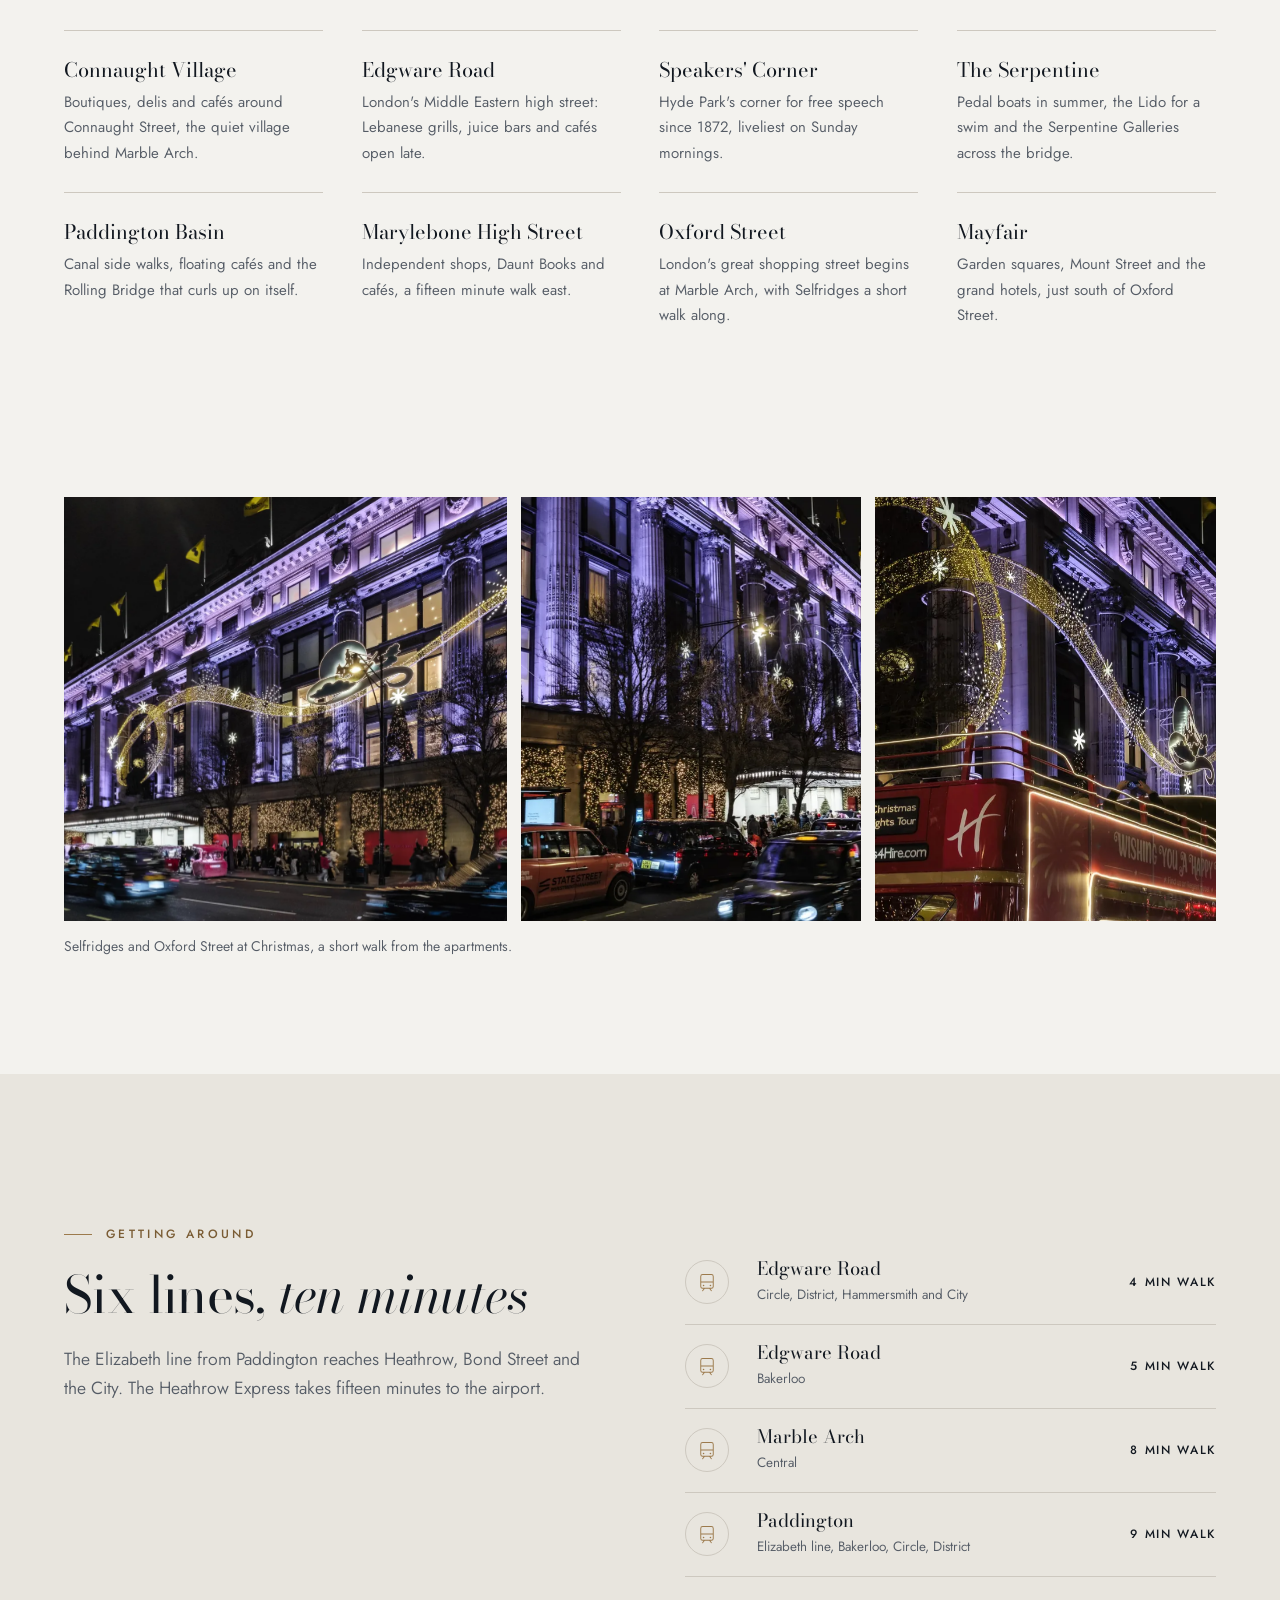
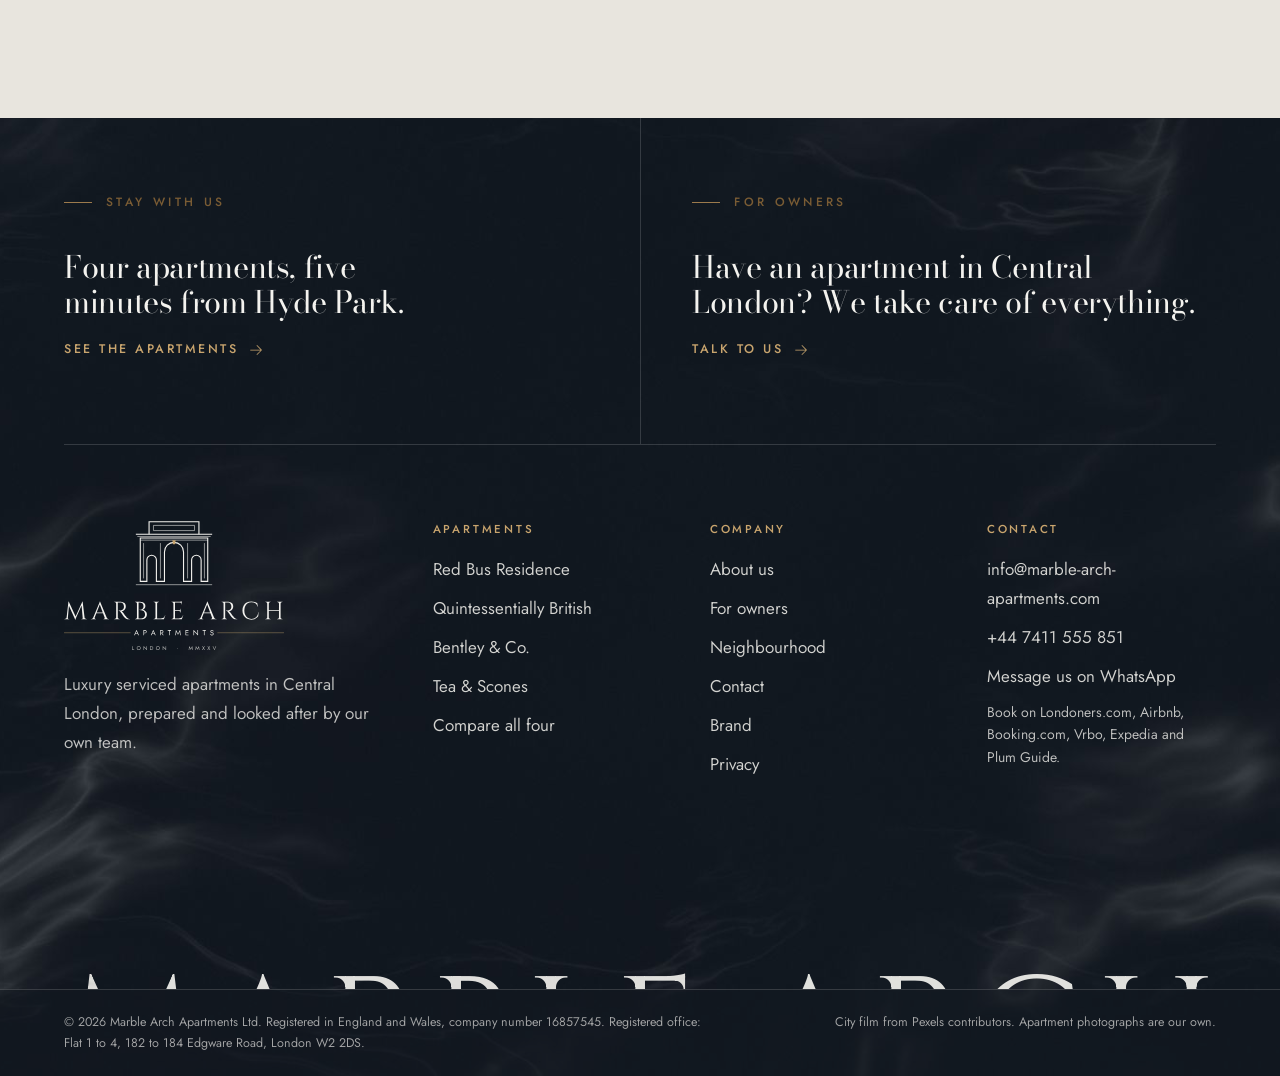
<file: neighbourhood.html>
<!doctype html>
<html lang="en-GB">
<head>
<meta charset="utf-8">
<meta name="viewport" content="width=device-width, initial-scale=1, viewport-fit=cover">
<title>Neighbourhood · Marble Arch Apartments</title>
<meta name="claude:viewport-fit-sides" content="cover">
<meta name="description" content="Marble Arch, London W2: Hyde Park, Oxford Street, Mayfair and Paddington within a walk of our serviced apartments.">
<meta name="theme-color" content="#F3F2EE">
<meta name="referrer" content="strict-origin-when-cross-origin">
<link rel="canonical" href="https://marble-arch-apartments.com/neighbourhood.html">
<meta property="og:site_name" content="Marble Arch Apartments">
<meta property="og:title" content="Neighbourhood · Marble Arch Apartments">
<meta property="og:description" content="Marble Arch, London W2: Hyde Park, Oxford Street, Mayfair and Paddington within a walk of our serviced apartments.">
<meta property="og:type" content="website">
<meta property="og:url" content="https://marble-arch-apartments.com/neighbourhood.html">
<meta property="og:image" content="https://marble-arch-apartments.com/assets/img/og.jpg">
<meta property="og:image:width" content="1200">
<meta property="og:image:height" content="630">
<meta property="og:locale" content="en_GB">
<meta name="twitter:card" content="summary_large_image">
<link rel="icon" href="assets/logo/favicon.svg" type="image/svg+xml">
<link rel="apple-touch-icon" href="assets/logo/apple-touch-icon.png">
<link rel="stylesheet" href="assets/css/fonts.css?v=20261021">
<link rel="stylesheet" href="assets/css/site.css?v=20261021">
<script>(function(d){var h=d.documentElement;h.classList.add('js');try{if(matchMedia('(prefers-reduced-motion: reduce)').matches)h.classList.add('rm')}catch(e){}try{var s=sessionStorage;if(s.getItem('maa-curtain')==='1'){h.classList.add('curtain-in');s.removeItem('maa-curtain')}if(s.getItem('maa-seen')==='1')h.classList.add('no-preloader')}catch(e){}})(document);</script>
</head>
<body>
<svg class="sprite" aria-hidden="true" focusable="false" style="position:absolute;width:0;height:0;overflow:hidden"><symbol id="i-arrow-right" viewBox="0 0 256 256"><path d="M220.24,132.24l-72,72a6,6,0,0,1-8.48-8.48L201.51,134H40a6,6,0,0,1,0-12H201.51L139.76,60.24a6,6,0,0,1,8.48-8.48l72,72A6,6,0,0,1,220.24,132.24Z"/></symbol><symbol id="i-pause" viewBox="0 0 256 256"><path d="M200,34H160a14,14,0,0,0-14,14V208a14,14,0,0,0,14,14h40a14,14,0,0,0,14-14V48A14,14,0,0,0,200,34Zm2,174a2,2,0,0,1-2,2H160a2,2,0,0,1-2-2V48a2,2,0,0,1,2-2h40a2,2,0,0,1,2,2ZM96,34H56A14,14,0,0,0,42,48V208a14,14,0,0,0,14,14H96a14,14,0,0,0,14-14V48A14,14,0,0,0,96,34Zm2,174a2,2,0,0,1-2,2H56a2,2,0,0,1-2-2V48a2,2,0,0,1,2-2H96a2,2,0,0,1,2,2Z"/></symbol><symbol id="i-play" viewBox="0 0 256 256"><path d="M231.36,116.19,87.28,28.06a14,14,0,0,0-14.18-.27A13.69,13.69,0,0,0,66,39.87V216.13a13.69,13.69,0,0,0,7.1,12.08,14,14,0,0,0,14.18-.27l144.08-88.13a13.82,13.82,0,0,0,0-23.62Zm-6.26,13.38L81,217.7a2,2,0,0,1-2.06,0,1.78,1.78,0,0,1-1-1.61V39.87a1.78,1.78,0,0,1,1-1.61A2.06,2.06,0,0,1,80,38a2,2,0,0,1,1,.31L225.1,126.43a1.82,1.82,0,0,1,0,3.14Z"/></symbol><symbol id="i-train-simple" viewBox="0 0 256 256"><path d="M184,26H72A30,30,0,0,0,42,56V184a30,30,0,0,0,30,30H84L67.2,236.4a6,6,0,1,0,9.6,7.2L99,214h58l22.2,29.6a6,6,0,0,0,9.6-7.2L172,214h12a30,30,0,0,0,30-30V56A30,30,0,0,0,184,26ZM72,38H184a18,18,0,0,1,18,18v66H54V56A18,18,0,0,1,72,38ZM184,202H72a18,18,0,0,1-18-18V134H202v50A18,18,0,0,1,184,202Zm-2-30a10,10,0,1,1-10-10A10,10,0,0,1,182,172Zm-88,0a10,10,0,1,1-10-10A10,10,0,0,1,94,172Z"/></symbol></svg>
<a class="skip" href="#main">Skip to content</a>
<header class="site-header" id="top">
  <div class="wrap">
    <a class="brandmark" href="index.html" aria-label="Marble Arch Apartments, home"><img src="assets/logo/logo-horizontal-ink.svg" width="653" height="77" alt="Marble Arch Apartments"></a>
    <nav class="nav" aria-label="Main">
      <ul class="nav__links"><li><a href="apartments.html">Apartments</a></li><li><a href="neighbourhood.html" aria-current="page">Neighbourhood</a></li><li><a href="owners.html">For owners</a></li><li><a href="about.html">About</a></li><li><a href="contact.html">Contact</a></li></ul>
      <a class="btn btn--sm" href="apartments.html">Book a stay</a>
      <button class="menu-btn" type="button" aria-expanded="false" aria-controls="menu" aria-label="Menu"><span></span></button>
    </nav>
  </div>
</header>
<div class="menu" id="menu" aria-hidden="true">
  <ul class="menu__list"><li><a href="index.html"><span class="numeral" aria-hidden="true">I</span>Home</a></li><li><a href="apartments.html"><span class="numeral" aria-hidden="true">II</span>Apartments</a></li><li><a href="neighbourhood.html" aria-current="page"><span class="numeral" aria-hidden="true">III</span>Neighbourhood</a></li><li><a href="owners.html"><span class="numeral" aria-hidden="true">IV</span>For owners</a></li><li><a href="about.html"><span class="numeral" aria-hidden="true">V</span>About</a></li><li><a href="contact.html"><span class="numeral" aria-hidden="true">VI</span>Contact</a></li></ul>
  <img class="menu__arch" src="assets/logo/mark-line-ink.svg" alt="" width="240" height="200">
  <div class="menu__foot small"><span class="menu__contact"><a href="tel:+447411555851">+44 7411 555 851</a><span aria-hidden="true">·</span><a href="mailto:info@marble-arch-apartments.com">info@marble-arch-apartments.com</a></span><a class="link" href="owners.html">Own an apartment? <svg class="i" aria-hidden="true" focusable="false"><use href="#i-arrow-right"/></svg></a></div>
</div>
<div class="curtain" aria-hidden="true"><img src="assets/logo/mark-line-ink.svg" alt="" width="96" height="80"></div>
<div class="toast" role="status" aria-live="polite"></div>
<div class="cursor" aria-hidden="true"><span></span></div>
<main id="main">
<section class="page-hero" style="padding-bottom:clamp(40px,5vw,72px)">
  <div class="wrap"><div class="split" style="align-items:end">
    <div><p class="eyebrow">The neighbourhood</p><h1 class="h1" data-reveal="lines">Marble Arch, <em>where Oxford Street begins</em></h1>
    <p class="lead muted">Hyde Park across the road, Mayfair to the south, Marylebone to the east and Paddington a short walk west. Few addresses in London put so much within a walk.</p></div>
    <div class="arch-frame vid" style="aspect-ratio:4/5;max-height:72vh"><video data-auto muted loop playsinline preload="none" poster="media/places/marble-arch.jpg" aria-label="Marble Arch lit at night"><source src="media/places/marble-arch.mp4" type="video/mp4"></video><button class="vid-ctl" type="button" aria-label="Play the film"><svg class="i" aria-hidden="true" focusable="false"><use href="#i-play"/></svg></button></div>
  </div></div>
</section>
<section class="section marble-night band-night">
  <div class="wrap">
    <div class="head"><div><p class="eyebrow">The Arch</p><h2 class="h2" data-reveal="lines">A gateway built <em>for a palace</em></h2></div><p class="lead muted">The landmark our name comes from has stood at the corner of Hyde Park for more than 170 years.</p></div>
    <div class="timeline">
      <div><b>1827</b><p>John Nash designs a triumphal arch in Carrara marble as the state entrance to Buckingham Palace.</p></div>
      <div><b>1851</b><p>The arch is moved to the north east corner of Hyde Park, as a new entrance to the park.</p></div>
      <div><b>Bronze</b><p>Its gates, by Samuel Parker, carry the lion of England, the cipher of George IV and St George and the Dragon.</p></div>
      <div><b>Today</b><p>By tradition only senior members of the Royal Family and the King's Troop, Royal Horse Artillery, pass through the central arch.</p></div>
    </div>
  </div>
</section>
<section class="section">
  <div class="wrap">
    <div class="head"><div><p class="eyebrow">The map</p><h2 class="h2" data-reveal="lines">Choose a place, <em>see the way</em></h2></div><p class="lead muted">Walking times from the apartments. The circle shows the area, not the door: the full address arrives with your booking.</p></div>
    <div class="map-wrap"><div><div class="map" data-map tabindex="0" aria-label="Map of the neighbourhood"><svg viewBox="0 0 1000 793" role="img" aria-label="Map of the streets around Marble Arch, with Hyde Park to the south west and Oxford Street running east"><rect width="1000" height="793" fill="#ECEAE4"/><path class="park" d="M493.8 431.8 L362.5 458.0 L237.5 468.0 L137.5 474.0 L130.0 592.5 L137.5 654.8 L237.5 666.8 L362.5 654.8 L462.5 644.7 L537.5 638.7 L580.0 636.7 L561.3 572.4 L527.5 492.1Z"/><path class="park" d="M672.5 560.4 L747.5 580.5 L740.0 648.8 L660.0 646.8 L620.0 620.6Z"/><path class="park" d="M472.5 214.9 L677.5 190.8 L677.5 -30.1 L472.5 -30.1Z"/><path d="M302.5 496.1 L310.0 540.3 L328.8 576.5 L385.0 590.5 L436.3 598.6 L472.5 606.6" fill="none" stroke="#CBD7DE" stroke-width="13" stroke-linecap="round" stroke-linejoin="round"/><path class="road-edge" d="M501.2 429.8 L620.0 407.7 L713.8 387.7 L850.0 365.6 L1012.5 351.5" stroke-width="11.4"/><path class="road-edge" d="M501.2 429.8 L541.2 522.2 L580.0 636.7" stroke-width="11.4"/><path class="road-edge" d="M487.5 425.8 L436.3 359.5 L383.7 291.2 L325.0 220.9 L250.0 90.4 L175.0 -30.1" stroke-width="11.4"/><path class="road-edge" d="M493.8 429.8 L362.5 458.0 L237.5 468.0 L137.5 474.0 L-12.5 480.0" stroke-width="11.4"/><path class="road-edge" d="M375.0 291.2 L523.8 239.0 L662.5 210.9 L800.0 174.7 L1012.5 150.6" stroke-width="11.4"/><path class="road-edge" d="M580.0 636.7 L712.5 556.4 L812.5 496.1 L862.5 472.0" stroke-width="11.4"/><path class="road-edge" d="M580.0 636.7 L462.5 652.8 L237.5 666.8 L-12.5 672.9" stroke-width="11.4"/><path class="road-edge" d="M416.3 339.4 L337.5 367.6 L293.8 383.6 L237.5 391.7" stroke-width="8.4"/><path class="road-edge" d="M537.5 411.8 L530.0 331.4 L523.8 239.0 L518.8 190.8" stroke-width="8.4"/><path class="road-edge" d="M713.8 387.7 L743.7 451.9 L787.5 492.1 L812.5 496.1" stroke-width="8.4"/><path class="road-edge" d="M580.0 636.7 L662.5 648.8 L713.8 664.8" stroke-width="8.4"/><path class="road-edge" d="M456.2 401.7 L362.5 421.8 L262.5 441.9" stroke-width="8.4"/><path class="road" d="M501.2 429.8 L620.0 407.7 L713.8 387.7 L850.0 365.6 L1012.5 351.5" stroke-width="9"/><path class="road" d="M501.2 429.8 L541.2 522.2 L580.0 636.7" stroke-width="9"/><path class="road" d="M487.5 425.8 L436.3 359.5 L383.7 291.2 L325.0 220.9 L250.0 90.4 L175.0 -30.1" stroke-width="9"/><path class="road" d="M493.8 429.8 L362.5 458.0 L237.5 468.0 L137.5 474.0 L-12.5 480.0" stroke-width="9"/><path class="road" d="M375.0 291.2 L523.8 239.0 L662.5 210.9 L800.0 174.7 L1012.5 150.6" stroke-width="9"/><path class="road" d="M580.0 636.7 L712.5 556.4 L812.5 496.1 L862.5 472.0" stroke-width="9"/><path class="road" d="M580.0 636.7 L462.5 652.8 L237.5 666.8 L-12.5 672.9" stroke-width="9"/><path class="road" d="M416.3 339.4 L337.5 367.6 L293.8 383.6 L237.5 391.7" stroke-width="6"/><path class="road" d="M537.5 411.8 L530.0 331.4 L523.8 239.0 L518.8 190.8" stroke-width="6"/><path class="road" d="M713.8 387.7 L743.7 451.9 L787.5 492.1 L812.5 496.1" stroke-width="6"/><path class="road" d="M580.0 636.7 L662.5 648.8 L713.8 664.8" stroke-width="6"/><path class="road" d="M456.2 401.7 L362.5 421.8 L262.5 441.9" stroke-width="6"/><text class="label" x="797.5" y="366.6" transform="rotate(-8.9 797.5 375.6)">Oxford Street</text><text class="label" x="534.8" y="484.1" transform="rotate(71.4 528.8 492.1)">Park Lane</text><text class="label label--park" x="362.5" y="588.5" text-anchor="middle">Hyde Park</text><text class="label label--park" x="212.5" y="562.4" text-anchor="middle">Kensington Gardens</text><text class="label label--park" x="681.3" y="596.5" text-anchor="middle">Green Park</text><text class="label label--park" x="575.0" y="110.5" text-anchor="middle">Regent's Park</text><text class="label" x="650.0" y="476.0" text-anchor="middle">Mayfair</text><text class="label" x="587.5" y="311.3" text-anchor="middle">Marylebone</text><text class="label" x="212.5" y="341.5" text-anchor="middle">Paddington</text><text class="label" x="150.0" y="435.9" text-anchor="middle">Bayswater</text><text class="label" x="818.7" y="411.8" text-anchor="middle">Soho</text><path class="route" data-route="marble-arch" d="M446.3 354.5 L501.2 429.8"/><path class="route" data-route="hyde-park" d="M446.3 354.5 L437.5 522.2"/><path class="route" data-route="speakers-corner" d="M446.3 354.5 L497.5 449.9"/><path class="route" data-route="selfridges" d="M446.3 354.5 L578.8 401.7"/><path class="route" data-route="italian-gardens" d="M446.3 354.5 L302.5 496.1"/><path class="route" data-route="paddington" d="M446.3 354.5 L293.8 383.6"/><path class="route" data-route="edgware-road" d="M446.3 354.5 L388.8 291.2"/><path class="route" data-route="connaught" d="M446.3 354.5 L418.7 409.7"/><path class="route" data-route="basin" d="M446.3 354.5 L330.0 319.4"/><path class="route" data-route="marylebone-high" d="M446.3 354.5 L596.3 285.2"/><path class="route" data-route="regent-street" d="M446.3 354.5 L713.8 387.7"/><path class="route" data-route="wellington-arch" d="M446.3 354.5 L602.5 642.7"/><path class="route" data-route="buckingham-palace" d="M446.3 354.5 L713.8 664.8"/><g class="pin" data-pin="marble-arch"><circle class="hit" cx="501.2" cy="429.8" r="14"/><circle class="dot" cx="501.2" cy="429.8" r="4.2"/><text x="511.2" y="429.3" text-anchor="start">Marble Arch</text></g><g class="pin" data-pin="hyde-park"><circle class="hit" cx="437.5" cy="522.2" r="14"/><circle class="dot" cx="437.5" cy="522.2" r="4.2"/><text x="447.5" y="525.7" text-anchor="start">Hyde Park</text></g><g class="pin" data-pin="speakers-corner"><circle class="hit" cx="497.5" cy="449.9" r="14"/><circle class="dot" cx="497.5" cy="449.9" r="4.2"/><text x="507.5" y="465.4" text-anchor="start">Speakers' Corner</text></g><g class="pin" data-pin="selfridges"><circle class="hit" cx="578.8" cy="401.7" r="14"/><circle class="dot" cx="578.8" cy="401.7" r="4.2"/><text x="588.8" y="405.2" text-anchor="start">Selfridges</text></g><g class="pin" data-pin="italian-gardens"><circle class="hit" cx="302.5" cy="496.1" r="14"/><circle class="dot" cx="302.5" cy="496.1" r="4.2"/><text x="292.5" y="503.6" text-anchor="end">Italian Gardens</text></g><g class="pin" data-pin="paddington"><circle class="hit" cx="293.8" cy="383.6" r="14"/><circle class="dot" cx="293.8" cy="383.6" r="4.2"/><text x="283.8" y="391.1" text-anchor="end">Paddington station</text></g><g class="pin" data-pin="edgware-road"><circle class="hit" cx="388.8" cy="291.2" r="14"/><circle class="dot" cx="388.8" cy="291.2" r="4.2"/><text x="378.8" y="290.7" text-anchor="end">Edgware Road station</text></g><g class="pin" data-pin="connaught"><circle class="hit" cx="418.7" cy="409.7" r="14"/><circle class="dot" cx="418.7" cy="409.7" r="4.2"/><text x="408.7" y="407.2" text-anchor="end">Connaught Village</text></g><g class="pin" data-pin="basin"><circle class="hit" cx="330.0" cy="319.4" r="14"/><circle class="dot" cx="330.0" cy="319.4" r="4.2"/><text x="320.0" y="320.9" text-anchor="end">Paddington Basin</text></g><g class="pin" data-pin="marylebone-high"><circle class="hit" cx="596.3" cy="285.2" r="14"/><circle class="dot" cx="596.3" cy="285.2" r="4.2"/><text x="606.3" y="282.7" text-anchor="start">Marylebone High Street</text></g><g class="pin" data-pin="regent-street"><circle class="hit" cx="713.8" cy="387.7" r="14"/><circle class="dot" cx="713.8" cy="387.7" r="4.2"/><text x="723.8" y="391.2" text-anchor="start">Regent Street</text></g><g class="pin" data-pin="wellington-arch"><circle class="hit" cx="602.5" cy="642.7" r="14"/><circle class="dot" cx="602.5" cy="642.7" r="4.2"/><text x="612.5" y="646.2" text-anchor="start">Wellington Arch</text></g><g class="pin" data-pin="buckingham-palace"><circle class="hit" cx="713.8" cy="664.8" r="14"/><circle class="dot" cx="713.8" cy="664.8" r="4.2"/><text x="723.8" y="668.3" text-anchor="start">Buckingham Palace</text></g><g class="home-pin"><circle class="home-area" cx="446.3" cy="354.5" r="22"/><circle cx="446.3" cy="354.5" r="4" fill="#9C7A4C"/><text class="home-label" x="476.3" y="358.5" text-anchor="start">OUR APARTMENTS</text></g></svg></div><p class="map-hint small muted">Drag the map to look around.</p></div><ul class="walks"><li><button type="button" data-walk="edgware-road" aria-pressed="false"><b>Edgware Road station</b><span>4 min walk</span></button></li><li><button type="button" data-walk="hyde-park" aria-pressed="false"><b>Hyde Park</b><span>5 min walk</span></button></li><li><button type="button" data-walk="connaught" aria-pressed="false"><b>Connaught Village</b><span>5 min walk</span></button></li><li><button type="button" data-walk="marble-arch" aria-pressed="false"><b>Marble Arch</b><span>7 min walk</span></button></li><li><button type="button" data-walk="speakers-corner" aria-pressed="false"><b>Speakers&#x27; Corner</b><span>7 min walk</span></button></li><li><button type="button" data-walk="paddington" aria-pressed="false"><b>Paddington station</b><span>9 min walk</span></button></li><li><button type="button" data-walk="basin" aria-pressed="false"><b>Paddington Basin</b><span>10 min walk</span></button></li><li><button type="button" data-walk="selfridges" aria-pressed="false"><b>Selfridges</b><span>12 min walk</span></button></li><li><button type="button" data-walk="italian-gardens" aria-pressed="false"><b>Italian Gardens</b><span>14 min walk</span></button></li><li><button type="button" data-walk="marylebone-high" aria-pressed="false"><b>Marylebone High Street</b><span>15 min walk</span></button></li><li><button type="button" data-walk="regent-street" aria-pressed="false"><b>Regent Street</b><span>20 min walk</span></button></li><li><button type="button" data-walk="wellington-arch" aria-pressed="false"><b>Wellington Arch</b><span>25 min walk</span></button></li><li><button type="button" data-walk="buckingham-palace" aria-pressed="false"><b>Buckingham Palace</b><span>12 min by taxi</span></button></li></ul></div>
  </div>
</section>
<section class="section band-stone">
  <div class="wrap">
    <div class="head"><div><p class="eyebrow">On film</p><h2 class="h2" data-reveal="lines">A walk, <em>or a short ride</em></h2></div><p class="lead muted">Short films of the places our guests walk to first.</p></div>
    <div class="places"><article class="place" data-place data-cursor="Play">
  <div class="place__media"><img src="media/places/hyde-park.jpg" alt="Hyde Park" width="720" height="900" loading="lazy"><video muted loop playsinline preload="none" poster="media/places/hyde-park.jpg" aria-hidden="true"><source src="media/places/hyde-park.mp4" type="video/mp4"></video><button class="place__play" type="button" aria-label="Play the film of Hyde Park"><svg class="i" aria-hidden="true" focusable="false"><use href="#i-play"/></svg></button></div>
  <div class="place__time"><b>5</b><span>minutes on foot</span></div>
  <h3>Hyde Park</h3><p>350 acres of green, the Serpentine and Speakers&#x27; Corner.</p>
</article><article class="place" data-place data-cursor="Play">
  <div class="place__media"><img src="media/places/marble-arch.jpg" alt="Marble Arch" width="720" height="900" loading="lazy"><video muted loop playsinline preload="none" poster="media/places/marble-arch.jpg" aria-hidden="true"><source src="media/places/marble-arch.mp4" type="video/mp4"></video><button class="place__play" type="button" aria-label="Play the film of Marble Arch"><svg class="i" aria-hidden="true" focusable="false"><use href="#i-play"/></svg></button></div>
  <div class="place__time"><b>7</b><span>minutes on foot</span></div>
  <h3>Marble Arch</h3><p>John Nash&#x27;s white marble arch, where Oxford Street begins.</p>
</article><article class="place" data-place data-cursor="Play">
  <div class="place__media"><img src="media/places/selfridges.jpg" alt="Selfridges" width="720" height="900" loading="lazy"><video muted loop playsinline preload="none" poster="media/places/selfridges.jpg" aria-hidden="true"><source src="media/places/selfridges.mp4" type="video/mp4"></video><button class="place__play" type="button" aria-label="Play the film of Selfridges"><svg class="i" aria-hidden="true" focusable="false"><use href="#i-play"/></svg></button></div>
  <div class="place__time"><b>12</b><span>minutes on foot</span></div>
  <h3>Selfridges</h3><p>The great department store and its food hall on Oxford Street.</p>
</article><article class="place" data-place data-cursor="Play">
  <div class="place__media"><img src="media/places/italian-gardens.jpg" alt="The Italian Gardens" width="720" height="900" loading="lazy"><video muted loop playsinline preload="none" poster="media/places/italian-gardens.jpg" aria-hidden="true"><source src="media/places/italian-gardens.mp4" type="video/mp4"></video><button class="place__play" type="button" aria-label="Play the film of The Italian Gardens"><svg class="i" aria-hidden="true" focusable="false"><use href="#i-play"/></svg></button></div>
  <div class="place__time"><b>14</b><span>minutes on foot</span></div>
  <h3>The Italian Gardens</h3><p>Fountains and urns at the head of the Long Water.</p>
</article><article class="place" data-place data-cursor="Play">
  <div class="place__media"><img src="media/places/regent-street.jpg" alt="Regent Street" width="720" height="900" loading="lazy"><video muted loop playsinline preload="none" poster="media/places/regent-street.jpg" aria-hidden="true"><source src="media/places/regent-street.mp4" type="video/mp4"></video><button class="place__play" type="button" aria-label="Play the film of Regent Street"><svg class="i" aria-hidden="true" focusable="false"><use href="#i-play"/></svg></button></div>
  <div class="place__time"><b>20</b><span>minutes on foot</span></div>
  <h3>Regent Street</h3><p>Its curve of shops, and the angels at Christmas.</p>
</article><article class="place" data-place data-cursor="Play">
  <div class="place__media"><img src="media/places/wellington-arch.jpg" alt="Wellington Arch" width="720" height="900" loading="lazy"><video muted loop playsinline preload="none" poster="media/places/wellington-arch.jpg" aria-hidden="true"><source src="media/places/wellington-arch.mp4" type="video/mp4"></video><button class="place__play" type="button" aria-label="Play the film of Wellington Arch"><svg class="i" aria-hidden="true" focusable="false"><use href="#i-play"/></svg></button></div>
  <div class="place__time"><b>25</b><span>minutes on foot</span></div>
  <h3>Wellington Arch</h3><p>The second of London&#x27;s great arches, at Hyde Park Corner.</p>
</article><article class="place" data-place data-cursor="Play">
  <div class="place__media"><img src="media/places/buckingham-palace.jpg" alt="Buckingham Palace" width="720" height="900" loading="lazy"><video muted loop playsinline preload="none" poster="media/places/buckingham-palace.jpg" aria-hidden="true"><source src="media/places/buckingham-palace.mp4" type="video/mp4"></video><button class="place__play" type="button" aria-label="Play the film of Buckingham Palace"><svg class="i" aria-hidden="true" focusable="false"><use href="#i-play"/></svg></button></div>
  <div class="place__time"><b>12</b><span>minutes by taxi</span></div>
  <h3>Buckingham Palace</h3><p>The palace Marble Arch was first built to open onto.</p>
</article><article class="place" data-place data-cursor="Play">
  <div class="place__media"><img src="media/places/westminster.jpg" alt="Westminster" width="720" height="900" loading="lazy"><video muted loop playsinline preload="none" poster="media/places/westminster.jpg" aria-hidden="true"><source src="media/places/westminster.mp4" type="video/mp4"></video><button class="place__play" type="button" aria-label="Play the film of Westminster"><svg class="i" aria-hidden="true" focusable="false"><use href="#i-play"/></svg></button></div>
  <div class="place__time"><b>15</b><span>minutes by taxi</span></div>
  <h3>Westminster</h3><p>Big Ben and the Houses of Parliament on the river.</p>
</article></div>
  </div>
</section>
<section class="section">
  <div class="wrap">
    <div class="head"><div><p class="eyebrow">Close by</p><h2 class="h2" data-reveal="lines">The streets <em>we love</em></h2></div><p class="lead muted">Village cafés, late night grills, the canal and the park, all within a short walk.</p></div>
    <div class="nearby"><div><h3>Connaught Village</h3><p>Boutiques, delis and cafés around Connaught Street, the quiet village behind Marble Arch.</p></div><div><h3>Edgware Road</h3><p>London&#x27;s Middle Eastern high street: Lebanese grills, juice bars and cafés open late.</p></div><div><h3>Speakers&#x27; Corner</h3><p>Hyde Park&#x27;s corner for free speech since 1872, liveliest on Sunday mornings.</p></div><div><h3>The Serpentine</h3><p>Pedal boats in summer, the Lido for a swim and the Serpentine Galleries across the bridge.</p></div><div><h3>Paddington Basin</h3><p>Canal side walks, floating cafés and the Rolling Bridge that curls up on itself.</p></div><div><h3>Marylebone High Street</h3><p>Independent shops, Daunt Books and cafés, a fifteen minute walk east.</p></div><div><h3>Oxford Street</h3><p>London&#x27;s great shopping street begins at Marble Arch, with Selfridges a short walk along.</p></div><div><h3>Mayfair</h3><p>Garden squares, Mount Street and the grand hotels, just south of Oxford Street.</p></div></div>
  </div>
</section>
<section class="section--tight" style="padding-top:0">
  <div class="wrap">
    <div class="photo-strip">
      <figure class="frame" style="margin:0" data-reveal="image"><img src="assets/img/oxford-street-1.webp" alt="Selfridges on Oxford Street lit for Christmas, with black cabs passing" width="1600" height="1067" loading="lazy"></figure>
      <figure class="frame" style="margin:0" data-reveal="image"><img src="assets/img/oxford-street-2.webp" alt="Black cabs outside Selfridges at night" width="1100" height="733" loading="lazy" style="object-position:30% 50%"></figure>
      <figure class="frame" style="margin:0" data-reveal="image"><img src="assets/img/oxford-street-3.webp" alt="A red bus on the Christmas lights tour along Oxford Street" width="1100" height="733" loading="lazy" style="object-position:35% 50%"></figure>
    </div>
    <p class="small muted" style="margin-top:14px">Selfridges and Oxford Street at Christmas, a short walk from the apartments.</p>
  </div>
</section>
<section class="section band-stone">
  <div class="wrap"><div class="split" style="align-items:start">
    <div><p class="eyebrow">Getting around</p><h2 class="h2">Six lines, <em>ten minutes</em></h2><p class="lead muted" style="margin-top:24px">The Elizabeth line from Paddington reaches Heathrow, Bond Street and the City. The Heathrow Express takes fifteen minutes to the airport.</p></div>
    <ul class="stations"><li><span class="station-icon" aria-hidden="true"><svg class="i" aria-hidden="true" focusable="false"><use href="#i-train-simple"/></svg></span><span><b>Edgware Road</b><small>Circle, District, Hammersmith and City</small></span><span class="mins">4 min walk</span></li><li><span class="station-icon" aria-hidden="true"><svg class="i" aria-hidden="true" focusable="false"><use href="#i-train-simple"/></svg></span><span><b>Edgware Road</b><small>Bakerloo</small></span><span class="mins">5 min walk</span></li><li><span class="station-icon" aria-hidden="true"><svg class="i" aria-hidden="true" focusable="false"><use href="#i-train-simple"/></svg></span><span><b>Marble Arch</b><small>Central</small></span><span class="mins">8 min walk</span></li><li><span class="station-icon" aria-hidden="true"><svg class="i" aria-hidden="true" focusable="false"><use href="#i-train-simple"/></svg></span><span><b>Paddington</b><small>Elizabeth line, Bakerloo, Circle, District</small></span><span class="mins">9 min walk</span></li></ul>
  </div></div>
</section>
</main>
<footer class="site-footer">
  <div class="wrap">
    <div class="footer__cta">
      <a href="apartments.html"><span class="eyebrow">Stay with us</span><span class="h3">Four apartments, five minutes from Hyde Park.</span><span class="link">See the apartments <svg class="i" aria-hidden="true" focusable="false"><use href="#i-arrow-right"/></svg></span></a>
      <a href="owners.html"><span class="eyebrow">For owners</span><span class="h3">Have an apartment in Central London? We take care of everything.</span><span class="link">Talk to us <svg class="i" aria-hidden="true" focusable="false"><use href="#i-arrow-right"/></svg></span></a>
    </div>
    <div class="footer__cols">
      <div class="footer__brand">
        <img src="assets/logo/logo-stacked-marble.svg" alt="Marble Arch Apartments" width="220" height="190" loading="lazy">
        <p>Luxury serviced apartments in Central London, prepared and looked after by our own team.</p>
      </div>
      <div><h4>Apartments</h4><ul><li><a href="red-bus-residence.html">Red Bus Residence</a></li><li><a href="quintessentially-british.html">Quintessentially British</a></li><li><a href="bentley-and-co.html">Bentley &amp; Co.</a></li><li><a href="tea-and-scones.html">Tea &amp; Scones</a></li><li><a href="apartments.html">Compare all four</a></li></ul></div>
      <div><h4>Company</h4><ul><li><a href="about.html">About us</a></li><li><a href="owners.html">For owners</a></li><li><a href="neighbourhood.html">Neighbourhood</a></li><li><a href="contact.html">Contact</a></li><li><a href="brand.html">Brand</a></li><li><a href="privacy.html">Privacy</a></li></ul></div>
      <div><h4>Contact</h4>
        <p><a href="mailto:info@marble-arch-apartments.com">info@marble-arch-apartments.com</a></p>
        <p><a href="tel:+447411555851">+44 7411 555 851</a></p>
        <p><a href="https://wa.me/447411555851" target="_blank" rel="noopener">Message us on WhatsApp</a></p>
        <p class="small">Book on Londoners.com, Airbnb, Booking.com, Vrbo, Expedia and Plum Guide.</p>
      </div>
    </div>
  </div>
  <div class="footer__word" aria-hidden="true"><span>MARBLE ARCH</span></div>
  <div class="footer__legal"><div class="wrap" style="display:flex;flex-wrap:wrap;gap:8px 22px;justify-content:space-between">
    <p>© <span data-year>2026</span> Marble Arch Apartments Ltd. Registered in England and Wales, company number 16857545. Registered office: Flat 1 to 4, 182 to 184 Edgware Road, London W2 2DS.</p>
    <p>City film from Pexels contributors. Apartment photographs are our own.</p>
  </div></div>
</footer>
<script src="assets/js/vendor/gsap.min.js?v=20261021" defer></script><script src="assets/js/vendor/ScrollTrigger.min.js?v=20261021" defer></script><script src="assets/js/vendor/SplitText.min.js?v=20261021" defer></script><script src="assets/js/vendor/CustomEase.min.js?v=20261021" defer></script><script src="assets/js/vendor/lenis.min.js?v=20261021" defer></script><script src="assets/js/data.js?v=20261021" defer></script><script src="assets/js/site.js?v=20261021" defer></script><script src="assets/js/map.js?v=20261021" defer></script>
</body>
</html>
</file>
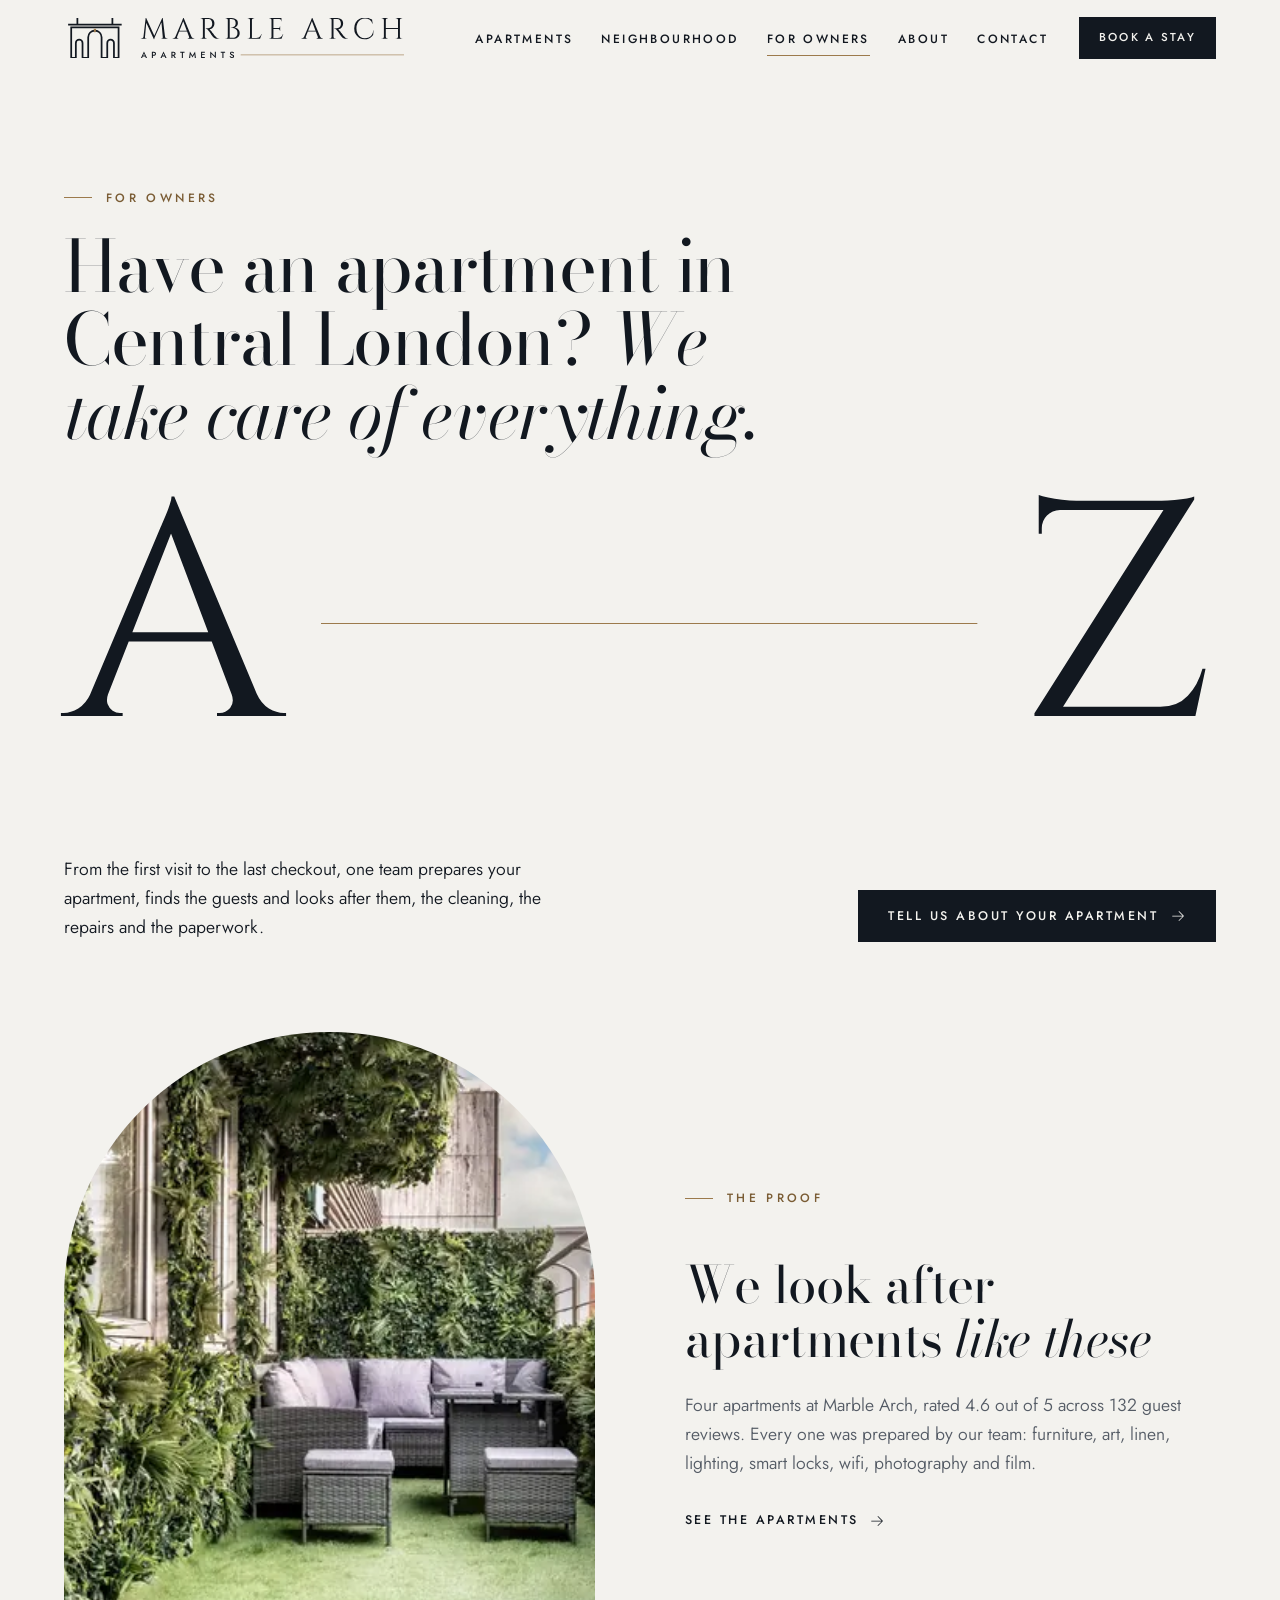
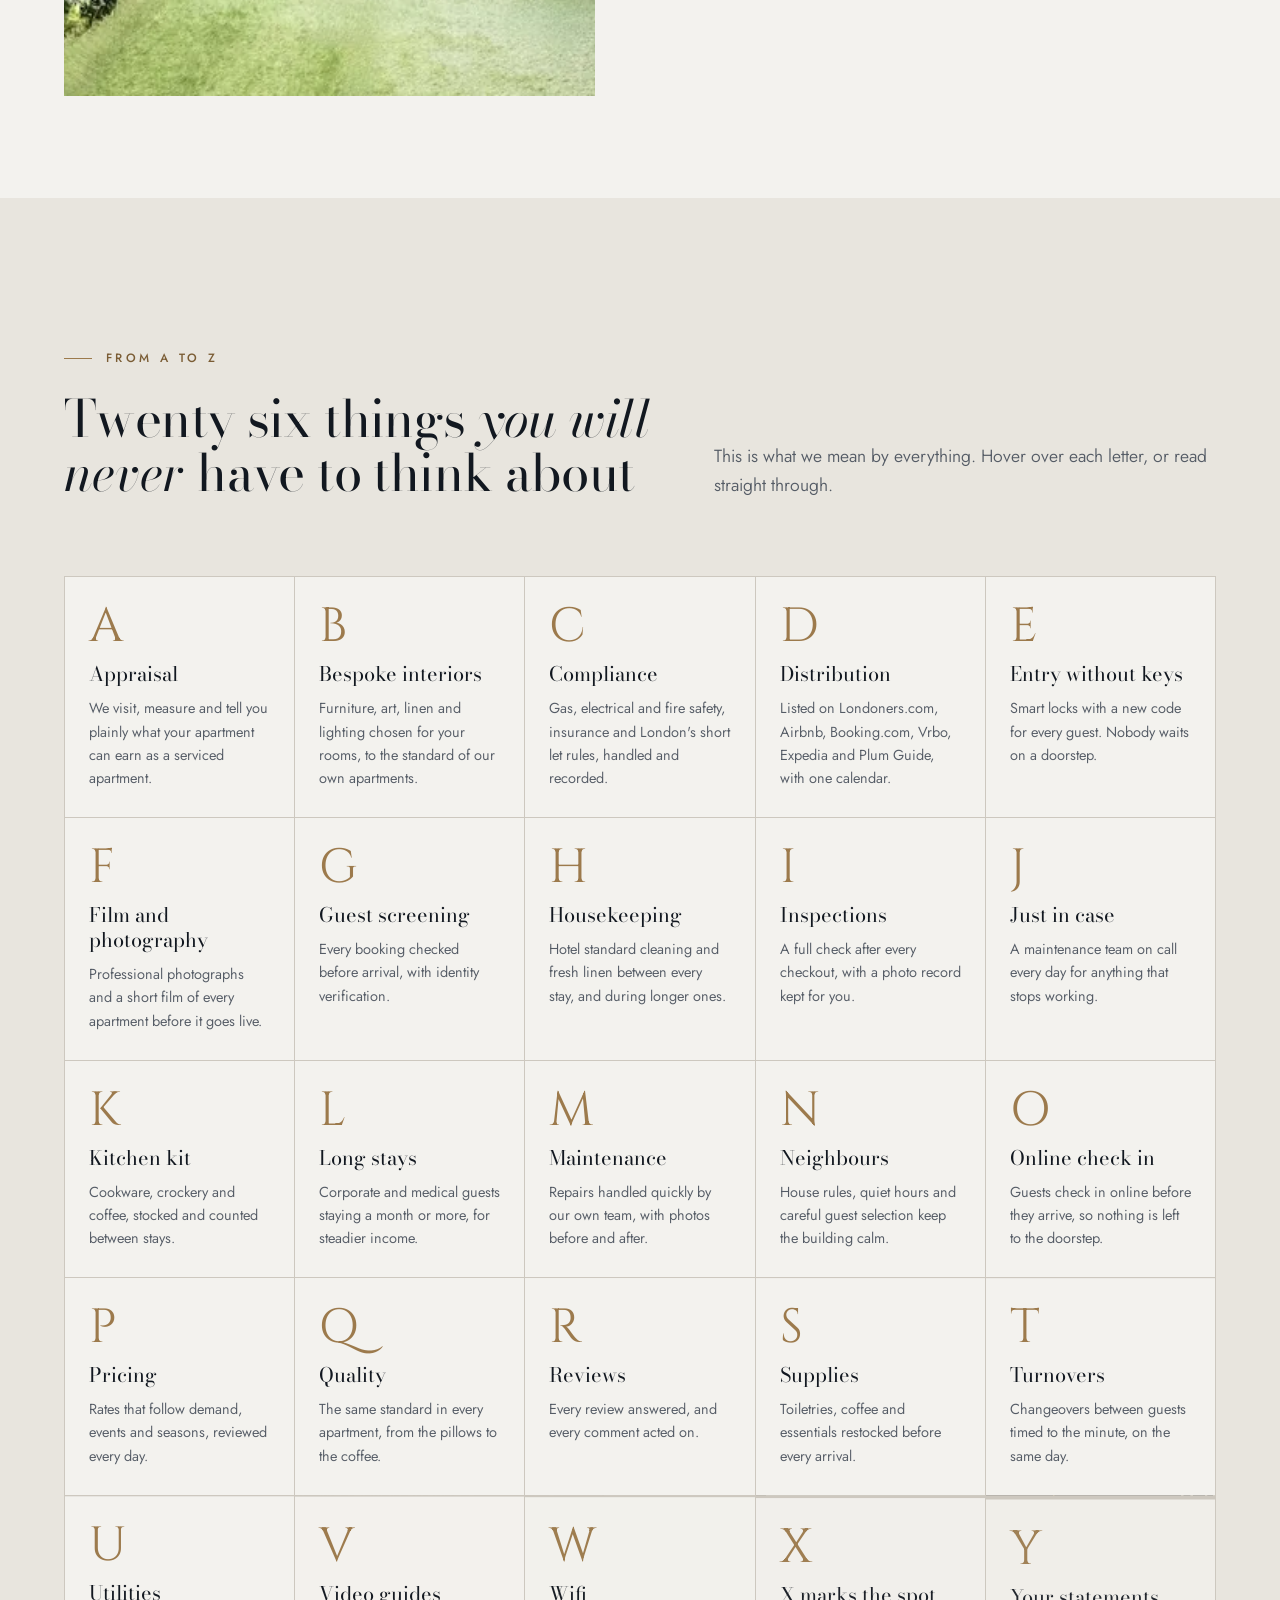
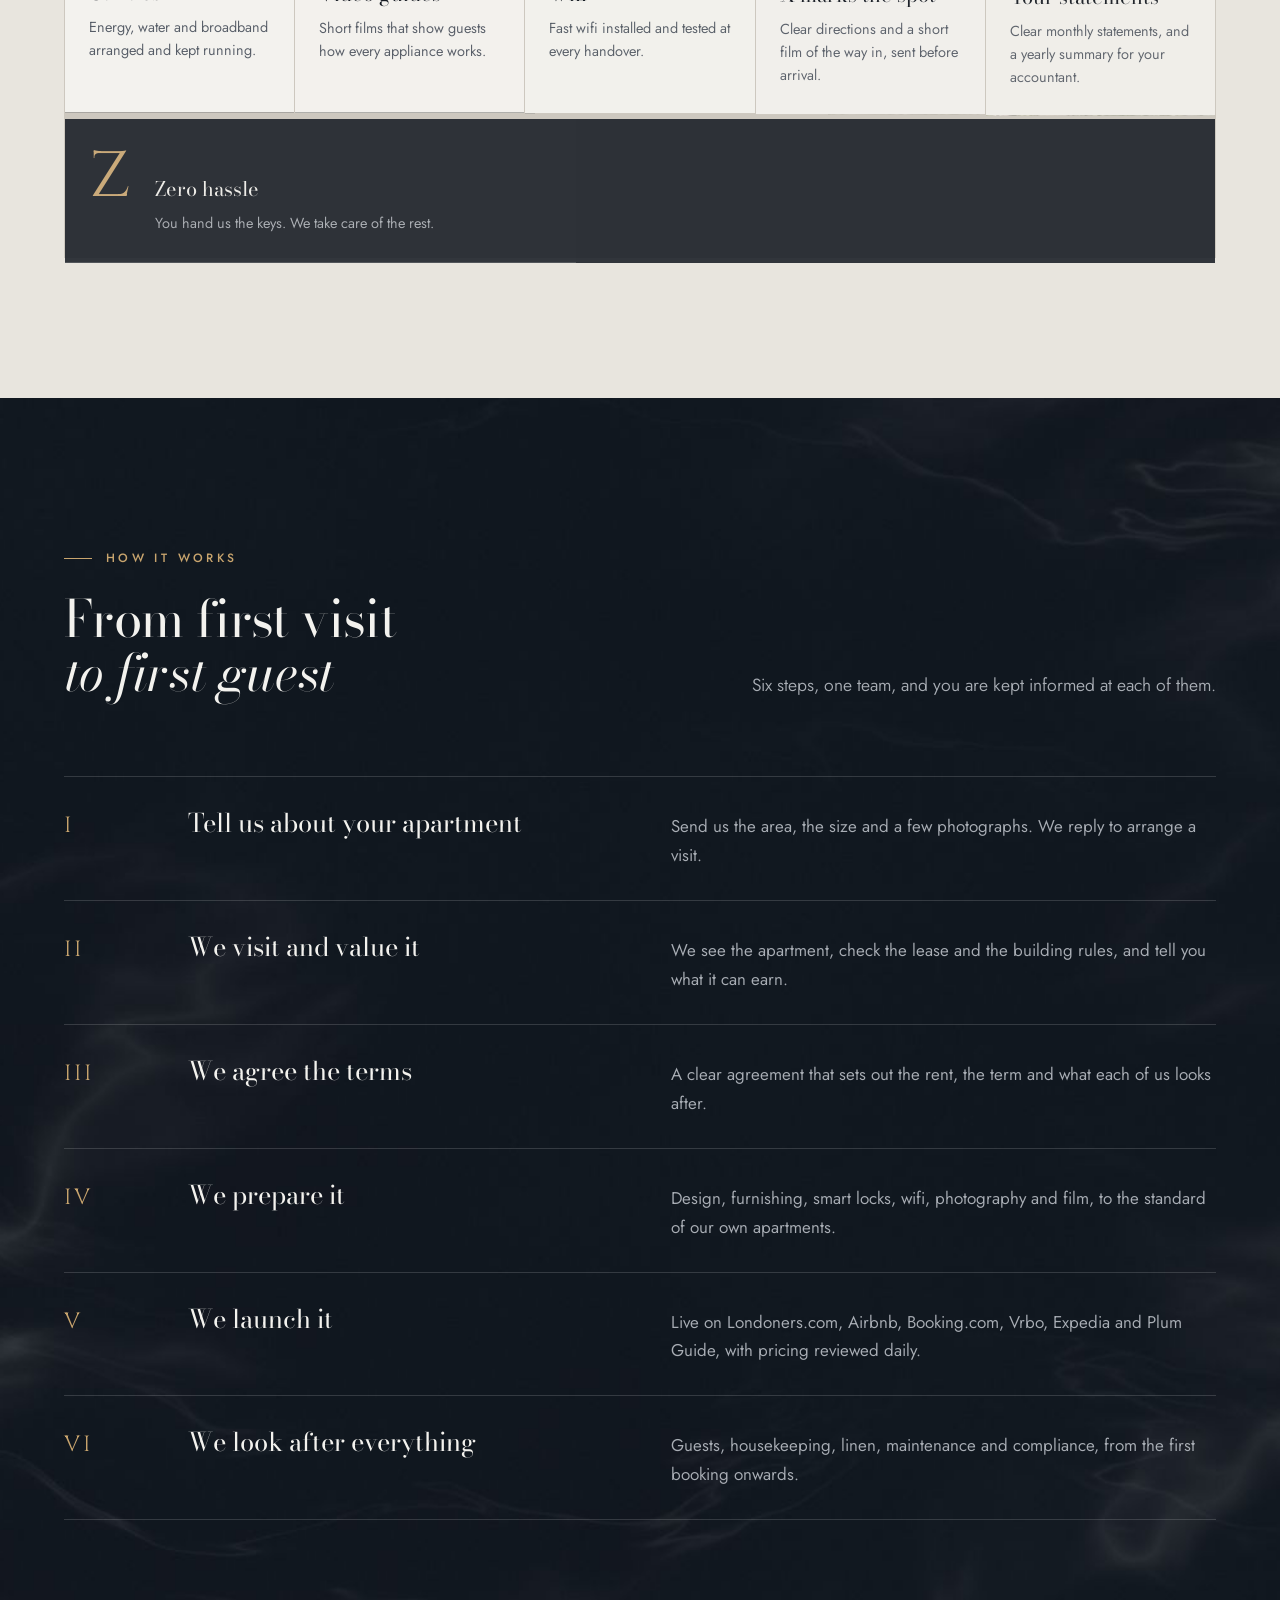
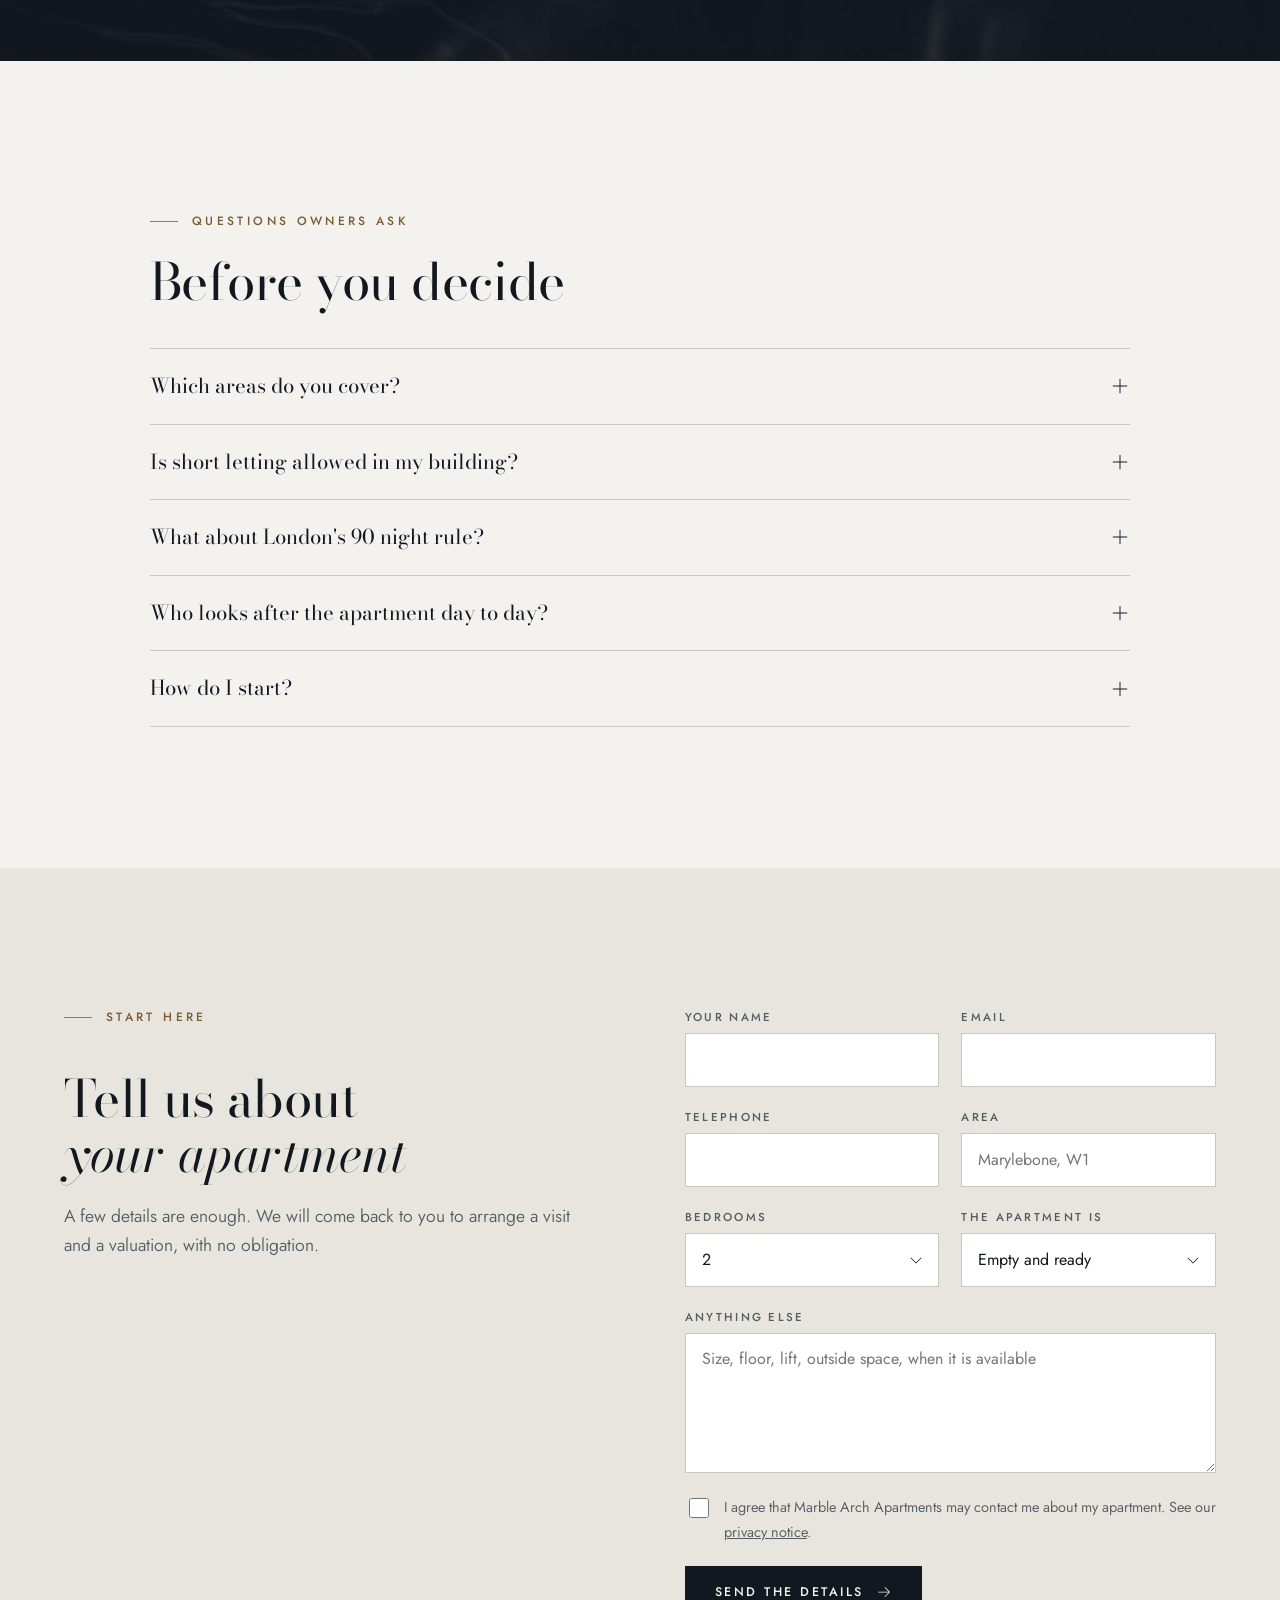
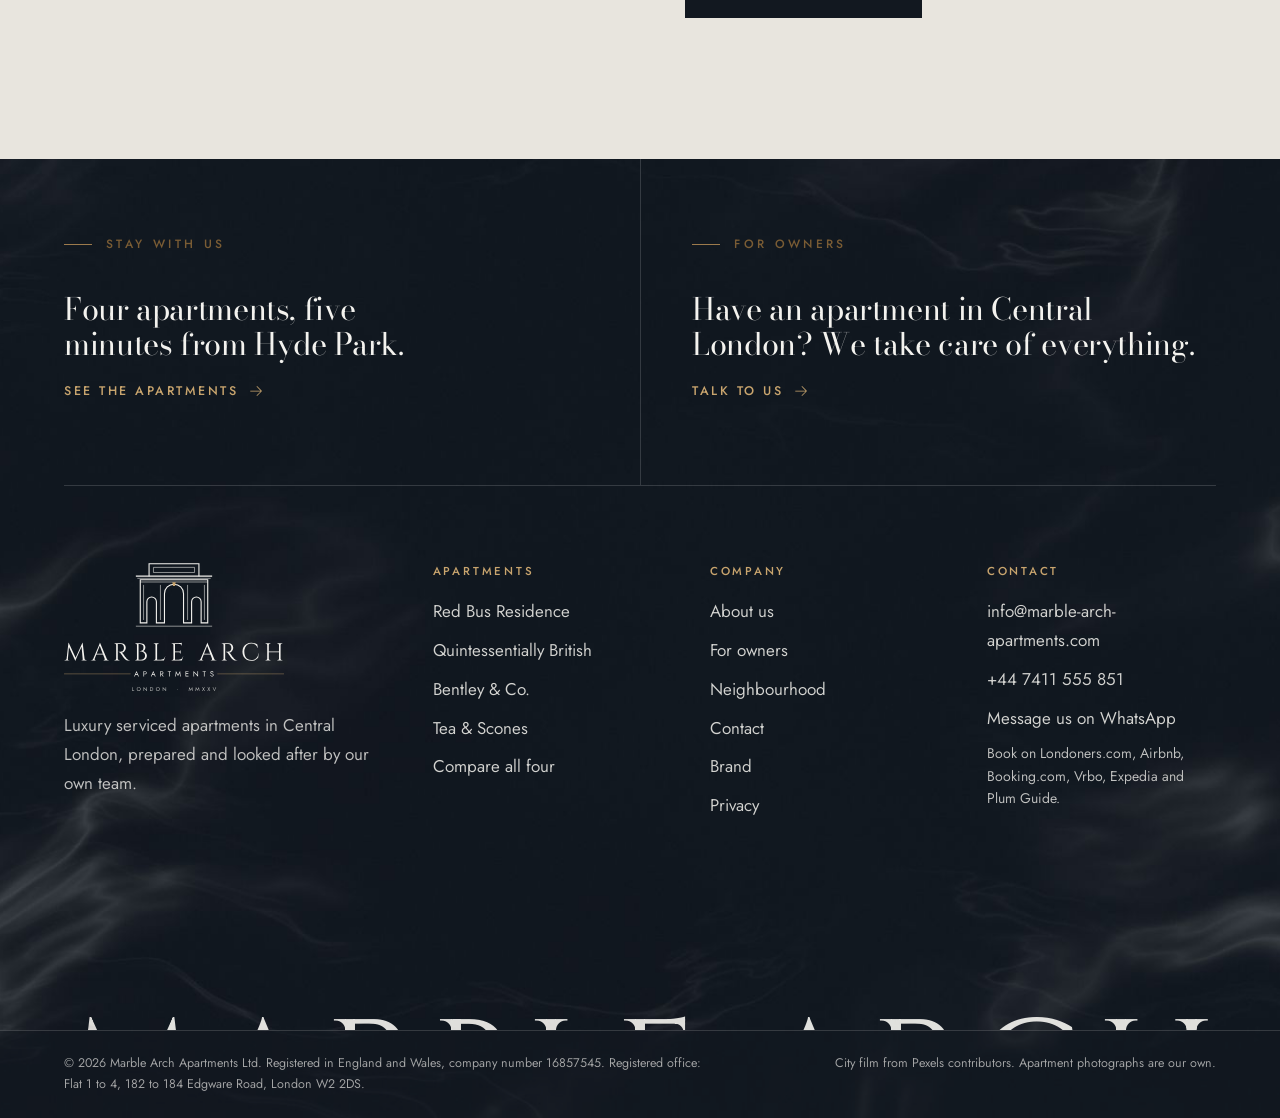
<file: owners.html>
<!doctype html>
<html lang="en-GB">
<head>
<meta charset="utf-8">
<meta name="viewport" content="width=device-width, initial-scale=1, viewport-fit=cover">
<title>For Owners · Marble Arch Apartments</title>
<meta name="claude:viewport-fit-sides" content="cover">
<meta name="description" content="Own an apartment in Central London? Marble Arch Apartments prepares, lists and looks after it from A to Z: guests, housekeeping, maintenance and compliance.">
<meta name="theme-color" content="#F3F2EE">
<meta name="referrer" content="strict-origin-when-cross-origin">
<link rel="canonical" href="https://marble-arch-apartments.com/owners.html">
<meta property="og:site_name" content="Marble Arch Apartments">
<meta property="og:title" content="For Owners · Marble Arch Apartments">
<meta property="og:description" content="Own an apartment in Central London? Marble Arch Apartments prepares, lists and looks after it from A to Z: guests, housekeeping, maintenance and compliance.">
<meta property="og:type" content="website">
<meta property="og:url" content="https://marble-arch-apartments.com/owners.html">
<meta property="og:image" content="https://marble-arch-apartments.com/assets/img/og.jpg">
<meta property="og:image:width" content="1200">
<meta property="og:image:height" content="630">
<meta property="og:locale" content="en_GB">
<meta name="twitter:card" content="summary_large_image">
<link rel="icon" href="assets/logo/favicon.svg" type="image/svg+xml">
<link rel="apple-touch-icon" href="assets/logo/apple-touch-icon.png">
<link rel="stylesheet" href="assets/css/fonts.css?v=20261021">
<link rel="stylesheet" href="assets/css/site.css?v=20261021">
<script>(function(d){var h=d.documentElement;h.classList.add('js');try{if(matchMedia('(prefers-reduced-motion: reduce)').matches)h.classList.add('rm')}catch(e){}try{var s=sessionStorage;if(s.getItem('maa-curtain')==='1'){h.classList.add('curtain-in');s.removeItem('maa-curtain')}if(s.getItem('maa-seen')==='1')h.classList.add('no-preloader')}catch(e){}})(document);</script>
</head>
<body>
<svg class="sprite" aria-hidden="true" focusable="false" style="position:absolute;width:0;height:0;overflow:hidden"><symbol id="i-arrow-right" viewBox="0 0 256 256"><path d="M220.24,132.24l-72,72a6,6,0,0,1-8.48-8.48L201.51,134H40a6,6,0,0,1,0-12H201.51L139.76,60.24a6,6,0,0,1,8.48-8.48l72,72A6,6,0,0,1,220.24,132.24Z"/></symbol><symbol id="i-pause" viewBox="0 0 256 256"><path d="M200,34H160a14,14,0,0,0-14,14V208a14,14,0,0,0,14,14h40a14,14,0,0,0,14-14V48A14,14,0,0,0,200,34Zm2,174a2,2,0,0,1-2,2H160a2,2,0,0,1-2-2V48a2,2,0,0,1,2-2h40a2,2,0,0,1,2,2ZM96,34H56A14,14,0,0,0,42,48V208a14,14,0,0,0,14,14H96a14,14,0,0,0,14-14V48A14,14,0,0,0,96,34Zm2,174a2,2,0,0,1-2,2H56a2,2,0,0,1-2-2V48a2,2,0,0,1,2-2H96a2,2,0,0,1,2,2Z"/></symbol><symbol id="i-play" viewBox="0 0 256 256"><path d="M231.36,116.19,87.28,28.06a14,14,0,0,0-14.18-.27A13.69,13.69,0,0,0,66,39.87V216.13a13.69,13.69,0,0,0,7.1,12.08,14,14,0,0,0,14.18-.27l144.08-88.13a13.82,13.82,0,0,0,0-23.62Zm-6.26,13.38L81,217.7a2,2,0,0,1-2.06,0,1.78,1.78,0,0,1-1-1.61V39.87a1.78,1.78,0,0,1,1-1.61A2.06,2.06,0,0,1,80,38a2,2,0,0,1,1,.31L225.1,126.43a1.82,1.82,0,0,1,0,3.14Z"/></symbol><symbol id="i-plus" viewBox="0 0 256 256"><path d="M222,128a6,6,0,0,1-6,6H134v82a6,6,0,0,1-12,0V134H40a6,6,0,0,1,0-12h82V40a6,6,0,0,1,12,0v82h82A6,6,0,0,1,222,128Z"/></symbol></svg>
<a class="skip" href="#main">Skip to content</a>
<header class="site-header" id="top">
  <div class="wrap">
    <a class="brandmark" href="index.html" aria-label="Marble Arch Apartments, home"><img src="assets/logo/logo-horizontal-ink.svg" width="653" height="77" alt="Marble Arch Apartments"></a>
    <nav class="nav" aria-label="Main">
      <ul class="nav__links"><li><a href="apartments.html">Apartments</a></li><li><a href="neighbourhood.html">Neighbourhood</a></li><li><a href="owners.html" aria-current="page">For owners</a></li><li><a href="about.html">About</a></li><li><a href="contact.html">Contact</a></li></ul>
      <a class="btn btn--sm" href="apartments.html">Book a stay</a>
      <button class="menu-btn" type="button" aria-expanded="false" aria-controls="menu" aria-label="Menu"><span></span></button>
    </nav>
  </div>
</header>
<div class="menu" id="menu" aria-hidden="true">
  <ul class="menu__list"><li><a href="index.html"><span class="numeral" aria-hidden="true">I</span>Home</a></li><li><a href="apartments.html"><span class="numeral" aria-hidden="true">II</span>Apartments</a></li><li><a href="neighbourhood.html"><span class="numeral" aria-hidden="true">III</span>Neighbourhood</a></li><li><a href="owners.html" aria-current="page"><span class="numeral" aria-hidden="true">IV</span>For owners</a></li><li><a href="about.html"><span class="numeral" aria-hidden="true">V</span>About</a></li><li><a href="contact.html"><span class="numeral" aria-hidden="true">VI</span>Contact</a></li></ul>
  <img class="menu__arch" src="assets/logo/mark-line-ink.svg" alt="" width="240" height="200">
  <div class="menu__foot small"><span class="menu__contact"><a href="tel:+447411555851">+44 7411 555 851</a><span aria-hidden="true">·</span><a href="mailto:info@marble-arch-apartments.com">info@marble-arch-apartments.com</a></span><a class="link" href="owners.html">Own an apartment? <svg class="i" aria-hidden="true" focusable="false"><use href="#i-arrow-right"/></svg></a></div>
</div>
<div class="curtain" aria-hidden="true"><img src="assets/logo/mark-line-ink.svg" alt="" width="96" height="80"></div>
<div class="toast" role="status" aria-live="polite"></div>
<div class="cursor" aria-hidden="true"><span></span></div>
<main id="main">
<section class="page-hero">
  <div class="wrap">
    <p class="eyebrow">For owners</p>
    <h1 class="h1" data-reveal="lines">Have an apartment in Central London? <em>We take care of everything.</em></h1>
    <div class="az-hero" aria-hidden="true"><span class="az-a">A</span><span class="az-line"><i></i></span><span class="az-z">Z</span></div>
    <div class="split" style="margin-top:clamp(40px,6vw,88px);align-items:end">
      <p class="lead">From the first visit to the last checkout, one team prepares your apartment, finds the guests and looks after them, the cleaning, the repairs and the paperwork.</p>
      <div class="actions" style="justify-content:flex-end"><a class="btn" href="#enquire">Tell us about your apartment <svg class="i" aria-hidden="true" focusable="false"><use href="#i-arrow-right"/></svg></a></div>
    </div>
  </div>
</section>
<section class="section--tight" style="padding-top:0">
  <div class="wrap"><div class="split">
    <div class="arch-frame" style="aspect-ratio:4/5" data-reveal="image"><img src="assets/photos/red-bus-residence/04-l.webp" srcset="assets/photos/red-bus-residence/04-s.webp 640w, assets/photos/red-bus-residence/04-m.webp 1100w, assets/photos/red-bus-residence/04-l.webp 1920w" sizes="(max-width: 900px) 100vw, 50vw" width="1920" height="1280" alt="Private balcony with planted green walls, a lawn and outdoor sofas" loading="lazy" decoding="async"></div>
    <div style="display:grid;gap:26px">
      <p class="eyebrow">The proof</p>
      <h2 class="h2" data-reveal="lines">We look after apartments <em>like these</em></h2>
      <p class="lead muted">Four apartments at Marble Arch, rated 4.6 out of 5 across 132 guest reviews. Every one was prepared by our team: furniture, art, linen, lighting, smart locks, wifi, photography and film.</p>
      <div class="actions"><a class="link" href="apartments.html">See the apartments <svg class="i" aria-hidden="true" focusable="false"><use href="#i-arrow-right"/></svg></a></div>
    </div>
  </div></div>
</section>
<section class="section band-stone">
  <div class="wrap">
    <div class="head"><div><p class="eyebrow">From A to Z</p><h2 class="h2" data-reveal="lines">Twenty six things <em>you will never</em> have to think about</h2></div><p class="lead muted">This is what we mean by everything. Hover over each letter, or read straight through.</p></div>
    <div class="az-grid" data-reveal="stagger"><article class="az"><span class="az__l" aria-hidden="true">A</span><h3><span class="sr-only">A: </span>Appraisal</h3><p>We visit, measure and tell you plainly what your apartment can earn as a serviced apartment.</p></article><article class="az"><span class="az__l" aria-hidden="true">B</span><h3><span class="sr-only">B: </span>Bespoke interiors</h3><p>Furniture, art, linen and lighting chosen for your rooms, to the standard of our own apartments.</p></article><article class="az"><span class="az__l" aria-hidden="true">C</span><h3><span class="sr-only">C: </span>Compliance</h3><p>Gas, electrical and fire safety, insurance and London&#x27;s short let rules, handled and recorded.</p></article><article class="az"><span class="az__l" aria-hidden="true">D</span><h3><span class="sr-only">D: </span>Distribution</h3><p>Listed on Londoners.com, Airbnb, Booking.com, Vrbo, Expedia and Plum Guide, with one calendar.</p></article><article class="az"><span class="az__l" aria-hidden="true">E</span><h3><span class="sr-only">E: </span>Entry without keys</h3><p>Smart locks with a new code for every guest. Nobody waits on a doorstep.</p></article><article class="az"><span class="az__l" aria-hidden="true">F</span><h3><span class="sr-only">F: </span>Film and photography</h3><p>Professional photographs and a short film of every apartment before it goes live.</p></article><article class="az"><span class="az__l" aria-hidden="true">G</span><h3><span class="sr-only">G: </span>Guest screening</h3><p>Every booking checked before arrival, with identity verification.</p></article><article class="az"><span class="az__l" aria-hidden="true">H</span><h3><span class="sr-only">H: </span>Housekeeping</h3><p>Hotel standard cleaning and fresh linen between every stay, and during longer ones.</p></article><article class="az"><span class="az__l" aria-hidden="true">I</span><h3><span class="sr-only">I: </span>Inspections</h3><p>A full check after every checkout, with a photo record kept for you.</p></article><article class="az"><span class="az__l" aria-hidden="true">J</span><h3><span class="sr-only">J: </span>Just in case</h3><p>A maintenance team on call every day for anything that stops working.</p></article><article class="az"><span class="az__l" aria-hidden="true">K</span><h3><span class="sr-only">K: </span>Kitchen kit</h3><p>Cookware, crockery and coffee, stocked and counted between stays.</p></article><article class="az"><span class="az__l" aria-hidden="true">L</span><h3><span class="sr-only">L: </span>Long stays</h3><p>Corporate and medical guests staying a month or more, for steadier income.</p></article><article class="az"><span class="az__l" aria-hidden="true">M</span><h3><span class="sr-only">M: </span>Maintenance</h3><p>Repairs handled quickly by our own team, with photos before and after.</p></article><article class="az"><span class="az__l" aria-hidden="true">N</span><h3><span class="sr-only">N: </span>Neighbours</h3><p>House rules, quiet hours and careful guest selection keep the building calm.</p></article><article class="az"><span class="az__l" aria-hidden="true">O</span><h3><span class="sr-only">O: </span>Online check in</h3><p>Guests check in online before they arrive, so nothing is left to the doorstep.</p></article><article class="az"><span class="az__l" aria-hidden="true">P</span><h3><span class="sr-only">P: </span>Pricing</h3><p>Rates that follow demand, events and seasons, reviewed every day.</p></article><article class="az"><span class="az__l" aria-hidden="true">Q</span><h3><span class="sr-only">Q: </span>Quality</h3><p>The same standard in every apartment, from the pillows to the coffee.</p></article><article class="az"><span class="az__l" aria-hidden="true">R</span><h3><span class="sr-only">R: </span>Reviews</h3><p>Every review answered, and every comment acted on.</p></article><article class="az"><span class="az__l" aria-hidden="true">S</span><h3><span class="sr-only">S: </span>Supplies</h3><p>Toiletries, coffee and essentials restocked before every arrival.</p></article><article class="az"><span class="az__l" aria-hidden="true">T</span><h3><span class="sr-only">T: </span>Turnovers</h3><p>Changeovers between guests timed to the minute, on the same day.</p></article><article class="az"><span class="az__l" aria-hidden="true">U</span><h3><span class="sr-only">U: </span>Utilities</h3><p>Energy, water and broadband arranged and kept running.</p></article><article class="az"><span class="az__l" aria-hidden="true">V</span><h3><span class="sr-only">V: </span>Video guides</h3><p>Short films that show guests how every appliance works.</p></article><article class="az"><span class="az__l" aria-hidden="true">W</span><h3><span class="sr-only">W: </span>Wifi</h3><p>Fast wifi installed and tested at every handover.</p></article><article class="az"><span class="az__l" aria-hidden="true">X</span><h3><span class="sr-only">X: </span>X marks the spot</h3><p>Clear directions and a short film of the way in, sent before arrival.</p></article><article class="az"><span class="az__l" aria-hidden="true">Y</span><h3><span class="sr-only">Y: </span>Your statements</h3><p>Clear monthly statements, and a yearly summary for your accountant.</p></article><article class="az"><span class="az__l" aria-hidden="true">Z</span><h3><span class="sr-only">Z: </span>Zero hassle</h3><p>You hand us the keys. We take care of the rest.</p></article></div>
  </div>
</section>
<section class="section marble-night band-night">
  <div class="wrap">
    <div class="head"><div><p class="eyebrow">How it works</p><h2 class="h2" data-reveal="lines">From first visit <em>to first guest</em></h2></div><p class="lead muted">Six steps, one team, and you are kept informed at each of them.</p></div>
    <ol class="steps"><li class="step"><span class="step__n">I</span><h3>Tell us about your apartment</h3><p>Send us the area, the size and a few photographs. We reply to arrange a visit.</p></li><li class="step"><span class="step__n">II</span><h3>We visit and value it</h3><p>We see the apartment, check the lease and the building rules, and tell you what it can earn.</p></li><li class="step"><span class="step__n">III</span><h3>We agree the terms</h3><p>A clear agreement that sets out the rent, the term and what each of us looks after.</p></li><li class="step"><span class="step__n">IV</span><h3>We prepare it</h3><p>Design, furnishing, smart locks, wifi, photography and film, to the standard of our own apartments.</p></li><li class="step"><span class="step__n">V</span><h3>We launch it</h3><p>Live on Londoners.com, Airbnb, Booking.com, Vrbo, Expedia and Plum Guide, with pricing reviewed daily.</p></li><li class="step"><span class="step__n">VI</span><h3>We look after everything</h3><p>Guests, housekeeping, linen, maintenance and compliance, from the first booking onwards.</p></li></ol>
  </div>
</section>
<section class="section">
  <div class="wrap wrap--narrow">
    <p class="eyebrow">Questions owners ask</p>
    <h2 class="h2" style="margin-bottom:40px">Before you decide</h2>
    <div class="faq"><details><summary>Which areas do you cover?<svg class="i" aria-hidden="true" focusable="false"><use href="#i-plus"/></svg></summary><p>Central London, and above all the streets we know best: Marble Arch, Marylebone, Mayfair, Hyde Park and Paddington.</p></details><details><summary>Is short letting allowed in my building?<svg class="i" aria-hidden="true" focusable="false"><use href="#i-plus"/></svg></summary><p>It depends on your lease and the building&#x27;s rules. We read both with you, and check London&#x27;s short let rules, before anything is agreed.</p></details><details><summary>What about London&#x27;s 90 night rule?<svg class="i" aria-hidden="true" focusable="false"><use href="#i-plus"/></svg></summary><p>In Greater London a whole home can be let for short stays for up to 90 nights a year without planning permission. We plan each calendar so your apartment stays within the rules.</p></details><details><summary>Who looks after the apartment day to day?<svg class="i" aria-hidden="true" focusable="false"><use href="#i-plus"/></svg></summary><p>Our own team: guest care, housekeeping, linen and maintenance, with every visit recorded.</p></details><details><summary>How do I start?<svg class="i" aria-hidden="true" focusable="false"><use href="#i-plus"/></svg></summary><p>Send us a few details below. We will come back to you to arrange a visit and a valuation.</p></details></div>
  </div>
</section>
<section class="section band-stone" id="enquire">
  <div class="wrap"><div class="split" style="align-items:start">
    <div style="display:grid;gap:22px;position:sticky;top:120px">
      <p class="eyebrow">Start here</p>
      <h2 class="h2">Tell us about <em>your apartment</em></h2>
      <p class="lead muted">A few details are enough. We will come back to you to arrange a visit and a valuation, with no obligation.</p>
    </div>
    <form class="form" data-form="owner" novalidate>
      <div class="row">
        <div class="field"><label for="o-name">Your name</label><input id="o-name" aria-describedby="o-name-err" name="name" autocomplete="name" required><span class="err" id="o-name-err">Please add your name.</span></div>
        <div class="field"><label for="o-email">Email</label><input id="o-email" aria-describedby="o-email-err" name="email" type="email" autocomplete="email" required><span class="err" id="o-email-err">Please add an email address we can reply to.</span></div>
      </div>
      <div class="row">
        <div class="field"><label for="o-phone">Telephone</label><input id="o-phone" name="phone" type="tel" autocomplete="tel"></div>
        <div class="field"><label for="o-area">Area</label><input id="o-area" aria-describedby="o-area-err" name="area" placeholder="Marylebone, W1" required><span class="err" id="o-area-err">Please tell us roughly where the apartment is.</span></div>
      </div>
      <div class="row">
        <div class="field"><label for="o-beds">Bedrooms</label><select id="o-beds" name="bedrooms"><option>Studio</option><option>1</option><option selected>2</option><option>3</option><option>4 or more</option></select></div>
        <div class="field"><label for="o-state">The apartment is</label><select id="o-state" name="status"><option>Empty and ready</option><option>Furnished</option><option>Let, with a date it is free</option><option>In need of renovation</option></select></div>
      </div>
      <div class="field"><label for="o-msg">Anything else</label><textarea id="o-msg" name="message" placeholder="Size, floor, lift, outside space, when it is available"></textarea></div>
      <label class="check"><input type="checkbox" name="consent" required id="o-consent" aria-describedby="o-consent-err"><span>I agree that Marble Arch Apartments may contact me about my apartment. See our <a href="privacy.html" style="text-decoration:underline">privacy notice</a>.</span></label><span class="check-err" id="o-consent-err">Please tick the box, so that we are allowed to reply.</span>
      <div class="actions"><button class="btn" type="submit">Send the details <svg class="i" aria-hidden="true" focusable="false"><use href="#i-arrow-right"/></svg></button></div>
      <p class="form-note" role="status"></p>
    </form>
  </div></div>
</section>
</main>
<footer class="site-footer">
  <div class="wrap">
    <div class="footer__cta">
      <a href="apartments.html"><span class="eyebrow">Stay with us</span><span class="h3">Four apartments, five minutes from Hyde Park.</span><span class="link">See the apartments <svg class="i" aria-hidden="true" focusable="false"><use href="#i-arrow-right"/></svg></span></a>
      <a href="owners.html"><span class="eyebrow">For owners</span><span class="h3">Have an apartment in Central London? We take care of everything.</span><span class="link">Talk to us <svg class="i" aria-hidden="true" focusable="false"><use href="#i-arrow-right"/></svg></span></a>
    </div>
    <div class="footer__cols">
      <div class="footer__brand">
        <img src="assets/logo/logo-stacked-marble.svg" alt="Marble Arch Apartments" width="220" height="190" loading="lazy">
        <p>Luxury serviced apartments in Central London, prepared and looked after by our own team.</p>
      </div>
      <div><h4>Apartments</h4><ul><li><a href="red-bus-residence.html">Red Bus Residence</a></li><li><a href="quintessentially-british.html">Quintessentially British</a></li><li><a href="bentley-and-co.html">Bentley &amp; Co.</a></li><li><a href="tea-and-scones.html">Tea &amp; Scones</a></li><li><a href="apartments.html">Compare all four</a></li></ul></div>
      <div><h4>Company</h4><ul><li><a href="about.html">About us</a></li><li><a href="owners.html">For owners</a></li><li><a href="neighbourhood.html">Neighbourhood</a></li><li><a href="contact.html">Contact</a></li><li><a href="brand.html">Brand</a></li><li><a href="privacy.html">Privacy</a></li></ul></div>
      <div><h4>Contact</h4>
        <p><a href="mailto:info@marble-arch-apartments.com">info@marble-arch-apartments.com</a></p>
        <p><a href="tel:+447411555851">+44 7411 555 851</a></p>
        <p><a href="https://wa.me/447411555851" target="_blank" rel="noopener">Message us on WhatsApp</a></p>
        <p class="small">Book on Londoners.com, Airbnb, Booking.com, Vrbo, Expedia and Plum Guide.</p>
      </div>
    </div>
  </div>
  <div class="footer__word" aria-hidden="true"><span>MARBLE ARCH</span></div>
  <div class="footer__legal"><div class="wrap" style="display:flex;flex-wrap:wrap;gap:8px 22px;justify-content:space-between">
    <p>© <span data-year>2026</span> Marble Arch Apartments Ltd. Registered in England and Wales, company number 16857545. Registered office: Flat 1 to 4, 182 to 184 Edgware Road, London W2 2DS.</p>
    <p>City film from Pexels contributors. Apartment photographs are our own.</p>
  </div></div>
</footer>
<script src="assets/js/vendor/gsap.min.js?v=20261021" defer></script><script src="assets/js/vendor/ScrollTrigger.min.js?v=20261021" defer></script><script src="assets/js/vendor/SplitText.min.js?v=20261021" defer></script><script src="assets/js/vendor/CustomEase.min.js?v=20261021" defer></script><script src="assets/js/vendor/lenis.min.js?v=20261021" defer></script><script src="assets/js/data.js?v=20261021" defer></script><script src="assets/js/site.js?v=20261021" defer></script>
</body>
</html>
</file>
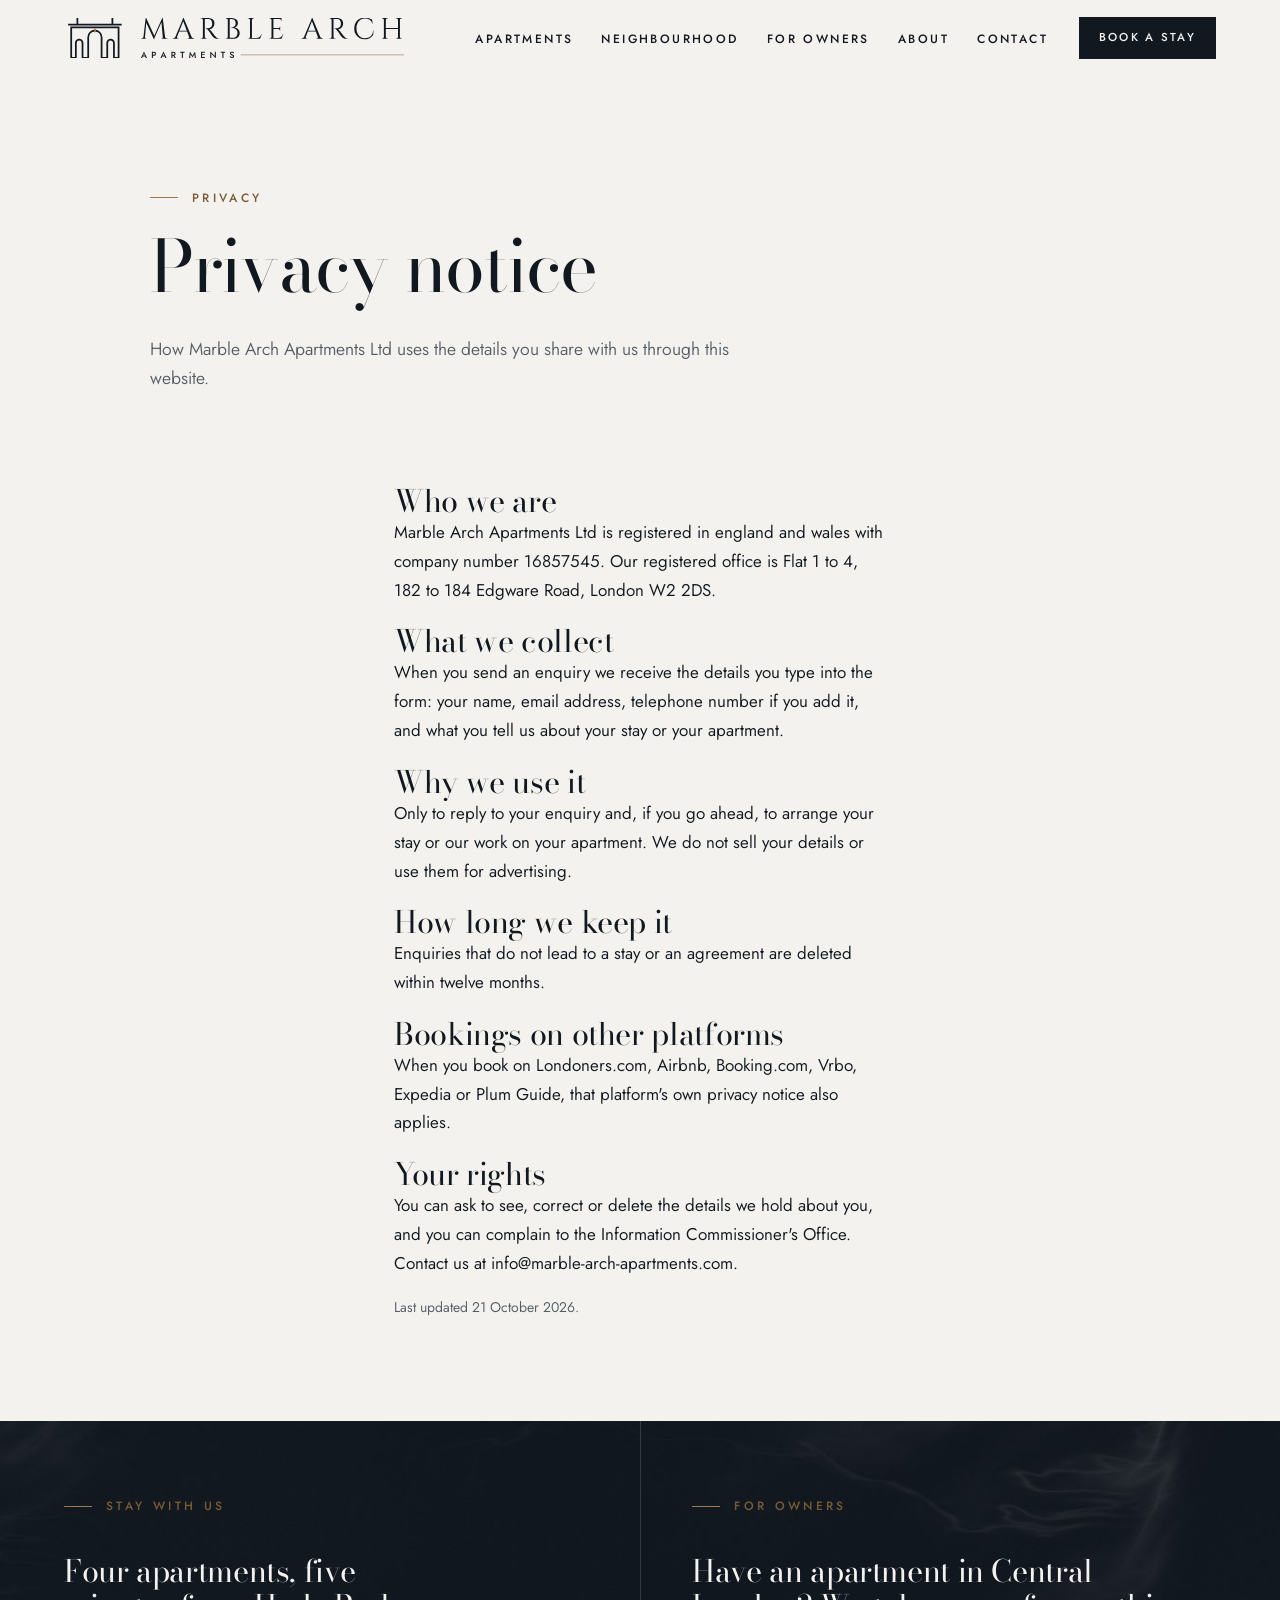
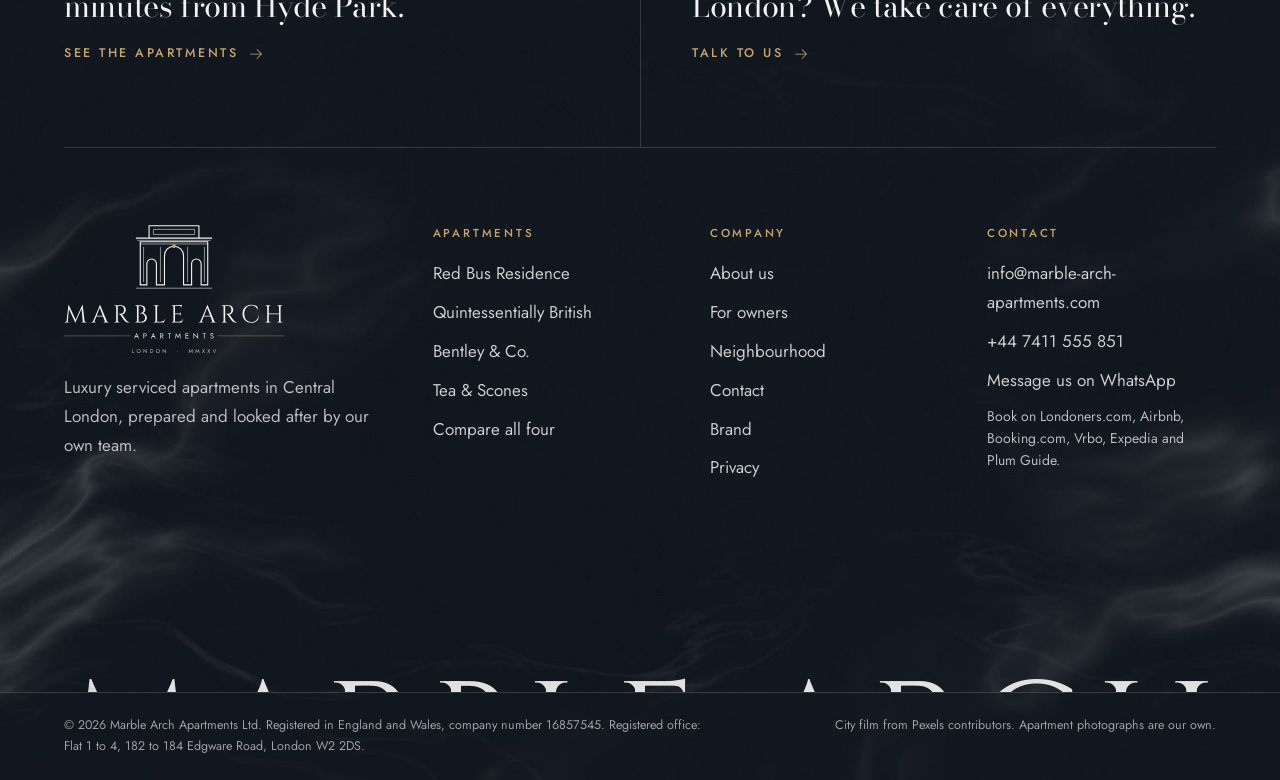
<file: privacy.html>
<!doctype html>
<html lang="en-GB">
<head>
<meta charset="utf-8">
<meta name="viewport" content="width=device-width, initial-scale=1, viewport-fit=cover">
<title>Privacy · Marble Arch Apartments</title>
<meta name="claude:viewport-fit-sides" content="cover">
<meta name="description" content="How Marble Arch Apartments uses the details you share through this website.">
<meta name="theme-color" content="#F3F2EE">
<meta name="referrer" content="strict-origin-when-cross-origin">
<link rel="canonical" href="https://marble-arch-apartments.com/privacy.html">
<meta property="og:site_name" content="Marble Arch Apartments">
<meta property="og:title" content="Privacy · Marble Arch Apartments">
<meta property="og:description" content="How Marble Arch Apartments uses the details you share through this website.">
<meta property="og:type" content="website">
<meta property="og:url" content="https://marble-arch-apartments.com/privacy.html">
<meta property="og:image" content="https://marble-arch-apartments.com/assets/img/og.jpg">
<meta property="og:image:width" content="1200">
<meta property="og:image:height" content="630">
<meta property="og:locale" content="en_GB">
<meta name="twitter:card" content="summary_large_image">
<link rel="icon" href="assets/logo/favicon.svg" type="image/svg+xml">
<link rel="apple-touch-icon" href="assets/logo/apple-touch-icon.png">
<link rel="stylesheet" href="assets/css/fonts.css?v=20261021">
<link rel="stylesheet" href="assets/css/site.css?v=20261021">
<script>(function(d){var h=d.documentElement;h.classList.add('js');try{if(matchMedia('(prefers-reduced-motion: reduce)').matches)h.classList.add('rm')}catch(e){}try{var s=sessionStorage;if(s.getItem('maa-curtain')==='1'){h.classList.add('curtain-in');s.removeItem('maa-curtain')}if(s.getItem('maa-seen')==='1')h.classList.add('no-preloader')}catch(e){}})(document);</script>
</head>
<body>
<svg class="sprite" aria-hidden="true" focusable="false" style="position:absolute;width:0;height:0;overflow:hidden"><symbol id="i-arrow-right" viewBox="0 0 256 256"><path d="M220.24,132.24l-72,72a6,6,0,0,1-8.48-8.48L201.51,134H40a6,6,0,0,1,0-12H201.51L139.76,60.24a6,6,0,0,1,8.48-8.48l72,72A6,6,0,0,1,220.24,132.24Z"/></symbol><symbol id="i-pause" viewBox="0 0 256 256"><path d="M200,34H160a14,14,0,0,0-14,14V208a14,14,0,0,0,14,14h40a14,14,0,0,0,14-14V48A14,14,0,0,0,200,34Zm2,174a2,2,0,0,1-2,2H160a2,2,0,0,1-2-2V48a2,2,0,0,1,2-2h40a2,2,0,0,1,2,2ZM96,34H56A14,14,0,0,0,42,48V208a14,14,0,0,0,14,14H96a14,14,0,0,0,14-14V48A14,14,0,0,0,96,34Zm2,174a2,2,0,0,1-2,2H56a2,2,0,0,1-2-2V48a2,2,0,0,1,2-2H96a2,2,0,0,1,2,2Z"/></symbol><symbol id="i-play" viewBox="0 0 256 256"><path d="M231.36,116.19,87.28,28.06a14,14,0,0,0-14.18-.27A13.69,13.69,0,0,0,66,39.87V216.13a13.69,13.69,0,0,0,7.1,12.08,14,14,0,0,0,14.18-.27l144.08-88.13a13.82,13.82,0,0,0,0-23.62Zm-6.26,13.38L81,217.7a2,2,0,0,1-2.06,0,1.78,1.78,0,0,1-1-1.61V39.87a1.78,1.78,0,0,1,1-1.61A2.06,2.06,0,0,1,80,38a2,2,0,0,1,1,.31L225.1,126.43a1.82,1.82,0,0,1,0,3.14Z"/></symbol></svg>
<a class="skip" href="#main">Skip to content</a>
<header class="site-header" id="top">
  <div class="wrap">
    <a class="brandmark" href="index.html" aria-label="Marble Arch Apartments, home"><img src="assets/logo/logo-horizontal-ink.svg" width="653" height="77" alt="Marble Arch Apartments"></a>
    <nav class="nav" aria-label="Main">
      <ul class="nav__links"><li><a href="apartments.html">Apartments</a></li><li><a href="neighbourhood.html">Neighbourhood</a></li><li><a href="owners.html">For owners</a></li><li><a href="about.html">About</a></li><li><a href="contact.html">Contact</a></li></ul>
      <a class="btn btn--sm" href="apartments.html">Book a stay</a>
      <button class="menu-btn" type="button" aria-expanded="false" aria-controls="menu" aria-label="Menu"><span></span></button>
    </nav>
  </div>
</header>
<div class="menu" id="menu" aria-hidden="true">
  <ul class="menu__list"><li><a href="index.html"><span class="numeral" aria-hidden="true">I</span>Home</a></li><li><a href="apartments.html"><span class="numeral" aria-hidden="true">II</span>Apartments</a></li><li><a href="neighbourhood.html"><span class="numeral" aria-hidden="true">III</span>Neighbourhood</a></li><li><a href="owners.html"><span class="numeral" aria-hidden="true">IV</span>For owners</a></li><li><a href="about.html"><span class="numeral" aria-hidden="true">V</span>About</a></li><li><a href="contact.html"><span class="numeral" aria-hidden="true">VI</span>Contact</a></li></ul>
  <img class="menu__arch" src="assets/logo/mark-line-ink.svg" alt="" width="240" height="200">
  <div class="menu__foot small"><span class="menu__contact"><a href="tel:+447411555851">+44 7411 555 851</a><span aria-hidden="true">·</span><a href="mailto:info@marble-arch-apartments.com">info@marble-arch-apartments.com</a></span><a class="link" href="owners.html">Own an apartment? <svg class="i" aria-hidden="true" focusable="false"><use href="#i-arrow-right"/></svg></a></div>
</div>
<div class="curtain" aria-hidden="true"><img src="assets/logo/mark-line-ink.svg" alt="" width="96" height="80"></div>
<div class="toast" role="status" aria-live="polite"></div>
<div class="cursor" aria-hidden="true"><span></span></div>
<main id="main">
<section class="page-hero">
  <div class="wrap wrap--narrow">
    <p class="eyebrow">Privacy</p>
    <h1 class="h1">Privacy notice</h1>
    <p class="lead muted">How Marble Arch Apartments Ltd uses the details you share with us through this website.</p>
  </div>
</section>
<section class="section--tight" style="padding-top:0">
  <div class="wrap wrap--narrow body">
    <h2 class="h3">Who we are</h2><p>Marble Arch Apartments Ltd is registered in england and wales with company number 16857545. Our registered office is Flat 1 to 4, 182 to 184 Edgware Road, London W2 2DS.</p>
    <h2 class="h3">What we collect</h2><p>When you send an enquiry we receive the details you type into the form: your name, email address, telephone number if you add it, and what you tell us about your stay or your apartment.</p>
    <h2 class="h3">Why we use it</h2><p>Only to reply to your enquiry and, if you go ahead, to arrange your stay or our work on your apartment. We do not sell your details or use them for advertising.</p>
    <h2 class="h3">How long we keep it</h2><p>Enquiries that do not lead to a stay or an agreement are deleted within twelve months.</p>
    <h2 class="h3">Bookings on other platforms</h2><p>When you book on Londoners.com, Airbnb, Booking.com, Vrbo, Expedia or Plum Guide, that platform's own privacy notice also applies.</p>
    <h2 class="h3">Your rights</h2><p>You can ask to see, correct or delete the details we hold about you, and you can complain to the Information Commissioner's Office. Contact us at <a href="mailto:info@marble-arch-apartments.com">info@marble-arch-apartments.com</a>.</p>
    <p class="small muted">Last updated 21 October 2026.</p>
  </div>
</section>
</main>
<footer class="site-footer">
  <div class="wrap">
    <div class="footer__cta">
      <a href="apartments.html"><span class="eyebrow">Stay with us</span><span class="h3">Four apartments, five minutes from Hyde Park.</span><span class="link">See the apartments <svg class="i" aria-hidden="true" focusable="false"><use href="#i-arrow-right"/></svg></span></a>
      <a href="owners.html"><span class="eyebrow">For owners</span><span class="h3">Have an apartment in Central London? We take care of everything.</span><span class="link">Talk to us <svg class="i" aria-hidden="true" focusable="false"><use href="#i-arrow-right"/></svg></span></a>
    </div>
    <div class="footer__cols">
      <div class="footer__brand">
        <img src="assets/logo/logo-stacked-marble.svg" alt="Marble Arch Apartments" width="220" height="190" loading="lazy">
        <p>Luxury serviced apartments in Central London, prepared and looked after by our own team.</p>
      </div>
      <div><h4>Apartments</h4><ul><li><a href="red-bus-residence.html">Red Bus Residence</a></li><li><a href="quintessentially-british.html">Quintessentially British</a></li><li><a href="bentley-and-co.html">Bentley &amp; Co.</a></li><li><a href="tea-and-scones.html">Tea &amp; Scones</a></li><li><a href="apartments.html">Compare all four</a></li></ul></div>
      <div><h4>Company</h4><ul><li><a href="about.html">About us</a></li><li><a href="owners.html">For owners</a></li><li><a href="neighbourhood.html">Neighbourhood</a></li><li><a href="contact.html">Contact</a></li><li><a href="brand.html">Brand</a></li><li><a href="privacy.html">Privacy</a></li></ul></div>
      <div><h4>Contact</h4>
        <p><a href="mailto:info@marble-arch-apartments.com">info@marble-arch-apartments.com</a></p>
        <p><a href="tel:+447411555851">+44 7411 555 851</a></p>
        <p><a href="https://wa.me/447411555851" target="_blank" rel="noopener">Message us on WhatsApp</a></p>
        <p class="small">Book on Londoners.com, Airbnb, Booking.com, Vrbo, Expedia and Plum Guide.</p>
      </div>
    </div>
  </div>
  <div class="footer__word" aria-hidden="true"><span>MARBLE ARCH</span></div>
  <div class="footer__legal"><div class="wrap" style="display:flex;flex-wrap:wrap;gap:8px 22px;justify-content:space-between">
    <p>© <span data-year>2026</span> Marble Arch Apartments Ltd. Registered in England and Wales, company number 16857545. Registered office: Flat 1 to 4, 182 to 184 Edgware Road, London W2 2DS.</p>
    <p>City film from Pexels contributors. Apartment photographs are our own.</p>
  </div></div>
</footer>
<script src="assets/js/vendor/gsap.min.js?v=20261021" defer></script><script src="assets/js/vendor/ScrollTrigger.min.js?v=20261021" defer></script><script src="assets/js/vendor/SplitText.min.js?v=20261021" defer></script><script src="assets/js/vendor/CustomEase.min.js?v=20261021" defer></script><script src="assets/js/vendor/lenis.min.js?v=20261021" defer></script><script src="assets/js/data.js?v=20261021" defer></script><script src="assets/js/site.js?v=20261021" defer></script>
</body>
</html>
</file>
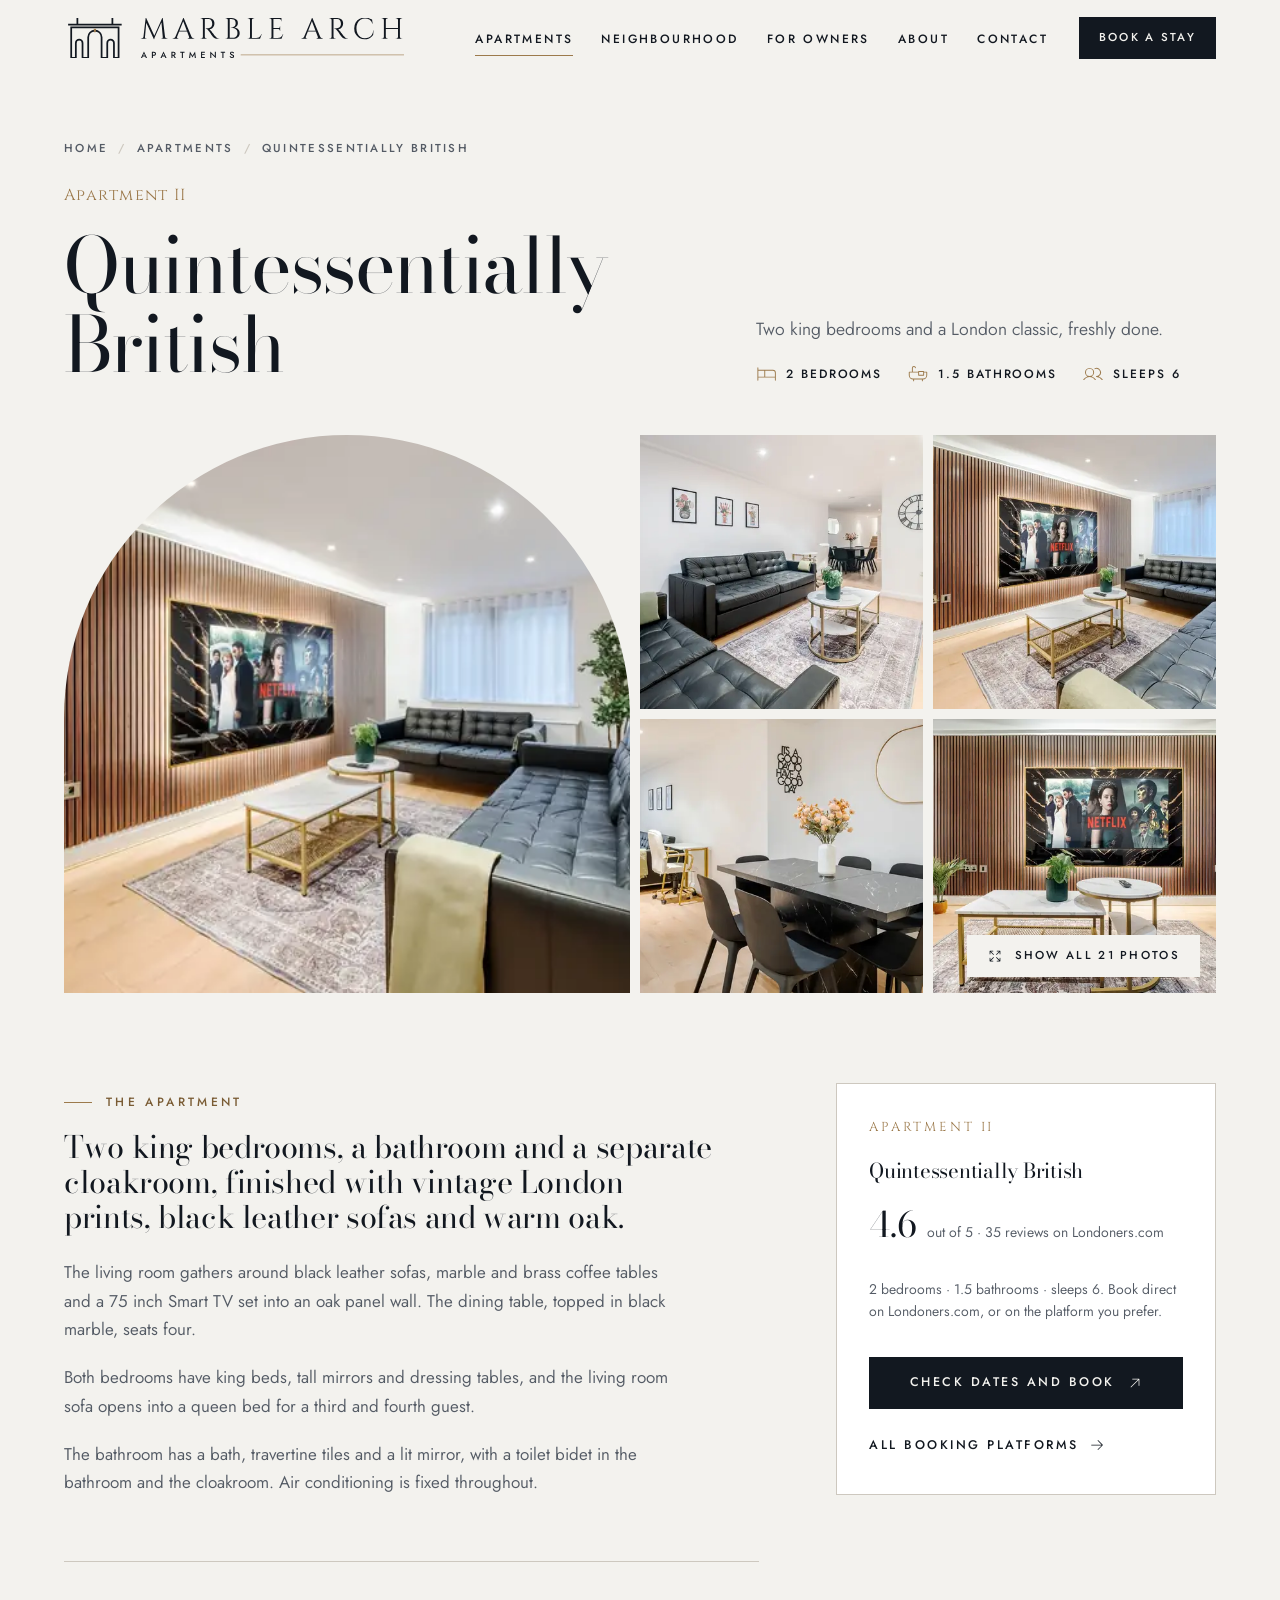
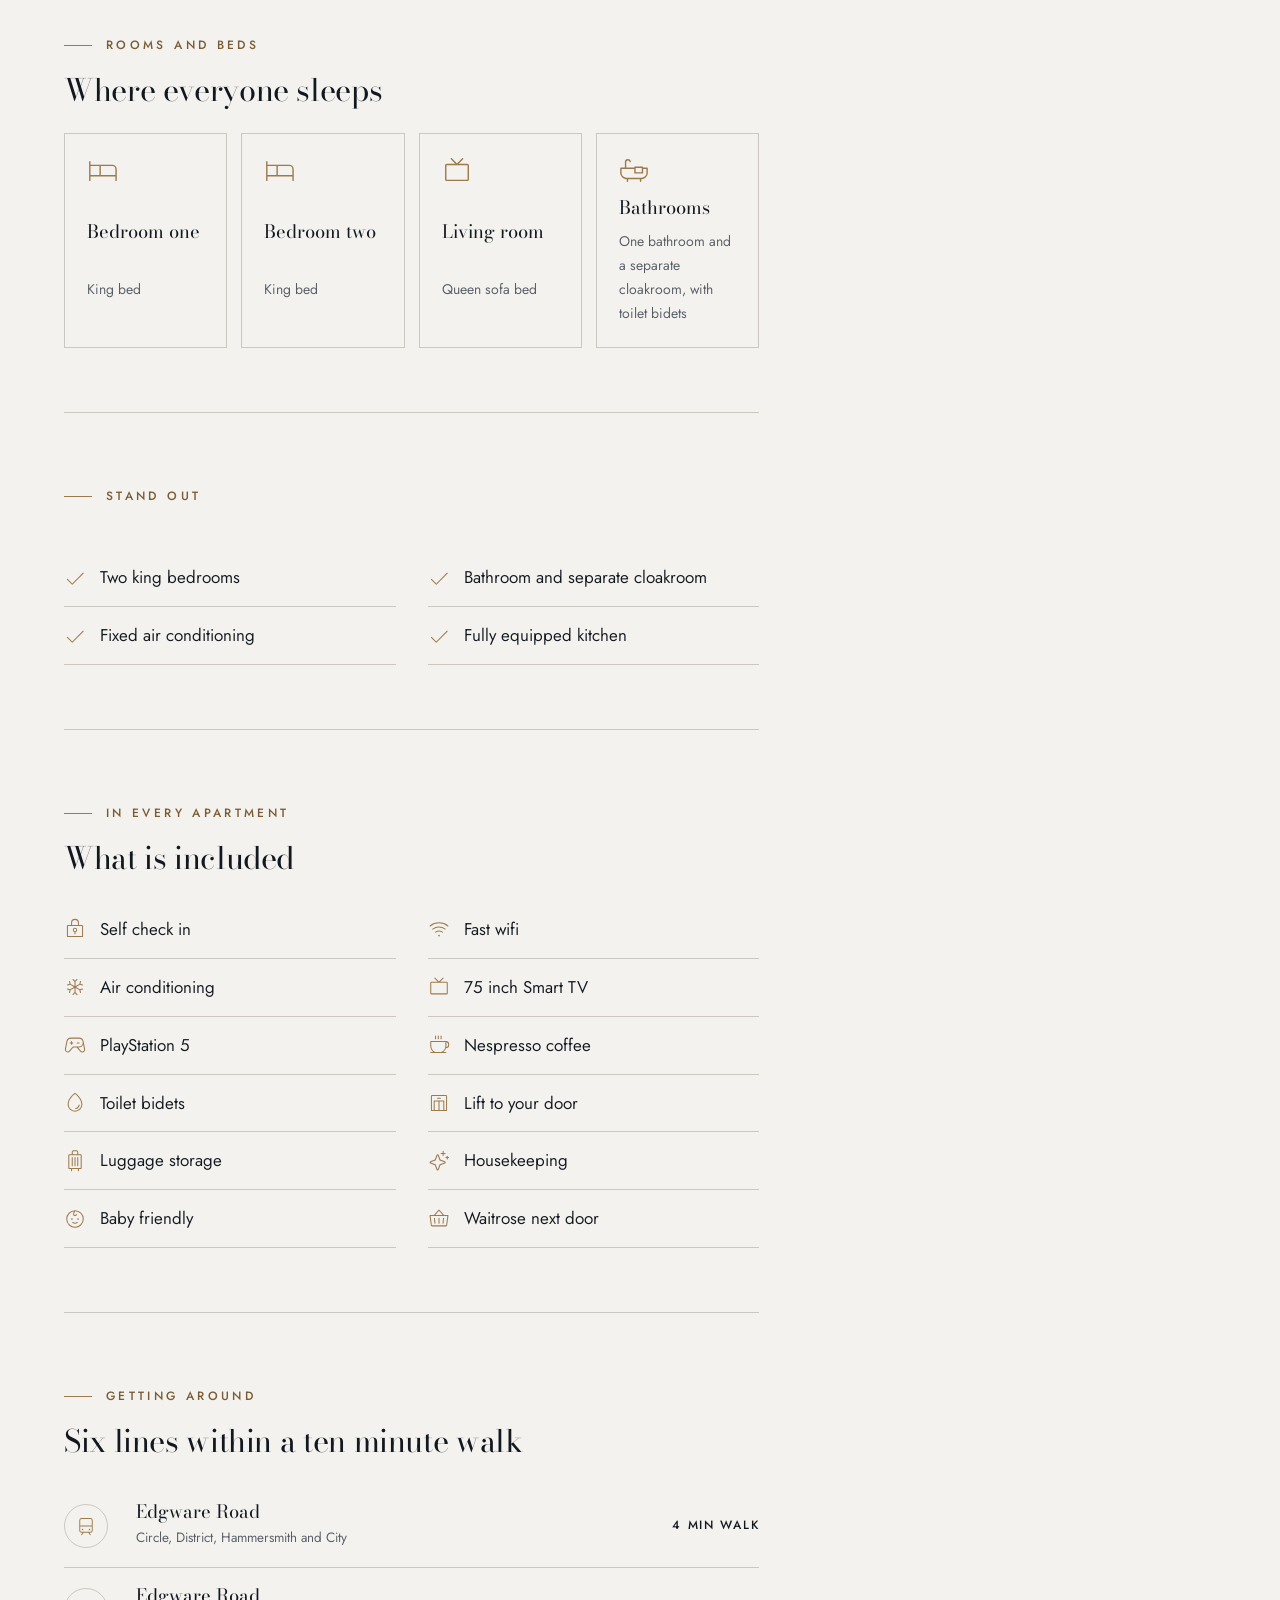
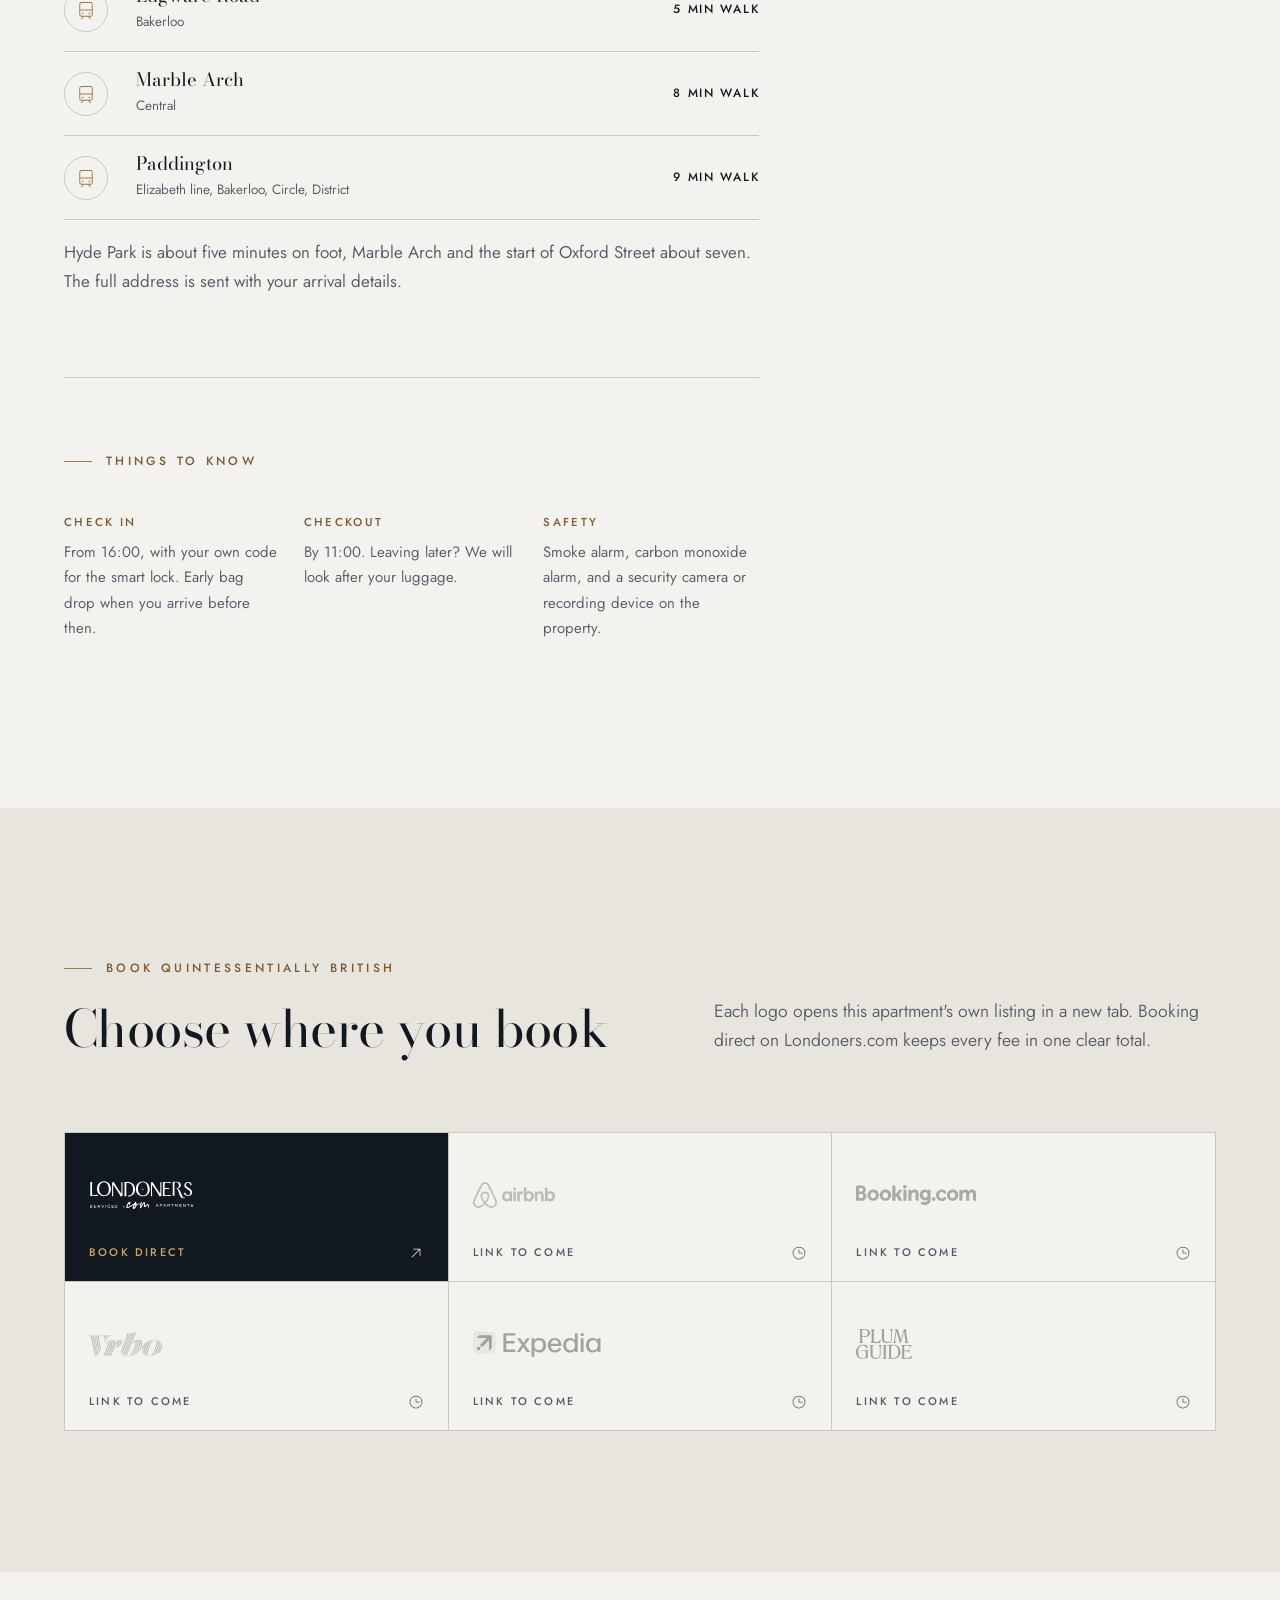
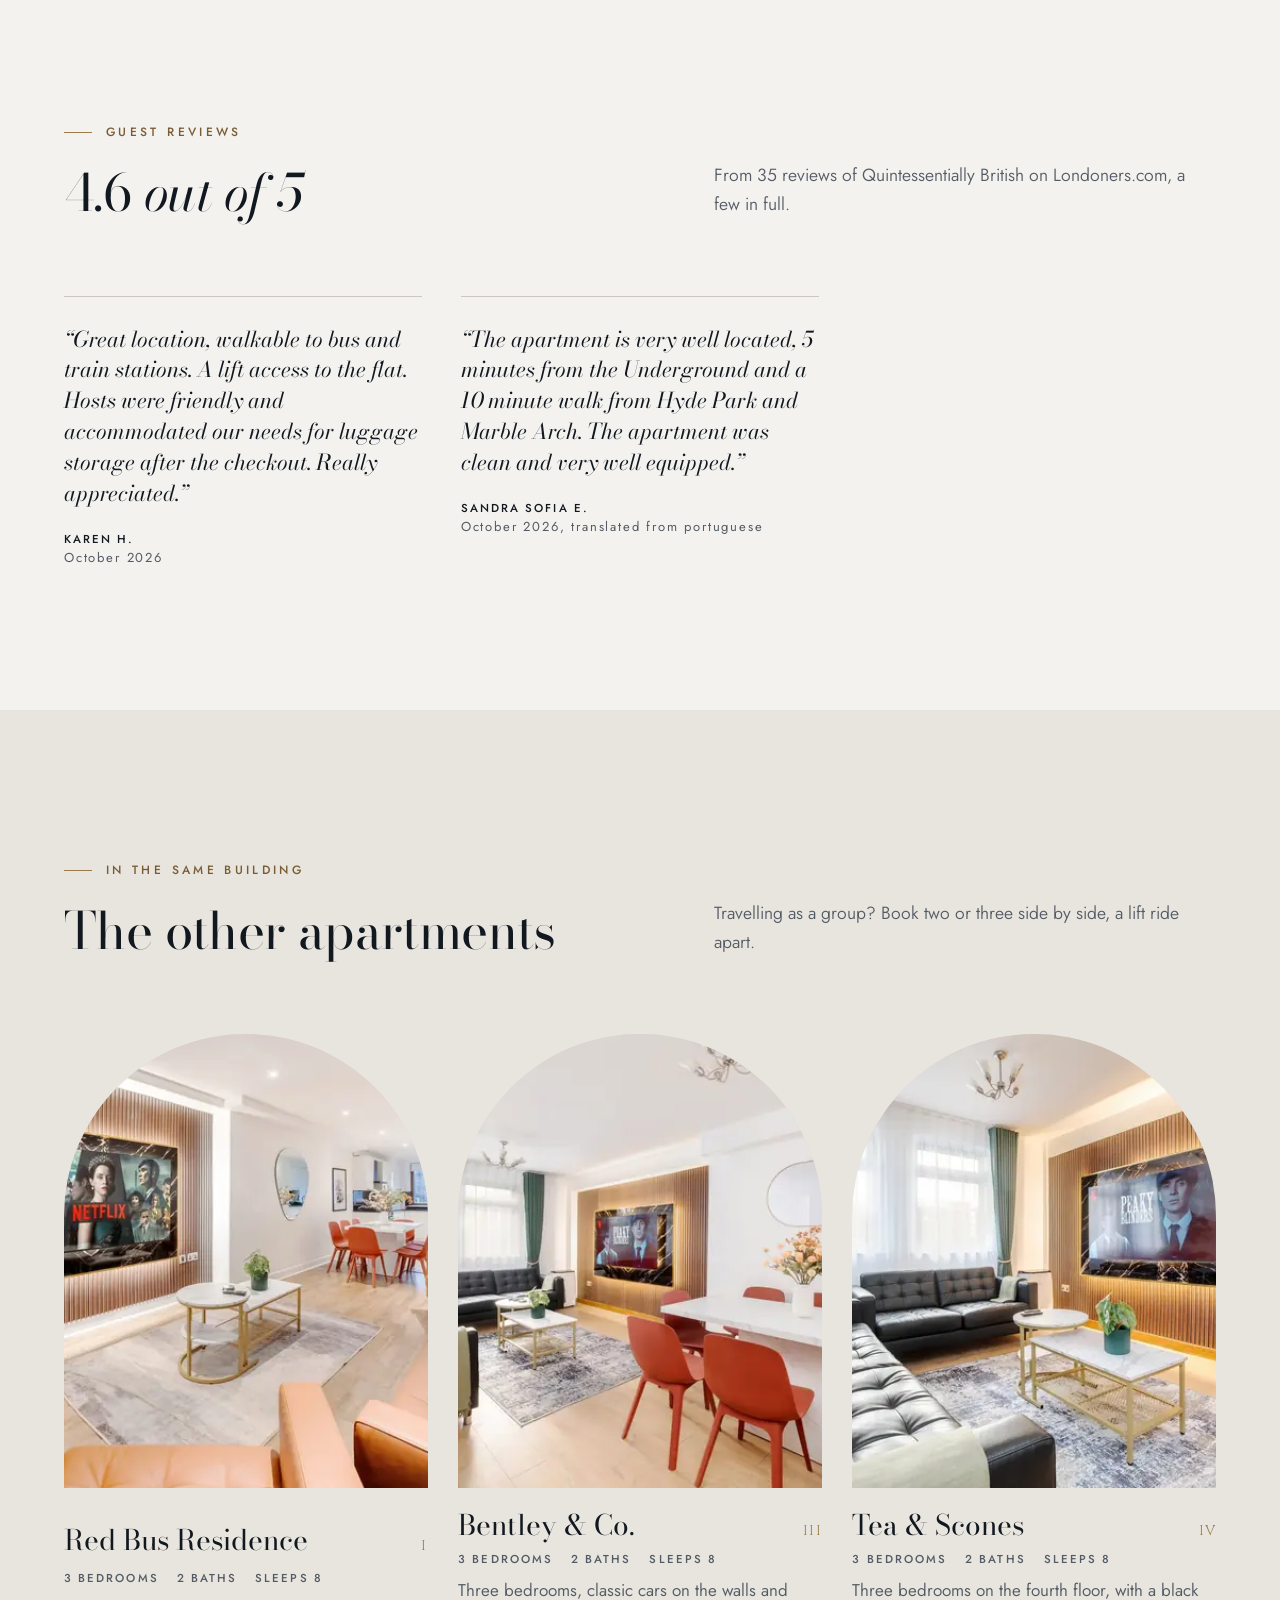
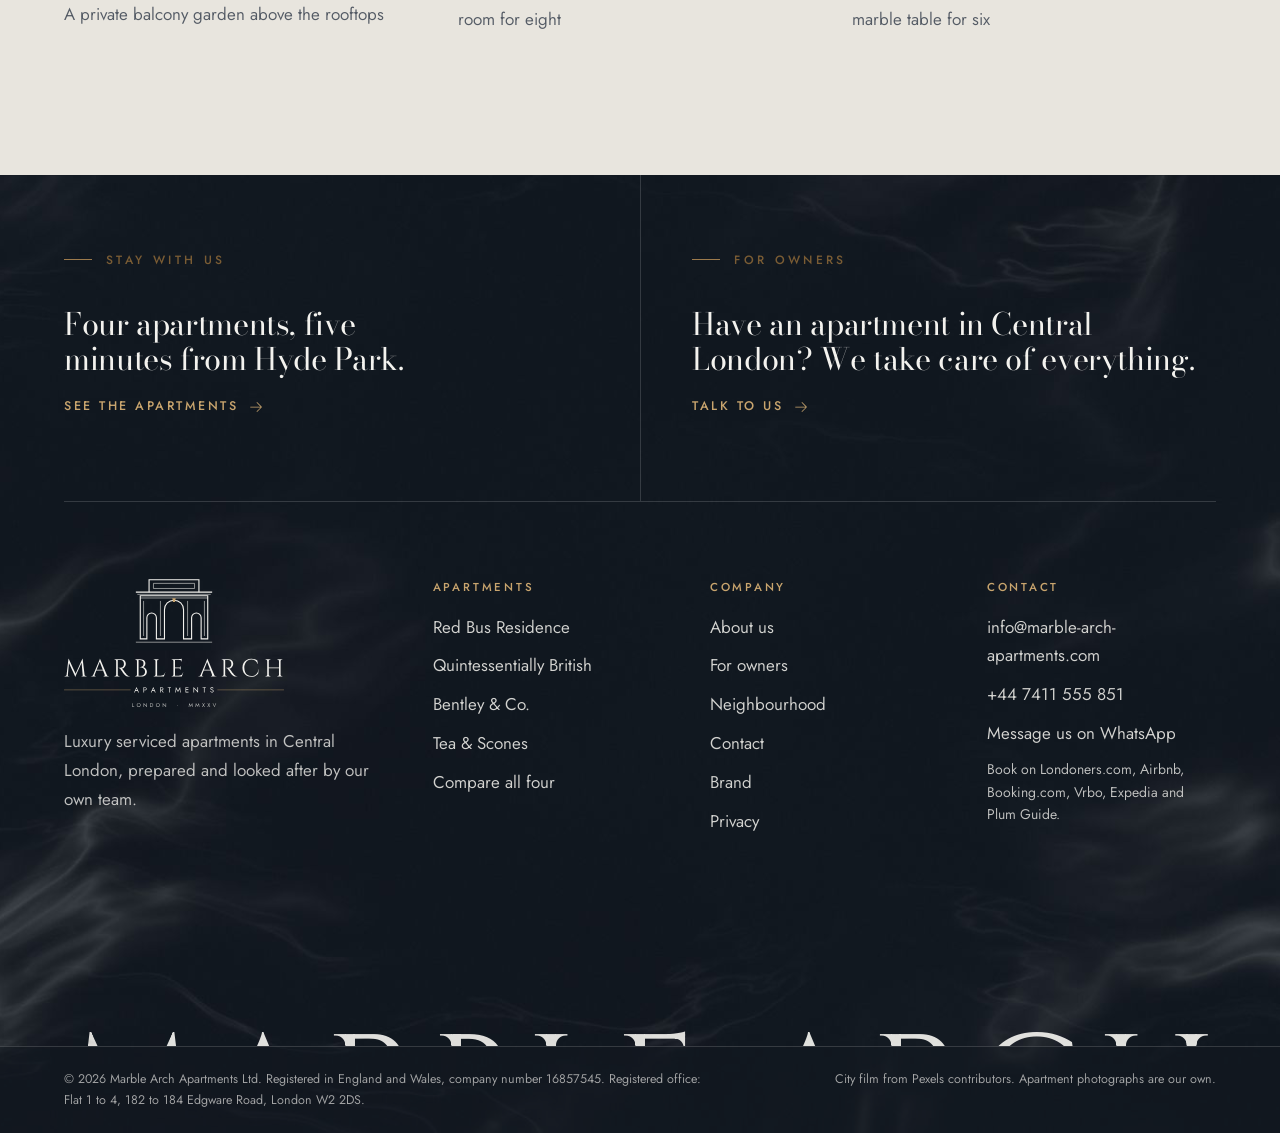
<file: quintessentially-british.html>
<!doctype html>
<html lang="en-GB">
<head>
<meta charset="utf-8">
<meta name="viewport" content="width=device-width, initial-scale=1, viewport-fit=cover">
<title>Quintessentially British · Marble Arch Apartments</title>
<meta name="claude:viewport-fit-sides" content="cover">
<meta name="description" content="Quintessentially British: 2 bedrooms · 1.5 bathrooms · sleeps 6, a luxury serviced apartment at Marble Arch, five minutes from Hyde Park. Two king bedrooms and a London classic, freshly done.">
<meta name="theme-color" content="#F3F2EE">
<meta name="referrer" content="strict-origin-when-cross-origin">
<link rel="canonical" href="https://marble-arch-apartments.com/quintessentially-british.html">
<meta property="og:site_name" content="Marble Arch Apartments">
<meta property="og:title" content="Quintessentially British · Marble Arch Apartments">
<meta property="og:description" content="Quintessentially British: 2 bedrooms · 1.5 bathrooms · sleeps 6, a luxury serviced apartment at Marble Arch, five minutes from Hyde Park. Two king bedrooms and a London classic, freshly done.">
<meta property="og:type" content="website">
<meta property="og:url" content="https://marble-arch-apartments.com/quintessentially-british.html">
<meta property="og:image" content="https://marble-arch-apartments.com/assets/img/og.jpg">
<meta property="og:image:width" content="1200">
<meta property="og:image:height" content="630">
<meta property="og:locale" content="en_GB">
<meta name="twitter:card" content="summary_large_image">
<link rel="icon" href="assets/logo/favicon.svg" type="image/svg+xml">
<link rel="apple-touch-icon" href="assets/logo/apple-touch-icon.png">
<link rel="stylesheet" href="assets/css/fonts.css?v=20261021">
<link rel="stylesheet" href="assets/css/site.css?v=20261021">
<script>(function(d){var h=d.documentElement;h.classList.add('js');try{if(matchMedia('(prefers-reduced-motion: reduce)').matches)h.classList.add('rm')}catch(e){}try{var s=sessionStorage;if(s.getItem('maa-curtain')==='1'){h.classList.add('curtain-in');s.removeItem('maa-curtain')}if(s.getItem('maa-seen')==='1')h.classList.add('no-preloader')}catch(e){}})(document);</script>
</head>
<body>
<svg class="sprite" aria-hidden="true" focusable="false" style="position:absolute;width:0;height:0;overflow:hidden"><symbol id="i-arrow-left" viewBox="0 0 256 256"><path d="M222,128a6,6,0,0,1-6,6H54.49l61.75,61.76a6,6,0,1,1-8.48,8.48l-72-72a6,6,0,0,1,0-8.48l72-72a6,6,0,0,1,8.48,8.48L54.49,122H216A6,6,0,0,1,222,128Z"/></symbol><symbol id="i-arrow-right" viewBox="0 0 256 256"><path d="M220.24,132.24l-72,72a6,6,0,0,1-8.48-8.48L201.51,134H40a6,6,0,0,1,0-12H201.51L139.76,60.24a6,6,0,0,1,8.48-8.48l72,72A6,6,0,0,1,220.24,132.24Z"/></symbol><symbol id="i-arrow-up-right" viewBox="0 0 256 256"><path d="M198,64V168a6,6,0,0,1-12,0V78.48L68.24,196.24a6,6,0,0,1-8.48-8.48L177.52,70H88a6,6,0,0,1,0-12H192A6,6,0,0,1,198,64Z"/></symbol><symbol id="i-arrows-out" viewBox="0 0 256 256"><path d="M214,48V96a6,6,0,0,1-12,0V62.48l-45.76,45.76a6,6,0,0,1-8.48-8.48L193.52,54H160a6,6,0,0,1,0-12h48A6,6,0,0,1,214,48ZM99.76,147.76,54,193.52V160a6,6,0,0,0-12,0v48a6,6,0,0,0,6,6H96a6,6,0,0,0,0-12H62.48l45.76-45.76a6,6,0,0,0-8.48-8.48ZM208,154a6,6,0,0,0-6,6v33.52l-45.76-45.76a6,6,0,0,0-8.48,8.48L193.52,202H160a6,6,0,0,0,0,12h48a6,6,0,0,0,6-6V160A6,6,0,0,0,208,154ZM62.48,54H96a6,6,0,0,0,0-12H48a6,6,0,0,0-6,6V96a6,6,0,0,0,12,0V62.48l45.76,45.76a6,6,0,0,0,8.48-8.48Z"/></symbol><symbol id="i-baby" viewBox="0 0 256 256"><path d="M92,138a10,10,0,1,1,10-10A10,10,0,0,1,92,138Zm72-20a10,10,0,1,0,10,10A10,10,0,0,0,164,118Zm-11.2,44.92a47,47,0,0,1-49.6,0,6,6,0,0,0-6.4,10.16,59,59,0,0,0,62.4,0,6,6,0,1,0-6.4-10.16ZM230,128A102,102,0,1,1,128,26,102.12,102.12,0,0,1,230,128Zm-12,0a90.11,90.11,0,0,0-87.07-89.95C118.3,55.23,118,71.85,118,72a10,10,0,0,0,20,0,6,6,0,0,1,12,0,22,22,0,0,1-44,0c0-.75.15-15.82,10.14-33.22A90,90,0,1,0,218,128Z"/></symbol><symbol id="i-basket" viewBox="0 0 256 256"><path d="M134,120v56a6,6,0,0,1-12,0V120a6,6,0,0,1,12,0Zm40.83-.6-5.6,56A6,6,0,0,0,174.6,182l.61,0a6,6,0,0,0,6-5.4l5.6-56a6,6,0,0,0-11.94-1.2Zm-93.66,0a6,6,0,0,0-11.94,1.2l5.6,56a6,6,0,0,0,6,5.4l.61,0a6,6,0,0,0,5.37-6.57ZM238,88.79,222.87,201.85A14,14,0,0,1,209,214H47a14,14,0,0,1-13.87-12.15L18.05,88.79A6,6,0,0,1,24,82H69.28l54.2-61.95a6,6,0,0,1,9,0l54.2,62H232A6,6,0,0,1,238,88.79ZM85.22,82h85.56L128,33.11ZM225.15,94H30.85L45,200.26A2,2,0,0,0,47,202H209a2,2,0,0,0,2-1.74Z"/></symbol><symbol id="i-bathtub" viewBox="0 0 256 256"><path d="M240,98H206V96a6,6,0,0,0-6-6H136a6,6,0,0,0-6,6v2H62V52A14,14,0,0,1,76,38,14.47,14.47,0,0,1,90.12,49.19a6,6,0,1,0,11.76-2.38A26.32,26.32,0,0,0,76,26,26,26,0,0,0,50,52V98H16a6,6,0,0,0-6,6v40a54.06,54.06,0,0,0,54,54h2v18a6,6,0,0,0,12,0V198H178v18a6,6,0,0,0,12,0V198h2a54.06,54.06,0,0,0,54-54V104A6,6,0,0,0,240,98Zm-98,4h52v36H142Zm92,42a42,42,0,0,1-42,42H64a42,42,0,0,1-42-42V110H130v34a6,6,0,0,0,6,6h64a6,6,0,0,0,6-6V110h28Z"/></symbol><symbol id="i-bed" viewBox="0 0 256 256"><path d="M216,74H30V48a6,6,0,0,0-12,0V208a6,6,0,0,0,12,0V174H242v34a6,6,0,0,0,12,0V112A38,38,0,0,0,216,74ZM30,86h76v76H30Zm88,76V86h98a26,26,0,0,1,26,26v50Z"/></symbol><symbol id="i-check" viewBox="0 0 256 256"><path d="M228.24,76.24l-128,128a6,6,0,0,1-8.48,0l-56-56a6,6,0,0,1,8.48-8.48L96,191.51,219.76,67.76a6,6,0,0,1,8.48,8.48Z"/></symbol><symbol id="i-clock" viewBox="0 0 256 256"><path d="M128,26A102,102,0,1,0,230,128,102.12,102.12,0,0,0,128,26Zm0,192a90,90,0,1,1,90-90A90.1,90.1,0,0,1,128,218Zm62-90a6,6,0,0,1-6,6H128a6,6,0,0,1-6-6V72a6,6,0,0,1,12,0v50h50A6,6,0,0,1,190,128Z"/></symbol><symbol id="i-coffee" viewBox="0 0 256 256"><path d="M82,56V24a6,6,0,0,1,12,0V56a6,6,0,0,1-12,0Zm38,6a6,6,0,0,0,6-6V24a6,6,0,0,0-12,0V56A6,6,0,0,0,120,62Zm32,0a6,6,0,0,0,6-6V24a6,6,0,0,0-12,0V56A6,6,0,0,0,152,62Zm94,58v8a38,38,0,0,1-36.94,38,94.55,94.55,0,0,1-31.13,44H208a6,6,0,0,1,0,12H32a6,6,0,0,1,0-12H62.07A94.34,94.34,0,0,1,26,136V88a6,6,0,0,1,6-6H208A38,38,0,0,1,246,120Zm-44,16V94H38v42a82.27,82.27,0,0,0,46.67,74h70.66A82.27,82.27,0,0,0,202,136Zm32-16a26,26,0,0,0-20-25.29V136a93.18,93.18,0,0,1-1.69,17.64A26,26,0,0,0,234,128Z"/></symbol><symbol id="i-drop" viewBox="0 0 256 256"><path d="M172.53,49.06a252.86,252.86,0,0,0-41.09-38,6,6,0,0,0-6.88,0,252.86,252.86,0,0,0-41.09,38C56.34,80.26,42,113.09,42,144a86,86,0,0,0,172,0C214,113.09,199.66,80.26,172.53,49.06ZM128,218a74.09,74.09,0,0,1-74-74c0-59.62,59-108.93,74-120.51C143,35.07,202,84.38,202,144A74.09,74.09,0,0,1,128,218Zm53.92-65A55.58,55.58,0,0,1,137,197.92a7,7,0,0,1-1,.08,6,6,0,0,1-1-11.92c17.38-2.92,32.13-17.68,35.08-35.08a6,6,0,1,1,11.84,2Z"/></symbol><symbol id="i-elevator" viewBox="0 0 256 256"><path d="M208,34H48A14,14,0,0,0,34,48V208a14,14,0,0,0,14,14H208a14,14,0,0,0,14-14V48A14,14,0,0,0,208,34Zm-30,76V210H134V110ZM122,210H78V110h44Zm88-2a2,2,0,0,1-2,2H190V104a6,6,0,0,0-6-6H72a6,6,0,0,0-6,6V210H48a2,2,0,0,1-2-2V48a2,2,0,0,1,2-2H208a2,2,0,0,1,2,2ZM150,72a6,6,0,0,1-6,6H112a6,6,0,0,1,0-12h32A6,6,0,0,1,150,72Z"/></symbol><symbol id="i-game-controller" viewBox="0 0 256 256"><path d="M176,110H152a6,6,0,0,1,0-12h24a6,6,0,0,1,0,12ZM104,98H94V88a6,6,0,0,0-12,0V98H72a6,6,0,0,0,0,12H82v10a6,6,0,0,0,12,0V110h10a6,6,0,0,0,0-12ZM239.84,199.5A34,34,0,0,1,212,214,34.11,34.11,0,0,1,188,204.05l-.26-.28L147.38,158H108.62L68.31,203.76,68,204A34,34,0,0,1,44,214a34,34,0,0,1-33.46-39.91s0-.06,0-.1L26.9,89.88A57.89,57.89,0,0,1,83.89,42H172a58.07,58.07,0,0,1,57.05,47.63c0,.07,0,.12,0,.19L245.46,174s0,.07,0,.11A33.75,33.75,0,0,1,239.84,199.5ZM172,146a46,46,0,0,0,0-92H83.89A45.9,45.9,0,0,0,38.71,92a.36.36,0,0,0,0,.1L22.33,176.23a22,22,0,0,0,37.11,19.45l42-47.65a6,6,0,0,1,4.5-2Zm61.67,30.23-9.79-50.35A58.06,58.06,0,0,1,172,158h-8.63l33.19,37.68a22,22,0,0,0,37.11-19.45Z"/></symbol><symbol id="i-lock-key" viewBox="0 0 256 256"><path d="M208,82H174V56a46,46,0,0,0-92,0V82H48A14,14,0,0,0,34,96V208a14,14,0,0,0,14,14H208a14,14,0,0,0,14-14V96A14,14,0,0,0,208,82ZM94,56a34,34,0,0,1,68,0V82H94ZM210,208a2,2,0,0,1-2,2H48a2,2,0,0,1-2-2V96a2,2,0,0,1,2-2H208a2,2,0,0,1,2,2Zm-82-94a26,26,0,0,0-6,51.29V184a6,6,0,0,0,12,0V165.29A26,26,0,0,0,128,114Zm0,40a14,14,0,1,1,14-14A14,14,0,0,1,128,154Z"/></symbol><symbol id="i-pause" viewBox="0 0 256 256"><path d="M200,34H160a14,14,0,0,0-14,14V208a14,14,0,0,0,14,14h40a14,14,0,0,0,14-14V48A14,14,0,0,0,200,34Zm2,174a2,2,0,0,1-2,2H160a2,2,0,0,1-2-2V48a2,2,0,0,1,2-2h40a2,2,0,0,1,2,2ZM96,34H56A14,14,0,0,0,42,48V208a14,14,0,0,0,14,14H96a14,14,0,0,0,14-14V48A14,14,0,0,0,96,34Zm2,174a2,2,0,0,1-2,2H56a2,2,0,0,1-2-2V48a2,2,0,0,1,2-2H96a2,2,0,0,1,2,2Z"/></symbol><symbol id="i-play" viewBox="0 0 256 256"><path d="M231.36,116.19,87.28,28.06a14,14,0,0,0-14.18-.27A13.69,13.69,0,0,0,66,39.87V216.13a13.69,13.69,0,0,0,7.1,12.08,14,14,0,0,0,14.18-.27l144.08-88.13a13.82,13.82,0,0,0,0-23.62Zm-6.26,13.38L81,217.7a2,2,0,0,1-2.06,0,1.78,1.78,0,0,1-1-1.61V39.87a1.78,1.78,0,0,1,1-1.61A2.06,2.06,0,0,1,80,38a2,2,0,0,1,1,.31L225.1,126.43a1.82,1.82,0,0,1,0,3.14Z"/></symbol><symbol id="i-snowflake" viewBox="0 0 256 256"><path d="M221.83,150.57a6,6,0,0,1-4.4,7.26l-26.62,6.54,7,26.08a6,6,0,0,1-4.24,7.35,6.4,6.4,0,0,1-1.55.2,6,6,0,0,1-5.8-4.45L178.27,164,134,138.39v51.13l22.24,22.24a6,6,0,1,1-8.48,8.48L128,200.49l-19.76,19.75a6,6,0,0,1-8.48-8.48L122,189.52V138.39L77.73,164l-7.93,29.6A6,6,0,0,1,64,198a6.4,6.4,0,0,1-1.55-.2,6,6,0,0,1-4.24-7.35l7-26.08-26.62-6.54a6,6,0,0,1,2.86-11.66l30.23,7.43L116,128,71.66,102.4l-30.23,7.43A5.88,5.88,0,0,1,40,110a6,6,0,0,1-1.43-11.83l26.62-6.54-7-26.08a6,6,0,1,1,11.59-3.1l7.93,29.6L122,117.61V66.48L99.76,44.24a6,6,0,0,1,8.48-8.48L128,55.51l19.76-19.75a6,6,0,0,1,8.48,8.48L134,66.48v51.13l44.27-25.56,7.93-29.6a6,6,0,1,1,11.59,3.1l-7,26.08,26.62,6.54A6,6,0,0,1,216,110a5.88,5.88,0,0,1-1.43-.17l-30.23-7.43L140,128l44.34,25.6,30.23-7.43A6,6,0,0,1,221.83,150.57Z"/></symbol><symbol id="i-sparkle" viewBox="0 0 256 256"><path d="M196.89,130.94,144.4,111.6,125.06,59.11a13.92,13.92,0,0,0-26.12,0L79.6,111.6,27.11,130.94a13.92,13.92,0,0,0,0,26.12L79.6,176.4l19.34,52.49a13.92,13.92,0,0,0,26.12,0L144.4,176.4l52.49-19.34a13.92,13.92,0,0,0,0-26.12Zm-4.15,14.86-55.08,20.3a6,6,0,0,0-3.56,3.56l-20.3,55.08a1.92,1.92,0,0,1-3.6,0L89.9,169.66a6,6,0,0,0-3.56-3.56L31.26,145.8a1.92,1.92,0,0,1,0-3.6l55.08-20.3a6,6,0,0,0,3.56-3.56l20.3-55.08a1.92,1.92,0,0,1,3.6,0l20.3,55.08a6,6,0,0,0,3.56,3.56l55.08,20.3a1.92,1.92,0,0,1,0,3.6ZM146,40a6,6,0,0,1,6-6h18V16a6,6,0,0,1,12,0V34h18a6,6,0,0,1,0,12H182V64a6,6,0,0,1-12,0V46H152A6,6,0,0,1,146,40ZM246,88a6,6,0,0,1-6,6H230v10a6,6,0,0,1-12,0V94H208a6,6,0,0,1,0-12h10V72a6,6,0,0,1,12,0V82h10A6,6,0,0,1,246,88Z"/></symbol><symbol id="i-suitcase-rolling" viewBox="0 0 256 256"><path d="M102,88v96a6,6,0,0,1-12,0V88a6,6,0,0,1,12,0Zm26-6a6,6,0,0,0-6,6v96a6,6,0,0,0,12,0V88A6,6,0,0,0,128,82Zm32,0a6,6,0,0,0-6,6v96a6,6,0,0,0,12,0V88A6,6,0,0,0,160,82Zm46-18V208a14,14,0,0,1-14,14H174v18a6,6,0,0,1-12,0V222H94v18a6,6,0,0,1-12,0V222H64a14,14,0,0,1-14-14V64A14,14,0,0,1,64,50H90V24A22,22,0,0,1,112,2h32a22,22,0,0,1,22,22V50h26A14,14,0,0,1,206,64ZM102,50h52V24a10,10,0,0,0-10-10H112a10,10,0,0,0-10,10Zm92,14a2,2,0,0,0-2-2H64a2,2,0,0,0-2,2V208a2,2,0,0,0,2,2H192a2,2,0,0,0,2-2Z"/></symbol><symbol id="i-television-simple" viewBox="0 0 256 256"><path d="M216,66H142.48l37.76-37.76a6,6,0,0,0-8.48-8.48L128,63.51,84.24,19.76a6,6,0,1,0-8.48,8.48L113.52,66H40A14,14,0,0,0,26,80V200a14,14,0,0,0,14,14H216a14,14,0,0,0,14-14V80A14,14,0,0,0,216,66Zm2,134a2,2,0,0,1-2,2H40a2,2,0,0,1-2-2V80a2,2,0,0,1,2-2H216a2,2,0,0,1,2,2Z"/></symbol><symbol id="i-train-simple" viewBox="0 0 256 256"><path d="M184,26H72A30,30,0,0,0,42,56V184a30,30,0,0,0,30,30H84L67.2,236.4a6,6,0,1,0,9.6,7.2L99,214h58l22.2,29.6a6,6,0,0,0,9.6-7.2L172,214h12a30,30,0,0,0,30-30V56A30,30,0,0,0,184,26ZM72,38H184a18,18,0,0,1,18,18v66H54V56A18,18,0,0,1,72,38ZM184,202H72a18,18,0,0,1-18-18V134H202v50A18,18,0,0,1,184,202Zm-2-30a10,10,0,1,1-10-10A10,10,0,0,1,182,172Zm-88,0a10,10,0,1,1-10-10A10,10,0,0,1,94,172Z"/></symbol><symbol id="i-users" viewBox="0 0 256 256"><path d="M112.6,158.43a58,58,0,1,0-57.2,0A93.83,93.83,0,0,0,5.21,196.72a6,6,0,0,0,10.05,6.56,82,82,0,0,1,137.48,0,6,6,0,0,0,10-6.56A93.83,93.83,0,0,0,112.6,158.43ZM38,108a46,46,0,1,1,46,46A46.06,46.06,0,0,1,38,108Zm211,97a6,6,0,0,1-8.3-1.74A81.8,81.8,0,0,0,172,166a6,6,0,0,1,0-12,46,46,0,1,0-17.08-88.73,6,6,0,1,1-4.46-11.14,58,58,0,0,1,50.14,104.3,93.83,93.83,0,0,1,50.19,38.29A6,6,0,0,1,249,205Z"/></symbol><symbol id="i-wifi-high" viewBox="0 0 256 256"><path d="M138,204a10,10,0,1,1-10-10A10,10,0,0,1,138,204ZM235.81,88.55a170,170,0,0,0-215.62,0,6,6,0,1,0,7.62,9.27,158,158,0,0,1,200.38,0,6,6,0,1,0,7.62-9.27Zm-32.08,35.79a122,122,0,0,0-151.46,0,6,6,0,0,0,7.46,9.41,110,110,0,0,1,136.54,0A6,6,0,0,0,200,135a6,6,0,0,0,3.73-10.7Zm-32.2,35.81a74,74,0,0,0-87.06,0,6,6,0,0,0,7.06,9.7,62,62,0,0,1,72.94,0,6,6,0,0,0,8.38-1.32A6,6,0,0,0,171.53,160.15Z"/></symbol><symbol id="i-x" viewBox="0 0 256 256"><path d="M204.24,195.76a6,6,0,1,1-8.48,8.48L128,136.49,60.24,204.24a6,6,0,0,1-8.48-8.48L119.51,128,51.76,60.24a6,6,0,0,1,8.48-8.48L128,119.51l67.76-67.75a6,6,0,0,1,8.48,8.48L136.49,128Z"/></symbol></svg>
<a class="skip" href="#main">Skip to content</a>
<header class="site-header" id="top">
  <div class="wrap">
    <a class="brandmark" href="index.html" aria-label="Marble Arch Apartments, home"><img src="assets/logo/logo-horizontal-ink.svg" width="653" height="77" alt="Marble Arch Apartments"></a>
    <nav class="nav" aria-label="Main">
      <ul class="nav__links"><li><a href="apartments.html" aria-current="page">Apartments</a></li><li><a href="neighbourhood.html">Neighbourhood</a></li><li><a href="owners.html">For owners</a></li><li><a href="about.html">About</a></li><li><a href="contact.html">Contact</a></li></ul>
      <a class="btn btn--sm" href="apartments.html">Book a stay</a>
      <button class="menu-btn" type="button" aria-expanded="false" aria-controls="menu" aria-label="Menu"><span></span></button>
    </nav>
  </div>
</header>
<div class="menu" id="menu" aria-hidden="true">
  <ul class="menu__list"><li><a href="index.html"><span class="numeral" aria-hidden="true">I</span>Home</a></li><li><a href="apartments.html" aria-current="page"><span class="numeral" aria-hidden="true">II</span>Apartments</a></li><li><a href="neighbourhood.html"><span class="numeral" aria-hidden="true">III</span>Neighbourhood</a></li><li><a href="owners.html"><span class="numeral" aria-hidden="true">IV</span>For owners</a></li><li><a href="about.html"><span class="numeral" aria-hidden="true">V</span>About</a></li><li><a href="contact.html"><span class="numeral" aria-hidden="true">VI</span>Contact</a></li></ul>
  <img class="menu__arch" src="assets/logo/mark-line-ink.svg" alt="" width="240" height="200">
  <div class="menu__foot small"><span class="menu__contact"><a href="tel:+447411555851">+44 7411 555 851</a><span aria-hidden="true">·</span><a href="mailto:info@marble-arch-apartments.com">info@marble-arch-apartments.com</a></span><a class="link" href="owners.html">Own an apartment? <svg class="i" aria-hidden="true" focusable="false"><use href="#i-arrow-right"/></svg></a></div>
</div>
<div class="curtain" aria-hidden="true"><img src="assets/logo/mark-line-ink.svg" alt="" width="96" height="80"></div>
<div class="toast" role="status" aria-live="polite"></div>
<div class="cursor" aria-hidden="true"><span></span></div>
<main id="main" class="has-book-bar">
<section class="apt-hero">
  <div class="wrap">
    <nav class="crumbs" aria-label="Breadcrumb"><a href="index.html">Home</a><span aria-hidden="true">/</span><a href="apartments.html">Apartments</a><span aria-hidden="true">/</span><span aria-current="page">Quintessentially British</span></nav>
    <div class="apt-hero__head">
      <div><span class="numeral">Apartment II</span><h1 class="h1" data-reveal="lines">Quintessentially British</h1></div>
      <div class="apt-hero__aside"><p class="lead muted">Two king bedrooms and a London classic, freshly done.</p><ul class="specs"><li><svg class="i" aria-hidden="true" focusable="false"><use href="#i-bed"/></svg>2 bedrooms</li><li><svg class="i" aria-hidden="true" focusable="false"><use href="#i-bathtub"/></svg>1.5 bathrooms</li><li><svg class="i" aria-hidden="true" focusable="false"><use href="#i-users"/></svg>Sleeps 6</li></ul></div>
    </div>
    <div class="mosaic"><button class="mosaic__item" type="button" data-open="0" data-cursor="Open"><img src="assets/photos/quintessentially-british/01-l.webp" srcset="assets/photos/quintessentially-british/01-s.webp 640w, assets/photos/quintessentially-british/01-m.webp 1100w, assets/photos/quintessentially-british/01-l.webp 1920w" sizes="(max-width: 760px) 100vw, 50vw" width="1920" height="1280" alt="Living room with black leather sofas and a 75 inch TV on an oak panel wall" fetchpriority="high"><span class="sr-only">Open photo 1</span></button><button class="mosaic__item" type="button" data-open="1" data-cursor="Open"><img src="assets/photos/quintessentially-british/02-m.webp" srcset="assets/photos/quintessentially-british/02-s.webp 640w, assets/photos/quintessentially-british/02-m.webp 1100w, assets/photos/quintessentially-british/02-l.webp 1920w" sizes="25vw" width="1100" height="733" alt="Living room looking through to the dining table" loading="lazy" decoding="async"><span class="sr-only">Open photo 2</span></button><button class="mosaic__item" type="button" data-open="2" data-cursor="Open"><img src="assets/photos/quintessentially-british/03-m.webp" srcset="assets/photos/quintessentially-british/03-s.webp 640w, assets/photos/quintessentially-british/03-m.webp 1100w, assets/photos/quintessentially-british/03-l.webp 1920w" sizes="25vw" width="1100" height="733" alt="Sofas, marble coffee tables and the TV wall" loading="lazy" decoding="async"><span class="sr-only">Open photo 3</span></button><button class="mosaic__item" type="button" data-open="3" data-cursor="Open"><img src="assets/photos/quintessentially-british/04-m.webp" srcset="assets/photos/quintessentially-british/04-s.webp 640w, assets/photos/quintessentially-british/04-m.webp 1100w, assets/photos/quintessentially-british/04-l.webp 1920w" sizes="25vw" width="1100" height="733" alt="Dining table with a black marble top and the living room beyond" loading="lazy" decoding="async"><span class="sr-only">Open photo 4</span></button><button class="mosaic__item" type="button" data-open="4" data-cursor="Open"><img src="assets/photos/quintessentially-british/05-m.webp" srcset="assets/photos/quintessentially-british/05-s.webp 640w, assets/photos/quintessentially-british/05-m.webp 1100w, assets/photos/quintessentially-british/05-l.webp 1920w" sizes="25vw" width="1100" height="733" alt="Marble and brass coffee tables in front of the TV wall" loading="lazy" decoding="async"><span class="sr-only">Open photo 5</span></button><button class="btn btn--light btn--sm mosaic__all" type="button" data-open="0"><svg class="i" aria-hidden="true" focusable="false"><use href="#i-arrows-out"/></svg>Show all 21 photos</button></div>
  </div>
</section>
<section class="section--tight" style="padding-top:clamp(56px,7vw,96px)">
  <div class="wrap apt-layout">
    <div>
      <div class="apt-block">
        <p class="eyebrow">The apartment</p>
        <h2 class="h3" style="max-width:22em;margin-bottom:24px">Two king bedrooms, a bathroom and a separate cloakroom, finished with vintage London prints, black leather sofas and warm oak.</h2>
        <div class="body muted"><p>The living room gathers around black leather sofas, marble and brass coffee tables and a 75 inch Smart TV set into an oak panel wall. The dining table, topped in black marble, seats four.</p><p>Both bedrooms have king beds, tall mirrors and dressing tables, and the living room sofa opens into a queen bed for a third and fourth guest.</p><p>The bathroom has a bath, travertine tiles and a lit mirror, with a toilet bidet in the bathroom and the cloakroom. Air conditioning is fixed throughout.</p></div>
      </div>
      <div class="apt-block"><p class="eyebrow">Rooms and beds</p><h2 class="h3">Where everyone sleeps</h2><div class="rooms" style="--n:4"><div class="room"><svg class="i" aria-hidden="true" focusable="false"><use href="#i-bed"/></svg><b>Bedroom one</b><span>King bed</span></div><div class="room"><svg class="i" aria-hidden="true" focusable="false"><use href="#i-bed"/></svg><b>Bedroom two</b><span>King bed</span></div><div class="room"><svg class="i" aria-hidden="true" focusable="false"><use href="#i-television-simple"/></svg><b>Living room</b><span>Queen sofa bed</span></div><div class="room"><svg class="i" aria-hidden="true" focusable="false"><use href="#i-bathtub"/></svg><b>Bathrooms</b><span>One bathroom and a separate cloakroom, with toilet bidets</span></div></div></div>
      <div class="apt-block"><p class="eyebrow">Stand out</p><ul class="amen"><li><svg class="i" aria-hidden="true" focusable="false"><use href="#i-check"/></svg><span>Two king bedrooms</span></li><li><svg class="i" aria-hidden="true" focusable="false"><use href="#i-check"/></svg><span>Bathroom and separate cloakroom</span></li><li><svg class="i" aria-hidden="true" focusable="false"><use href="#i-check"/></svg><span>Fixed air conditioning</span></li><li><svg class="i" aria-hidden="true" focusable="false"><use href="#i-check"/></svg><span>Fully equipped kitchen</span></li></ul></div>
      <div class="apt-block"><p class="eyebrow">In every apartment</p><h2 class="h3">What is included</h2><ul class="amen"><li><svg class="i" aria-hidden="true" focusable="false"><use href="#i-lock-key"/></svg><span>Self check in</span></li><li><svg class="i" aria-hidden="true" focusable="false"><use href="#i-wifi-high"/></svg><span>Fast wifi</span></li><li><svg class="i" aria-hidden="true" focusable="false"><use href="#i-snowflake"/></svg><span>Air conditioning</span></li><li><svg class="i" aria-hidden="true" focusable="false"><use href="#i-television-simple"/></svg><span>75 inch Smart TV</span></li><li><svg class="i" aria-hidden="true" focusable="false"><use href="#i-game-controller"/></svg><span>PlayStation 5</span></li><li><svg class="i" aria-hidden="true" focusable="false"><use href="#i-coffee"/></svg><span>Nespresso coffee</span></li><li><svg class="i" aria-hidden="true" focusable="false"><use href="#i-drop"/></svg><span>Toilet bidets</span></li><li><svg class="i" aria-hidden="true" focusable="false"><use href="#i-elevator"/></svg><span>Lift to your door</span></li><li><svg class="i" aria-hidden="true" focusable="false"><use href="#i-suitcase-rolling"/></svg><span>Luggage storage</span></li><li><svg class="i" aria-hidden="true" focusable="false"><use href="#i-sparkle"/></svg><span>Housekeeping</span></li><li><svg class="i" aria-hidden="true" focusable="false"><use href="#i-baby"/></svg><span>Baby friendly</span></li><li><svg class="i" aria-hidden="true" focusable="false"><use href="#i-basket"/></svg><span>Waitrose next door</span></li></ul></div>
      <div class="apt-block"><p class="eyebrow">Getting around</p><h2 class="h3">Six lines within a ten minute walk</h2><ul class="stations"><li><span class="station-icon" aria-hidden="true"><svg class="i" aria-hidden="true" focusable="false"><use href="#i-train-simple"/></svg></span><span><b>Edgware Road</b><small>Circle, District, Hammersmith and City</small></span><span class="mins">4 min walk</span></li><li><span class="station-icon" aria-hidden="true"><svg class="i" aria-hidden="true" focusable="false"><use href="#i-train-simple"/></svg></span><span><b>Edgware Road</b><small>Bakerloo</small></span><span class="mins">5 min walk</span></li><li><span class="station-icon" aria-hidden="true"><svg class="i" aria-hidden="true" focusable="false"><use href="#i-train-simple"/></svg></span><span><b>Marble Arch</b><small>Central</small></span><span class="mins">8 min walk</span></li><li><span class="station-icon" aria-hidden="true"><svg class="i" aria-hidden="true" focusable="false"><use href="#i-train-simple"/></svg></span><span><b>Paddington</b><small>Elizabeth line, Bakerloo, Circle, District</small></span><span class="mins">9 min walk</span></li></ul><p class="muted" style="margin-top:18px">Hyde Park is about five minutes on foot, Marble Arch and the start of Oxford Street about seven. The full address is sent with your arrival details.</p></div>
      <div class="apt-block"><p class="eyebrow">Things to know</p><div class="rules"><div><h3>Check in</h3><p>From 16:00, with your own code for the smart lock. Early bag drop when you arrive before then.</p></div><div><h3>Checkout</h3><p>By 11:00. Leaving later? We will look after your luggage.</p></div><div><h3>Safety</h3><p>Smoke alarm, carbon monoxide alarm, and a security camera or recording device on the property.</p></div></div></div>
    </div>
    <aside class="apt-side" aria-label="Booking">
      <span class="numeral side-num">Apartment II</span>
      <h2 class="h4">Quintessentially British</h2>
      <div class="rating-mini"><b>4.6</b><span class="muted small">out of 5 · 35 reviews on Londoners.com</span></div>
      <p class="small muted">2 bedrooms · 1.5 bathrooms · sleeps 6. Book direct on Londoners.com, or on the platform you prefer.</p>
      <a class="btn" href="https://londoners.com/quintessentially-british" target="_blank" rel="noopener">Check dates and book <svg class="i" aria-hidden="true" focusable="false"><use href="#i-arrow-up-right"/></svg></a>
      <a class="link" href="#book">All booking platforms <svg class="i" aria-hidden="true" focusable="false"><use href="#i-arrow-right"/></svg></a>
    </aside>
  </div>
</section>
<section class="section band-stone" id="book">
  <div class="wrap">
    <div class="head"><div><p class="eyebrow">Book Quintessentially British</p><h2 class="h2">Choose where you book</h2></div><p class="lead muted">Each logo opens this apartment's own listing in a new tab. Booking direct on Londoners.com keeps every fee in one clear total.</p></div>
    <div class="book-grid"><a class="book-tile book-tile--direct" href="https://londoners.com/quintessentially-british" target="_blank" rel="noopener" data-cursor="Book"><img src="assets/platforms/londoners-white.svg" alt="" style="--h:30px"><span class="book-tile__foot"><span>Book direct<span class="sr-only">: Quintessentially British on Londoners.com, opens in a new tab</span></span><svg class="i" aria-hidden="true" focusable="false"><use href="#i-arrow-up-right"/></svg></span></a><button class="book-tile is-soon" type="button" data-soon="Airbnb" data-home="Quintessentially British" data-slug="quintessentially-british" data-platform="airbnb"><img src="assets/platforms/airbnb.svg" alt="" style="--h:26px"><span class="book-tile__foot"><span>Link to come<span class="sr-only">: Quintessentially British on Airbnb</span></span><svg class="i" aria-hidden="true" focusable="false"><use href="#i-clock"/></svg></span></button><button class="book-tile is-soon" type="button" data-soon="Booking.com" data-home="Quintessentially British" data-slug="quintessentially-british" data-platform="booking"><img src="assets/platforms/booking.svg" alt="" style="--h:20px"><span class="book-tile__foot"><span>Link to come<span class="sr-only">: Quintessentially British on Booking.com</span></span><svg class="i" aria-hidden="true" focusable="false"><use href="#i-clock"/></svg></span></button><button class="book-tile is-soon" type="button" data-soon="Vrbo" data-home="Quintessentially British" data-slug="quintessentially-british" data-platform="vrbo"><img src="assets/platforms/vrbo.svg" alt="" style="--h:24px"><span class="book-tile__foot"><span>Link to come<span class="sr-only">: Quintessentially British on Vrbo</span></span><svg class="i" aria-hidden="true" focusable="false"><use href="#i-clock"/></svg></span></button><button class="book-tile is-soon" type="button" data-soon="Expedia" data-home="Quintessentially British" data-slug="quintessentially-british" data-platform="expedia"><img src="assets/platforms/expedia.svg" alt="" style="--h:26px"><span class="book-tile__foot"><span>Link to come<span class="sr-only">: Quintessentially British on Expedia</span></span><svg class="i" aria-hidden="true" focusable="false"><use href="#i-clock"/></svg></span></button><button class="book-tile is-soon" type="button" data-soon="Plum Guide" data-home="Quintessentially British" data-slug="quintessentially-british" data-platform="plumguide"><img src="assets/platforms/plumguide.svg" alt="" style="--h:30px"><span class="book-tile__foot"><span>Link to come<span class="sr-only">: Quintessentially British on Plum Guide</span></span><svg class="i" aria-hidden="true" focusable="false"><use href="#i-clock"/></svg></span></button></div>
  </div>
</section>
<section class="section">
  <div class="wrap">
    <div class="head"><div><p class="eyebrow">Guest reviews</p><h2 class="h2">4.6 <em>out of 5</em></h2></div><p class="lead muted">From 35 reviews of Quintessentially British on Londoners.com, a few in full.</p></div>
    <div class="quotes"><figure class="quote quote--light"><blockquote>“Great location, walkable to bus and train stations. A lift access to the flat. Hosts were friendly and accommodated our needs for luggage storage after the checkout. Really appreciated.”</blockquote><figcaption>Karen H.<span>October 2026</span></figcaption></figure><figure class="quote quote--light"><blockquote>“The apartment is very well located, 5 minutes from the Underground and a 10 minute walk from Hyde Park and Marble Arch. The apartment was clean and very well equipped.”</blockquote><figcaption>Sandra Sofia E.<span>October 2026, translated from portuguese</span></figcaption></figure></div>
  </div>
</section>
<section class="section band-stone">
  <div class="wrap"><div class="head"><div><p class="eyebrow">In the same building</p><h2 class="h2">The other apartments</h2></div><p class="lead muted">Travelling as a group? Book two or three side by side, a lift ride apart.</p></div>
  <div class="more-homes"><a class="home-card" href="red-bus-residence.html" data-cursor="View">
  <div class="home-card__media">
    <img src="assets/photos/red-bus-residence/01-m.webp" srcset="assets/photos/red-bus-residence/01-s.webp 640w, assets/photos/red-bus-residence/01-m.webp 1100w, assets/photos/red-bus-residence/01-l.webp 1920w" sizes="(max-width: 760px) 100vw, 34vw" width="1100" height="733" alt="Living room with orange leather sofas, a 75 inch TV on a lit oak panel wall and the dining table beyond" loading="lazy" decoding="async">
    <img src="assets/photos/red-bus-residence/04-m.webp" srcset="assets/photos/red-bus-residence/04-s.webp 640w, assets/photos/red-bus-residence/04-m.webp 1100w, assets/photos/red-bus-residence/04-l.webp 1920w" sizes="(max-width: 760px) 100vw, 34vw" width="1100" height="733" alt="Private balcony with planted green walls, a lawn and outdoor sofas" loading="lazy" decoding="async" class="alt">
  </div>
  <div class="home-card__meta">
    <div class="home-card__title"><h3>Red Bus Residence</h3><span class="numeral" aria-label="Apartment I">I</span></div>
    <div class="home-card__specs"><span>3 bedrooms</span><span>2 baths</span><span>Sleeps 8</span></div>
    <p class="home-card__line">A private balcony garden above the rooftops</p>
  </div>
</a><a class="home-card" href="bentley-and-co.html" data-cursor="View">
  <div class="home-card__media">
    <img src="assets/photos/bentley-and-co/01-m.webp" srcset="assets/photos/bentley-and-co/01-s.webp 640w, assets/photos/bentley-and-co/01-m.webp 1100w, assets/photos/bentley-and-co/01-l.webp 1920w" sizes="(max-width: 760px) 100vw, 34vw" width="1100" height="733" alt="Living room with black leather sofas, a white dining table and red chairs" loading="lazy" decoding="async">
    <img src="assets/photos/bentley-and-co/09-m.webp" srcset="assets/photos/bentley-and-co/09-s.webp 640w, assets/photos/bentley-and-co/09-m.webp 1100w, assets/photos/bentley-and-co/09-l.webp 1920w" sizes="(max-width: 760px) 100vw, 34vw" width="1100" height="733" alt="King bedroom with a classic car print and dressing table" loading="lazy" decoding="async" class="alt">
  </div>
  <div class="home-card__meta">
    <div class="home-card__title"><h3>Bentley &amp; Co.</h3><span class="numeral" aria-label="Apartment III">III</span></div>
    <div class="home-card__specs"><span>3 bedrooms</span><span>2 baths</span><span>Sleeps 8</span></div>
    <p class="home-card__line">Three bedrooms, classic cars on the walls and room for eight</p>
  </div>
</a><a class="home-card" href="tea-and-scones.html" data-cursor="View">
  <div class="home-card__media">
    <img src="assets/photos/tea-and-scones/01-m.webp" srcset="assets/photos/tea-and-scones/01-s.webp 640w, assets/photos/tea-and-scones/01-m.webp 1100w, assets/photos/tea-and-scones/01-l.webp 1920w" sizes="(max-width: 760px) 100vw, 34vw" width="1100" height="735" alt="Living room with black leather sofas and a 75 inch TV on an oak panel wall" loading="lazy" decoding="async">
    <img src="assets/photos/tea-and-scones/11-m.webp" srcset="assets/photos/tea-and-scones/11-s.webp 640w, assets/photos/tea-and-scones/11-m.webp 1100w, assets/photos/tea-and-scones/11-l.webp 1920w" sizes="(max-width: 760px) 100vw, 34vw" width="1100" height="734" alt="King bedroom with an orange throw and a Victoria sponge print" loading="lazy" decoding="async" class="alt">
  </div>
  <div class="home-card__meta">
    <div class="home-card__title"><h3>Tea &amp; Scones</h3><span class="numeral" aria-label="Apartment IV">IV</span></div>
    <div class="home-card__specs"><span>3 bedrooms</span><span>2 baths</span><span>Sleeps 8</span></div>
    <p class="home-card__line">Three bedrooms on the fourth floor, with a black marble table for six</p>
  </div>
</a></div></div>
</section>
<div class="book-bar" data-book-bar>
  <div class="book-bar__text"><b>Quintessentially British</b><span>4.6 · sleeps 6</span></div>
  <a class="btn btn--sm" href="https://londoners.com/quintessentially-british" target="_blank" rel="noopener">Book <svg class="i" aria-hidden="true" focusable="false"><use href="#i-arrow-up-right"/></svg></a>
</div>
<div class="lightbox" role="dialog" aria-modal="true" aria-label="Quintessentially British photographs" data-lenis-prevent>
  <div class="lb__top"><div class="lb__filters" role="group" aria-label="Rooms"></div><button class="lb__close" type="button" aria-label="Close the photographs"><svg class="i" aria-hidden="true" focusable="false"><use href="#i-x"/></svg></button></div>
  <div class="lb__stage"><button class="lb__nav lb__nav--prev" type="button" aria-label="Previous photo"><svg class="i" aria-hidden="true" focusable="false"><use href="#i-arrow-left"/></svg></button><img alt=""><button class="lb__nav lb__nav--next" type="button" aria-label="Next photo"><svg class="i" aria-hidden="true" focusable="false"><use href="#i-arrow-right"/></svg></button></div>
  <div class="lb__bottom"><span class="lb__alt"></span><span class="lb__count"></span></div>
</div>
<script>window.MAA_GALLERY = [{"s": "assets/photos/quintessentially-british/01-s.webp", "m": "assets/photos/quintessentially-british/01-m.webp", "l": "assets/photos/quintessentially-british/01-l.webp", "alt": "Living room with black leather sofas and a 75 inch TV on an oak panel wall", "room": "living"}, {"s": "assets/photos/quintessentially-british/02-s.webp", "m": "assets/photos/quintessentially-british/02-m.webp", "l": "assets/photos/quintessentially-british/02-l.webp", "alt": "Living room looking through to the dining table", "room": "living"}, {"s": "assets/photos/quintessentially-british/03-s.webp", "m": "assets/photos/quintessentially-british/03-m.webp", "l": "assets/photos/quintessentially-british/03-l.webp", "alt": "Sofas, marble coffee tables and the TV wall", "room": "living"}, {"s": "assets/photos/quintessentially-british/04-s.webp", "m": "assets/photos/quintessentially-british/04-m.webp", "l": "assets/photos/quintessentially-british/04-l.webp", "alt": "Dining table with a black marble top and the living room beyond", "room": "dining"}, {"s": "assets/photos/quintessentially-british/05-s.webp", "m": "assets/photos/quintessentially-british/05-m.webp", "l": "assets/photos/quintessentially-british/05-l.webp", "alt": "Marble and brass coffee tables in front of the TV wall", "room": "living"}, {"s": "assets/photos/quintessentially-british/06-s.webp", "m": "assets/photos/quintessentially-british/06-m.webp", "l": "assets/photos/quintessentially-british/06-l.webp", "alt": "The TV wall, streaming ready", "room": "living"}, {"s": "assets/photos/quintessentially-british/07-s.webp", "m": "assets/photos/quintessentially-british/07-m.webp", "l": "assets/photos/quintessentially-british/07-l.webp", "alt": "Kitchen with oak units and a black splashback", "room": "kitchen"}, {"s": "assets/photos/quintessentially-british/08-s.webp", "m": "assets/photos/quintessentially-british/08-m.webp", "l": "assets/photos/quintessentially-british/08-l.webp", "alt": "Fully equipped kitchen with oven and hob", "room": "kitchen"}, {"s": "assets/photos/quintessentially-british/09-s.webp", "m": "assets/photos/quintessentially-british/09-m.webp", "l": "assets/photos/quintessentially-british/09-l.webp", "alt": "King bedroom with a vintage London print", "room": "bedroom"}, {"s": "assets/photos/quintessentially-british/10-s.webp", "m": "assets/photos/quintessentially-british/10-m.webp", "l": "assets/photos/quintessentially-british/10-l.webp", "alt": "King bed with an orange throw and wardrobe", "room": "bedroom"}, {"s": "assets/photos/quintessentially-british/11-s.webp", "m": "assets/photos/quintessentially-british/11-m.webp", "l": "assets/photos/quintessentially-british/11-l.webp", "alt": "King bed under a Piccadilly Circus print", "room": "bedroom"}, {"s": "assets/photos/quintessentially-british/12-s.webp", "m": "assets/photos/quintessentially-british/12-m.webp", "l": "assets/photos/quintessentially-british/12-l.webp", "alt": "Second king bedroom with a red throw and dressing table", "room": "bedroom"}, {"s": "assets/photos/quintessentially-british/13-s.webp", "m": "assets/photos/quintessentially-british/13-m.webp", "l": "assets/photos/quintessentially-british/13-l.webp", "alt": "King bed with a red throw and LONDON print", "room": "bedroom"}, {"s": "assets/photos/quintessentially-british/14-s.webp", "m": "assets/photos/quintessentially-british/14-m.webp", "l": "assets/photos/quintessentially-british/14-l.webp", "alt": "Dressing table with a round mirror and flowers", "room": "bedroom"}, {"s": "assets/photos/quintessentially-british/15-s.webp", "m": "assets/photos/quintessentially-british/15-m.webp", "l": "assets/photos/quintessentially-british/15-l.webp", "alt": "Bedside and dressing table", "room": "bedroom"}, {"s": "assets/photos/quintessentially-british/16-s.webp", "m": "assets/photos/quintessentially-british/16-m.webp", "l": "assets/photos/quintessentially-british/16-l.webp", "alt": "Bathroom with a bath, travertine tiles and an LED mirror", "room": "bathroom"}, {"s": "assets/photos/quintessentially-british/17-s.webp", "m": "assets/photos/quintessentially-british/17-m.webp", "l": "assets/photos/quintessentially-british/17-l.webp", "alt": "Bath and basin with a heated towel rail", "room": "bathroom"}, {"s": "assets/photos/quintessentially-british/18-s.webp", "m": "assets/photos/quintessentially-british/18-m.webp", "l": "assets/photos/quintessentially-british/18-l.webp", "alt": "Basin with an LED mirror", "room": "bathroom"}, {"s": "assets/photos/quintessentially-british/19-s.webp", "m": "assets/photos/quintessentially-british/19-m.webp", "l": "assets/photos/quintessentially-british/19-l.webp", "alt": "Cloakroom with basin and bidet spray", "room": "bathroom"}, {"s": "assets/photos/quintessentially-british/20-s.webp", "m": "assets/photos/quintessentially-british/20-m.webp", "l": "assets/photos/quintessentially-british/20-l.webp", "alt": "Bathroom and cloakroom side by side", "room": "bathroom"}, {"s": "assets/photos/quintessentially-british/21-s.webp", "m": "assets/photos/quintessentially-british/21-m.webp", "l": "assets/photos/quintessentially-british/21-l.webp", "alt": "Hallway with framed art", "room": "hall"}]; window.MAA_ROOMS = {"living": "Living", "dining": "Dining", "kitchen": "Kitchen", "bedroom": "Bedrooms", "bathroom": "Bathrooms", "outside": "Balcony", "hall": "Hallway"};</script>
</main>
<footer class="site-footer">
  <div class="wrap">
    <div class="footer__cta">
      <a href="apartments.html"><span class="eyebrow">Stay with us</span><span class="h3">Four apartments, five minutes from Hyde Park.</span><span class="link">See the apartments <svg class="i" aria-hidden="true" focusable="false"><use href="#i-arrow-right"/></svg></span></a>
      <a href="owners.html"><span class="eyebrow">For owners</span><span class="h3">Have an apartment in Central London? We take care of everything.</span><span class="link">Talk to us <svg class="i" aria-hidden="true" focusable="false"><use href="#i-arrow-right"/></svg></span></a>
    </div>
    <div class="footer__cols">
      <div class="footer__brand">
        <img src="assets/logo/logo-stacked-marble.svg" alt="Marble Arch Apartments" width="220" height="190" loading="lazy">
        <p>Luxury serviced apartments in Central London, prepared and looked after by our own team.</p>
      </div>
      <div><h4>Apartments</h4><ul><li><a href="red-bus-residence.html">Red Bus Residence</a></li><li><a href="quintessentially-british.html">Quintessentially British</a></li><li><a href="bentley-and-co.html">Bentley &amp; Co.</a></li><li><a href="tea-and-scones.html">Tea &amp; Scones</a></li><li><a href="apartments.html">Compare all four</a></li></ul></div>
      <div><h4>Company</h4><ul><li><a href="about.html">About us</a></li><li><a href="owners.html">For owners</a></li><li><a href="neighbourhood.html">Neighbourhood</a></li><li><a href="contact.html">Contact</a></li><li><a href="brand.html">Brand</a></li><li><a href="privacy.html">Privacy</a></li></ul></div>
      <div><h4>Contact</h4>
        <p><a href="mailto:info@marble-arch-apartments.com">info@marble-arch-apartments.com</a></p>
        <p><a href="tel:+447411555851">+44 7411 555 851</a></p>
        <p><a href="https://wa.me/447411555851" target="_blank" rel="noopener">Message us on WhatsApp</a></p>
        <p class="small">Book on Londoners.com, Airbnb, Booking.com, Vrbo, Expedia and Plum Guide.</p>
      </div>
    </div>
  </div>
  <div class="footer__word" aria-hidden="true"><span>MARBLE ARCH</span></div>
  <div class="footer__legal"><div class="wrap" style="display:flex;flex-wrap:wrap;gap:8px 22px;justify-content:space-between">
    <p>© <span data-year>2026</span> Marble Arch Apartments Ltd. Registered in England and Wales, company number 16857545. Registered office: Flat 1 to 4, 182 to 184 Edgware Road, London W2 2DS.</p>
    <p>City film from Pexels contributors. Apartment photographs are our own.</p>
  </div></div>
</footer>
<script src="assets/js/vendor/gsap.min.js?v=20261021" defer></script><script src="assets/js/vendor/ScrollTrigger.min.js?v=20261021" defer></script><script src="assets/js/vendor/SplitText.min.js?v=20261021" defer></script><script src="assets/js/vendor/CustomEase.min.js?v=20261021" defer></script><script src="assets/js/vendor/lenis.min.js?v=20261021" defer></script><script src="assets/js/data.js?v=20261021" defer></script><script src="assets/js/site.js?v=20261021" defer></script><script src="assets/js/apartment.js?v=20261021" defer></script>
</body>
</html>
</file>
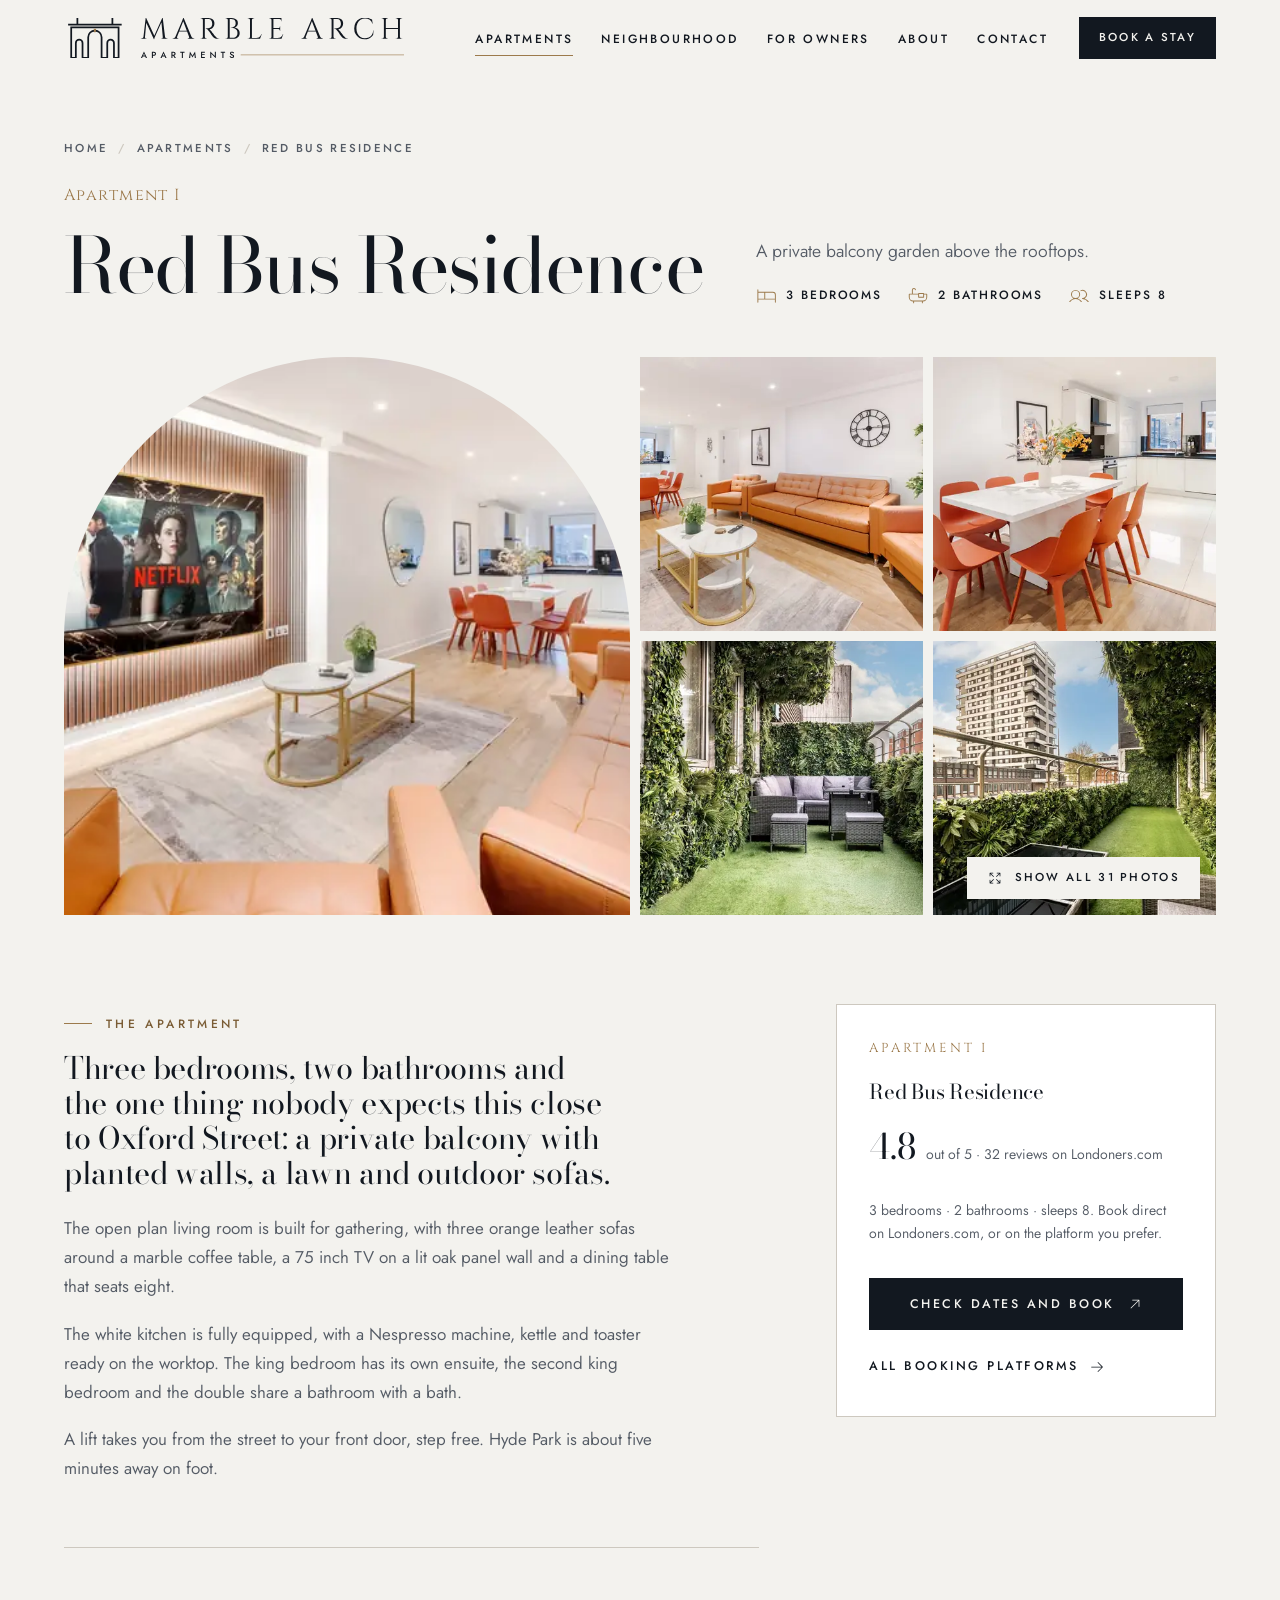
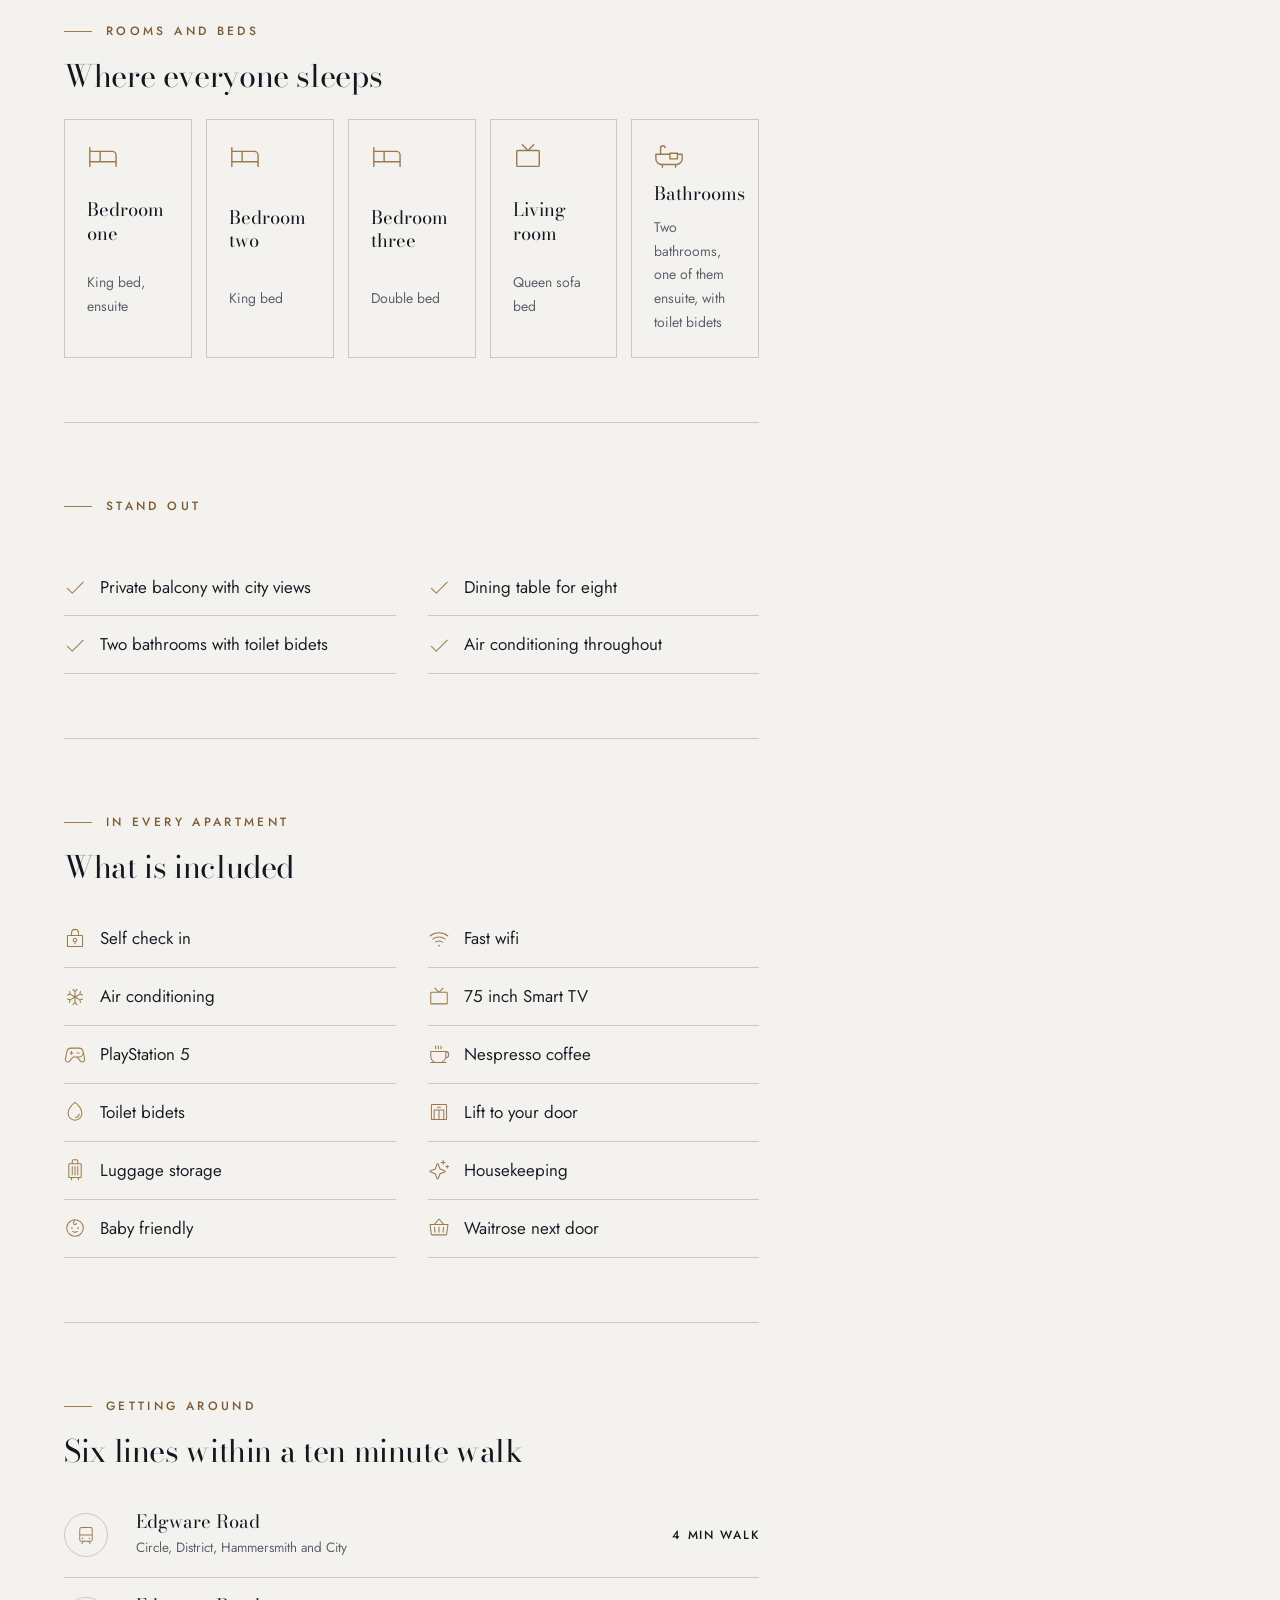
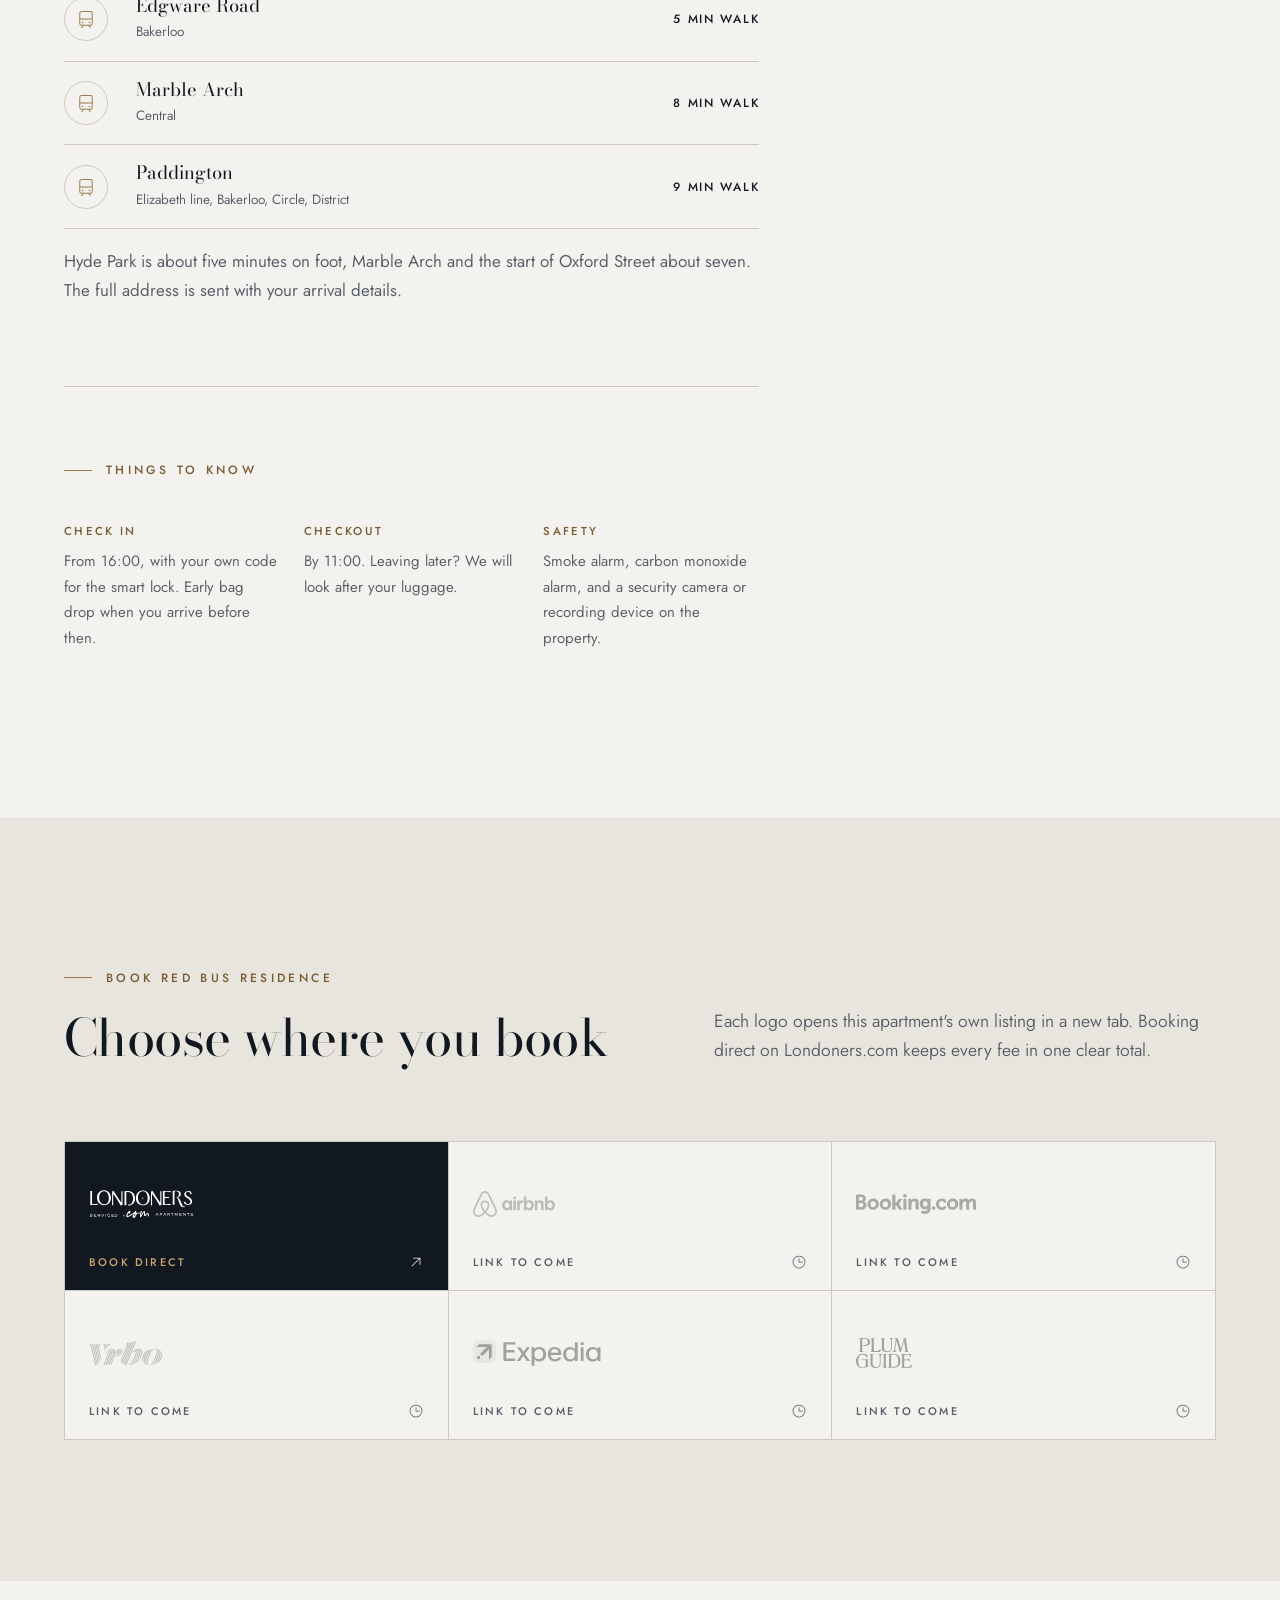
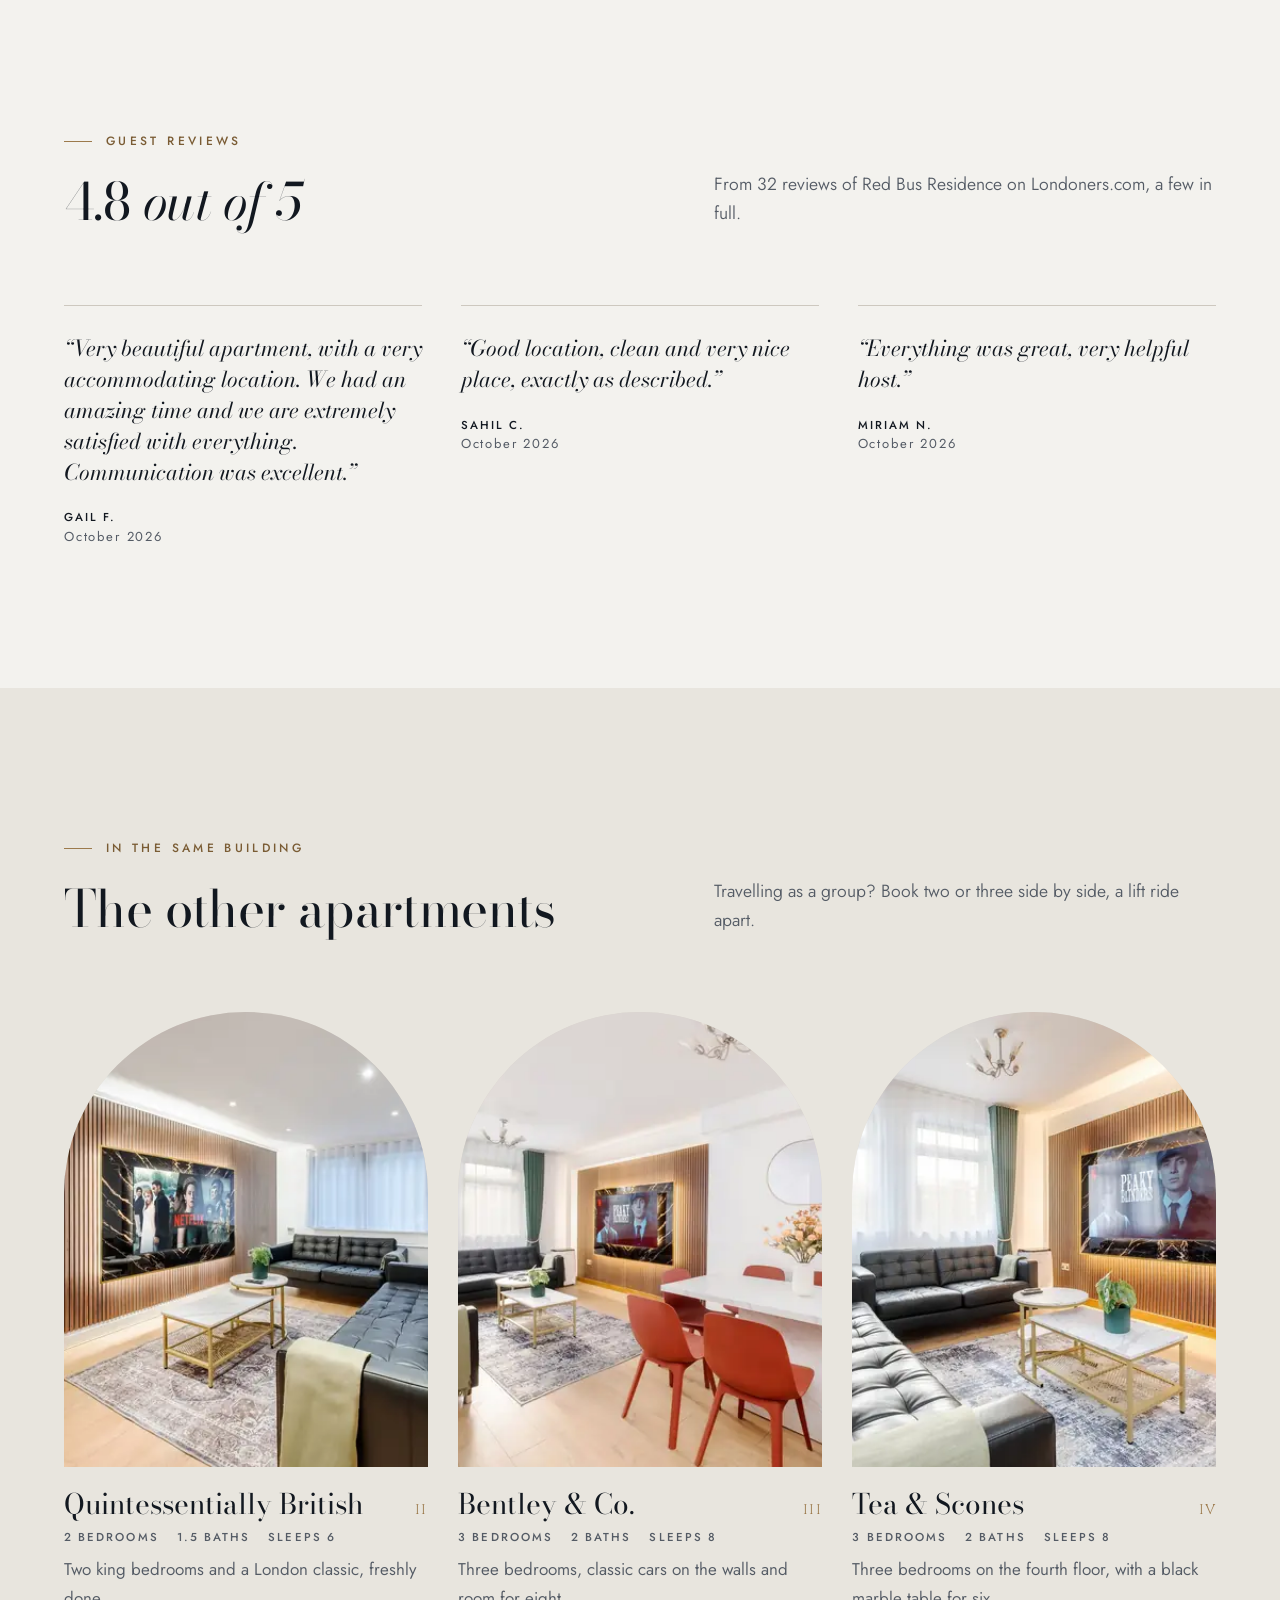
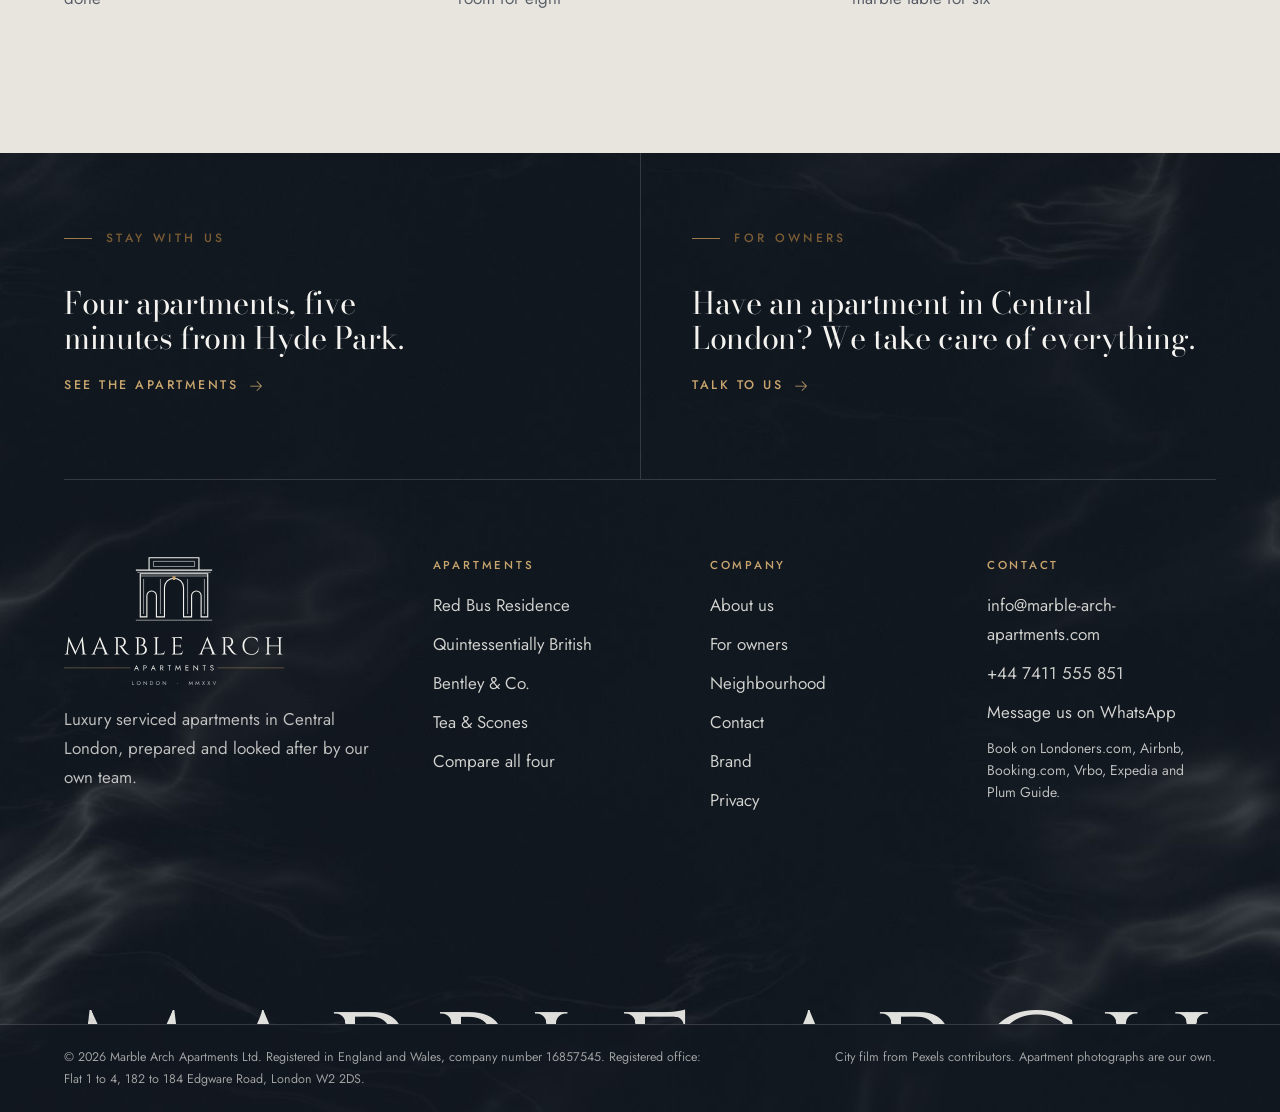
<file: red-bus-residence.html>
<!doctype html>
<html lang="en-GB">
<head>
<meta charset="utf-8">
<meta name="viewport" content="width=device-width, initial-scale=1, viewport-fit=cover">
<title>Red Bus Residence · Marble Arch Apartments</title>
<meta name="claude:viewport-fit-sides" content="cover">
<meta name="description" content="Red Bus Residence: 3 bedrooms · 2 bathrooms · sleeps 8, a luxury serviced apartment at Marble Arch, five minutes from Hyde Park. A private balcony garden above the rooftops.">
<meta name="theme-color" content="#F3F2EE">
<meta name="referrer" content="strict-origin-when-cross-origin">
<link rel="canonical" href="https://marble-arch-apartments.com/red-bus-residence.html">
<meta property="og:site_name" content="Marble Arch Apartments">
<meta property="og:title" content="Red Bus Residence · Marble Arch Apartments">
<meta property="og:description" content="Red Bus Residence: 3 bedrooms · 2 bathrooms · sleeps 8, a luxury serviced apartment at Marble Arch, five minutes from Hyde Park. A private balcony garden above the rooftops.">
<meta property="og:type" content="website">
<meta property="og:url" content="https://marble-arch-apartments.com/red-bus-residence.html">
<meta property="og:image" content="https://marble-arch-apartments.com/assets/img/og.jpg">
<meta property="og:image:width" content="1200">
<meta property="og:image:height" content="630">
<meta property="og:locale" content="en_GB">
<meta name="twitter:card" content="summary_large_image">
<link rel="icon" href="assets/logo/favicon.svg" type="image/svg+xml">
<link rel="apple-touch-icon" href="assets/logo/apple-touch-icon.png">
<link rel="stylesheet" href="assets/css/fonts.css?v=20261021">
<link rel="stylesheet" href="assets/css/site.css?v=20261021">
<script>(function(d){var h=d.documentElement;h.classList.add('js');try{if(matchMedia('(prefers-reduced-motion: reduce)').matches)h.classList.add('rm')}catch(e){}try{var s=sessionStorage;if(s.getItem('maa-curtain')==='1'){h.classList.add('curtain-in');s.removeItem('maa-curtain')}if(s.getItem('maa-seen')==='1')h.classList.add('no-preloader')}catch(e){}})(document);</script>
</head>
<body>
<svg class="sprite" aria-hidden="true" focusable="false" style="position:absolute;width:0;height:0;overflow:hidden"><symbol id="i-arrow-left" viewBox="0 0 256 256"><path d="M222,128a6,6,0,0,1-6,6H54.49l61.75,61.76a6,6,0,1,1-8.48,8.48l-72-72a6,6,0,0,1,0-8.48l72-72a6,6,0,0,1,8.48,8.48L54.49,122H216A6,6,0,0,1,222,128Z"/></symbol><symbol id="i-arrow-right" viewBox="0 0 256 256"><path d="M220.24,132.24l-72,72a6,6,0,0,1-8.48-8.48L201.51,134H40a6,6,0,0,1,0-12H201.51L139.76,60.24a6,6,0,0,1,8.48-8.48l72,72A6,6,0,0,1,220.24,132.24Z"/></symbol><symbol id="i-arrow-up-right" viewBox="0 0 256 256"><path d="M198,64V168a6,6,0,0,1-12,0V78.48L68.24,196.24a6,6,0,0,1-8.48-8.48L177.52,70H88a6,6,0,0,1,0-12H192A6,6,0,0,1,198,64Z"/></symbol><symbol id="i-arrows-out" viewBox="0 0 256 256"><path d="M214,48V96a6,6,0,0,1-12,0V62.48l-45.76,45.76a6,6,0,0,1-8.48-8.48L193.52,54H160a6,6,0,0,1,0-12h48A6,6,0,0,1,214,48ZM99.76,147.76,54,193.52V160a6,6,0,0,0-12,0v48a6,6,0,0,0,6,6H96a6,6,0,0,0,0-12H62.48l45.76-45.76a6,6,0,0,0-8.48-8.48ZM208,154a6,6,0,0,0-6,6v33.52l-45.76-45.76a6,6,0,0,0-8.48,8.48L193.52,202H160a6,6,0,0,0,0,12h48a6,6,0,0,0,6-6V160A6,6,0,0,0,208,154ZM62.48,54H96a6,6,0,0,0,0-12H48a6,6,0,0,0-6,6V96a6,6,0,0,0,12,0V62.48l45.76,45.76a6,6,0,0,0,8.48-8.48Z"/></symbol><symbol id="i-baby" viewBox="0 0 256 256"><path d="M92,138a10,10,0,1,1,10-10A10,10,0,0,1,92,138Zm72-20a10,10,0,1,0,10,10A10,10,0,0,0,164,118Zm-11.2,44.92a47,47,0,0,1-49.6,0,6,6,0,0,0-6.4,10.16,59,59,0,0,0,62.4,0,6,6,0,1,0-6.4-10.16ZM230,128A102,102,0,1,1,128,26,102.12,102.12,0,0,1,230,128Zm-12,0a90.11,90.11,0,0,0-87.07-89.95C118.3,55.23,118,71.85,118,72a10,10,0,0,0,20,0,6,6,0,0,1,12,0,22,22,0,0,1-44,0c0-.75.15-15.82,10.14-33.22A90,90,0,1,0,218,128Z"/></symbol><symbol id="i-basket" viewBox="0 0 256 256"><path d="M134,120v56a6,6,0,0,1-12,0V120a6,6,0,0,1,12,0Zm40.83-.6-5.6,56A6,6,0,0,0,174.6,182l.61,0a6,6,0,0,0,6-5.4l5.6-56a6,6,0,0,0-11.94-1.2Zm-93.66,0a6,6,0,0,0-11.94,1.2l5.6,56a6,6,0,0,0,6,5.4l.61,0a6,6,0,0,0,5.37-6.57ZM238,88.79,222.87,201.85A14,14,0,0,1,209,214H47a14,14,0,0,1-13.87-12.15L18.05,88.79A6,6,0,0,1,24,82H69.28l54.2-61.95a6,6,0,0,1,9,0l54.2,62H232A6,6,0,0,1,238,88.79ZM85.22,82h85.56L128,33.11ZM225.15,94H30.85L45,200.26A2,2,0,0,0,47,202H209a2,2,0,0,0,2-1.74Z"/></symbol><symbol id="i-bathtub" viewBox="0 0 256 256"><path d="M240,98H206V96a6,6,0,0,0-6-6H136a6,6,0,0,0-6,6v2H62V52A14,14,0,0,1,76,38,14.47,14.47,0,0,1,90.12,49.19a6,6,0,1,0,11.76-2.38A26.32,26.32,0,0,0,76,26,26,26,0,0,0,50,52V98H16a6,6,0,0,0-6,6v40a54.06,54.06,0,0,0,54,54h2v18a6,6,0,0,0,12,0V198H178v18a6,6,0,0,0,12,0V198h2a54.06,54.06,0,0,0,54-54V104A6,6,0,0,0,240,98Zm-98,4h52v36H142Zm92,42a42,42,0,0,1-42,42H64a42,42,0,0,1-42-42V110H130v34a6,6,0,0,0,6,6h64a6,6,0,0,0,6-6V110h28Z"/></symbol><symbol id="i-bed" viewBox="0 0 256 256"><path d="M216,74H30V48a6,6,0,0,0-12,0V208a6,6,0,0,0,12,0V174H242v34a6,6,0,0,0,12,0V112A38,38,0,0,0,216,74ZM30,86h76v76H30Zm88,76V86h98a26,26,0,0,1,26,26v50Z"/></symbol><symbol id="i-check" viewBox="0 0 256 256"><path d="M228.24,76.24l-128,128a6,6,0,0,1-8.48,0l-56-56a6,6,0,0,1,8.48-8.48L96,191.51,219.76,67.76a6,6,0,0,1,8.48,8.48Z"/></symbol><symbol id="i-clock" viewBox="0 0 256 256"><path d="M128,26A102,102,0,1,0,230,128,102.12,102.12,0,0,0,128,26Zm0,192a90,90,0,1,1,90-90A90.1,90.1,0,0,1,128,218Zm62-90a6,6,0,0,1-6,6H128a6,6,0,0,1-6-6V72a6,6,0,0,1,12,0v50h50A6,6,0,0,1,190,128Z"/></symbol><symbol id="i-coffee" viewBox="0 0 256 256"><path d="M82,56V24a6,6,0,0,1,12,0V56a6,6,0,0,1-12,0Zm38,6a6,6,0,0,0,6-6V24a6,6,0,0,0-12,0V56A6,6,0,0,0,120,62Zm32,0a6,6,0,0,0,6-6V24a6,6,0,0,0-12,0V56A6,6,0,0,0,152,62Zm94,58v8a38,38,0,0,1-36.94,38,94.55,94.55,0,0,1-31.13,44H208a6,6,0,0,1,0,12H32a6,6,0,0,1,0-12H62.07A94.34,94.34,0,0,1,26,136V88a6,6,0,0,1,6-6H208A38,38,0,0,1,246,120Zm-44,16V94H38v42a82.27,82.27,0,0,0,46.67,74h70.66A82.27,82.27,0,0,0,202,136Zm32-16a26,26,0,0,0-20-25.29V136a93.18,93.18,0,0,1-1.69,17.64A26,26,0,0,0,234,128Z"/></symbol><symbol id="i-drop" viewBox="0 0 256 256"><path d="M172.53,49.06a252.86,252.86,0,0,0-41.09-38,6,6,0,0,0-6.88,0,252.86,252.86,0,0,0-41.09,38C56.34,80.26,42,113.09,42,144a86,86,0,0,0,172,0C214,113.09,199.66,80.26,172.53,49.06ZM128,218a74.09,74.09,0,0,1-74-74c0-59.62,59-108.93,74-120.51C143,35.07,202,84.38,202,144A74.09,74.09,0,0,1,128,218Zm53.92-65A55.58,55.58,0,0,1,137,197.92a7,7,0,0,1-1,.08,6,6,0,0,1-1-11.92c17.38-2.92,32.13-17.68,35.08-35.08a6,6,0,1,1,11.84,2Z"/></symbol><symbol id="i-elevator" viewBox="0 0 256 256"><path d="M208,34H48A14,14,0,0,0,34,48V208a14,14,0,0,0,14,14H208a14,14,0,0,0,14-14V48A14,14,0,0,0,208,34Zm-30,76V210H134V110ZM122,210H78V110h44Zm88-2a2,2,0,0,1-2,2H190V104a6,6,0,0,0-6-6H72a6,6,0,0,0-6,6V210H48a2,2,0,0,1-2-2V48a2,2,0,0,1,2-2H208a2,2,0,0,1,2,2ZM150,72a6,6,0,0,1-6,6H112a6,6,0,0,1,0-12h32A6,6,0,0,1,150,72Z"/></symbol><symbol id="i-game-controller" viewBox="0 0 256 256"><path d="M176,110H152a6,6,0,0,1,0-12h24a6,6,0,0,1,0,12ZM104,98H94V88a6,6,0,0,0-12,0V98H72a6,6,0,0,0,0,12H82v10a6,6,0,0,0,12,0V110h10a6,6,0,0,0,0-12ZM239.84,199.5A34,34,0,0,1,212,214,34.11,34.11,0,0,1,188,204.05l-.26-.28L147.38,158H108.62L68.31,203.76,68,204A34,34,0,0,1,44,214a34,34,0,0,1-33.46-39.91s0-.06,0-.1L26.9,89.88A57.89,57.89,0,0,1,83.89,42H172a58.07,58.07,0,0,1,57.05,47.63c0,.07,0,.12,0,.19L245.46,174s0,.07,0,.11A33.75,33.75,0,0,1,239.84,199.5ZM172,146a46,46,0,0,0,0-92H83.89A45.9,45.9,0,0,0,38.71,92a.36.36,0,0,0,0,.1L22.33,176.23a22,22,0,0,0,37.11,19.45l42-47.65a6,6,0,0,1,4.5-2Zm61.67,30.23-9.79-50.35A58.06,58.06,0,0,1,172,158h-8.63l33.19,37.68a22,22,0,0,0,37.11-19.45Z"/></symbol><symbol id="i-lock-key" viewBox="0 0 256 256"><path d="M208,82H174V56a46,46,0,0,0-92,0V82H48A14,14,0,0,0,34,96V208a14,14,0,0,0,14,14H208a14,14,0,0,0,14-14V96A14,14,0,0,0,208,82ZM94,56a34,34,0,0,1,68,0V82H94ZM210,208a2,2,0,0,1-2,2H48a2,2,0,0,1-2-2V96a2,2,0,0,1,2-2H208a2,2,0,0,1,2,2Zm-82-94a26,26,0,0,0-6,51.29V184a6,6,0,0,0,12,0V165.29A26,26,0,0,0,128,114Zm0,40a14,14,0,1,1,14-14A14,14,0,0,1,128,154Z"/></symbol><symbol id="i-pause" viewBox="0 0 256 256"><path d="M200,34H160a14,14,0,0,0-14,14V208a14,14,0,0,0,14,14h40a14,14,0,0,0,14-14V48A14,14,0,0,0,200,34Zm2,174a2,2,0,0,1-2,2H160a2,2,0,0,1-2-2V48a2,2,0,0,1,2-2h40a2,2,0,0,1,2,2ZM96,34H56A14,14,0,0,0,42,48V208a14,14,0,0,0,14,14H96a14,14,0,0,0,14-14V48A14,14,0,0,0,96,34Zm2,174a2,2,0,0,1-2,2H56a2,2,0,0,1-2-2V48a2,2,0,0,1,2-2H96a2,2,0,0,1,2,2Z"/></symbol><symbol id="i-play" viewBox="0 0 256 256"><path d="M231.36,116.19,87.28,28.06a14,14,0,0,0-14.18-.27A13.69,13.69,0,0,0,66,39.87V216.13a13.69,13.69,0,0,0,7.1,12.08,14,14,0,0,0,14.18-.27l144.08-88.13a13.82,13.82,0,0,0,0-23.62Zm-6.26,13.38L81,217.7a2,2,0,0,1-2.06,0,1.78,1.78,0,0,1-1-1.61V39.87a1.78,1.78,0,0,1,1-1.61A2.06,2.06,0,0,1,80,38a2,2,0,0,1,1,.31L225.1,126.43a1.82,1.82,0,0,1,0,3.14Z"/></symbol><symbol id="i-snowflake" viewBox="0 0 256 256"><path d="M221.83,150.57a6,6,0,0,1-4.4,7.26l-26.62,6.54,7,26.08a6,6,0,0,1-4.24,7.35,6.4,6.4,0,0,1-1.55.2,6,6,0,0,1-5.8-4.45L178.27,164,134,138.39v51.13l22.24,22.24a6,6,0,1,1-8.48,8.48L128,200.49l-19.76,19.75a6,6,0,0,1-8.48-8.48L122,189.52V138.39L77.73,164l-7.93,29.6A6,6,0,0,1,64,198a6.4,6.4,0,0,1-1.55-.2,6,6,0,0,1-4.24-7.35l7-26.08-26.62-6.54a6,6,0,0,1,2.86-11.66l30.23,7.43L116,128,71.66,102.4l-30.23,7.43A5.88,5.88,0,0,1,40,110a6,6,0,0,1-1.43-11.83l26.62-6.54-7-26.08a6,6,0,1,1,11.59-3.1l7.93,29.6L122,117.61V66.48L99.76,44.24a6,6,0,0,1,8.48-8.48L128,55.51l19.76-19.75a6,6,0,0,1,8.48,8.48L134,66.48v51.13l44.27-25.56,7.93-29.6a6,6,0,1,1,11.59,3.1l-7,26.08,26.62,6.54A6,6,0,0,1,216,110a5.88,5.88,0,0,1-1.43-.17l-30.23-7.43L140,128l44.34,25.6,30.23-7.43A6,6,0,0,1,221.83,150.57Z"/></symbol><symbol id="i-sparkle" viewBox="0 0 256 256"><path d="M196.89,130.94,144.4,111.6,125.06,59.11a13.92,13.92,0,0,0-26.12,0L79.6,111.6,27.11,130.94a13.92,13.92,0,0,0,0,26.12L79.6,176.4l19.34,52.49a13.92,13.92,0,0,0,26.12,0L144.4,176.4l52.49-19.34a13.92,13.92,0,0,0,0-26.12Zm-4.15,14.86-55.08,20.3a6,6,0,0,0-3.56,3.56l-20.3,55.08a1.92,1.92,0,0,1-3.6,0L89.9,169.66a6,6,0,0,0-3.56-3.56L31.26,145.8a1.92,1.92,0,0,1,0-3.6l55.08-20.3a6,6,0,0,0,3.56-3.56l20.3-55.08a1.92,1.92,0,0,1,3.6,0l20.3,55.08a6,6,0,0,0,3.56,3.56l55.08,20.3a1.92,1.92,0,0,1,0,3.6ZM146,40a6,6,0,0,1,6-6h18V16a6,6,0,0,1,12,0V34h18a6,6,0,0,1,0,12H182V64a6,6,0,0,1-12,0V46H152A6,6,0,0,1,146,40ZM246,88a6,6,0,0,1-6,6H230v10a6,6,0,0,1-12,0V94H208a6,6,0,0,1,0-12h10V72a6,6,0,0,1,12,0V82h10A6,6,0,0,1,246,88Z"/></symbol><symbol id="i-suitcase-rolling" viewBox="0 0 256 256"><path d="M102,88v96a6,6,0,0,1-12,0V88a6,6,0,0,1,12,0Zm26-6a6,6,0,0,0-6,6v96a6,6,0,0,0,12,0V88A6,6,0,0,0,128,82Zm32,0a6,6,0,0,0-6,6v96a6,6,0,0,0,12,0V88A6,6,0,0,0,160,82Zm46-18V208a14,14,0,0,1-14,14H174v18a6,6,0,0,1-12,0V222H94v18a6,6,0,0,1-12,0V222H64a14,14,0,0,1-14-14V64A14,14,0,0,1,64,50H90V24A22,22,0,0,1,112,2h32a22,22,0,0,1,22,22V50h26A14,14,0,0,1,206,64ZM102,50h52V24a10,10,0,0,0-10-10H112a10,10,0,0,0-10,10Zm92,14a2,2,0,0,0-2-2H64a2,2,0,0,0-2,2V208a2,2,0,0,0,2,2H192a2,2,0,0,0,2-2Z"/></symbol><symbol id="i-television-simple" viewBox="0 0 256 256"><path d="M216,66H142.48l37.76-37.76a6,6,0,0,0-8.48-8.48L128,63.51,84.24,19.76a6,6,0,1,0-8.48,8.48L113.52,66H40A14,14,0,0,0,26,80V200a14,14,0,0,0,14,14H216a14,14,0,0,0,14-14V80A14,14,0,0,0,216,66Zm2,134a2,2,0,0,1-2,2H40a2,2,0,0,1-2-2V80a2,2,0,0,1,2-2H216a2,2,0,0,1,2,2Z"/></symbol><symbol id="i-train-simple" viewBox="0 0 256 256"><path d="M184,26H72A30,30,0,0,0,42,56V184a30,30,0,0,0,30,30H84L67.2,236.4a6,6,0,1,0,9.6,7.2L99,214h58l22.2,29.6a6,6,0,0,0,9.6-7.2L172,214h12a30,30,0,0,0,30-30V56A30,30,0,0,0,184,26ZM72,38H184a18,18,0,0,1,18,18v66H54V56A18,18,0,0,1,72,38ZM184,202H72a18,18,0,0,1-18-18V134H202v50A18,18,0,0,1,184,202Zm-2-30a10,10,0,1,1-10-10A10,10,0,0,1,182,172Zm-88,0a10,10,0,1,1-10-10A10,10,0,0,1,94,172Z"/></symbol><symbol id="i-users" viewBox="0 0 256 256"><path d="M112.6,158.43a58,58,0,1,0-57.2,0A93.83,93.83,0,0,0,5.21,196.72a6,6,0,0,0,10.05,6.56,82,82,0,0,1,137.48,0,6,6,0,0,0,10-6.56A93.83,93.83,0,0,0,112.6,158.43ZM38,108a46,46,0,1,1,46,46A46.06,46.06,0,0,1,38,108Zm211,97a6,6,0,0,1-8.3-1.74A81.8,81.8,0,0,0,172,166a6,6,0,0,1,0-12,46,46,0,1,0-17.08-88.73,6,6,0,1,1-4.46-11.14,58,58,0,0,1,50.14,104.3,93.83,93.83,0,0,1,50.19,38.29A6,6,0,0,1,249,205Z"/></symbol><symbol id="i-wifi-high" viewBox="0 0 256 256"><path d="M138,204a10,10,0,1,1-10-10A10,10,0,0,1,138,204ZM235.81,88.55a170,170,0,0,0-215.62,0,6,6,0,1,0,7.62,9.27,158,158,0,0,1,200.38,0,6,6,0,1,0,7.62-9.27Zm-32.08,35.79a122,122,0,0,0-151.46,0,6,6,0,0,0,7.46,9.41,110,110,0,0,1,136.54,0A6,6,0,0,0,200,135a6,6,0,0,0,3.73-10.7Zm-32.2,35.81a74,74,0,0,0-87.06,0,6,6,0,0,0,7.06,9.7,62,62,0,0,1,72.94,0,6,6,0,0,0,8.38-1.32A6,6,0,0,0,171.53,160.15Z"/></symbol><symbol id="i-x" viewBox="0 0 256 256"><path d="M204.24,195.76a6,6,0,1,1-8.48,8.48L128,136.49,60.24,204.24a6,6,0,0,1-8.48-8.48L119.51,128,51.76,60.24a6,6,0,0,1,8.48-8.48L128,119.51l67.76-67.75a6,6,0,0,1,8.48,8.48L136.49,128Z"/></symbol></svg>
<a class="skip" href="#main">Skip to content</a>
<header class="site-header" id="top">
  <div class="wrap">
    <a class="brandmark" href="index.html" aria-label="Marble Arch Apartments, home"><img src="assets/logo/logo-horizontal-ink.svg" width="653" height="77" alt="Marble Arch Apartments"></a>
    <nav class="nav" aria-label="Main">
      <ul class="nav__links"><li><a href="apartments.html" aria-current="page">Apartments</a></li><li><a href="neighbourhood.html">Neighbourhood</a></li><li><a href="owners.html">For owners</a></li><li><a href="about.html">About</a></li><li><a href="contact.html">Contact</a></li></ul>
      <a class="btn btn--sm" href="apartments.html">Book a stay</a>
      <button class="menu-btn" type="button" aria-expanded="false" aria-controls="menu" aria-label="Menu"><span></span></button>
    </nav>
  </div>
</header>
<div class="menu" id="menu" aria-hidden="true">
  <ul class="menu__list"><li><a href="index.html"><span class="numeral" aria-hidden="true">I</span>Home</a></li><li><a href="apartments.html" aria-current="page"><span class="numeral" aria-hidden="true">II</span>Apartments</a></li><li><a href="neighbourhood.html"><span class="numeral" aria-hidden="true">III</span>Neighbourhood</a></li><li><a href="owners.html"><span class="numeral" aria-hidden="true">IV</span>For owners</a></li><li><a href="about.html"><span class="numeral" aria-hidden="true">V</span>About</a></li><li><a href="contact.html"><span class="numeral" aria-hidden="true">VI</span>Contact</a></li></ul>
  <img class="menu__arch" src="assets/logo/mark-line-ink.svg" alt="" width="240" height="200">
  <div class="menu__foot small"><span class="menu__contact"><a href="tel:+447411555851">+44 7411 555 851</a><span aria-hidden="true">·</span><a href="mailto:info@marble-arch-apartments.com">info@marble-arch-apartments.com</a></span><a class="link" href="owners.html">Own an apartment? <svg class="i" aria-hidden="true" focusable="false"><use href="#i-arrow-right"/></svg></a></div>
</div>
<div class="curtain" aria-hidden="true"><img src="assets/logo/mark-line-ink.svg" alt="" width="96" height="80"></div>
<div class="toast" role="status" aria-live="polite"></div>
<div class="cursor" aria-hidden="true"><span></span></div>
<main id="main" class="has-book-bar">
<section class="apt-hero">
  <div class="wrap">
    <nav class="crumbs" aria-label="Breadcrumb"><a href="index.html">Home</a><span aria-hidden="true">/</span><a href="apartments.html">Apartments</a><span aria-hidden="true">/</span><span aria-current="page">Red Bus Residence</span></nav>
    <div class="apt-hero__head">
      <div><span class="numeral">Apartment I</span><h1 class="h1" data-reveal="lines">Red Bus Residence</h1></div>
      <div class="apt-hero__aside"><p class="lead muted">A private balcony garden above the rooftops.</p><ul class="specs"><li><svg class="i" aria-hidden="true" focusable="false"><use href="#i-bed"/></svg>3 bedrooms</li><li><svg class="i" aria-hidden="true" focusable="false"><use href="#i-bathtub"/></svg>2 bathrooms</li><li><svg class="i" aria-hidden="true" focusable="false"><use href="#i-users"/></svg>Sleeps 8</li></ul></div>
    </div>
    <div class="mosaic"><button class="mosaic__item" type="button" data-open="0" data-cursor="Open"><img src="assets/photos/red-bus-residence/01-l.webp" srcset="assets/photos/red-bus-residence/01-s.webp 640w, assets/photos/red-bus-residence/01-m.webp 1100w, assets/photos/red-bus-residence/01-l.webp 1920w" sizes="(max-width: 760px) 100vw, 50vw" width="1920" height="1280" alt="Living room with orange leather sofas, a 75 inch TV on a lit oak panel wall and the dining table beyond" fetchpriority="high"><span class="sr-only">Open photo 1</span></button><button class="mosaic__item" type="button" data-open="1" data-cursor="Open"><img src="assets/photos/red-bus-residence/02-m.webp" srcset="assets/photos/red-bus-residence/02-s.webp 640w, assets/photos/red-bus-residence/02-m.webp 1100w, assets/photos/red-bus-residence/02-l.webp 1920w" sizes="25vw" width="1100" height="733" alt="Three orange leather sofas around a marble coffee table, with the dining table by the windows" loading="lazy" decoding="async"><span class="sr-only">Open photo 2</span></button><button class="mosaic__item" type="button" data-open="2" data-cursor="Open"><img src="assets/photos/red-bus-residence/03-m.webp" srcset="assets/photos/red-bus-residence/03-s.webp 640w, assets/photos/red-bus-residence/03-m.webp 1100w, assets/photos/red-bus-residence/03-l.webp 1920w" sizes="25vw" width="1100" height="733" alt="Dining table for eight with orange chairs and the kitchen behind" loading="lazy" decoding="async"><span class="sr-only">Open photo 3</span></button><button class="mosaic__item" type="button" data-open="3" data-cursor="Open"><img src="assets/photos/red-bus-residence/04-m.webp" srcset="assets/photos/red-bus-residence/04-s.webp 640w, assets/photos/red-bus-residence/04-m.webp 1100w, assets/photos/red-bus-residence/04-l.webp 1920w" sizes="25vw" width="1100" height="733" alt="Private balcony with planted green walls, a lawn and outdoor sofas" loading="lazy" decoding="async"><span class="sr-only">Open photo 4</span></button><button class="mosaic__item" type="button" data-open="4" data-cursor="Open"><img src="assets/photos/red-bus-residence/05-m.webp" srcset="assets/photos/red-bus-residence/05-s.webp 640w, assets/photos/red-bus-residence/05-m.webp 1100w, assets/photos/red-bus-residence/05-l.webp 1920w" sizes="25vw" width="1100" height="733" alt="The balcony lawn with views over the rooftops" loading="lazy" decoding="async"><span class="sr-only">Open photo 5</span></button><button class="btn btn--light btn--sm mosaic__all" type="button" data-open="0"><svg class="i" aria-hidden="true" focusable="false"><use href="#i-arrows-out"/></svg>Show all 31 photos</button></div>
  </div>
</section>
<section class="section--tight" style="padding-top:clamp(56px,7vw,96px)">
  <div class="wrap apt-layout">
    <div>
      <div class="apt-block">
        <p class="eyebrow">The apartment</p>
        <h2 class="h3" style="max-width:22em;margin-bottom:24px">Three bedrooms, two bathrooms and the one thing nobody expects this close to Oxford Street: a private balcony with planted walls, a lawn and outdoor sofas.</h2>
        <div class="body muted"><p>The open plan living room is built for gathering, with three orange leather sofas around a marble coffee table, a 75 inch TV on a lit oak panel wall and a dining table that seats eight.</p><p>The white kitchen is fully equipped, with a Nespresso machine, kettle and toaster ready on the worktop. The king bedroom has its own ensuite, the second king bedroom and the double share a bathroom with a bath.</p><p>A lift takes you from the street to your front door, step free. Hyde Park is about five minutes away on foot.</p></div>
      </div>
      <div class="apt-block"><p class="eyebrow">Rooms and beds</p><h2 class="h3">Where everyone sleeps</h2><div class="rooms" style="--n:5"><div class="room"><svg class="i" aria-hidden="true" focusable="false"><use href="#i-bed"/></svg><b>Bedroom one</b><span>King bed, ensuite</span></div><div class="room"><svg class="i" aria-hidden="true" focusable="false"><use href="#i-bed"/></svg><b>Bedroom two</b><span>King bed</span></div><div class="room"><svg class="i" aria-hidden="true" focusable="false"><use href="#i-bed"/></svg><b>Bedroom three</b><span>Double bed</span></div><div class="room"><svg class="i" aria-hidden="true" focusable="false"><use href="#i-television-simple"/></svg><b>Living room</b><span>Queen sofa bed</span></div><div class="room"><svg class="i" aria-hidden="true" focusable="false"><use href="#i-bathtub"/></svg><b>Bathrooms</b><span>Two bathrooms, one of them ensuite, with toilet bidets</span></div></div></div>
      <div class="apt-block"><p class="eyebrow">Stand out</p><ul class="amen"><li><svg class="i" aria-hidden="true" focusable="false"><use href="#i-check"/></svg><span>Private balcony with city views</span></li><li><svg class="i" aria-hidden="true" focusable="false"><use href="#i-check"/></svg><span>Dining table for eight</span></li><li><svg class="i" aria-hidden="true" focusable="false"><use href="#i-check"/></svg><span>Two bathrooms with toilet bidets</span></li><li><svg class="i" aria-hidden="true" focusable="false"><use href="#i-check"/></svg><span>Air conditioning throughout</span></li></ul></div>
      <div class="apt-block"><p class="eyebrow">In every apartment</p><h2 class="h3">What is included</h2><ul class="amen"><li><svg class="i" aria-hidden="true" focusable="false"><use href="#i-lock-key"/></svg><span>Self check in</span></li><li><svg class="i" aria-hidden="true" focusable="false"><use href="#i-wifi-high"/></svg><span>Fast wifi</span></li><li><svg class="i" aria-hidden="true" focusable="false"><use href="#i-snowflake"/></svg><span>Air conditioning</span></li><li><svg class="i" aria-hidden="true" focusable="false"><use href="#i-television-simple"/></svg><span>75 inch Smart TV</span></li><li><svg class="i" aria-hidden="true" focusable="false"><use href="#i-game-controller"/></svg><span>PlayStation 5</span></li><li><svg class="i" aria-hidden="true" focusable="false"><use href="#i-coffee"/></svg><span>Nespresso coffee</span></li><li><svg class="i" aria-hidden="true" focusable="false"><use href="#i-drop"/></svg><span>Toilet bidets</span></li><li><svg class="i" aria-hidden="true" focusable="false"><use href="#i-elevator"/></svg><span>Lift to your door</span></li><li><svg class="i" aria-hidden="true" focusable="false"><use href="#i-suitcase-rolling"/></svg><span>Luggage storage</span></li><li><svg class="i" aria-hidden="true" focusable="false"><use href="#i-sparkle"/></svg><span>Housekeeping</span></li><li><svg class="i" aria-hidden="true" focusable="false"><use href="#i-baby"/></svg><span>Baby friendly</span></li><li><svg class="i" aria-hidden="true" focusable="false"><use href="#i-basket"/></svg><span>Waitrose next door</span></li></ul></div>
      <div class="apt-block"><p class="eyebrow">Getting around</p><h2 class="h3">Six lines within a ten minute walk</h2><ul class="stations"><li><span class="station-icon" aria-hidden="true"><svg class="i" aria-hidden="true" focusable="false"><use href="#i-train-simple"/></svg></span><span><b>Edgware Road</b><small>Circle, District, Hammersmith and City</small></span><span class="mins">4 min walk</span></li><li><span class="station-icon" aria-hidden="true"><svg class="i" aria-hidden="true" focusable="false"><use href="#i-train-simple"/></svg></span><span><b>Edgware Road</b><small>Bakerloo</small></span><span class="mins">5 min walk</span></li><li><span class="station-icon" aria-hidden="true"><svg class="i" aria-hidden="true" focusable="false"><use href="#i-train-simple"/></svg></span><span><b>Marble Arch</b><small>Central</small></span><span class="mins">8 min walk</span></li><li><span class="station-icon" aria-hidden="true"><svg class="i" aria-hidden="true" focusable="false"><use href="#i-train-simple"/></svg></span><span><b>Paddington</b><small>Elizabeth line, Bakerloo, Circle, District</small></span><span class="mins">9 min walk</span></li></ul><p class="muted" style="margin-top:18px">Hyde Park is about five minutes on foot, Marble Arch and the start of Oxford Street about seven. The full address is sent with your arrival details.</p></div>
      <div class="apt-block"><p class="eyebrow">Things to know</p><div class="rules"><div><h3>Check in</h3><p>From 16:00, with your own code for the smart lock. Early bag drop when you arrive before then.</p></div><div><h3>Checkout</h3><p>By 11:00. Leaving later? We will look after your luggage.</p></div><div><h3>Safety</h3><p>Smoke alarm, carbon monoxide alarm, and a security camera or recording device on the property.</p></div></div></div>
    </div>
    <aside class="apt-side" aria-label="Booking">
      <span class="numeral side-num">Apartment I</span>
      <h2 class="h4">Red Bus Residence</h2>
      <div class="rating-mini"><b>4.8</b><span class="muted small">out of 5 · 32 reviews on Londoners.com</span></div>
      <p class="small muted">3 bedrooms · 2 bathrooms · sleeps 8. Book direct on Londoners.com, or on the platform you prefer.</p>
      <a class="btn" href="https://londoners.com/red-bus-residence" target="_blank" rel="noopener">Check dates and book <svg class="i" aria-hidden="true" focusable="false"><use href="#i-arrow-up-right"/></svg></a>
      <a class="link" href="#book">All booking platforms <svg class="i" aria-hidden="true" focusable="false"><use href="#i-arrow-right"/></svg></a>
    </aside>
  </div>
</section>
<section class="section band-stone" id="book">
  <div class="wrap">
    <div class="head"><div><p class="eyebrow">Book Red Bus Residence</p><h2 class="h2">Choose where you book</h2></div><p class="lead muted">Each logo opens this apartment's own listing in a new tab. Booking direct on Londoners.com keeps every fee in one clear total.</p></div>
    <div class="book-grid"><a class="book-tile book-tile--direct" href="https://londoners.com/red-bus-residence" target="_blank" rel="noopener" data-cursor="Book"><img src="assets/platforms/londoners-white.svg" alt="" style="--h:30px"><span class="book-tile__foot"><span>Book direct<span class="sr-only">: Red Bus Residence on Londoners.com, opens in a new tab</span></span><svg class="i" aria-hidden="true" focusable="false"><use href="#i-arrow-up-right"/></svg></span></a><button class="book-tile is-soon" type="button" data-soon="Airbnb" data-home="Red Bus Residence" data-slug="red-bus-residence" data-platform="airbnb"><img src="assets/platforms/airbnb.svg" alt="" style="--h:26px"><span class="book-tile__foot"><span>Link to come<span class="sr-only">: Red Bus Residence on Airbnb</span></span><svg class="i" aria-hidden="true" focusable="false"><use href="#i-clock"/></svg></span></button><button class="book-tile is-soon" type="button" data-soon="Booking.com" data-home="Red Bus Residence" data-slug="red-bus-residence" data-platform="booking"><img src="assets/platforms/booking.svg" alt="" style="--h:20px"><span class="book-tile__foot"><span>Link to come<span class="sr-only">: Red Bus Residence on Booking.com</span></span><svg class="i" aria-hidden="true" focusable="false"><use href="#i-clock"/></svg></span></button><button class="book-tile is-soon" type="button" data-soon="Vrbo" data-home="Red Bus Residence" data-slug="red-bus-residence" data-platform="vrbo"><img src="assets/platforms/vrbo.svg" alt="" style="--h:24px"><span class="book-tile__foot"><span>Link to come<span class="sr-only">: Red Bus Residence on Vrbo</span></span><svg class="i" aria-hidden="true" focusable="false"><use href="#i-clock"/></svg></span></button><button class="book-tile is-soon" type="button" data-soon="Expedia" data-home="Red Bus Residence" data-slug="red-bus-residence" data-platform="expedia"><img src="assets/platforms/expedia.svg" alt="" style="--h:26px"><span class="book-tile__foot"><span>Link to come<span class="sr-only">: Red Bus Residence on Expedia</span></span><svg class="i" aria-hidden="true" focusable="false"><use href="#i-clock"/></svg></span></button><button class="book-tile is-soon" type="button" data-soon="Plum Guide" data-home="Red Bus Residence" data-slug="red-bus-residence" data-platform="plumguide"><img src="assets/platforms/plumguide.svg" alt="" style="--h:30px"><span class="book-tile__foot"><span>Link to come<span class="sr-only">: Red Bus Residence on Plum Guide</span></span><svg class="i" aria-hidden="true" focusable="false"><use href="#i-clock"/></svg></span></button></div>
  </div>
</section>
<section class="section">
  <div class="wrap">
    <div class="head"><div><p class="eyebrow">Guest reviews</p><h2 class="h2">4.8 <em>out of 5</em></h2></div><p class="lead muted">From 32 reviews of Red Bus Residence on Londoners.com, a few in full.</p></div>
    <div class="quotes"><figure class="quote quote--light"><blockquote>“Very beautiful apartment, with a very accommodating location. We had an amazing time and we are extremely satisfied with everything. Communication was excellent.”</blockquote><figcaption>Gail F.<span>October 2026</span></figcaption></figure><figure class="quote quote--light"><blockquote>“Good location, clean and very nice place, exactly as described.”</blockquote><figcaption>Sahil C.<span>October 2026</span></figcaption></figure><figure class="quote quote--light"><blockquote>“Everything was great, very helpful host.”</blockquote><figcaption>Miriam N.<span>October 2026</span></figcaption></figure></div>
  </div>
</section>
<section class="section band-stone">
  <div class="wrap"><div class="head"><div><p class="eyebrow">In the same building</p><h2 class="h2">The other apartments</h2></div><p class="lead muted">Travelling as a group? Book two or three side by side, a lift ride apart.</p></div>
  <div class="more-homes"><a class="home-card" href="quintessentially-british.html" data-cursor="View">
  <div class="home-card__media">
    <img src="assets/photos/quintessentially-british/01-m.webp" srcset="assets/photos/quintessentially-british/01-s.webp 640w, assets/photos/quintessentially-british/01-m.webp 1100w, assets/photos/quintessentially-british/01-l.webp 1920w" sizes="(max-width: 760px) 100vw, 34vw" width="1100" height="733" alt="Living room with black leather sofas and a 75 inch TV on an oak panel wall" loading="lazy" decoding="async">
    <img src="assets/photos/quintessentially-british/10-m.webp" srcset="assets/photos/quintessentially-british/10-s.webp 640w, assets/photos/quintessentially-british/10-m.webp 1100w, assets/photos/quintessentially-british/10-l.webp 1920w" sizes="(max-width: 760px) 100vw, 34vw" width="1100" height="733" alt="King bed with an orange throw and wardrobe" loading="lazy" decoding="async" class="alt">
  </div>
  <div class="home-card__meta">
    <div class="home-card__title"><h3>Quintessentially British</h3><span class="numeral" aria-label="Apartment II">II</span></div>
    <div class="home-card__specs"><span>2 bedrooms</span><span>1.5 baths</span><span>Sleeps 6</span></div>
    <p class="home-card__line">Two king bedrooms and a London classic, freshly done</p>
  </div>
</a><a class="home-card" href="bentley-and-co.html" data-cursor="View">
  <div class="home-card__media">
    <img src="assets/photos/bentley-and-co/01-m.webp" srcset="assets/photos/bentley-and-co/01-s.webp 640w, assets/photos/bentley-and-co/01-m.webp 1100w, assets/photos/bentley-and-co/01-l.webp 1920w" sizes="(max-width: 760px) 100vw, 34vw" width="1100" height="733" alt="Living room with black leather sofas, a white dining table and red chairs" loading="lazy" decoding="async">
    <img src="assets/photos/bentley-and-co/09-m.webp" srcset="assets/photos/bentley-and-co/09-s.webp 640w, assets/photos/bentley-and-co/09-m.webp 1100w, assets/photos/bentley-and-co/09-l.webp 1920w" sizes="(max-width: 760px) 100vw, 34vw" width="1100" height="733" alt="King bedroom with a classic car print and dressing table" loading="lazy" decoding="async" class="alt">
  </div>
  <div class="home-card__meta">
    <div class="home-card__title"><h3>Bentley &amp; Co.</h3><span class="numeral" aria-label="Apartment III">III</span></div>
    <div class="home-card__specs"><span>3 bedrooms</span><span>2 baths</span><span>Sleeps 8</span></div>
    <p class="home-card__line">Three bedrooms, classic cars on the walls and room for eight</p>
  </div>
</a><a class="home-card" href="tea-and-scones.html" data-cursor="View">
  <div class="home-card__media">
    <img src="assets/photos/tea-and-scones/01-m.webp" srcset="assets/photos/tea-and-scones/01-s.webp 640w, assets/photos/tea-and-scones/01-m.webp 1100w, assets/photos/tea-and-scones/01-l.webp 1920w" sizes="(max-width: 760px) 100vw, 34vw" width="1100" height="735" alt="Living room with black leather sofas and a 75 inch TV on an oak panel wall" loading="lazy" decoding="async">
    <img src="assets/photos/tea-and-scones/11-m.webp" srcset="assets/photos/tea-and-scones/11-s.webp 640w, assets/photos/tea-and-scones/11-m.webp 1100w, assets/photos/tea-and-scones/11-l.webp 1920w" sizes="(max-width: 760px) 100vw, 34vw" width="1100" height="734" alt="King bedroom with an orange throw and a Victoria sponge print" loading="lazy" decoding="async" class="alt">
  </div>
  <div class="home-card__meta">
    <div class="home-card__title"><h3>Tea &amp; Scones</h3><span class="numeral" aria-label="Apartment IV">IV</span></div>
    <div class="home-card__specs"><span>3 bedrooms</span><span>2 baths</span><span>Sleeps 8</span></div>
    <p class="home-card__line">Three bedrooms on the fourth floor, with a black marble table for six</p>
  </div>
</a></div></div>
</section>
<div class="book-bar" data-book-bar>
  <div class="book-bar__text"><b>Red Bus Residence</b><span>4.8 · sleeps 8</span></div>
  <a class="btn btn--sm" href="https://londoners.com/red-bus-residence" target="_blank" rel="noopener">Book <svg class="i" aria-hidden="true" focusable="false"><use href="#i-arrow-up-right"/></svg></a>
</div>
<div class="lightbox" role="dialog" aria-modal="true" aria-label="Red Bus Residence photographs" data-lenis-prevent>
  <div class="lb__top"><div class="lb__filters" role="group" aria-label="Rooms"></div><button class="lb__close" type="button" aria-label="Close the photographs"><svg class="i" aria-hidden="true" focusable="false"><use href="#i-x"/></svg></button></div>
  <div class="lb__stage"><button class="lb__nav lb__nav--prev" type="button" aria-label="Previous photo"><svg class="i" aria-hidden="true" focusable="false"><use href="#i-arrow-left"/></svg></button><img alt=""><button class="lb__nav lb__nav--next" type="button" aria-label="Next photo"><svg class="i" aria-hidden="true" focusable="false"><use href="#i-arrow-right"/></svg></button></div>
  <div class="lb__bottom"><span class="lb__alt"></span><span class="lb__count"></span></div>
</div>
<script>window.MAA_GALLERY = [{"s": "assets/photos/red-bus-residence/01-s.webp", "m": "assets/photos/red-bus-residence/01-m.webp", "l": "assets/photos/red-bus-residence/01-l.webp", "alt": "Living room with orange leather sofas, a 75 inch TV on a lit oak panel wall and the dining table beyond", "room": "living"}, {"s": "assets/photos/red-bus-residence/02-s.webp", "m": "assets/photos/red-bus-residence/02-m.webp", "l": "assets/photos/red-bus-residence/02-l.webp", "alt": "Three orange leather sofas around a marble coffee table, with the dining table by the windows", "room": "living"}, {"s": "assets/photos/red-bus-residence/03-s.webp", "m": "assets/photos/red-bus-residence/03-m.webp", "l": "assets/photos/red-bus-residence/03-l.webp", "alt": "Dining table for eight with orange chairs and the kitchen behind", "room": "dining"}, {"s": "assets/photos/red-bus-residence/04-s.webp", "m": "assets/photos/red-bus-residence/04-m.webp", "l": "assets/photos/red-bus-residence/04-l.webp", "alt": "Private balcony with planted green walls, a lawn and outdoor sofas", "room": "outside"}, {"s": "assets/photos/red-bus-residence/05-s.webp", "m": "assets/photos/red-bus-residence/05-m.webp", "l": "assets/photos/red-bus-residence/05-l.webp", "alt": "The balcony lawn with views over the rooftops", "room": "outside"}, {"s": "assets/photos/red-bus-residence/06-s.webp", "m": "assets/photos/red-bus-residence/06-m.webp", "l": "assets/photos/red-bus-residence/06-l.webp", "alt": "Planted walls along the private balcony", "room": "outside"}, {"s": "assets/photos/red-bus-residence/07-s.webp", "m": "assets/photos/red-bus-residence/07-m.webp", "l": "assets/photos/red-bus-residence/07-l.webp", "alt": "Open plan living and dining room with plenty of light", "room": "living"}, {"s": "assets/photos/red-bus-residence/08-s.webp", "m": "assets/photos/red-bus-residence/08-m.webp", "l": "assets/photos/red-bus-residence/08-l.webp", "alt": "The 75 inch TV on its lit oak panel wall", "room": "living"}, {"s": "assets/photos/red-bus-residence/09-s.webp", "m": "assets/photos/red-bus-residence/09-m.webp", "l": "assets/photos/red-bus-residence/09-l.webp", "alt": "Sofas and armchairs in the living room", "room": "living"}, {"s": "assets/photos/red-bus-residence/10-s.webp", "m": "assets/photos/red-bus-residence/10-m.webp", "l": "assets/photos/red-bus-residence/10-l.webp", "alt": "TV wall and armchair by the windows", "room": "living"}, {"s": "assets/photos/red-bus-residence/11-s.webp", "m": "assets/photos/red-bus-residence/11-m.webp", "l": "assets/photos/red-bus-residence/11-l.webp", "alt": "Open plan kitchen looking through to the dining table", "room": "kitchen"}, {"s": "assets/photos/red-bus-residence/12-s.webp", "m": "assets/photos/red-bus-residence/12-m.webp", "l": "assets/photos/red-bus-residence/12-l.webp", "alt": "White kitchen with a black glass splashback and built in oven", "room": "kitchen"}, {"s": "assets/photos/red-bus-residence/13-s.webp", "m": "assets/photos/red-bus-residence/13-m.webp", "l": "assets/photos/red-bus-residence/13-l.webp", "alt": "Kitchen worktops by the windows", "room": "kitchen"}, {"s": "assets/photos/red-bus-residence/14-s.webp", "m": "assets/photos/red-bus-residence/14-m.webp", "l": "assets/photos/red-bus-residence/14-l.webp", "alt": "Coffee corner with a Nespresso machine, kettle and toaster", "room": "kitchen"}, {"s": "assets/photos/red-bus-residence/15-s.webp", "m": "assets/photos/red-bus-residence/15-m.webp", "l": "assets/photos/red-bus-residence/15-l.webp", "alt": "Bedroom with an orange throw and a London post box print", "room": "bedroom"}, {"s": "assets/photos/red-bus-residence/16-s.webp", "m": "assets/photos/red-bus-residence/16-m.webp", "l": "assets/photos/red-bus-residence/16-l.webp", "alt": "Double bed under two windows", "room": "bedroom"}, {"s": "assets/photos/red-bus-residence/17-s.webp", "m": "assets/photos/red-bus-residence/17-m.webp", "l": "assets/photos/red-bus-residence/17-l.webp", "alt": "Bed with tall mirrors either side", "room": "bedroom"}, {"s": "assets/photos/red-bus-residence/18-s.webp", "m": "assets/photos/red-bus-residence/18-m.webp", "l": "assets/photos/red-bus-residence/18-l.webp", "alt": "Dressing table with a round mirror", "room": "bedroom"}, {"s": "assets/photos/red-bus-residence/19-s.webp", "m": "assets/photos/red-bus-residence/19-m.webp", "l": "assets/photos/red-bus-residence/19-l.webp", "alt": "Bedroom with a desk and chair for working", "room": "bedroom"}, {"s": "assets/photos/red-bus-residence/20-s.webp", "m": "assets/photos/red-bus-residence/20-m.webp", "l": "assets/photos/red-bus-residence/20-l.webp", "alt": "Bedroom with fitted wardrobes", "room": "bedroom"}, {"s": "assets/photos/red-bus-residence/21-s.webp", "m": "assets/photos/red-bus-residence/21-m.webp", "l": "assets/photos/red-bus-residence/21-l.webp", "alt": "Bedroom with a black cab print and white wardrobes", "room": "bedroom"}, {"s": "assets/photos/red-bus-residence/22-s.webp", "m": "assets/photos/red-bus-residence/22-m.webp", "l": "assets/photos/red-bus-residence/22-l.webp", "alt": "Bedroom with a green check throw", "room": "bedroom"}, {"s": "assets/photos/red-bus-residence/23-s.webp", "m": "assets/photos/red-bus-residence/23-m.webp", "l": "assets/photos/red-bus-residence/23-l.webp", "alt": "Bedside with a lamp and charging dock", "room": "bedroom"}, {"s": "assets/photos/red-bus-residence/24-s.webp", "m": "assets/photos/red-bus-residence/24-m.webp", "l": "assets/photos/red-bus-residence/24-l.webp", "alt": "Shower room in travertine with an LED mirror", "room": "bathroom"}, {"s": "assets/photos/red-bus-residence/25-s.webp", "m": "assets/photos/red-bus-residence/25-m.webp", "l": "assets/photos/red-bus-residence/25-l.webp", "alt": "Rain shower with amenity dispensers", "room": "bathroom"}, {"s": "assets/photos/red-bus-residence/26-s.webp", "m": "assets/photos/red-bus-residence/26-m.webp", "l": "assets/photos/red-bus-residence/26-l.webp", "alt": "Basin with a bidet spray and heated towel rail", "room": "bathroom"}, {"s": "assets/photos/red-bus-residence/27-s.webp", "m": "assets/photos/red-bus-residence/27-m.webp", "l": "assets/photos/red-bus-residence/27-l.webp", "alt": "Bathroom with a bath in travertine", "room": "bathroom"}, {"s": "assets/photos/red-bus-residence/28-s.webp", "m": "assets/photos/red-bus-residence/28-m.webp", "l": "assets/photos/red-bus-residence/28-l.webp", "alt": "Bathroom basin with a round LED mirror", "room": "bathroom"}, {"s": "assets/photos/red-bus-residence/29-s.webp", "m": "assets/photos/red-bus-residence/29-m.webp", "l": "assets/photos/red-bus-residence/29-l.webp", "alt": "Hallway with gold leaf art", "room": "hall"}, {"s": "assets/photos/red-bus-residence/30-s.webp", "m": "assets/photos/red-bus-residence/30-m.webp", "l": "assets/photos/red-bus-residence/30-l.webp", "alt": "Entrance hall", "room": "hall"}, {"s": "assets/photos/red-bus-residence/31-s.webp", "m": "assets/photos/red-bus-residence/31-m.webp", "l": "assets/photos/red-bus-residence/31-l.webp", "alt": "Flowers in front of the living room mirror", "room": "living"}]; window.MAA_ROOMS = {"living": "Living", "dining": "Dining", "kitchen": "Kitchen", "bedroom": "Bedrooms", "bathroom": "Bathrooms", "outside": "Balcony", "hall": "Hallway"};</script>
</main>
<footer class="site-footer">
  <div class="wrap">
    <div class="footer__cta">
      <a href="apartments.html"><span class="eyebrow">Stay with us</span><span class="h3">Four apartments, five minutes from Hyde Park.</span><span class="link">See the apartments <svg class="i" aria-hidden="true" focusable="false"><use href="#i-arrow-right"/></svg></span></a>
      <a href="owners.html"><span class="eyebrow">For owners</span><span class="h3">Have an apartment in Central London? We take care of everything.</span><span class="link">Talk to us <svg class="i" aria-hidden="true" focusable="false"><use href="#i-arrow-right"/></svg></span></a>
    </div>
    <div class="footer__cols">
      <div class="footer__brand">
        <img src="assets/logo/logo-stacked-marble.svg" alt="Marble Arch Apartments" width="220" height="190" loading="lazy">
        <p>Luxury serviced apartments in Central London, prepared and looked after by our own team.</p>
      </div>
      <div><h4>Apartments</h4><ul><li><a href="red-bus-residence.html">Red Bus Residence</a></li><li><a href="quintessentially-british.html">Quintessentially British</a></li><li><a href="bentley-and-co.html">Bentley &amp; Co.</a></li><li><a href="tea-and-scones.html">Tea &amp; Scones</a></li><li><a href="apartments.html">Compare all four</a></li></ul></div>
      <div><h4>Company</h4><ul><li><a href="about.html">About us</a></li><li><a href="owners.html">For owners</a></li><li><a href="neighbourhood.html">Neighbourhood</a></li><li><a href="contact.html">Contact</a></li><li><a href="brand.html">Brand</a></li><li><a href="privacy.html">Privacy</a></li></ul></div>
      <div><h4>Contact</h4>
        <p><a href="mailto:info@marble-arch-apartments.com">info@marble-arch-apartments.com</a></p>
        <p><a href="tel:+447411555851">+44 7411 555 851</a></p>
        <p><a href="https://wa.me/447411555851" target="_blank" rel="noopener">Message us on WhatsApp</a></p>
        <p class="small">Book on Londoners.com, Airbnb, Booking.com, Vrbo, Expedia and Plum Guide.</p>
      </div>
    </div>
  </div>
  <div class="footer__word" aria-hidden="true"><span>MARBLE ARCH</span></div>
  <div class="footer__legal"><div class="wrap" style="display:flex;flex-wrap:wrap;gap:8px 22px;justify-content:space-between">
    <p>© <span data-year>2026</span> Marble Arch Apartments Ltd. Registered in England and Wales, company number 16857545. Registered office: Flat 1 to 4, 182 to 184 Edgware Road, London W2 2DS.</p>
    <p>City film from Pexels contributors. Apartment photographs are our own.</p>
  </div></div>
</footer>
<script src="assets/js/vendor/gsap.min.js?v=20261021" defer></script><script src="assets/js/vendor/ScrollTrigger.min.js?v=20261021" defer></script><script src="assets/js/vendor/SplitText.min.js?v=20261021" defer></script><script src="assets/js/vendor/CustomEase.min.js?v=20261021" defer></script><script src="assets/js/vendor/lenis.min.js?v=20261021" defer></script><script src="assets/js/data.js?v=20261021" defer></script><script src="assets/js/site.js?v=20261021" defer></script><script src="assets/js/apartment.js?v=20261021" defer></script>
</body>
</html>
</file>
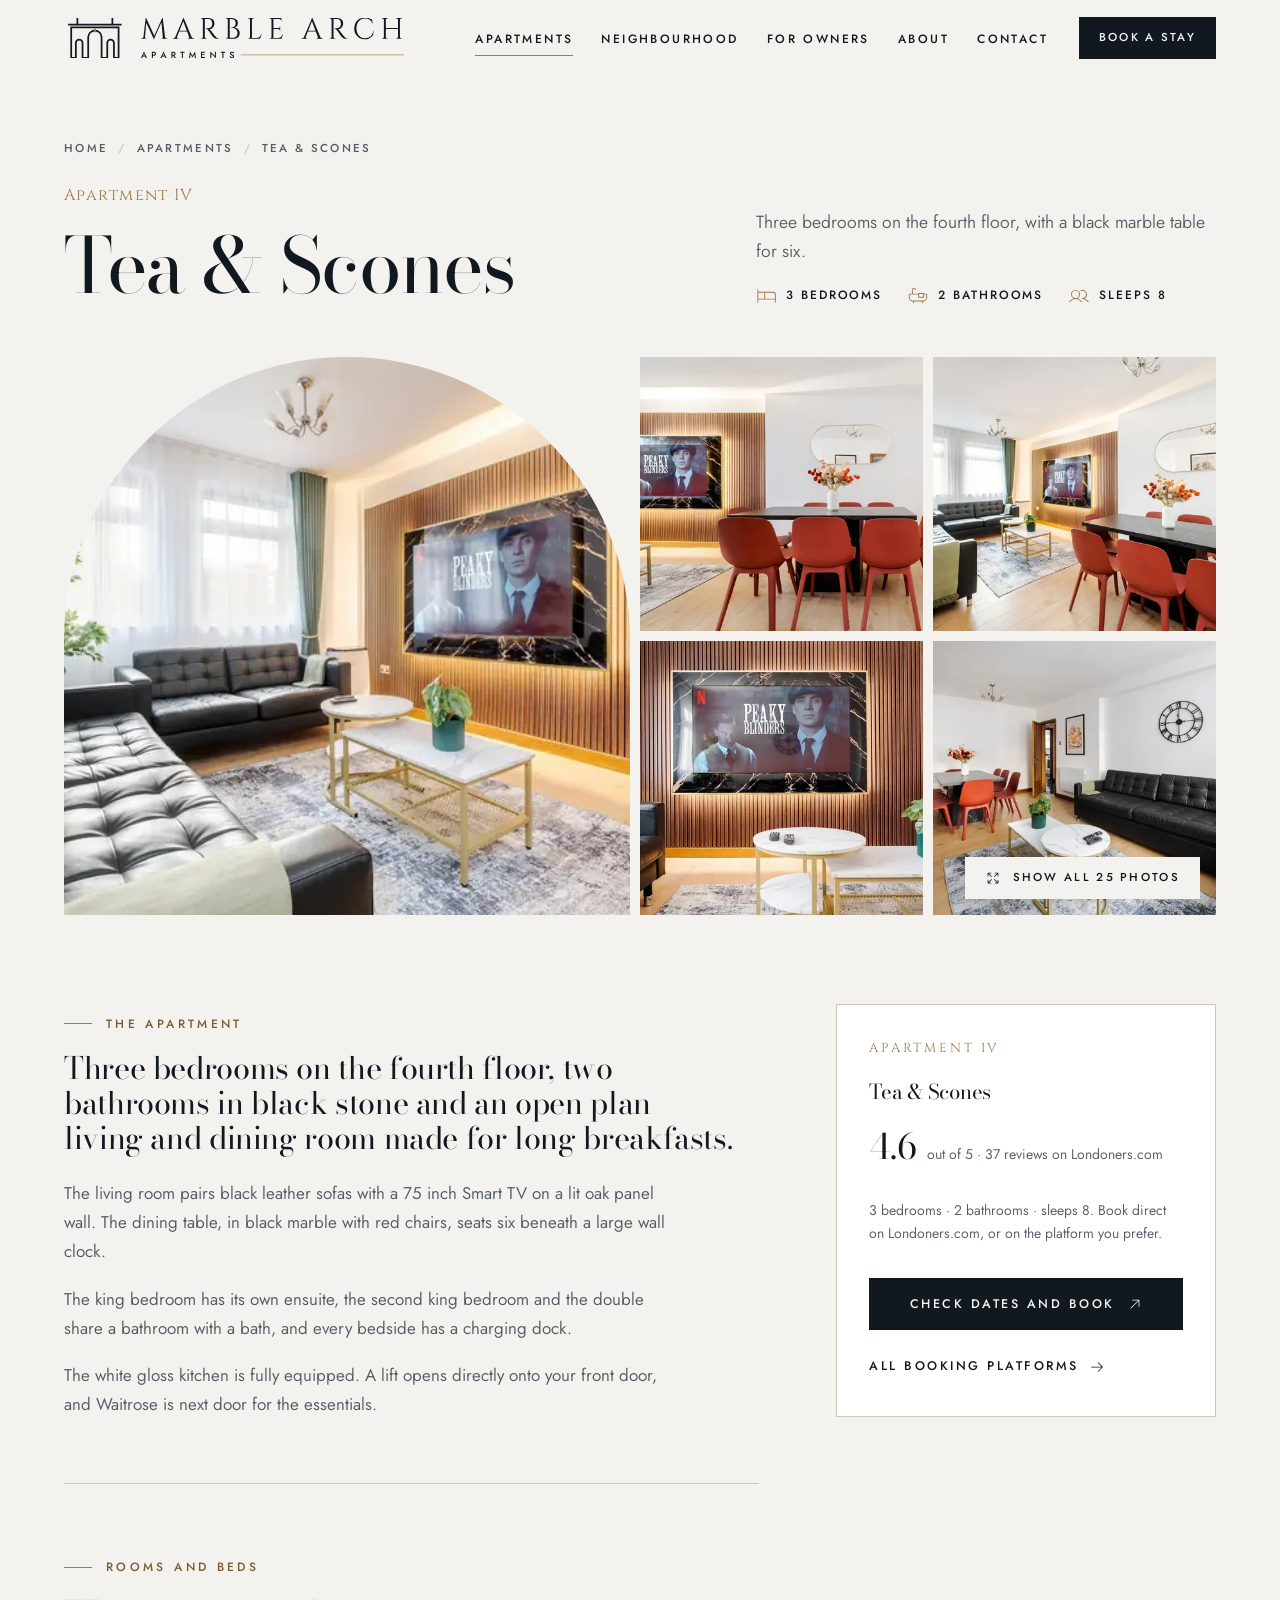
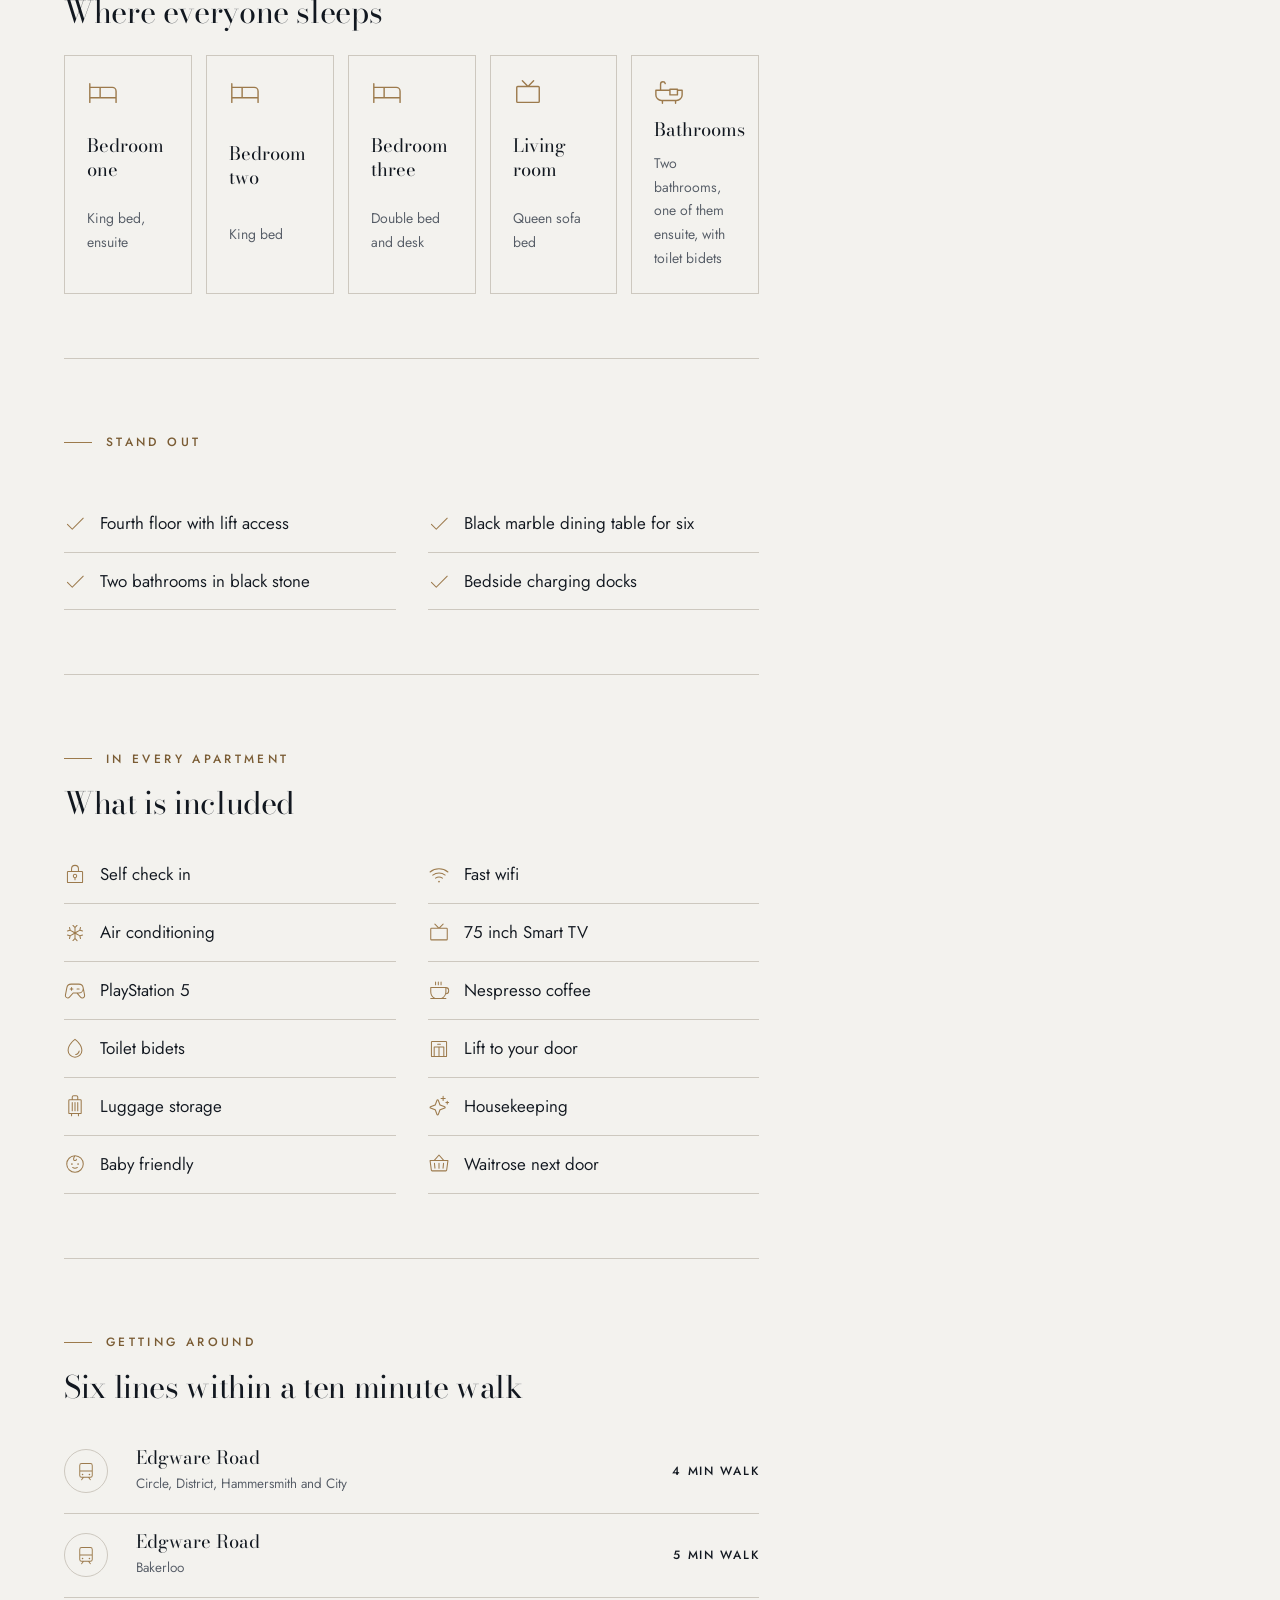
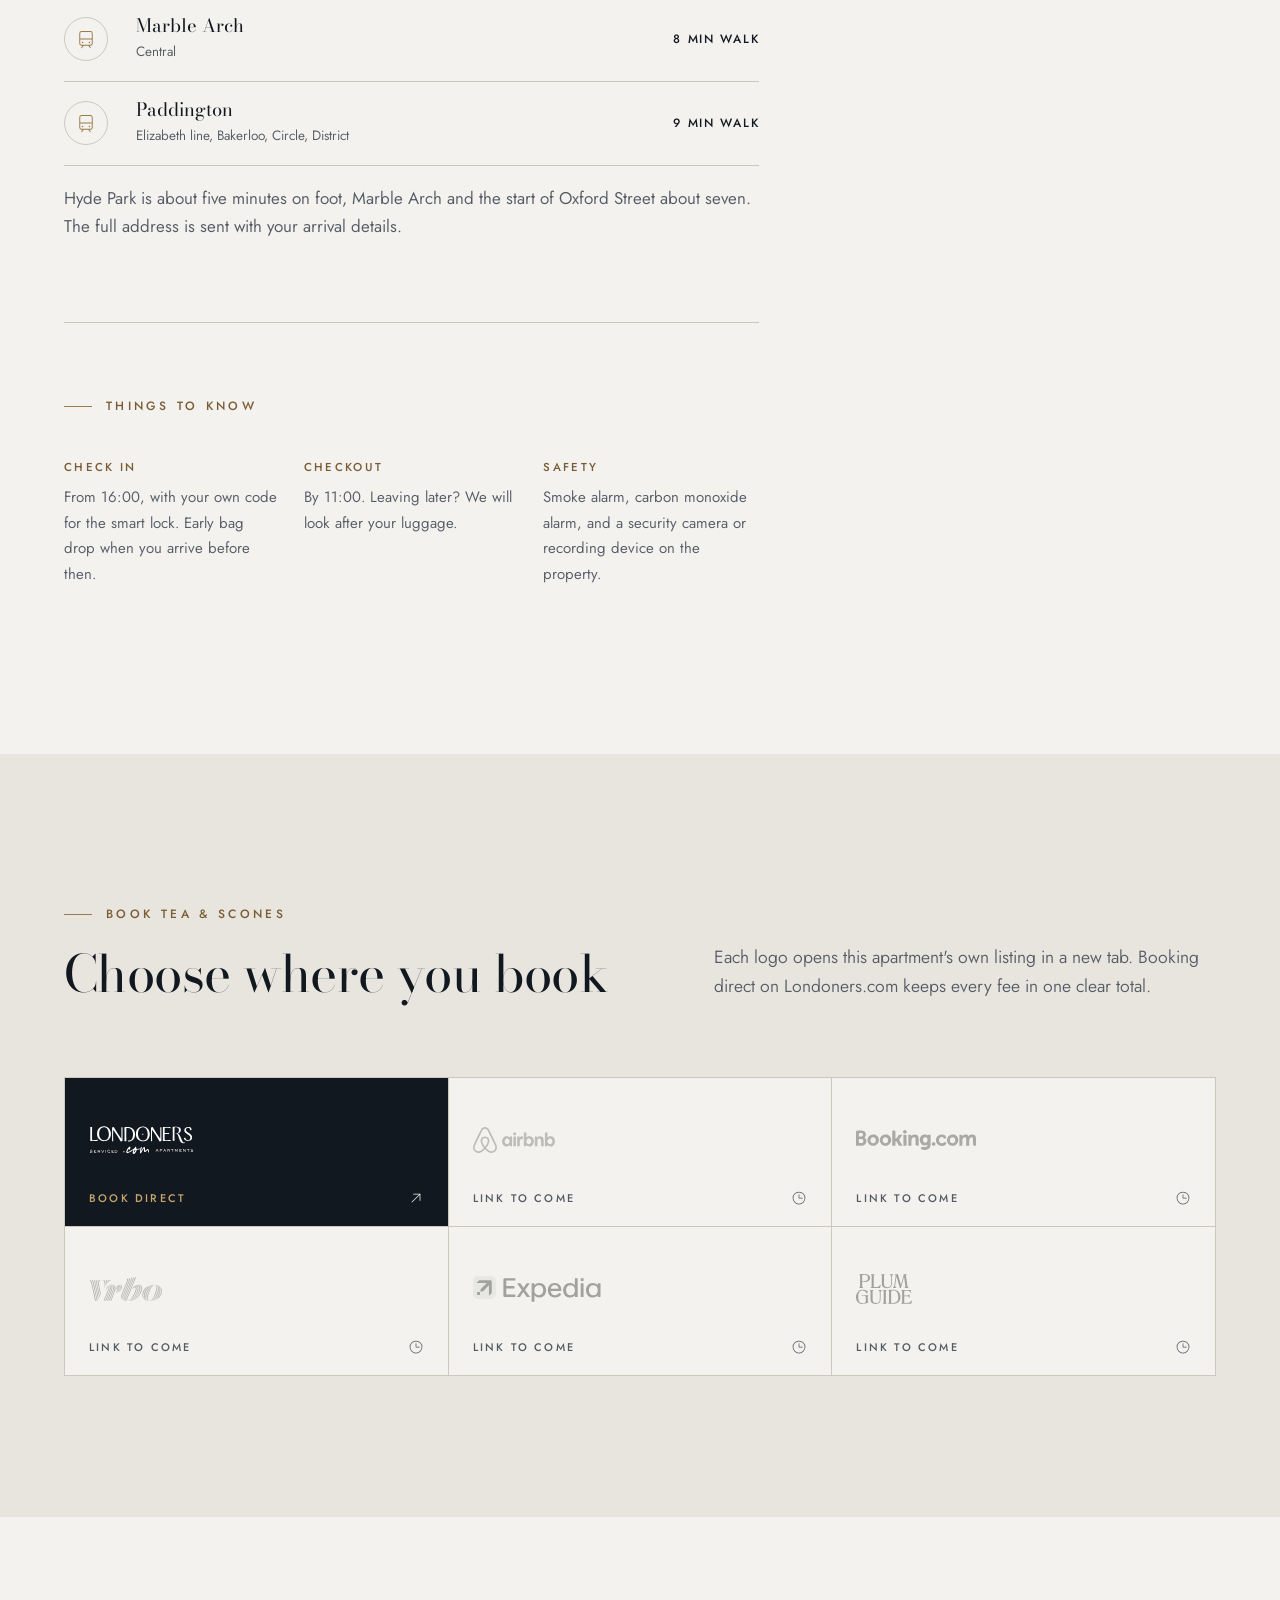
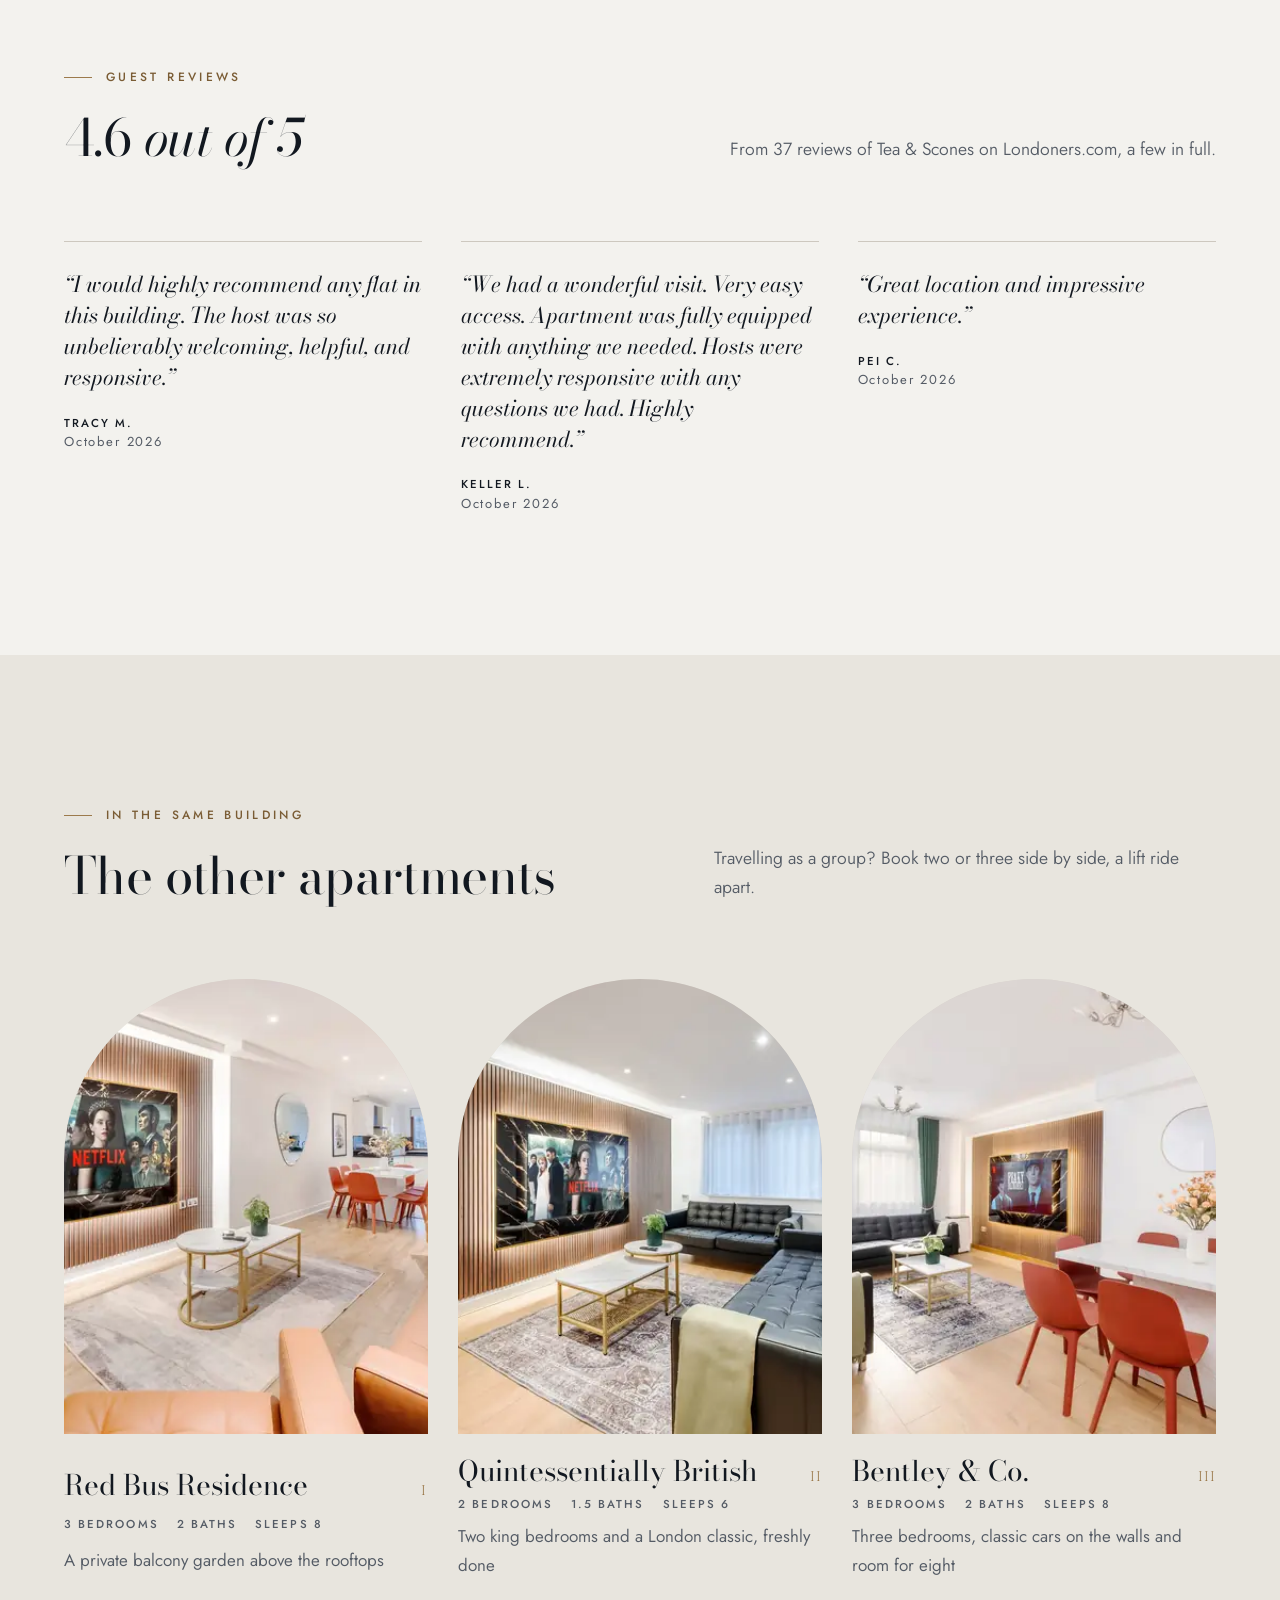
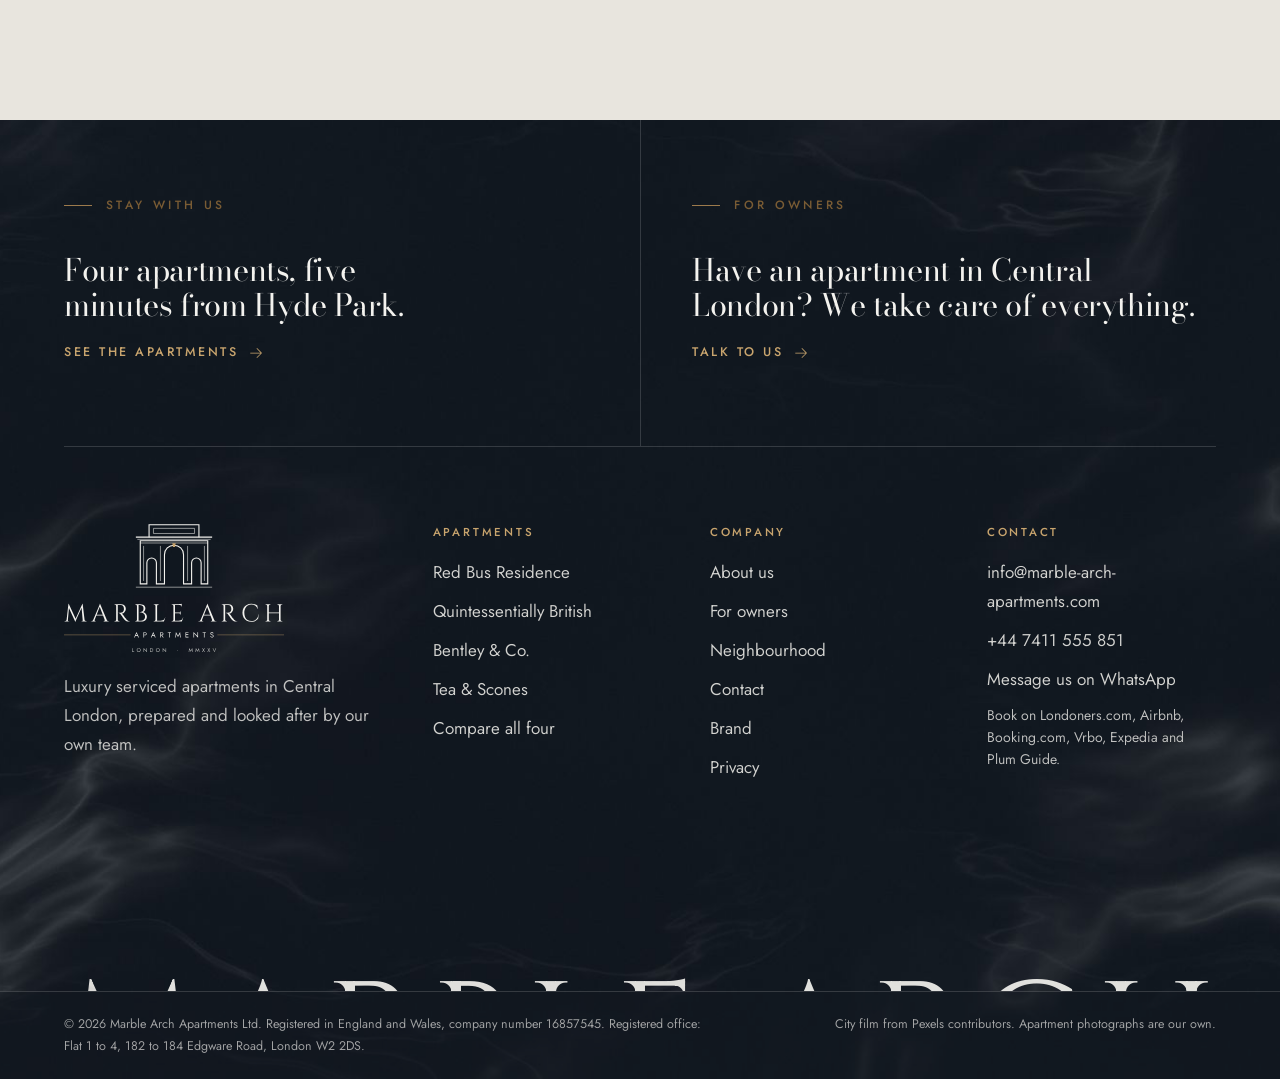
<file: tea-and-scones.html>
<!doctype html>
<html lang="en-GB">
<head>
<meta charset="utf-8">
<meta name="viewport" content="width=device-width, initial-scale=1, viewport-fit=cover">
<title>Tea &amp; Scones · Marble Arch Apartments</title>
<meta name="claude:viewport-fit-sides" content="cover">
<meta name="description" content="Tea &amp; Scones: 3 bedrooms · 2 bathrooms · sleeps 8, a luxury serviced apartment at Marble Arch, five minutes from Hyde Park. Three bedrooms on the fourth floor, with a black marble table for six.">
<meta name="theme-color" content="#F3F2EE">
<meta name="referrer" content="strict-origin-when-cross-origin">
<link rel="canonical" href="https://marble-arch-apartments.com/tea-and-scones.html">
<meta property="og:site_name" content="Marble Arch Apartments">
<meta property="og:title" content="Tea &amp; Scones · Marble Arch Apartments">
<meta property="og:description" content="Tea &amp; Scones: 3 bedrooms · 2 bathrooms · sleeps 8, a luxury serviced apartment at Marble Arch, five minutes from Hyde Park. Three bedrooms on the fourth floor, with a black marble table for six.">
<meta property="og:type" content="website">
<meta property="og:url" content="https://marble-arch-apartments.com/tea-and-scones.html">
<meta property="og:image" content="https://marble-arch-apartments.com/assets/img/og.jpg">
<meta property="og:image:width" content="1200">
<meta property="og:image:height" content="630">
<meta property="og:locale" content="en_GB">
<meta name="twitter:card" content="summary_large_image">
<link rel="icon" href="assets/logo/favicon.svg" type="image/svg+xml">
<link rel="apple-touch-icon" href="assets/logo/apple-touch-icon.png">
<link rel="stylesheet" href="assets/css/fonts.css?v=20261021">
<link rel="stylesheet" href="assets/css/site.css?v=20261021">
<script>(function(d){var h=d.documentElement;h.classList.add('js');try{if(matchMedia('(prefers-reduced-motion: reduce)').matches)h.classList.add('rm')}catch(e){}try{var s=sessionStorage;if(s.getItem('maa-curtain')==='1'){h.classList.add('curtain-in');s.removeItem('maa-curtain')}if(s.getItem('maa-seen')==='1')h.classList.add('no-preloader')}catch(e){}})(document);</script>
</head>
<body>
<svg class="sprite" aria-hidden="true" focusable="false" style="position:absolute;width:0;height:0;overflow:hidden"><symbol id="i-arrow-left" viewBox="0 0 256 256"><path d="M222,128a6,6,0,0,1-6,6H54.49l61.75,61.76a6,6,0,1,1-8.48,8.48l-72-72a6,6,0,0,1,0-8.48l72-72a6,6,0,0,1,8.48,8.48L54.49,122H216A6,6,0,0,1,222,128Z"/></symbol><symbol id="i-arrow-right" viewBox="0 0 256 256"><path d="M220.24,132.24l-72,72a6,6,0,0,1-8.48-8.48L201.51,134H40a6,6,0,0,1,0-12H201.51L139.76,60.24a6,6,0,0,1,8.48-8.48l72,72A6,6,0,0,1,220.24,132.24Z"/></symbol><symbol id="i-arrow-up-right" viewBox="0 0 256 256"><path d="M198,64V168a6,6,0,0,1-12,0V78.48L68.24,196.24a6,6,0,0,1-8.48-8.48L177.52,70H88a6,6,0,0,1,0-12H192A6,6,0,0,1,198,64Z"/></symbol><symbol id="i-arrows-out" viewBox="0 0 256 256"><path d="M214,48V96a6,6,0,0,1-12,0V62.48l-45.76,45.76a6,6,0,0,1-8.48-8.48L193.52,54H160a6,6,0,0,1,0-12h48A6,6,0,0,1,214,48ZM99.76,147.76,54,193.52V160a6,6,0,0,0-12,0v48a6,6,0,0,0,6,6H96a6,6,0,0,0,0-12H62.48l45.76-45.76a6,6,0,0,0-8.48-8.48ZM208,154a6,6,0,0,0-6,6v33.52l-45.76-45.76a6,6,0,0,0-8.48,8.48L193.52,202H160a6,6,0,0,0,0,12h48a6,6,0,0,0,6-6V160A6,6,0,0,0,208,154ZM62.48,54H96a6,6,0,0,0,0-12H48a6,6,0,0,0-6,6V96a6,6,0,0,0,12,0V62.48l45.76,45.76a6,6,0,0,0,8.48-8.48Z"/></symbol><symbol id="i-baby" viewBox="0 0 256 256"><path d="M92,138a10,10,0,1,1,10-10A10,10,0,0,1,92,138Zm72-20a10,10,0,1,0,10,10A10,10,0,0,0,164,118Zm-11.2,44.92a47,47,0,0,1-49.6,0,6,6,0,0,0-6.4,10.16,59,59,0,0,0,62.4,0,6,6,0,1,0-6.4-10.16ZM230,128A102,102,0,1,1,128,26,102.12,102.12,0,0,1,230,128Zm-12,0a90.11,90.11,0,0,0-87.07-89.95C118.3,55.23,118,71.85,118,72a10,10,0,0,0,20,0,6,6,0,0,1,12,0,22,22,0,0,1-44,0c0-.75.15-15.82,10.14-33.22A90,90,0,1,0,218,128Z"/></symbol><symbol id="i-basket" viewBox="0 0 256 256"><path d="M134,120v56a6,6,0,0,1-12,0V120a6,6,0,0,1,12,0Zm40.83-.6-5.6,56A6,6,0,0,0,174.6,182l.61,0a6,6,0,0,0,6-5.4l5.6-56a6,6,0,0,0-11.94-1.2Zm-93.66,0a6,6,0,0,0-11.94,1.2l5.6,56a6,6,0,0,0,6,5.4l.61,0a6,6,0,0,0,5.37-6.57ZM238,88.79,222.87,201.85A14,14,0,0,1,209,214H47a14,14,0,0,1-13.87-12.15L18.05,88.79A6,6,0,0,1,24,82H69.28l54.2-61.95a6,6,0,0,1,9,0l54.2,62H232A6,6,0,0,1,238,88.79ZM85.22,82h85.56L128,33.11ZM225.15,94H30.85L45,200.26A2,2,0,0,0,47,202H209a2,2,0,0,0,2-1.74Z"/></symbol><symbol id="i-bathtub" viewBox="0 0 256 256"><path d="M240,98H206V96a6,6,0,0,0-6-6H136a6,6,0,0,0-6,6v2H62V52A14,14,0,0,1,76,38,14.47,14.47,0,0,1,90.12,49.19a6,6,0,1,0,11.76-2.38A26.32,26.32,0,0,0,76,26,26,26,0,0,0,50,52V98H16a6,6,0,0,0-6,6v40a54.06,54.06,0,0,0,54,54h2v18a6,6,0,0,0,12,0V198H178v18a6,6,0,0,0,12,0V198h2a54.06,54.06,0,0,0,54-54V104A6,6,0,0,0,240,98Zm-98,4h52v36H142Zm92,42a42,42,0,0,1-42,42H64a42,42,0,0,1-42-42V110H130v34a6,6,0,0,0,6,6h64a6,6,0,0,0,6-6V110h28Z"/></symbol><symbol id="i-bed" viewBox="0 0 256 256"><path d="M216,74H30V48a6,6,0,0,0-12,0V208a6,6,0,0,0,12,0V174H242v34a6,6,0,0,0,12,0V112A38,38,0,0,0,216,74ZM30,86h76v76H30Zm88,76V86h98a26,26,0,0,1,26,26v50Z"/></symbol><symbol id="i-check" viewBox="0 0 256 256"><path d="M228.24,76.24l-128,128a6,6,0,0,1-8.48,0l-56-56a6,6,0,0,1,8.48-8.48L96,191.51,219.76,67.76a6,6,0,0,1,8.48,8.48Z"/></symbol><symbol id="i-clock" viewBox="0 0 256 256"><path d="M128,26A102,102,0,1,0,230,128,102.12,102.12,0,0,0,128,26Zm0,192a90,90,0,1,1,90-90A90.1,90.1,0,0,1,128,218Zm62-90a6,6,0,0,1-6,6H128a6,6,0,0,1-6-6V72a6,6,0,0,1,12,0v50h50A6,6,0,0,1,190,128Z"/></symbol><symbol id="i-coffee" viewBox="0 0 256 256"><path d="M82,56V24a6,6,0,0,1,12,0V56a6,6,0,0,1-12,0Zm38,6a6,6,0,0,0,6-6V24a6,6,0,0,0-12,0V56A6,6,0,0,0,120,62Zm32,0a6,6,0,0,0,6-6V24a6,6,0,0,0-12,0V56A6,6,0,0,0,152,62Zm94,58v8a38,38,0,0,1-36.94,38,94.55,94.55,0,0,1-31.13,44H208a6,6,0,0,1,0,12H32a6,6,0,0,1,0-12H62.07A94.34,94.34,0,0,1,26,136V88a6,6,0,0,1,6-6H208A38,38,0,0,1,246,120Zm-44,16V94H38v42a82.27,82.27,0,0,0,46.67,74h70.66A82.27,82.27,0,0,0,202,136Zm32-16a26,26,0,0,0-20-25.29V136a93.18,93.18,0,0,1-1.69,17.64A26,26,0,0,0,234,128Z"/></symbol><symbol id="i-drop" viewBox="0 0 256 256"><path d="M172.53,49.06a252.86,252.86,0,0,0-41.09-38,6,6,0,0,0-6.88,0,252.86,252.86,0,0,0-41.09,38C56.34,80.26,42,113.09,42,144a86,86,0,0,0,172,0C214,113.09,199.66,80.26,172.53,49.06ZM128,218a74.09,74.09,0,0,1-74-74c0-59.62,59-108.93,74-120.51C143,35.07,202,84.38,202,144A74.09,74.09,0,0,1,128,218Zm53.92-65A55.58,55.58,0,0,1,137,197.92a7,7,0,0,1-1,.08,6,6,0,0,1-1-11.92c17.38-2.92,32.13-17.68,35.08-35.08a6,6,0,1,1,11.84,2Z"/></symbol><symbol id="i-elevator" viewBox="0 0 256 256"><path d="M208,34H48A14,14,0,0,0,34,48V208a14,14,0,0,0,14,14H208a14,14,0,0,0,14-14V48A14,14,0,0,0,208,34Zm-30,76V210H134V110ZM122,210H78V110h44Zm88-2a2,2,0,0,1-2,2H190V104a6,6,0,0,0-6-6H72a6,6,0,0,0-6,6V210H48a2,2,0,0,1-2-2V48a2,2,0,0,1,2-2H208a2,2,0,0,1,2,2ZM150,72a6,6,0,0,1-6,6H112a6,6,0,0,1,0-12h32A6,6,0,0,1,150,72Z"/></symbol><symbol id="i-game-controller" viewBox="0 0 256 256"><path d="M176,110H152a6,6,0,0,1,0-12h24a6,6,0,0,1,0,12ZM104,98H94V88a6,6,0,0,0-12,0V98H72a6,6,0,0,0,0,12H82v10a6,6,0,0,0,12,0V110h10a6,6,0,0,0,0-12ZM239.84,199.5A34,34,0,0,1,212,214,34.11,34.11,0,0,1,188,204.05l-.26-.28L147.38,158H108.62L68.31,203.76,68,204A34,34,0,0,1,44,214a34,34,0,0,1-33.46-39.91s0-.06,0-.1L26.9,89.88A57.89,57.89,0,0,1,83.89,42H172a58.07,58.07,0,0,1,57.05,47.63c0,.07,0,.12,0,.19L245.46,174s0,.07,0,.11A33.75,33.75,0,0,1,239.84,199.5ZM172,146a46,46,0,0,0,0-92H83.89A45.9,45.9,0,0,0,38.71,92a.36.36,0,0,0,0,.1L22.33,176.23a22,22,0,0,0,37.11,19.45l42-47.65a6,6,0,0,1,4.5-2Zm61.67,30.23-9.79-50.35A58.06,58.06,0,0,1,172,158h-8.63l33.19,37.68a22,22,0,0,0,37.11-19.45Z"/></symbol><symbol id="i-lock-key" viewBox="0 0 256 256"><path d="M208,82H174V56a46,46,0,0,0-92,0V82H48A14,14,0,0,0,34,96V208a14,14,0,0,0,14,14H208a14,14,0,0,0,14-14V96A14,14,0,0,0,208,82ZM94,56a34,34,0,0,1,68,0V82H94ZM210,208a2,2,0,0,1-2,2H48a2,2,0,0,1-2-2V96a2,2,0,0,1,2-2H208a2,2,0,0,1,2,2Zm-82-94a26,26,0,0,0-6,51.29V184a6,6,0,0,0,12,0V165.29A26,26,0,0,0,128,114Zm0,40a14,14,0,1,1,14-14A14,14,0,0,1,128,154Z"/></symbol><symbol id="i-pause" viewBox="0 0 256 256"><path d="M200,34H160a14,14,0,0,0-14,14V208a14,14,0,0,0,14,14h40a14,14,0,0,0,14-14V48A14,14,0,0,0,200,34Zm2,174a2,2,0,0,1-2,2H160a2,2,0,0,1-2-2V48a2,2,0,0,1,2-2h40a2,2,0,0,1,2,2ZM96,34H56A14,14,0,0,0,42,48V208a14,14,0,0,0,14,14H96a14,14,0,0,0,14-14V48A14,14,0,0,0,96,34Zm2,174a2,2,0,0,1-2,2H56a2,2,0,0,1-2-2V48a2,2,0,0,1,2-2H96a2,2,0,0,1,2,2Z"/></symbol><symbol id="i-play" viewBox="0 0 256 256"><path d="M231.36,116.19,87.28,28.06a14,14,0,0,0-14.18-.27A13.69,13.69,0,0,0,66,39.87V216.13a13.69,13.69,0,0,0,7.1,12.08,14,14,0,0,0,14.18-.27l144.08-88.13a13.82,13.82,0,0,0,0-23.62Zm-6.26,13.38L81,217.7a2,2,0,0,1-2.06,0,1.78,1.78,0,0,1-1-1.61V39.87a1.78,1.78,0,0,1,1-1.61A2.06,2.06,0,0,1,80,38a2,2,0,0,1,1,.31L225.1,126.43a1.82,1.82,0,0,1,0,3.14Z"/></symbol><symbol id="i-snowflake" viewBox="0 0 256 256"><path d="M221.83,150.57a6,6,0,0,1-4.4,7.26l-26.62,6.54,7,26.08a6,6,0,0,1-4.24,7.35,6.4,6.4,0,0,1-1.55.2,6,6,0,0,1-5.8-4.45L178.27,164,134,138.39v51.13l22.24,22.24a6,6,0,1,1-8.48,8.48L128,200.49l-19.76,19.75a6,6,0,0,1-8.48-8.48L122,189.52V138.39L77.73,164l-7.93,29.6A6,6,0,0,1,64,198a6.4,6.4,0,0,1-1.55-.2,6,6,0,0,1-4.24-7.35l7-26.08-26.62-6.54a6,6,0,0,1,2.86-11.66l30.23,7.43L116,128,71.66,102.4l-30.23,7.43A5.88,5.88,0,0,1,40,110a6,6,0,0,1-1.43-11.83l26.62-6.54-7-26.08a6,6,0,1,1,11.59-3.1l7.93,29.6L122,117.61V66.48L99.76,44.24a6,6,0,0,1,8.48-8.48L128,55.51l19.76-19.75a6,6,0,0,1,8.48,8.48L134,66.48v51.13l44.27-25.56,7.93-29.6a6,6,0,1,1,11.59,3.1l-7,26.08,26.62,6.54A6,6,0,0,1,216,110a5.88,5.88,0,0,1-1.43-.17l-30.23-7.43L140,128l44.34,25.6,30.23-7.43A6,6,0,0,1,221.83,150.57Z"/></symbol><symbol id="i-sparkle" viewBox="0 0 256 256"><path d="M196.89,130.94,144.4,111.6,125.06,59.11a13.92,13.92,0,0,0-26.12,0L79.6,111.6,27.11,130.94a13.92,13.92,0,0,0,0,26.12L79.6,176.4l19.34,52.49a13.92,13.92,0,0,0,26.12,0L144.4,176.4l52.49-19.34a13.92,13.92,0,0,0,0-26.12Zm-4.15,14.86-55.08,20.3a6,6,0,0,0-3.56,3.56l-20.3,55.08a1.92,1.92,0,0,1-3.6,0L89.9,169.66a6,6,0,0,0-3.56-3.56L31.26,145.8a1.92,1.92,0,0,1,0-3.6l55.08-20.3a6,6,0,0,0,3.56-3.56l20.3-55.08a1.92,1.92,0,0,1,3.6,0l20.3,55.08a6,6,0,0,0,3.56,3.56l55.08,20.3a1.92,1.92,0,0,1,0,3.6ZM146,40a6,6,0,0,1,6-6h18V16a6,6,0,0,1,12,0V34h18a6,6,0,0,1,0,12H182V64a6,6,0,0,1-12,0V46H152A6,6,0,0,1,146,40ZM246,88a6,6,0,0,1-6,6H230v10a6,6,0,0,1-12,0V94H208a6,6,0,0,1,0-12h10V72a6,6,0,0,1,12,0V82h10A6,6,0,0,1,246,88Z"/></symbol><symbol id="i-suitcase-rolling" viewBox="0 0 256 256"><path d="M102,88v96a6,6,0,0,1-12,0V88a6,6,0,0,1,12,0Zm26-6a6,6,0,0,0-6,6v96a6,6,0,0,0,12,0V88A6,6,0,0,0,128,82Zm32,0a6,6,0,0,0-6,6v96a6,6,0,0,0,12,0V88A6,6,0,0,0,160,82Zm46-18V208a14,14,0,0,1-14,14H174v18a6,6,0,0,1-12,0V222H94v18a6,6,0,0,1-12,0V222H64a14,14,0,0,1-14-14V64A14,14,0,0,1,64,50H90V24A22,22,0,0,1,112,2h32a22,22,0,0,1,22,22V50h26A14,14,0,0,1,206,64ZM102,50h52V24a10,10,0,0,0-10-10H112a10,10,0,0,0-10,10Zm92,14a2,2,0,0,0-2-2H64a2,2,0,0,0-2,2V208a2,2,0,0,0,2,2H192a2,2,0,0,0,2-2Z"/></symbol><symbol id="i-television-simple" viewBox="0 0 256 256"><path d="M216,66H142.48l37.76-37.76a6,6,0,0,0-8.48-8.48L128,63.51,84.24,19.76a6,6,0,1,0-8.48,8.48L113.52,66H40A14,14,0,0,0,26,80V200a14,14,0,0,0,14,14H216a14,14,0,0,0,14-14V80A14,14,0,0,0,216,66Zm2,134a2,2,0,0,1-2,2H40a2,2,0,0,1-2-2V80a2,2,0,0,1,2-2H216a2,2,0,0,1,2,2Z"/></symbol><symbol id="i-train-simple" viewBox="0 0 256 256"><path d="M184,26H72A30,30,0,0,0,42,56V184a30,30,0,0,0,30,30H84L67.2,236.4a6,6,0,1,0,9.6,7.2L99,214h58l22.2,29.6a6,6,0,0,0,9.6-7.2L172,214h12a30,30,0,0,0,30-30V56A30,30,0,0,0,184,26ZM72,38H184a18,18,0,0,1,18,18v66H54V56A18,18,0,0,1,72,38ZM184,202H72a18,18,0,0,1-18-18V134H202v50A18,18,0,0,1,184,202Zm-2-30a10,10,0,1,1-10-10A10,10,0,0,1,182,172Zm-88,0a10,10,0,1,1-10-10A10,10,0,0,1,94,172Z"/></symbol><symbol id="i-users" viewBox="0 0 256 256"><path d="M112.6,158.43a58,58,0,1,0-57.2,0A93.83,93.83,0,0,0,5.21,196.72a6,6,0,0,0,10.05,6.56,82,82,0,0,1,137.48,0,6,6,0,0,0,10-6.56A93.83,93.83,0,0,0,112.6,158.43ZM38,108a46,46,0,1,1,46,46A46.06,46.06,0,0,1,38,108Zm211,97a6,6,0,0,1-8.3-1.74A81.8,81.8,0,0,0,172,166a6,6,0,0,1,0-12,46,46,0,1,0-17.08-88.73,6,6,0,1,1-4.46-11.14,58,58,0,0,1,50.14,104.3,93.83,93.83,0,0,1,50.19,38.29A6,6,0,0,1,249,205Z"/></symbol><symbol id="i-wifi-high" viewBox="0 0 256 256"><path d="M138,204a10,10,0,1,1-10-10A10,10,0,0,1,138,204ZM235.81,88.55a170,170,0,0,0-215.62,0,6,6,0,1,0,7.62,9.27,158,158,0,0,1,200.38,0,6,6,0,1,0,7.62-9.27Zm-32.08,35.79a122,122,0,0,0-151.46,0,6,6,0,0,0,7.46,9.41,110,110,0,0,1,136.54,0A6,6,0,0,0,200,135a6,6,0,0,0,3.73-10.7Zm-32.2,35.81a74,74,0,0,0-87.06,0,6,6,0,0,0,7.06,9.7,62,62,0,0,1,72.94,0,6,6,0,0,0,8.38-1.32A6,6,0,0,0,171.53,160.15Z"/></symbol><symbol id="i-x" viewBox="0 0 256 256"><path d="M204.24,195.76a6,6,0,1,1-8.48,8.48L128,136.49,60.24,204.24a6,6,0,0,1-8.48-8.48L119.51,128,51.76,60.24a6,6,0,0,1,8.48-8.48L128,119.51l67.76-67.75a6,6,0,0,1,8.48,8.48L136.49,128Z"/></symbol></svg>
<a class="skip" href="#main">Skip to content</a>
<header class="site-header" id="top">
  <div class="wrap">
    <a class="brandmark" href="index.html" aria-label="Marble Arch Apartments, home"><img src="assets/logo/logo-horizontal-ink.svg" width="653" height="77" alt="Marble Arch Apartments"></a>
    <nav class="nav" aria-label="Main">
      <ul class="nav__links"><li><a href="apartments.html" aria-current="page">Apartments</a></li><li><a href="neighbourhood.html">Neighbourhood</a></li><li><a href="owners.html">For owners</a></li><li><a href="about.html">About</a></li><li><a href="contact.html">Contact</a></li></ul>
      <a class="btn btn--sm" href="apartments.html">Book a stay</a>
      <button class="menu-btn" type="button" aria-expanded="false" aria-controls="menu" aria-label="Menu"><span></span></button>
    </nav>
  </div>
</header>
<div class="menu" id="menu" aria-hidden="true">
  <ul class="menu__list"><li><a href="index.html"><span class="numeral" aria-hidden="true">I</span>Home</a></li><li><a href="apartments.html" aria-current="page"><span class="numeral" aria-hidden="true">II</span>Apartments</a></li><li><a href="neighbourhood.html"><span class="numeral" aria-hidden="true">III</span>Neighbourhood</a></li><li><a href="owners.html"><span class="numeral" aria-hidden="true">IV</span>For owners</a></li><li><a href="about.html"><span class="numeral" aria-hidden="true">V</span>About</a></li><li><a href="contact.html"><span class="numeral" aria-hidden="true">VI</span>Contact</a></li></ul>
  <img class="menu__arch" src="assets/logo/mark-line-ink.svg" alt="" width="240" height="200">
  <div class="menu__foot small"><span class="menu__contact"><a href="tel:+447411555851">+44 7411 555 851</a><span aria-hidden="true">·</span><a href="mailto:info@marble-arch-apartments.com">info@marble-arch-apartments.com</a></span><a class="link" href="owners.html">Own an apartment? <svg class="i" aria-hidden="true" focusable="false"><use href="#i-arrow-right"/></svg></a></div>
</div>
<div class="curtain" aria-hidden="true"><img src="assets/logo/mark-line-ink.svg" alt="" width="96" height="80"></div>
<div class="toast" role="status" aria-live="polite"></div>
<div class="cursor" aria-hidden="true"><span></span></div>
<main id="main" class="has-book-bar">
<section class="apt-hero">
  <div class="wrap">
    <nav class="crumbs" aria-label="Breadcrumb"><a href="index.html">Home</a><span aria-hidden="true">/</span><a href="apartments.html">Apartments</a><span aria-hidden="true">/</span><span aria-current="page">Tea &amp; Scones</span></nav>
    <div class="apt-hero__head">
      <div><span class="numeral">Apartment IV</span><h1 class="h1" data-reveal="lines">Tea &amp; Scones</h1></div>
      <div class="apt-hero__aside"><p class="lead muted">Three bedrooms on the fourth floor, with a black marble table for six.</p><ul class="specs"><li><svg class="i" aria-hidden="true" focusable="false"><use href="#i-bed"/></svg>3 bedrooms</li><li><svg class="i" aria-hidden="true" focusable="false"><use href="#i-bathtub"/></svg>2 bathrooms</li><li><svg class="i" aria-hidden="true" focusable="false"><use href="#i-users"/></svg>Sleeps 8</li></ul></div>
    </div>
    <div class="mosaic"><button class="mosaic__item" type="button" data-open="0" data-cursor="Open"><img src="assets/photos/tea-and-scones/01-l.webp" srcset="assets/photos/tea-and-scones/01-s.webp 640w, assets/photos/tea-and-scones/01-m.webp 1100w, assets/photos/tea-and-scones/01-l.webp 1920w" sizes="(max-width: 760px) 100vw, 50vw" width="1920" height="1282" alt="Living room with black leather sofas and a 75 inch TV on an oak panel wall" fetchpriority="high"><span class="sr-only">Open photo 1</span></button><button class="mosaic__item" type="button" data-open="1" data-cursor="Open"><img src="assets/photos/tea-and-scones/02-m.webp" srcset="assets/photos/tea-and-scones/02-s.webp 640w, assets/photos/tea-and-scones/02-m.webp 1100w, assets/photos/tea-and-scones/02-l.webp 1920w" sizes="25vw" width="1100" height="733" alt="Dining table for six with red chairs beside the TV wall" loading="lazy" decoding="async"><span class="sr-only">Open photo 2</span></button><button class="mosaic__item" type="button" data-open="2" data-cursor="Open"><img src="assets/photos/tea-and-scones/03-m.webp" srcset="assets/photos/tea-and-scones/03-s.webp 640w, assets/photos/tea-and-scones/03-m.webp 1100w, assets/photos/tea-and-scones/03-l.webp 1920w" sizes="25vw" width="1100" height="733" alt="Open plan living and dining room" loading="lazy" decoding="async"><span class="sr-only">Open photo 3</span></button><button class="mosaic__item" type="button" data-open="3" data-cursor="Open"><img src="assets/photos/tea-and-scones/04-m.webp" srcset="assets/photos/tea-and-scones/04-s.webp 640w, assets/photos/tea-and-scones/04-m.webp 1100w, assets/photos/tea-and-scones/04-l.webp 1920w" sizes="25vw" width="1100" height="733" alt="The TV wall, lit from behind" loading="lazy" decoding="async"><span class="sr-only">Open photo 4</span></button><button class="mosaic__item" type="button" data-open="4" data-cursor="Open"><img src="assets/photos/tea-and-scones/05-m.webp" srcset="assets/photos/tea-and-scones/05-s.webp 640w, assets/photos/tea-and-scones/05-m.webp 1100w, assets/photos/tea-and-scones/05-l.webp 1920w" sizes="25vw" width="1100" height="733" alt="Sofas and dining table under the wall clock" loading="lazy" decoding="async"><span class="sr-only">Open photo 5</span></button><button class="btn btn--light btn--sm mosaic__all" type="button" data-open="0"><svg class="i" aria-hidden="true" focusable="false"><use href="#i-arrows-out"/></svg>Show all 25 photos</button></div>
  </div>
</section>
<section class="section--tight" style="padding-top:clamp(56px,7vw,96px)">
  <div class="wrap apt-layout">
    <div>
      <div class="apt-block">
        <p class="eyebrow">The apartment</p>
        <h2 class="h3" style="max-width:22em;margin-bottom:24px">Three bedrooms on the fourth floor, two bathrooms in black stone and an open plan living and dining room made for long breakfasts.</h2>
        <div class="body muted"><p>The living room pairs black leather sofas with a 75 inch Smart TV on a lit oak panel wall. The dining table, in black marble with red chairs, seats six beneath a large wall clock.</p><p>The king bedroom has its own ensuite, the second king bedroom and the double share a bathroom with a bath, and every bedside has a charging dock.</p><p>The white gloss kitchen is fully equipped. A lift opens directly onto your front door, and Waitrose is next door for the essentials.</p></div>
      </div>
      <div class="apt-block"><p class="eyebrow">Rooms and beds</p><h2 class="h3">Where everyone sleeps</h2><div class="rooms" style="--n:5"><div class="room"><svg class="i" aria-hidden="true" focusable="false"><use href="#i-bed"/></svg><b>Bedroom one</b><span>King bed, ensuite</span></div><div class="room"><svg class="i" aria-hidden="true" focusable="false"><use href="#i-bed"/></svg><b>Bedroom two</b><span>King bed</span></div><div class="room"><svg class="i" aria-hidden="true" focusable="false"><use href="#i-bed"/></svg><b>Bedroom three</b><span>Double bed and desk</span></div><div class="room"><svg class="i" aria-hidden="true" focusable="false"><use href="#i-television-simple"/></svg><b>Living room</b><span>Queen sofa bed</span></div><div class="room"><svg class="i" aria-hidden="true" focusable="false"><use href="#i-bathtub"/></svg><b>Bathrooms</b><span>Two bathrooms, one of them ensuite, with toilet bidets</span></div></div></div>
      <div class="apt-block"><p class="eyebrow">Stand out</p><ul class="amen"><li><svg class="i" aria-hidden="true" focusable="false"><use href="#i-check"/></svg><span>Fourth floor with lift access</span></li><li><svg class="i" aria-hidden="true" focusable="false"><use href="#i-check"/></svg><span>Black marble dining table for six</span></li><li><svg class="i" aria-hidden="true" focusable="false"><use href="#i-check"/></svg><span>Two bathrooms in black stone</span></li><li><svg class="i" aria-hidden="true" focusable="false"><use href="#i-check"/></svg><span>Bedside charging docks</span></li></ul></div>
      <div class="apt-block"><p class="eyebrow">In every apartment</p><h2 class="h3">What is included</h2><ul class="amen"><li><svg class="i" aria-hidden="true" focusable="false"><use href="#i-lock-key"/></svg><span>Self check in</span></li><li><svg class="i" aria-hidden="true" focusable="false"><use href="#i-wifi-high"/></svg><span>Fast wifi</span></li><li><svg class="i" aria-hidden="true" focusable="false"><use href="#i-snowflake"/></svg><span>Air conditioning</span></li><li><svg class="i" aria-hidden="true" focusable="false"><use href="#i-television-simple"/></svg><span>75 inch Smart TV</span></li><li><svg class="i" aria-hidden="true" focusable="false"><use href="#i-game-controller"/></svg><span>PlayStation 5</span></li><li><svg class="i" aria-hidden="true" focusable="false"><use href="#i-coffee"/></svg><span>Nespresso coffee</span></li><li><svg class="i" aria-hidden="true" focusable="false"><use href="#i-drop"/></svg><span>Toilet bidets</span></li><li><svg class="i" aria-hidden="true" focusable="false"><use href="#i-elevator"/></svg><span>Lift to your door</span></li><li><svg class="i" aria-hidden="true" focusable="false"><use href="#i-suitcase-rolling"/></svg><span>Luggage storage</span></li><li><svg class="i" aria-hidden="true" focusable="false"><use href="#i-sparkle"/></svg><span>Housekeeping</span></li><li><svg class="i" aria-hidden="true" focusable="false"><use href="#i-baby"/></svg><span>Baby friendly</span></li><li><svg class="i" aria-hidden="true" focusable="false"><use href="#i-basket"/></svg><span>Waitrose next door</span></li></ul></div>
      <div class="apt-block"><p class="eyebrow">Getting around</p><h2 class="h3">Six lines within a ten minute walk</h2><ul class="stations"><li><span class="station-icon" aria-hidden="true"><svg class="i" aria-hidden="true" focusable="false"><use href="#i-train-simple"/></svg></span><span><b>Edgware Road</b><small>Circle, District, Hammersmith and City</small></span><span class="mins">4 min walk</span></li><li><span class="station-icon" aria-hidden="true"><svg class="i" aria-hidden="true" focusable="false"><use href="#i-train-simple"/></svg></span><span><b>Edgware Road</b><small>Bakerloo</small></span><span class="mins">5 min walk</span></li><li><span class="station-icon" aria-hidden="true"><svg class="i" aria-hidden="true" focusable="false"><use href="#i-train-simple"/></svg></span><span><b>Marble Arch</b><small>Central</small></span><span class="mins">8 min walk</span></li><li><span class="station-icon" aria-hidden="true"><svg class="i" aria-hidden="true" focusable="false"><use href="#i-train-simple"/></svg></span><span><b>Paddington</b><small>Elizabeth line, Bakerloo, Circle, District</small></span><span class="mins">9 min walk</span></li></ul><p class="muted" style="margin-top:18px">Hyde Park is about five minutes on foot, Marble Arch and the start of Oxford Street about seven. The full address is sent with your arrival details.</p></div>
      <div class="apt-block"><p class="eyebrow">Things to know</p><div class="rules"><div><h3>Check in</h3><p>From 16:00, with your own code for the smart lock. Early bag drop when you arrive before then.</p></div><div><h3>Checkout</h3><p>By 11:00. Leaving later? We will look after your luggage.</p></div><div><h3>Safety</h3><p>Smoke alarm, carbon monoxide alarm, and a security camera or recording device on the property.</p></div></div></div>
    </div>
    <aside class="apt-side" aria-label="Booking">
      <span class="numeral side-num">Apartment IV</span>
      <h2 class="h4">Tea &amp; Scones</h2>
      <div class="rating-mini"><b>4.6</b><span class="muted small">out of 5 · 37 reviews on Londoners.com</span></div>
      <p class="small muted">3 bedrooms · 2 bathrooms · sleeps 8. Book direct on Londoners.com, or on the platform you prefer.</p>
      <a class="btn" href="https://londoners.com/tea-and-scones" target="_blank" rel="noopener">Check dates and book <svg class="i" aria-hidden="true" focusable="false"><use href="#i-arrow-up-right"/></svg></a>
      <a class="link" href="#book">All booking platforms <svg class="i" aria-hidden="true" focusable="false"><use href="#i-arrow-right"/></svg></a>
    </aside>
  </div>
</section>
<section class="section band-stone" id="book">
  <div class="wrap">
    <div class="head"><div><p class="eyebrow">Book Tea &amp; Scones</p><h2 class="h2">Choose where you book</h2></div><p class="lead muted">Each logo opens this apartment's own listing in a new tab. Booking direct on Londoners.com keeps every fee in one clear total.</p></div>
    <div class="book-grid"><a class="book-tile book-tile--direct" href="https://londoners.com/tea-and-scones" target="_blank" rel="noopener" data-cursor="Book"><img src="assets/platforms/londoners-white.svg" alt="" style="--h:30px"><span class="book-tile__foot"><span>Book direct<span class="sr-only">: Tea &amp; Scones on Londoners.com, opens in a new tab</span></span><svg class="i" aria-hidden="true" focusable="false"><use href="#i-arrow-up-right"/></svg></span></a><button class="book-tile is-soon" type="button" data-soon="Airbnb" data-home="Tea &amp; Scones" data-slug="tea-and-scones" data-platform="airbnb"><img src="assets/platforms/airbnb.svg" alt="" style="--h:26px"><span class="book-tile__foot"><span>Link to come<span class="sr-only">: Tea &amp; Scones on Airbnb</span></span><svg class="i" aria-hidden="true" focusable="false"><use href="#i-clock"/></svg></span></button><button class="book-tile is-soon" type="button" data-soon="Booking.com" data-home="Tea &amp; Scones" data-slug="tea-and-scones" data-platform="booking"><img src="assets/platforms/booking.svg" alt="" style="--h:20px"><span class="book-tile__foot"><span>Link to come<span class="sr-only">: Tea &amp; Scones on Booking.com</span></span><svg class="i" aria-hidden="true" focusable="false"><use href="#i-clock"/></svg></span></button><button class="book-tile is-soon" type="button" data-soon="Vrbo" data-home="Tea &amp; Scones" data-slug="tea-and-scones" data-platform="vrbo"><img src="assets/platforms/vrbo.svg" alt="" style="--h:24px"><span class="book-tile__foot"><span>Link to come<span class="sr-only">: Tea &amp; Scones on Vrbo</span></span><svg class="i" aria-hidden="true" focusable="false"><use href="#i-clock"/></svg></span></button><button class="book-tile is-soon" type="button" data-soon="Expedia" data-home="Tea &amp; Scones" data-slug="tea-and-scones" data-platform="expedia"><img src="assets/platforms/expedia.svg" alt="" style="--h:26px"><span class="book-tile__foot"><span>Link to come<span class="sr-only">: Tea &amp; Scones on Expedia</span></span><svg class="i" aria-hidden="true" focusable="false"><use href="#i-clock"/></svg></span></button><button class="book-tile is-soon" type="button" data-soon="Plum Guide" data-home="Tea &amp; Scones" data-slug="tea-and-scones" data-platform="plumguide"><img src="assets/platforms/plumguide.svg" alt="" style="--h:30px"><span class="book-tile__foot"><span>Link to come<span class="sr-only">: Tea &amp; Scones on Plum Guide</span></span><svg class="i" aria-hidden="true" focusable="false"><use href="#i-clock"/></svg></span></button></div>
  </div>
</section>
<section class="section">
  <div class="wrap">
    <div class="head"><div><p class="eyebrow">Guest reviews</p><h2 class="h2">4.6 <em>out of 5</em></h2></div><p class="lead muted">From 37 reviews of Tea &amp; Scones on Londoners.com, a few in full.</p></div>
    <div class="quotes"><figure class="quote quote--light"><blockquote>“I would highly recommend any flat in this building. The host was so unbelievably welcoming, helpful, and responsive.”</blockquote><figcaption>Tracy M.<span>October 2026</span></figcaption></figure><figure class="quote quote--light"><blockquote>“We had a wonderful visit. Very easy access. Apartment was fully equipped with anything we needed. Hosts were extremely responsive with any questions we had. Highly recommend.”</blockquote><figcaption>Keller L.<span>October 2026</span></figcaption></figure><figure class="quote quote--light"><blockquote>“Great location and impressive experience.”</blockquote><figcaption>Pei C.<span>October 2026</span></figcaption></figure></div>
  </div>
</section>
<section class="section band-stone">
  <div class="wrap"><div class="head"><div><p class="eyebrow">In the same building</p><h2 class="h2">The other apartments</h2></div><p class="lead muted">Travelling as a group? Book two or three side by side, a lift ride apart.</p></div>
  <div class="more-homes"><a class="home-card" href="red-bus-residence.html" data-cursor="View">
  <div class="home-card__media">
    <img src="assets/photos/red-bus-residence/01-m.webp" srcset="assets/photos/red-bus-residence/01-s.webp 640w, assets/photos/red-bus-residence/01-m.webp 1100w, assets/photos/red-bus-residence/01-l.webp 1920w" sizes="(max-width: 760px) 100vw, 34vw" width="1100" height="733" alt="Living room with orange leather sofas, a 75 inch TV on a lit oak panel wall and the dining table beyond" loading="lazy" decoding="async">
    <img src="assets/photos/red-bus-residence/04-m.webp" srcset="assets/photos/red-bus-residence/04-s.webp 640w, assets/photos/red-bus-residence/04-m.webp 1100w, assets/photos/red-bus-residence/04-l.webp 1920w" sizes="(max-width: 760px) 100vw, 34vw" width="1100" height="733" alt="Private balcony with planted green walls, a lawn and outdoor sofas" loading="lazy" decoding="async" class="alt">
  </div>
  <div class="home-card__meta">
    <div class="home-card__title"><h3>Red Bus Residence</h3><span class="numeral" aria-label="Apartment I">I</span></div>
    <div class="home-card__specs"><span>3 bedrooms</span><span>2 baths</span><span>Sleeps 8</span></div>
    <p class="home-card__line">A private balcony garden above the rooftops</p>
  </div>
</a><a class="home-card" href="quintessentially-british.html" data-cursor="View">
  <div class="home-card__media">
    <img src="assets/photos/quintessentially-british/01-m.webp" srcset="assets/photos/quintessentially-british/01-s.webp 640w, assets/photos/quintessentially-british/01-m.webp 1100w, assets/photos/quintessentially-british/01-l.webp 1920w" sizes="(max-width: 760px) 100vw, 34vw" width="1100" height="733" alt="Living room with black leather sofas and a 75 inch TV on an oak panel wall" loading="lazy" decoding="async">
    <img src="assets/photos/quintessentially-british/10-m.webp" srcset="assets/photos/quintessentially-british/10-s.webp 640w, assets/photos/quintessentially-british/10-m.webp 1100w, assets/photos/quintessentially-british/10-l.webp 1920w" sizes="(max-width: 760px) 100vw, 34vw" width="1100" height="733" alt="King bed with an orange throw and wardrobe" loading="lazy" decoding="async" class="alt">
  </div>
  <div class="home-card__meta">
    <div class="home-card__title"><h3>Quintessentially British</h3><span class="numeral" aria-label="Apartment II">II</span></div>
    <div class="home-card__specs"><span>2 bedrooms</span><span>1.5 baths</span><span>Sleeps 6</span></div>
    <p class="home-card__line">Two king bedrooms and a London classic, freshly done</p>
  </div>
</a><a class="home-card" href="bentley-and-co.html" data-cursor="View">
  <div class="home-card__media">
    <img src="assets/photos/bentley-and-co/01-m.webp" srcset="assets/photos/bentley-and-co/01-s.webp 640w, assets/photos/bentley-and-co/01-m.webp 1100w, assets/photos/bentley-and-co/01-l.webp 1920w" sizes="(max-width: 760px) 100vw, 34vw" width="1100" height="733" alt="Living room with black leather sofas, a white dining table and red chairs" loading="lazy" decoding="async">
    <img src="assets/photos/bentley-and-co/09-m.webp" srcset="assets/photos/bentley-and-co/09-s.webp 640w, assets/photos/bentley-and-co/09-m.webp 1100w, assets/photos/bentley-and-co/09-l.webp 1920w" sizes="(max-width: 760px) 100vw, 34vw" width="1100" height="733" alt="King bedroom with a classic car print and dressing table" loading="lazy" decoding="async" class="alt">
  </div>
  <div class="home-card__meta">
    <div class="home-card__title"><h3>Bentley &amp; Co.</h3><span class="numeral" aria-label="Apartment III">III</span></div>
    <div class="home-card__specs"><span>3 bedrooms</span><span>2 baths</span><span>Sleeps 8</span></div>
    <p class="home-card__line">Three bedrooms, classic cars on the walls and room for eight</p>
  </div>
</a></div></div>
</section>
<div class="book-bar" data-book-bar>
  <div class="book-bar__text"><b>Tea &amp; Scones</b><span>4.6 · sleeps 8</span></div>
  <a class="btn btn--sm" href="https://londoners.com/tea-and-scones" target="_blank" rel="noopener">Book <svg class="i" aria-hidden="true" focusable="false"><use href="#i-arrow-up-right"/></svg></a>
</div>
<div class="lightbox" role="dialog" aria-modal="true" aria-label="Tea &amp; Scones photographs" data-lenis-prevent>
  <div class="lb__top"><div class="lb__filters" role="group" aria-label="Rooms"></div><button class="lb__close" type="button" aria-label="Close the photographs"><svg class="i" aria-hidden="true" focusable="false"><use href="#i-x"/></svg></button></div>
  <div class="lb__stage"><button class="lb__nav lb__nav--prev" type="button" aria-label="Previous photo"><svg class="i" aria-hidden="true" focusable="false"><use href="#i-arrow-left"/></svg></button><img alt=""><button class="lb__nav lb__nav--next" type="button" aria-label="Next photo"><svg class="i" aria-hidden="true" focusable="false"><use href="#i-arrow-right"/></svg></button></div>
  <div class="lb__bottom"><span class="lb__alt"></span><span class="lb__count"></span></div>
</div>
<script>window.MAA_GALLERY = [{"s": "assets/photos/tea-and-scones/01-s.webp", "m": "assets/photos/tea-and-scones/01-m.webp", "l": "assets/photos/tea-and-scones/01-l.webp", "alt": "Living room with black leather sofas and a 75 inch TV on an oak panel wall", "room": "living"}, {"s": "assets/photos/tea-and-scones/02-s.webp", "m": "assets/photos/tea-and-scones/02-m.webp", "l": "assets/photos/tea-and-scones/02-l.webp", "alt": "Dining table for six with red chairs beside the TV wall", "room": "dining"}, {"s": "assets/photos/tea-and-scones/03-s.webp", "m": "assets/photos/tea-and-scones/03-m.webp", "l": "assets/photos/tea-and-scones/03-l.webp", "alt": "Open plan living and dining room", "room": "living"}, {"s": "assets/photos/tea-and-scones/04-s.webp", "m": "assets/photos/tea-and-scones/04-m.webp", "l": "assets/photos/tea-and-scones/04-l.webp", "alt": "The TV wall, lit from behind", "room": "living"}, {"s": "assets/photos/tea-and-scones/05-s.webp", "m": "assets/photos/tea-and-scones/05-m.webp", "l": "assets/photos/tea-and-scones/05-l.webp", "alt": "Sofas and dining table under the wall clock", "room": "living"}, {"s": "assets/photos/tea-and-scones/06-s.webp", "m": "assets/photos/tea-and-scones/06-m.webp", "l": "assets/photos/tea-and-scones/06-l.webp", "alt": "Black marble dining table with red chairs", "room": "dining"}, {"s": "assets/photos/tea-and-scones/07-s.webp", "m": "assets/photos/tea-and-scones/07-m.webp", "l": "assets/photos/tea-and-scones/07-l.webp", "alt": "Sofas by the windows and their green curtains", "room": "living"}, {"s": "assets/photos/tea-and-scones/08-s.webp", "m": "assets/photos/tea-and-scones/08-m.webp", "l": "assets/photos/tea-and-scones/08-l.webp", "alt": "White gloss kitchen with a marble splashback", "room": "kitchen"}, {"s": "assets/photos/tea-and-scones/09-s.webp", "m": "assets/photos/tea-and-scones/09-m.webp", "l": "assets/photos/tea-and-scones/09-l.webp", "alt": "Kitchen with oven and hob", "room": "kitchen"}, {"s": "assets/photos/tea-and-scones/10-s.webp", "m": "assets/photos/tea-and-scones/10-m.webp", "l": "assets/photos/tea-and-scones/10-l.webp", "alt": "Kitchen looking through to the hallway", "room": "kitchen"}, {"s": "assets/photos/tea-and-scones/11-s.webp", "m": "assets/photos/tea-and-scones/11-m.webp", "l": "assets/photos/tea-and-scones/11-l.webp", "alt": "King bedroom with an orange throw and a Victoria sponge print", "room": "bedroom"}, {"s": "assets/photos/tea-and-scones/12-s.webp", "m": "assets/photos/tea-and-scones/12-m.webp", "l": "assets/photos/tea-and-scones/12-l.webp", "alt": "King bed with tall mirrors either side", "room": "bedroom"}, {"s": "assets/photos/tea-and-scones/13-s.webp", "m": "assets/photos/tea-and-scones/13-m.webp", "l": "assets/photos/tea-and-scones/13-l.webp", "alt": "Bedroom with the door to its ensuite", "room": "bedroom"}, {"s": "assets/photos/tea-and-scones/14-s.webp", "m": "assets/photos/tea-and-scones/14-m.webp", "l": "assets/photos/tea-and-scones/14-l.webp", "alt": "Dressing table with an LED mirror", "room": "bedroom"}, {"s": "assets/photos/tea-and-scones/15-s.webp", "m": "assets/photos/tea-and-scones/15-m.webp", "l": "assets/photos/tea-and-scones/15-l.webp", "alt": "Bedside charging dock", "room": "bedroom"}, {"s": "assets/photos/tea-and-scones/16-s.webp", "m": "assets/photos/tea-and-scones/16-m.webp", "l": "assets/photos/tea-and-scones/16-l.webp", "alt": "Second bedroom with a red throw", "room": "bedroom"}, {"s": "assets/photos/tea-and-scones/17-s.webp", "m": "assets/photos/tea-and-scones/17-m.webp", "l": "assets/photos/tea-and-scones/17-l.webp", "alt": "Bedroom with an oak wardrobe and oval mirror", "room": "bedroom"}, {"s": "assets/photos/tea-and-scones/18-s.webp", "m": "assets/photos/tea-and-scones/18-m.webp", "l": "assets/photos/tea-and-scones/18-l.webp", "alt": "Third bedroom with a desk and a green check throw", "room": "bedroom"}, {"s": "assets/photos/tea-and-scones/19-s.webp", "m": "assets/photos/tea-and-scones/19-m.webp", "l": "assets/photos/tea-and-scones/19-l.webp", "alt": "Double bed with a green check throw", "room": "bedroom"}, {"s": "assets/photos/tea-and-scones/20-s.webp", "m": "assets/photos/tea-and-scones/20-m.webp", "l": "assets/photos/tea-and-scones/20-l.webp", "alt": "Bedroom with a desk chair", "room": "bedroom"}, {"s": "assets/photos/tea-and-scones/21-s.webp", "m": "assets/photos/tea-and-scones/21-m.webp", "l": "assets/photos/tea-and-scones/21-l.webp", "alt": "Shower room in black stone with an LED mirror", "room": "bathroom"}, {"s": "assets/photos/tea-and-scones/22-s.webp", "m": "assets/photos/tea-and-scones/22-m.webp", "l": "assets/photos/tea-and-scones/22-l.webp", "alt": "Bathroom with a bath in black stone", "room": "bathroom"}, {"s": "assets/photos/tea-and-scones/23-s.webp", "m": "assets/photos/tea-and-scones/23-m.webp", "l": "assets/photos/tea-and-scones/23-l.webp", "alt": "Bath, basin and heated towel rail", "room": "bathroom"}, {"s": "assets/photos/tea-and-scones/24-s.webp", "m": "assets/photos/tea-and-scones/24-m.webp", "l": "assets/photos/tea-and-scones/24-l.webp", "alt": "Hallway sign: it is a good day to have a good day", "room": "hall"}, {"s": "assets/photos/tea-and-scones/25-s.webp", "m": "assets/photos/tea-and-scones/25-m.webp", "l": "assets/photos/tea-and-scones/25-l.webp", "alt": "Hallway with a black marble floor", "room": "hall"}]; window.MAA_ROOMS = {"living": "Living", "dining": "Dining", "kitchen": "Kitchen", "bedroom": "Bedrooms", "bathroom": "Bathrooms", "outside": "Balcony", "hall": "Hallway"};</script>
</main>
<footer class="site-footer">
  <div class="wrap">
    <div class="footer__cta">
      <a href="apartments.html"><span class="eyebrow">Stay with us</span><span class="h3">Four apartments, five minutes from Hyde Park.</span><span class="link">See the apartments <svg class="i" aria-hidden="true" focusable="false"><use href="#i-arrow-right"/></svg></span></a>
      <a href="owners.html"><span class="eyebrow">For owners</span><span class="h3">Have an apartment in Central London? We take care of everything.</span><span class="link">Talk to us <svg class="i" aria-hidden="true" focusable="false"><use href="#i-arrow-right"/></svg></span></a>
    </div>
    <div class="footer__cols">
      <div class="footer__brand">
        <img src="assets/logo/logo-stacked-marble.svg" alt="Marble Arch Apartments" width="220" height="190" loading="lazy">
        <p>Luxury serviced apartments in Central London, prepared and looked after by our own team.</p>
      </div>
      <div><h4>Apartments</h4><ul><li><a href="red-bus-residence.html">Red Bus Residence</a></li><li><a href="quintessentially-british.html">Quintessentially British</a></li><li><a href="bentley-and-co.html">Bentley &amp; Co.</a></li><li><a href="tea-and-scones.html">Tea &amp; Scones</a></li><li><a href="apartments.html">Compare all four</a></li></ul></div>
      <div><h4>Company</h4><ul><li><a href="about.html">About us</a></li><li><a href="owners.html">For owners</a></li><li><a href="neighbourhood.html">Neighbourhood</a></li><li><a href="contact.html">Contact</a></li><li><a href="brand.html">Brand</a></li><li><a href="privacy.html">Privacy</a></li></ul></div>
      <div><h4>Contact</h4>
        <p><a href="mailto:info@marble-arch-apartments.com">info@marble-arch-apartments.com</a></p>
        <p><a href="tel:+447411555851">+44 7411 555 851</a></p>
        <p><a href="https://wa.me/447411555851" target="_blank" rel="noopener">Message us on WhatsApp</a></p>
        <p class="small">Book on Londoners.com, Airbnb, Booking.com, Vrbo, Expedia and Plum Guide.</p>
      </div>
    </div>
  </div>
  <div class="footer__word" aria-hidden="true"><span>MARBLE ARCH</span></div>
  <div class="footer__legal"><div class="wrap" style="display:flex;flex-wrap:wrap;gap:8px 22px;justify-content:space-between">
    <p>© <span data-year>2026</span> Marble Arch Apartments Ltd. Registered in England and Wales, company number 16857545. Registered office: Flat 1 to 4, 182 to 184 Edgware Road, London W2 2DS.</p>
    <p>City film from Pexels contributors. Apartment photographs are our own.</p>
  </div></div>
</footer>
<script src="assets/js/vendor/gsap.min.js?v=20261021" defer></script><script src="assets/js/vendor/ScrollTrigger.min.js?v=20261021" defer></script><script src="assets/js/vendor/SplitText.min.js?v=20261021" defer></script><script src="assets/js/vendor/CustomEase.min.js?v=20261021" defer></script><script src="assets/js/vendor/lenis.min.js?v=20261021" defer></script><script src="assets/js/data.js?v=20261021" defer></script><script src="assets/js/site.js?v=20261021" defer></script><script src="assets/js/apartment.js?v=20261021" defer></script>
</body>
</html>
</file>
<file: assets/css/fonts.css>
/* Marble Arch Apartments · typefaces, embedded so they load from any host and from a local folder.
   Bodoni Moda and Jost by indestructible type, Cinzel by Natanael Gama, all under the SIL Open Font License. */
@font-face { font-family: "Bodoni Moda"; src: url("[data-uri]") format("woff2"); font-weight: 400 900; font-style: normal; font-display: swap; }
@font-face { font-family: "Bodoni Moda"; src: url("[data-uri]") format("woff2"); font-weight: 400 900; font-style: italic; font-display: swap; }
@font-face { font-family: "Jost"; src: url("[data-uri]") format("woff2"); font-weight: 100 900; font-style: normal; font-display: swap; }
@font-face { font-family: "Cinzel"; src: url("[data-uri]") format("woff2"); font-weight: 400; font-style: normal; font-display: swap; }
</file>
<file: assets/css/site.css>
/* Marble Arch Apartments · site styles (typefaces in fonts.css)
   Layout concept: an architect's elevation in Carrara marble. Engraved hairlines, Roman inscriptions,
   arched frames for the photographs that matter, generous stone margins and dark bands of night marble. */


:root {
  /* colour */
  --marble: #F3F2EE;        /* page ground, Carrara white */
  --stone: #E8E5DE;         /* alternate band, Portland stone */
  --stone-deep: #DCD7CE;    /* pressed states, placeholders */
  --ink: #121820;           /* text and night bands */
  --ink-2: #1B232E;         /* raised surfaces on night */
  --fog: #545B65;           /* secondary text on marble */
  --fog-night: #A9AEB5;     /* secondary text on night */
  --vein: #CDC8BF;          /* hairlines on marble */
  --vein-night: rgba(243, 242, 238, .16);
  --bronze: #9C7A4C;        /* Samuel Parker's bronze gates: rules, keystones, large numerals */
  --bronze-ink: #7A5C34;    /* bronze for small text on marble */
  --bronze-light: #C9A56E;  /* bronze on night */
  --park: #C3CDB9;          /* parks on the map */
  --water: #CBD7DE;         /* water on the map */
  --focus: #9C7A4C;
  /* type */
  --f-display: "Bodoni Moda", "Bodoni 72", "Didot", "Times New Roman", serif;
  --f-inscription: "Cinzel", "Trajan Pro", "Optima", Georgia, serif;
  --f-text: "Jost", "Futura", "Avenir Next", "Helvetica Neue", Arial, sans-serif;
  /* space, 4px scale */
  --s1: 4px; --s2: 8px; --s3: 12px; --s4: 16px; --s5: 24px; --s6: 32px; --s7: 48px; --s8: 64px; --s9: 96px; --s10: 128px; --s11: 176px;
  --gutter: clamp(20px, 5vw, 72px);
  --max: 1360px;
  --header: 76px;
  --ease: cubic-bezier(.22, 1, .36, 1);
  --ease-in-out: cubic-bezier(.65, 0, .35, 1);
  color-scheme: light;
}
@media (max-width: 760px) { :root { --header: 64px; } }

*, *::before, *::after { box-sizing: border-box; }
html { -webkit-text-size-adjust: 100%; text-size-adjust: 100%; }
html.lenis, html.lenis body { height: auto; }
.lenis:not(.lenis-autoToggle).lenis-stopped { overflow: clip; }
.lenis [data-lenis-prevent] { overscroll-behavior: contain; }
.lenis.lenis-smooth iframe { pointer-events: none; }
body {
  margin: 0; background: var(--marble); color: var(--ink);
  font-family: var(--f-text); font-weight: 380; font-size: 17px; line-height: 1.7;
  -webkit-font-smoothing: antialiased; -moz-osx-font-smoothing: grayscale; text-rendering: optimizeLegibility;
  overflow-x: clip;
}
body::before { content: ""; position: fixed; inset: 0 0 auto; height: env(safe-area-inset-top, 0px); z-index: 60; background: var(--marble); }
img, video, svg { display: block; max-width: 100%; }
img { height: auto; }
a { color: inherit; text-decoration: none; }
button { font: inherit; color: inherit; background: none; border: 0; padding: 0; cursor: pointer; }
:focus-visible { outline: 2px solid var(--focus); outline-offset: 3px; }
::selection { background: rgba(156, 122, 76, .28); }
.sr-only { position: absolute !important; width: 1px; height: 1px; padding: 0; margin: -1px; overflow: hidden; clip: rect(0 0 0 0); white-space: nowrap; border: 0; }
.skip { position: fixed; left: 16px; top: -60px; z-index: 100; background: var(--ink); color: var(--marble); padding: 10px 16px; transition: top .3s var(--ease); }
.skip:focus { top: calc(env(safe-area-inset-top, 0px) + 12px); }

/* ---------- layout ---------- */
.wrap { width: 100%; max-width: calc(var(--max) + 2 * var(--gutter)); margin-inline: auto; padding-left: max(var(--gutter), env(safe-area-inset-left, 0px)); padding-right: max(var(--gutter), env(safe-area-inset-right, 0px)); }
.wrap--narrow { max-width: calc(980px + 2 * var(--gutter)); }
.section { padding-block: clamp(88px, 11vw, 168px); position: relative; }
.section--tight { padding-block: clamp(64px, 8vw, 112px); }
.band-stone { background: var(--stone); }
.band-night { background: var(--ink); color: var(--marble); }
.band-night .eyebrow { color: var(--bronze-light); }
.band-night .eyebrow::before { background: var(--bronze-light); }
.band-night .muted { color: var(--fog-night); }
.marble-night { background: var(--ink) url("../img/marble-dark.jpg") center / cover; }
.marble-night, .site-footer { background-attachment: scroll; }
.grid { display: grid; gap: var(--s6); }

/* ---------- type ---------- */
.eyebrow { display: inline-flex; align-items: center; gap: 14px; margin: 0 0 var(--s5); font: 500 12px/1.4 var(--f-text); letter-spacing: .28em; text-transform: uppercase; color: var(--bronze-ink); }
.eyebrow::before { content: ""; width: 28px; height: 1px; background: var(--bronze); }
.eyebrow--plain::before { display: none; }
.display, .h1, .h2, .h3, .h4 { font-family: var(--f-display); font-weight: 400; font-optical-sizing: auto; margin: 0; text-wrap: balance; letter-spacing: -.012em; }
.display { font-size: clamp(3.1rem, 7.6vw, 8rem); line-height: .98; letter-spacing: -.02em; }
.h1 { font-size: clamp(2.6rem, 5.6vw, 5.6rem); line-height: 1.02; letter-spacing: -.018em; }
.h2 { font-size: clamp(2.1rem, 4vw, 3.9rem); line-height: 1.06; }
.h3 { font-size: clamp(1.6rem, 2.4vw, 2.3rem); line-height: 1.14; }
.h4 { font-size: clamp(1.25rem, 1.6vw, 1.5rem); line-height: 1.25; }
.display em, .h1 em, .h2 em, .h3 em { font-style: italic; }
.lead { font-size: clamp(1.1rem, 1.35vw, 1.3rem); line-height: 1.65; font-weight: 360; max-width: 34em; margin: 0; }
.muted { color: var(--fog); }
.body { max-width: 62ch; }
.body p { margin: 0 0 1.1em; }
.body p:last-child { margin-bottom: 0; }
.numeral { font-family: var(--f-inscription); font-weight: 400; letter-spacing: .08em; color: var(--bronze); }
.inscription { font-family: var(--f-inscription); text-transform: uppercase; letter-spacing: .22em; }
.small { font-size: 14px; line-height: 1.6; }
.tabular { font-variant-numeric: tabular-nums; }

/* keystone rule: a hairline with Nash's keystone at its centre */
.keyrule { position: relative; height: 22px; display: flex; align-items: center; justify-content: center; margin: var(--s7) 0; }
.keyrule::before { content: ""; position: absolute; left: 0; right: 0; top: 50%; height: 1px; background: var(--vein); }
.keyrule span { position: relative; width: 16px; height: 18px; background: var(--bronze); clip-path: polygon(0 0, 100% 0, 80% 100%, 20% 100%); box-shadow: 0 0 0 10px var(--marble); }
.band-stone .keyrule span { box-shadow: 0 0 0 10px var(--stone); }

/* ---------- buttons and links ---------- */
.btn { --bg: var(--ink); --fg: var(--marble); position: relative; display: inline-flex; align-items: center; justify-content: center; gap: 12px; min-height: 52px; padding: 0 30px; background: var(--bg); color: var(--fg); font: 500 12.5px/1 var(--f-text); letter-spacing: .2em; text-transform: uppercase; overflow: hidden; isolation: isolate; transition: color .45s var(--ease); white-space: nowrap; }
.btn::before { content: ""; position: absolute; inset: 0; background: var(--bronze); transform: translateY(101%); transition: transform .55s var(--ease); z-index: -1; }
.btn:hover::before, .btn:focus-visible::before { transform: translateY(0); }
.btn .i { width: 16px; height: 16px; transition: transform .45s var(--ease); }
.btn:hover .i { transform: translateX(4px); }
.btn--light { --bg: var(--marble); --fg: var(--ink); }
.btn--light:hover { color: var(--marble); }
.btn--ghost { --bg: transparent; --fg: var(--ink); box-shadow: inset 0 0 0 1px var(--ink); }
.btn--ghost:hover { color: var(--marble); }
.band-night .btn--ghost { --fg: var(--marble); box-shadow: inset 0 0 0 1px rgba(243,242,238,.55); }
.btn--sm { min-height: 42px; padding: 0 20px; font-size: 11.5px; }
.link { display: inline-flex; align-items: center; gap: 10px; font: 500 12.5px/1.4 var(--f-text); letter-spacing: .2em; text-transform: uppercase; padding-block: 8px; background: linear-gradient(currentColor, currentColor) 0 100% / 0 1px no-repeat; transition: background-size .55s var(--ease); }
.link:hover, .link:focus-visible { background-size: 100% 1px; }
.link .i { width: 16px; height: 16px; transition: transform .45s var(--ease); }
.link:hover .i { transform: translateX(4px); }
.i { width: 22px; height: 22px; fill: currentColor; flex: none; }
.actions { display: flex; flex-wrap: wrap; gap: var(--s4); align-items: center; }

/* ---------- header ---------- */
.site-header { position: fixed; top: env(safe-area-inset-top, 0px); left: 0; right: 0; z-index: 50; height: var(--header); background: rgba(243, 242, 238, .97); border-bottom: 1px solid transparent; transition: transform .6s var(--ease), border-color .4s, background-color .4s; }
.site-header.is-scrolled { border-bottom-color: var(--vein); }
.site-header.is-hidden { transform: translateY(calc(-100% - env(safe-area-inset-top, 0px))); }
.site-header .wrap { height: 100%; display: flex; align-items: center; justify-content: space-between; gap: var(--s5); max-width: none; }
.brandmark { display: inline-flex; align-items: center; }
.brandmark img { height: 40px; width: auto; }
@media (max-width: 760px) { .brandmark img { height: 34px; } }
.nav { display: flex; align-items: center; gap: clamp(18px, 2.4vw, 40px); }
.nav__links { display: flex; gap: clamp(18px, 2.2vw, 36px); list-style: none; margin: 0; padding: 0; }
.nav__links a { position: relative; font: 500 12px/1 var(--f-text); letter-spacing: .2em; text-transform: uppercase; padding: 10px 0; }
.nav__links a::after { content: ""; position: absolute; left: 0; right: 0; bottom: 2px; height: 1px; background: var(--bronze); transform: scaleX(0); transform-origin: right; transition: transform .5s var(--ease); }
.nav__links a:hover::after, .nav__links a[aria-current="page"]::after { transform: scaleX(1); transform-origin: left; }
.menu-btn { display: none; width: 48px; height: 48px; align-items: center; justify-content: center; margin-right: -10px; }
.menu-btn span { position: relative; width: 26px; height: 1.5px; background: var(--ink); transition: background .3s; }
.menu-btn span::before, .menu-btn span::after { content: ""; position: absolute; left: 0; width: 26px; height: 1.5px; background: var(--ink); transition: transform .5s var(--ease); }
.menu-btn span::before { top: -7px; } .menu-btn span::after { top: 7px; }
.menu-open .menu-btn span { background: transparent; }
.menu-open .menu-btn span::before { transform: translateY(7px) rotate(45deg); }
.menu-open .menu-btn span::after { transform: translateY(-7px) rotate(-45deg); }
@media (max-width: 1080px) { .nav__links, .nav .btn { display: none; } .menu-btn { display: inline-flex; } }

/* full screen menu */
.menu { position: fixed; inset: 0; z-index: 45; background: var(--marble); display: grid; grid-template-rows: 1fr auto; padding: calc(var(--header) + env(safe-area-inset-top, 0px) + 24px) max(var(--gutter), env(safe-area-inset-right, 0px)) calc(32px + env(safe-area-inset-bottom, 0px)) max(var(--gutter), env(safe-area-inset-left, 0px)); clip-path: inset(0 0 100% 0); visibility: hidden; transition: clip-path .8s var(--ease), visibility 0s .8s; }
.menu-open .menu { clip-path: inset(0 0 0 0); visibility: visible; transition: clip-path .8s var(--ease); }
.menu__list { list-style: none; margin: 0; padding: 0; display: flex; flex-direction: column; justify-content: center; gap: 6px; }
.menu__list a { display: flex; align-items: baseline; gap: 18px; font: 400 clamp(2.2rem, 9vw, 4rem)/1.12 var(--f-display); }
.menu__list .numeral { font-size: 13px; letter-spacing: .2em; min-width: 30px; }
.menu__foot { display: flex; flex-wrap: wrap; justify-content: space-between; gap: 16px; border-top: 1px solid var(--vein); padding-top: 20px; }
.menu__arch { position: absolute; right: 6vw; bottom: 22vh; width: min(40vw, 280px); opacity: .5; pointer-events: none; }
@media (max-width: 600px) { .menu__arch { display: none; } }

/* ---------- page curtain (transition between pages) ---------- */
.curtain { position: fixed; inset: 0; z-index: 90; background: var(--marble); display: grid; place-items: center; pointer-events: none; visibility: hidden; }
.curtain img { width: 96px; height: auto; }
.curtain.is-on { visibility: visible; }

/* ---------- preloader (home) ---------- */
.preloader { position: fixed; inset: 0; z-index: 95; background: var(--marble); display: grid; place-items: center; }
.preloader__inner { display: grid; justify-items: center; gap: 26px; }
.preloader svg.pl-mark { width: clamp(120px, 14vw, 180px); height: auto; overflow: visible; }
.preloader .pl-word { font-family: var(--f-inscription); font-size: clamp(22px, 2.6vw, 34px); letter-spacing: .26em; padding-left: .26em; color: var(--ink); white-space: nowrap; }
.preloader .pl-sub { font: 500 11px/1 var(--f-text); letter-spacing: .5em; padding-left: .5em; color: var(--bronze-ink); text-transform: uppercase; }
.no-preloader .preloader { display: none; }

/* ---------- hero: the Arch ---------- */
.hero { position: relative; height: 100vh; height: 100svh; min-height: 560px; background: var(--ink); }
.hero__stage { position: relative; height: 100vh; height: 100svh; min-height: 560px; overflow: hidden; background: var(--ink); }
.hero__film { position: absolute; inset: 0; overflow: hidden; }
.hero__film video, .hero__film img { position: absolute; inset: 0; width: 100%; height: 100%; object-fit: cover; }
.hero__film .poster { z-index: 0; }
.hero__film video { z-index: 1; }
.facade { position: absolute; inset: 0; z-index: 2; will-change: transform, opacity; transform-origin: 50% 70%; }
.facade__svg { position: absolute; inset: 0; width: 100%; height: 100%; }
.facade__ground { fill: var(--marble); }
.facade__inscription { font-family: var(--f-inscription); }
.facade__svg--port { display: none; }
@media (max-aspect-ratio: 1/1) { .facade__svg--land { display: none; } .facade__svg--port { display: block; } }
.hero__corner { position: absolute; z-index: 3; bottom: calc(26px + env(safe-area-inset-bottom, 0px)); font: 500 11px/1.5 var(--f-text); letter-spacing: .26em; text-transform: uppercase; color: var(--ink); }
.hero__corner--l { left: max(var(--gutter), env(safe-area-inset-left, 0px)); }
.hero__corner--r { right: max(var(--gutter), env(safe-area-inset-right, 0px)); display: flex; align-items: center; gap: 12px; }
.hero__corner--r i { display: block; width: 1px; height: 46px; background: linear-gradient(var(--ink), var(--ink)) 0 0 / 1px 0 no-repeat, rgba(18,24,32,.18); animation: scrollcue 2.4s var(--ease-in-out) infinite; }
@keyframes scrollcue { 0% { background-size: 1px 0; background-position: 0 0; } 50% { background-size: 1px 100%; background-position: 0 0; } 51% { background-position: 0 100%; } 100% { background-size: 1px 0; background-position: 0 100%; } }
@media (max-aspect-ratio: 1/1) { .hero__corner--l { display: none; } }
.hero__tag { position: absolute; z-index: 3; left: 0; right: 0; top: calc(var(--header) + env(safe-area-inset-top, 0px) + 14px); text-align: center; font: italic 400 clamp(17px, 4.6vw, 22px)/1.3 var(--f-display); color: var(--ink); display: none; padding-inline: 24px; }
@media (max-aspect-ratio: 1/1) { .hero__tag { display: block; } }
.film-ctl { position: absolute; z-index: 4; right: max(var(--gutter), env(safe-area-inset-right, 0px)); bottom: calc(24px + env(safe-area-inset-bottom, 0px)); display: inline-flex; align-items: center; gap: 12px; padding: 8px 18px 8px 8px; background: var(--marble); color: var(--ink); font: 500 11px/1.3 var(--f-text); letter-spacing: .2em; text-transform: uppercase; opacity: 0; visibility: hidden; transition: opacity .5s, visibility .5s; }
.film-ctl.is-on { opacity: 1; visibility: visible; }
.film-ctl button { width: 36px; height: 36px; display: grid; place-items: center; background: var(--ink); color: var(--marble); border-radius: 50%; }
.film-ctl button .i { width: 16px; height: 16px; }
.film-ctl .label { display: grid; }
.film-ctl .label small { font-size: 9.5px; color: var(--fog); letter-spacing: .24em; }


/* reduced motion: the arch at rest, film paused behind */
.rm .hero { height: auto; }
.rm .facade { transform: none !important; opacity: 1 !important; }

/* ---------- intro statement ---------- */
.statement { font-family: var(--f-display); font-weight: 400; font-size: clamp(1.9rem, 4.1vw, 4rem); line-height: 1.14; letter-spacing: -.012em; margin: 0; max-width: 20em; text-wrap: balance; }
.statement em { font-style: italic; color: var(--bronze-ink); }
.statement .w { transition: color .2s; }
.facts { display: grid; grid-template-columns: repeat(4, minmax(0, 1fr)); margin-top: clamp(48px, 7vw, 96px); border-top: 1px solid var(--vein); }
.facts > div { padding: 26px 20px 0 0; display: grid; gap: 6px; }
.facts > div + div { padding-left: 24px; border-left: 1px solid var(--vein); }
.facts b { font: 400 clamp(1.8rem, 2.6vw, 2.6rem)/1 var(--f-display); }
.facts span { font: 500 11.5px/1.5 var(--f-text); letter-spacing: .2em; text-transform: uppercase; color: var(--fog); }
@media (max-width: 760px) { .facts { grid-template-columns: repeat(2, minmax(0, 1fr)); } .facts > div:nth-child(3) { border-left: 0; padding-left: 0; } .facts > div { padding-bottom: 22px; } }

/* ---------- section heads ---------- */
.head { display: grid; grid-template-columns: minmax(0, 1.2fr) minmax(0, 1fr); gap: var(--s7); align-items: end; margin-bottom: clamp(44px, 6vw, 84px); }
.head .lead { justify-self: end; }
@media (max-width: 900px) { .head { grid-template-columns: 1fr; gap: var(--s5); } .head .lead { justify-self: start; } }

/* ---------- the four apartments: horizontal gallery ---------- */
.homes { position: relative; overflow: hidden; }
.homes__track { display: flex; gap: clamp(24px, 3vw, 48px); padding-left: max(var(--gutter), env(safe-area-inset-left, 0px)); padding-right: max(var(--gutter), env(safe-area-inset-right, 0px)); will-change: transform; }
.home-card { flex: 0 0 auto; width: clamp(300px, 34vw, 520px); display: grid; gap: 22px; }
.home-card__media { position: relative; aspect-ratio: 4 / 5; overflow: hidden; border-radius: 100vmax 100vmax 0 0; background: var(--stone-deep); max-width: 100%; }
.home-card__media img { position: absolute; inset: 0; width: 100%; height: 100%; object-fit: cover; transition: transform 1.4s var(--ease), opacity .8s var(--ease); }
.home-card__media img.alt { opacity: 0; }
.home-card:hover .home-card__media img { transform: scale(1.045); }
.home-card:hover .home-card__media img.alt { opacity: 1; }
.home-card__meta { display: grid; gap: 8px; }
.home-card__title { display: flex; align-items: baseline; justify-content: space-between; gap: 16px; }
.home-card__title h3 { font: 400 clamp(1.6rem, 2.2vw, 2.2rem)/1.1 var(--f-display); margin: 0; }
.home-card__title .numeral { font-size: 14px; }
.home-card__specs { display: flex; flex-wrap: wrap; gap: 6px 18px; font: 500 11.5px/1.5 var(--f-text); letter-spacing: .18em; text-transform: uppercase; color: var(--fog); }
.home-card__line { margin: 0; color: var(--fog); max-width: 36ch; }
.homes__progress { margin-top: 44px; height: 1px; background: var(--vein); position: relative; }
.homes__progress i { position: absolute; left: 0; top: -1px; height: 3px; width: 0; background: var(--bronze); }
@media (max-width: 760px) {
  .homes__track { flex-direction: column; gap: 56px; }
  .home-card { width: 100%; }
  .homes__progress { display: none; }
}

/* ---------- places: from the front door ---------- */
.places { display: grid; grid-template-columns: repeat(4, minmax(0, 1fr)); gap: clamp(14px, 1.6vw, 24px); }
.place { position: relative; display: grid; gap: 14px; }
.place__media { position: relative; aspect-ratio: 4 / 5; overflow: hidden; background: var(--stone-deep); max-width: 100%; }
.place__media img, .place__media video { position: absolute; inset: 0; width: 100%; height: 100%; object-fit: cover; }
.place__media video { opacity: 0; transition: opacity .6s; }
.place.is-playing .place__media video { opacity: 1; }
.place__time { display: flex; align-items: baseline; gap: 8px; font-variant-numeric: tabular-nums; }
.place__time b { font: 400 clamp(2rem, 3vw, 2.8rem)/1 var(--f-display); }
.place__time span { font: 500 11px/1.4 var(--f-text); letter-spacing: .2em; text-transform: uppercase; color: var(--fog); }
.place h3 { margin: 0; font: 400 1.35rem/1.2 var(--f-display); }
.place p { margin: 0; font-size: 15px; line-height: 1.6; color: var(--fog); }
.place:nth-child(even) { margin-top: clamp(0px, 6vw, 88px); }
@media (max-width: 1000px) { .places { grid-template-columns: repeat(2, minmax(0, 1fr)); } .place:nth-child(even) { margin-top: 48px; } }
@media (max-width: 520px) { .place:nth-child(even) { margin-top: 32px; } .place p { font-size: 14px; } }

/* ---------- the standard ---------- */
.standard { display: grid; grid-template-columns: repeat(3, minmax(0, 1fr)); border-top: 1px solid var(--vein); }
.std { display: grid; grid-template-columns: 40px minmax(0, 1fr); gap: 6px 18px; padding: 30px 24px 30px 0; border-bottom: 1px solid var(--vein); }
.std .i { width: 30px; height: 30px; color: var(--bronze); grid-row: span 2; margin-top: 2px; }
.std h3 { margin: 0; font: 400 1.3rem/1.25 var(--f-display); }
.std p { margin: 0; font-size: 15px; line-height: 1.6; color: var(--fog); }
@media (max-width: 1000px) { .standard { grid-template-columns: repeat(2, minmax(0, 1fr)); } }
@media (max-width: 620px) { .standard { grid-template-columns: 1fr; } .std { padding-right: 0; } }
.brands { display: flex; flex-wrap: wrap; align-items: center; justify-content: space-between; gap: 28px 40px; margin-top: 56px; }
.brands p { margin: 0; font: 500 11.5px/1.5 var(--f-text); letter-spacing: .22em; text-transform: uppercase; color: var(--fog); }
.brands ul { list-style: none; margin: 0; padding: 0; display: flex; flex-wrap: wrap; align-items: center; gap: 26px 46px; }
.brands img { height: 26px; width: auto; filter: grayscale(1) contrast(1.2); opacity: .78; }
.brands li:nth-child(1) img { height: 34px; }
.brands li:nth-child(2) img { height: 18px; }
.brands li:nth-child(3) img { height: 20px; }
.brands li:nth-child(4) img { height: 22px; }

/* ---------- quotes ---------- */
.quotes { display: grid; grid-template-columns: repeat(3, minmax(0, 1fr)); gap: clamp(24px, 3vw, 56px); }
.quote { margin: 0; display: grid; align-content: start; gap: 20px; padding-top: 28px; border-top: 1px solid var(--vein-night); }
.band-stone .quote, .quote--light { border-top-color: var(--vein); }
.quote blockquote { margin: 0; font: italic 400 clamp(1.25rem, 1.7vw, 1.6rem)/1.42 var(--f-display); }
.quote figcaption { font: 500 11.5px/1.6 var(--f-text); letter-spacing: .18em; text-transform: uppercase; }
.quote figcaption span { display: block; color: var(--fog-night); letter-spacing: .14em; text-transform: none; font-weight: 400; font-size: 13px; }
.band-stone .quote figcaption span, .quote--light figcaption span { color: var(--fog); }
@media (max-width: 900px) { .quotes { grid-template-columns: 1fr; } }
.rating { display: flex; flex-wrap: wrap; align-items: baseline; gap: 10px 18px; margin-top: 48px; }
.rating b { font: 400 clamp(3rem, 5vw, 4.4rem)/1 var(--f-display); }
.rating span { color: var(--fog-night); }

/* ---------- platform logos ---------- */
.platforms { position: relative; overflow: hidden; -webkit-mask-image: linear-gradient(90deg, transparent, #000 12%, #000 88%, transparent); mask-image: linear-gradient(90deg, transparent, #000 12%, #000 88%, transparent); }
.platforms__row { display: flex; width: max-content; gap: clamp(56px, 7vw, 110px); align-items: center; padding-block: 18px; animation: marquee 46s linear infinite; }
.platforms:hover .platforms__row, .platforms.is-paused .platforms__row { animation-play-state: paused; }
.platforms__row img { height: var(--h, 26px); width: auto; filter: grayscale(1) brightness(.35) contrast(1.4); opacity: .82; }
@keyframes marquee { to { transform: translateX(-50%); } }
.rm .platforms__row { animation: none; flex-wrap: wrap; width: auto; justify-content: center; }
.marquee-ctl { display: inline-flex; align-items: center; gap: 10px; margin-top: 18px; font: 500 11px/1 var(--f-text); letter-spacing: .2em; text-transform: uppercase; color: var(--fog); padding: 10px 0; }
.marquee-ctl .i { width: 14px; height: 14px; }

/* booking logos on apartment pages: links */
.book-grid { display: grid; grid-template-columns: repeat(3, minmax(0, 1fr)); gap: 1px; background: var(--vein); border: 1px solid var(--vein); }
.book-tile { position: relative; display: grid; grid-template-rows: 1fr auto; gap: 14px; min-height: 148px; padding: 26px 24px 20px; background: var(--marble); transition: background .4s var(--ease); }
.book-tile:hover, .book-tile:focus-visible { background: #fff; }
.book-tile img { height: var(--h, 26px); width: auto; max-width: 70%; align-self: center; transition: transform .6s var(--ease); }
.book-tile:hover img { transform: translateY(-3px); }
.book-tile__foot { display: flex; align-items: center; justify-content: space-between; gap: 12px; font: 500 11px/1.4 var(--f-text); letter-spacing: .2em; text-transform: uppercase; color: var(--fog); }
.book-tile__foot .i { width: 16px; height: 16px; color: var(--ink); transition: transform .45s var(--ease); }
.book-tile:hover .book-tile__foot .i { transform: translate(3px, -3px); }
.book-tile.is-soon img { opacity: .38; filter: grayscale(1); }
.book-tile.is-soon .book-tile__foot .i { color: var(--fog); }
.book-tile--direct { background: var(--ink); color: var(--marble); }
.book-tile--direct:hover { background: var(--ink-2); }
.book-tile--direct img { filter: none; }
.book-tile--direct .book-tile__foot { color: var(--bronze-light); }
.book-tile--direct .book-tile__foot .i { color: var(--marble); }
@media (max-width: 760px) { .book-grid { grid-template-columns: repeat(2, minmax(0, 1fr)); } .book-tile { min-height: 124px; padding: 20px 16px 16px; } }

/* ---------- owners band ---------- */
.owners-band { position: relative; overflow: hidden; }
.az-strip { display: flex; gap: clamp(18px, 3vw, 44px); font-family: var(--f-inscription); font-size: clamp(56px, 11vw, 170px); line-height: 1; color: transparent; -webkit-text-stroke: 1px rgba(156, 122, 76, .5); white-space: nowrap; will-change: transform; user-select: none; }
.az-strip span { transition: color .5s var(--ease), -webkit-text-stroke-color .5s; }
.az-strip span.lit { color: var(--bronze); -webkit-text-stroke-color: transparent; }
.band-night .az-strip { -webkit-text-stroke-color: rgba(201, 165, 110, .55); }
.band-night .az-strip span.lit { color: var(--bronze-light); }
.owners-band__grid { display: grid; grid-template-columns: minmax(0, 1.1fr) minmax(0, 1fr); gap: var(--s8); align-items: end; margin-top: clamp(40px, 6vw, 80px); }
@media (max-width: 900px) { .owners-band__grid { grid-template-columns: 1fr; gap: var(--s6); } }

/* ---------- footer ---------- */
.site-footer { position: relative; background: var(--ink) url("../img/marble-dark.jpg") center / cover; color: var(--marble); overflow: hidden; padding-bottom: env(safe-area-inset-bottom, 0px); }
.footer__cta { display: grid; grid-template-columns: minmax(0, 1fr) minmax(0, 1fr); border-bottom: 1px solid var(--vein-night); }
.footer__cta a { display: grid; gap: 14px; padding: clamp(44px, 6vw, 84px) 0; position: relative; }
.footer__cta a + a { padding-left: clamp(24px, 4vw, 64px); border-left: 1px solid var(--vein-night); }
.footer__cta .h3 { transition: color .4s; }
.footer__cta a:hover .h3 { color: var(--bronze-light); }
.footer__cta .link { color: var(--bronze-light); }
@media (max-width: 760px) { .footer__cta { grid-template-columns: 1fr; } .footer__cta a + a { padding-left: 0; border-left: 0; border-top: 1px solid var(--vein-night); } }
.footer__cols { display: grid; grid-template-columns: 1.4fr repeat(3, minmax(0, 1fr)); gap: var(--s7); padding-block: clamp(48px, 6vw, 88px); }
.footer__cols h4 { margin: 0 0 18px; font: 500 11.5px/1.4 var(--f-text); letter-spacing: .24em; text-transform: uppercase; color: var(--bronze-light); }
.footer__cols ul { list-style: none; margin: 0; padding: 0; display: grid; gap: 10px; }
.footer__cols a { color: rgba(243,242,238,.86); transition: color .3s; }
.footer__cols a:hover { color: #fff; }
.footer__cols p { margin: 0 0 10px; color: rgba(243,242,238,.78); }
.footer__brand img { width: 220px; height: auto; margin-bottom: 20px; }
.placeholder { display: inline-block; padding: 2px 10px; border: 1px dashed currentColor; font: 500 11px/1.6 var(--f-text); letter-spacing: .12em; text-transform: uppercase; opacity: .72; }
@media (max-width: 980px) { .footer__cols { grid-template-columns: repeat(2, minmax(0, 1fr)); } .footer__brand { grid-column: 1 / -1; } }
@media (max-width: 520px) { .footer__cols { grid-template-columns: 1fr; } }
.footer__word { position: relative; height: clamp(46px, 10.4vw, 232px); overflow: hidden; pointer-events: none; }
.footer__word span { position: absolute; left: 50%; bottom: clamp(-52px, -2.4vw, -10px); transform: translateX(-50%); font-family: var(--f-inscription); font-size: clamp(44px, 11.6vw, 260px); line-height: 1; letter-spacing: .06em; padding-left: .06em; white-space: nowrap; color: transparent; background: url("../img/marble-light.jpg") center / cover; -webkit-background-clip: text; background-clip: text; opacity: .92; }
.footer__legal { display: flex; flex-wrap: wrap; gap: 8px 22px; justify-content: space-between; padding-block: 22px; border-top: 1px solid var(--vein-night); font-size: 12.5px; color: rgba(243,242,238,.66); position: relative; z-index: 2; background: rgba(18,24,32,.5); }
.footer__legal p { margin: 0; max-width: 92ch; }

/* ---------- page hero (inner pages) ---------- */
.page-hero { padding-top: calc(var(--header) + env(safe-area-inset-top, 0px) + clamp(56px, 8vw, 120px)); padding-bottom: clamp(56px, 7vw, 104px); }
.page-hero .h1 { max-width: 14em; }
.page-hero .lead { margin-top: var(--s6); }
.crumbs { display: flex; flex-wrap: wrap; gap: 10px; margin-bottom: 26px; font: 500 11.5px/1.4 var(--f-text); letter-spacing: .2em; text-transform: uppercase; color: var(--fog); }
.crumbs a:hover { color: var(--ink); }
.crumbs span[aria-hidden] { color: var(--vein); }

.arch-frame { position: relative; overflow: hidden; border-radius: 100vmax 100vmax 0 0; background: var(--stone-deep); max-width: 100%; }
.arch-frame img, .arch-frame video { width: 100%; height: 100%; object-fit: cover; }
.frame { position: relative; overflow: hidden; background: var(--stone-deep); max-width: 100%; }
.frame img, .frame video { width: 100%; height: 100%; object-fit: cover; }

/* split feature: text and image */
.split { display: grid; grid-template-columns: minmax(0, 1fr) minmax(0, 1fr); gap: clamp(40px, 7vw, 120px); align-items: center; }
.split--rev > :first-child { order: 2; }
@media (max-width: 900px) { .split { grid-template-columns: 1fr; } .split--rev > :first-child { order: 0; } }

/* ---------- apartments index rows ---------- */
.home-row { display: grid; grid-template-columns: minmax(0, 1fr) minmax(0, 1fr); gap: clamp(36px, 6vw, 110px); align-items: center; padding-block: clamp(56px, 7vw, 100px); border-top: 1px solid var(--vein); }
.home-row:nth-child(even) .home-row__media { order: 2; }
.home-row__media { display: grid; grid-template-columns: 1.35fr 1fr; gap: 14px; align-items: end; }
.home-row__media .arch-frame { aspect-ratio: 3 / 4; }
.home-row__media .frame { aspect-ratio: 4 / 5; }
.home-row__text { display: grid; gap: 22px; align-content: center; }
.home-row__text .numeral { font-size: 15px; }
.specs { display: flex; flex-wrap: wrap; gap: 10px 26px; margin: 0; padding: 0; list-style: none; }
.specs li { display: inline-flex; align-items: center; gap: 10px; font: 500 12px/1.4 var(--f-text); letter-spacing: .16em; text-transform: uppercase; }
.specs .i { width: 20px; height: 20px; color: var(--bronze); }
@media (max-width: 900px) { .home-row { grid-template-columns: 1fr; } .home-row:nth-child(even) .home-row__media { order: 0; } }

/* comparison table */
.table-wrap { overflow-x: auto; border-top: 1px solid var(--ink); }
.compare { width: 100%; min-width: 680px; border-collapse: collapse; font-variant-numeric: tabular-nums; }
.compare th, .compare td { text-align: left; padding: 18px 16px 18px 0; border-bottom: 1px solid var(--vein); vertical-align: top; }
.compare thead th { font: 500 11.5px/1.4 var(--f-text); letter-spacing: .2em; text-transform: uppercase; color: var(--fog); }
.compare tbody th { font: 400 1.25rem/1.3 var(--f-display); }
.compare tbody th small { display: block; font: 400 12px/1.4 var(--f-inscription); letter-spacing: .2em; color: var(--bronze-ink); }

/* ---------- apartment page ---------- */
.apt-hero { padding-top: calc(var(--header) + env(safe-area-inset-top, 0px) + clamp(36px, 5vw, 72px)); }
.apt-hero__head { display: grid; grid-template-columns: minmax(0, 1.4fr) minmax(0, 1fr); gap: var(--s7); align-items: end; margin-bottom: clamp(32px, 4vw, 56px); }
.apt-hero__head .h1 { font-size: clamp(2.6rem, 6vw, 6rem); }
.apt-hero__head .numeral { font-size: 16px; display: block; margin-bottom: 18px; }
.apt-hero__aside { display: grid; gap: 20px; justify-items: start; }
@media (max-width: 900px) { .apt-hero__head { grid-template-columns: 1fr; gap: var(--s5); } }
.mosaic { display: grid; grid-template-columns: 2fr 1fr 1fr; grid-template-rows: repeat(2, minmax(0, 1fr)); gap: 10px; height: clamp(380px, 62vh, 720px); position: relative; }
.mosaic__item { position: relative; overflow: hidden; background: var(--stone-deep); padding: 0; min-width: 0; }
.mosaic__item img { width: 100%; height: 100%; object-fit: cover; transition: transform 1.2s var(--ease); }
.mosaic__item:hover img { transform: scale(1.04); }
.mosaic__item:first-child { grid-row: span 2; border-radius: 100vmax 100vmax 0 0; }
.mosaic__all { position: absolute; right: 16px; bottom: 16px; z-index: 2; }
@media (max-width: 760px) { .mosaic { grid-template-columns: 1fr 1fr; grid-template-rows: 2fr 1fr; height: auto; aspect-ratio: 4 / 5; } .mosaic__item:first-child { grid-column: span 2; grid-row: auto; } .mosaic__item:nth-child(n+4) { display: none; } }
.apt-layout { display: grid; grid-template-columns: minmax(0, 1fr) 380px; gap: clamp(40px, 6vw, 96px); align-items: start; }
@media (max-width: 1040px) { .apt-layout { grid-template-columns: 1fr; } }
.apt-side { position: sticky; top: calc(var(--header) + env(safe-area-inset-top, 0px) + 24px); display: grid; gap: 20px; padding: 32px; background: #fff; border: 1px solid var(--vein); }
.apt-side .h4 { margin-bottom: 4px; }
.apt-side .rating-mini { display: flex; align-items: baseline; gap: 10px; }
.apt-side .rating-mini b { font: 400 2.2rem/1 var(--f-display); }
@media (max-width: 1040px) { .apt-side { position: static; } }
.apt-block { padding-block: clamp(44px, 5vw, 72px); border-top: 1px solid var(--vein); }
.apt-block:first-child { border-top: 0; padding-top: 0; }
.apt-block > .eyebrow { margin-bottom: 18px; }
.rooms { display: grid; grid-template-columns: repeat(var(--n, 4), minmax(0, 1fr)); gap: 14px; margin-top: 26px; }
@media (max-width: 1240px) and (min-width: 1041px), (max-width: 820px) { .rooms { grid-template-columns: repeat(2, minmax(0, 1fr)); } .room:last-child:nth-child(odd) { grid-column: span 2; } }
.room { display: grid; gap: 10px; padding: 22px; border: 1px solid var(--vein); background: var(--marble); }
.room .i { width: 30px; height: 30px; color: var(--bronze); }
.room b { font: 400 1.15rem/1.3 var(--f-display); }
.room span { font-size: 14px; color: var(--fog); }
.amen { display: grid; grid-template-columns: repeat(2, minmax(0, 1fr)); gap: 0 32px; margin: 26px 0 0; padding: 0; list-style: none; }
.amen li { display: flex; gap: 14px; align-items: center; padding: 14px 0; border-bottom: 1px solid var(--vein); }
.amen .i { width: 22px; height: 22px; color: var(--bronze); }
@media (max-width: 620px) { .amen { grid-template-columns: 1fr; } }
.stations { list-style: none; margin: 26px 0 0; padding: 0; display: grid; gap: 0; }
.stations li { display: grid; grid-template-columns: 56px minmax(0, 1fr) auto; gap: 16px; align-items: center; padding: 16px 0; border-bottom: 1px solid var(--vein); }
.station-icon { width: 44px; height: 44px; display: grid; place-items: center; border: 1px solid var(--vein); border-radius: 50%; color: var(--bronze); }
.station-icon .i { width: 20px; height: 20px; }
.stations b { font: 400 1.15rem/1.2 var(--f-display); display: block; }
.stations small { color: var(--fog); font-size: 13.5px; }
.stations .mins { font: 500 12px/1.4 var(--f-text); letter-spacing: .14em; text-transform: uppercase; white-space: nowrap; }
.rules { display: grid; grid-template-columns: repeat(3, minmax(0, 1fr)); gap: 24px; margin-top: 26px; }
.rules h3 { margin: 0 0 10px; font: 500 11.5px/1.4 var(--f-text); letter-spacing: .2em; text-transform: uppercase; color: var(--bronze-ink); }
.rules p { margin: 0; font-size: 15px; color: var(--fog); }
@media (max-width: 760px) { .rules { grid-template-columns: 1fr; } }
.more-homes { display: grid; grid-template-columns: repeat(3, minmax(0, 1fr)); gap: clamp(18px, 2.4vw, 36px); }
@media (max-width: 900px) { .more-homes { grid-template-columns: 1fr; } }
.more-homes .home-card { width: 100%; }

/* lightbox gallery */
.lightbox { position: fixed; inset: 0; z-index: 80; background: rgba(12, 16, 22, .97); color: var(--marble); display: grid; grid-template-rows: auto minmax(0, 1fr) auto; opacity: 0; visibility: hidden; transition: opacity .5s var(--ease), visibility 0s .5s; }
.lightbox.is-open { opacity: 1; visibility: visible; transition: opacity .5s var(--ease); }
.lb__top { display: flex; align-items: center; justify-content: space-between; gap: 16px; padding: calc(14px + env(safe-area-inset-top, 0px)) max(20px, env(safe-area-inset-right, 0px)) 14px max(20px, env(safe-area-inset-left, 0px)); }
.lb__filters { display: flex; flex-wrap: wrap; gap: 8px; }
.lb__filters button { padding: 9px 14px; border: 1px solid rgba(243,242,238,.24); font: 500 11px/1 var(--f-text); letter-spacing: .18em; text-transform: uppercase; transition: background .3s, color .3s, border-color .3s; }
.lb__filters button[aria-pressed="true"] { background: var(--marble); color: var(--ink); border-color: var(--marble); }
.lb__close { width: 46px; height: 46px; display: grid; place-items: center; border: 1px solid rgba(243,242,238,.3); border-radius: 50%; flex: none; }
.lb__stage { position: relative; display: grid; place-items: center; min-height: 0; padding: 0 max(64px, env(safe-area-inset-right, 0px)); }
.lb__stage img { max-width: 100%; max-height: 100%; width: auto; height: auto; object-fit: contain; user-select: none; -webkit-user-drag: none; }
.lb__nav { position: absolute; top: 50%; transform: translateY(-50%); width: 52px; height: 52px; display: grid; place-items: center; border: 1px solid rgba(243,242,238,.3); border-radius: 50%; background: rgba(12,16,22,.4); }
.lb__nav--prev { left: max(10px, env(safe-area-inset-left, 0px)); } .lb__nav--next { right: max(10px, env(safe-area-inset-right, 0px)); }
.lb__bottom { display: flex; align-items: center; justify-content: space-between; gap: 16px; padding: 14px max(20px, env(safe-area-inset-right, 0px)) calc(16px + env(safe-area-inset-bottom, 0px)) max(20px, env(safe-area-inset-left, 0px)); font-size: 14px; color: rgba(243,242,238,.8); }
.lb__count { font-variant-numeric: tabular-nums; letter-spacing: .14em; white-space: nowrap; }
@media (max-width: 760px) { .lb__stage { padding: 0 8px; } .lb__nav { display: none; } .lb__filters button { padding: 8px 10px; } }

/* ---------- forms ---------- */
.form { display: grid; gap: 22px; }
.form .row { display: grid; grid-template-columns: repeat(2, minmax(0, 1fr)); gap: 22px; }
@media (max-width: 640px) { .form .row { grid-template-columns: 1fr; } }
.field { display: grid; gap: 8px; }
.field label, .field legend { font: 500 11.5px/1.4 var(--f-text); letter-spacing: .2em; text-transform: uppercase; color: var(--fog); }
.field input, .field select, .field textarea { width: 100%; min-height: 54px; padding: 14px 16px; font: 400 16px/1.4 var(--f-text); color: var(--ink); background: #fff; border: 1px solid var(--vein); border-radius: 0; transition: border-color .3s, box-shadow .3s; appearance: none; -webkit-appearance: none; }
.field textarea { min-height: 140px; resize: vertical; }
.field select { background-image: url("data:image/svg+xml,%3Csvg xmlns='http://www.w3.org/2000/svg' viewBox='0 0 256 256'%3E%3Cpath d='M212.24 100.24l-80 80a6 6 0 0 1-8.48 0l-80-80a6 6 0 0 1 8.48-8.48L128 167.51l75.76-75.75a6 6 0 0 1 8.48 8.48Z' fill='%23121820'/%3E%3C/svg%3E"); background-repeat: no-repeat; background-position: right 14px center; background-size: 16px; padding-right: 44px; }
.field input:focus, .field select:focus, .field textarea:focus { outline: none; border-color: var(--bronze); box-shadow: 0 0 0 3px rgba(156,122,76,.16); }
.field .hint { font-size: 13px; color: var(--fog); }
.field .err { font-size: 13px; color: #9B2C2C; display: none; }
.field.is-invalid input, .field.is-invalid select, .field.is-invalid textarea { border-color: #9B2C2C; }
.field.is-invalid .err { display: block; }
.check { display: flex; gap: 12px; align-items: flex-start; font-size: 14.5px; color: var(--fog); }
.check input { width: 20px; height: 20px; margin-top: 3px; accent-color: var(--ink); flex: none; }
.form-note { padding: 18px 20px; border-left: 2px solid var(--bronze); background: #fff; font-size: 15px; display: none; }
.form-note.is-on { display: block; }
.tabs { display: flex; gap: 0; border-bottom: 1px solid var(--vein); margin-bottom: 36px; overflow-x: auto; }
.tabs button { padding: 16px 0; margin-right: 34px; font: 500 12px/1.4 var(--f-text); letter-spacing: .2em; text-transform: uppercase; color: var(--fog); border-bottom: 2px solid transparent; margin-bottom: -1px; white-space: nowrap; }
.tabs button[aria-selected="true"] { color: var(--ink); border-bottom-color: var(--bronze); }

/* ---------- owners page ---------- */
.az-hero { display: flex; align-items: center; justify-content: space-between; font-family: var(--f-inscription); font-size: clamp(120px, 24vw, 360px); line-height: .8; color: var(--ink); margin-top: clamp(24px, 4vw, 56px); }
.az-hero .az-line { flex: 1; height: 1px; background: var(--vein); margin: 0 clamp(16px, 3vw, 48px); position: relative; overflow: hidden; }
.az-hero .az-line i { position: absolute; inset: 0; background: var(--bronze); transform-origin: left; animation: az-line 1.8s var(--ease-in-out) .5s both; }
@keyframes az-line { from { transform: scaleX(0); } to { transform: scaleX(1); } }
.az-hero .az-a, .az-hero .az-z { display: inline-block; }
.az-grid { display: grid; grid-template-columns: repeat(5, minmax(0, 1fr)); gap: 1px; background: var(--vein); border: 1px solid var(--vein); }
.az-grid .az:last-child { grid-column: 1 / -1; min-height: 0; grid-template-columns: auto minmax(0, 1fr); align-items: baseline; column-gap: 24px; background: var(--ink); color: var(--marble); }
.az-grid .az:last-child .az__l { grid-row: span 2; color: var(--bronze-light); font-size: 64px; }
.az-grid .az:last-child p { color: var(--fog-night); }
.az-grid .az:last-child:hover { background: var(--ink-2); }
@media (max-width: 1000px) { .az-grid { grid-template-columns: repeat(2, minmax(0, 1fr)); } .az-grid .az:last-child { grid-column: auto; display: grid; grid-template-columns: 1fr; } .az-grid .az:last-child .az__l { grid-row: auto; font-size: 48px; } }
@media (max-width: 600px) { .az-grid { grid-template-columns: 1fr; } .az { min-height: 0; } }
.az { position: relative; display: grid; gap: 10px; align-content: start; padding: 26px 24px 28px; background: var(--marble); min-height: 200px; overflow: hidden; transition: background .5s var(--ease); }
.az:hover { background: #fff; }
.az__l { font-family: var(--f-inscription); font-size: 48px; line-height: 1; color: var(--bronze); transition: transform .6s var(--ease); }
.az:hover .az__l { transform: translateY(-4px); }
.az h3 { margin: 0; font: 400 1.25rem/1.25 var(--f-display); }
.az p { margin: 0; font-size: 14.5px; line-height: 1.6; color: var(--fog); }
.steps { list-style: none; margin: 0; padding: 0; counter-reset: s; display: grid; }
.step { display: grid; grid-template-columns: 96px minmax(0, 1fr) minmax(0, 1.2fr); gap: 28px; padding: 30px 0; border-top: 1px solid var(--vein-night); align-items: baseline; }
.step:last-child { border-bottom: 1px solid var(--vein-night); }
.step__n { font-family: var(--f-inscription); font-size: 22px; letter-spacing: .14em; color: var(--bronze-light); }
.step h3 { margin: 0; font: 400 clamp(1.4rem, 2vw, 1.9rem)/1.2 var(--f-display); }
.step p { margin: 0; color: var(--fog-night); }
@media (max-width: 860px) { .step { grid-template-columns: 56px minmax(0, 1fr); } .step p { grid-column: 2; } }
.faq { border-top: 1px solid var(--vein); }
.faq details { border-bottom: 1px solid var(--vein); }
.faq summary { list-style: none; display: flex; justify-content: space-between; align-items: center; gap: 20px; padding: 24px 0; cursor: pointer; font: 400 clamp(1.2rem, 1.6vw, 1.45rem)/1.3 var(--f-display); }
.faq summary::-webkit-details-marker { display: none; }
.faq summary .i { transition: transform .5s var(--ease); width: 20px; height: 20px; }
.faq details[open] summary .i { transform: rotate(45deg); }
.faq details p { margin: 0 0 26px; max-width: 64ch; color: var(--fog); }

/* ---------- neighbourhood ---------- */
.map-wrap { display: grid; grid-template-columns: minmax(0, 1.5fr) minmax(0, 1fr); gap: clamp(28px, 4vw, 64px); align-items: start; }
@media (max-width: 960px) { .map-wrap { grid-template-columns: 1fr; } }
.map { position: relative; aspect-ratio: 10 / 8; background: #ECEAE4; border: 1px solid var(--vein); overflow: hidden; max-width: 100%; }
.map svg { width: 100%; height: 100%; }
.map .road { fill: none; stroke: #fff; stroke-linecap: round; }
.map .road-edge { fill: none; stroke: #D6D1C7; stroke-linecap: round; }
.map .park { fill: var(--park); }
.map .water { fill: var(--water); }
.map .label { font: 500 9.5px var(--f-text); letter-spacing: .16em; text-transform: uppercase; fill: #6A6F76; }
.map .label--park { fill: #5E6B57; font-size: 11px; letter-spacing: .26em; }
.map .pin circle.dot { fill: var(--ink); }
.map .pin text { font: 500 10px var(--f-text); letter-spacing: .1em; fill: var(--ink); }
.map .pin { cursor: pointer; transition: opacity .4s; }
.map .home-area { fill: rgba(156,122,76,.18); stroke: var(--bronze); stroke-width: 1.2; }
.map .route { fill: none; stroke: var(--bronze); stroke-width: 2.2; stroke-dasharray: 2 6; stroke-linecap: round; opacity: 0; transition: opacity .4s; }
.map .route.is-on { opacity: 1; }
.map.is-focus .pin:not(.is-on) { opacity: .5; }
.walks { list-style: none; margin: 0; padding: 0; border-top: 1px solid var(--vein); }
.walks button { width: 100%; display: grid; grid-template-columns: minmax(0, 1fr) auto; gap: 16px; align-items: baseline; padding: 16px 4px; border-bottom: 1px solid var(--vein); text-align: left; transition: background .3s, padding .4s var(--ease); }
.walks button:hover, .walks button.is-on { background: #fff; padding-left: 14px; }
.walks b { font: 400 1.2rem/1.3 var(--f-display); }
.walks span { font: 500 11.5px/1.4 var(--f-text); letter-spacing: .14em; text-transform: uppercase; color: var(--fog); white-space: nowrap; }
.nearby { display: grid; grid-template-columns: repeat(4, minmax(0, 1fr)); gap: 0 clamp(20px, 3vw, 44px); }
.nearby div { padding: 26px 0; border-top: 1px solid var(--vein); }
.nearby h3 { margin: 0 0 8px; font: 400 1.25rem/1.25 var(--f-display); }
.nearby p { margin: 0; font-size: 15px; color: var(--fog); }
@media (max-width: 1000px) { .nearby { grid-template-columns: repeat(2, minmax(0, 1fr)); } }
@media (max-width: 560px) { .nearby { grid-template-columns: 1fr; } }
.photo-strip { display: grid; grid-template-columns: 1.3fr 1fr 1fr; gap: 14px; }
.photo-strip .frame { aspect-ratio: 4 / 5; }
.photo-strip .frame:first-child { aspect-ratio: auto; }
@media (max-width: 760px) { .photo-strip { grid-template-columns: 1fr 1fr; } .photo-strip .frame:first-child { grid-column: span 2; aspect-ratio: 16 / 10; } }
.timeline { display: grid; grid-template-columns: repeat(4, minmax(0, 1fr)); gap: 0; border-top: 1px solid var(--vein-night); }
.timeline div { padding: 30px 24px 10px 0; display: grid; gap: 10px; align-content: start; }
.timeline div + div { padding-left: 24px; border-left: 1px solid var(--vein-night); }
.timeline b { font: 400 clamp(2rem, 3vw, 3rem)/1 var(--f-display); color: var(--bronze-light); font-variant-numeric: tabular-nums; }
.timeline p { margin: 0; color: var(--fog-night); font-size: 15.5px; }
@media (max-width: 860px) { .timeline { grid-template-columns: 1fr 1fr; } .timeline div:nth-child(3) { padding-left: 0; border-left: 0; } .timeline div { padding-bottom: 26px; } }

/* ---------- brand page ---------- */
.swatches { display: grid; grid-template-columns: repeat(4, minmax(0, 1fr)); gap: 14px; }
@media (max-width: 900px) { .swatches { grid-template-columns: repeat(2, minmax(0, 1fr)); } }
.swatch { display: grid; grid-template-rows: 150px auto; border: 1px solid var(--vein); background: #fff; }
.swatch i { display: block; }
.swatch div { padding: 16px; display: grid; gap: 4px; font-size: 13.5px; }
.swatch b { font: 400 1.15rem/1.2 var(--f-display); }
.logo-cards { display: grid; grid-template-columns: repeat(2, minmax(0, 1fr)); gap: 14px; }
.logo-card { display: grid; place-items: center; gap: 18px; min-height: 260px; padding: 36px; border: 1px solid var(--vein); background: #fff; text-align: center; }
.logo-card img { max-height: 120px; width: auto; max-width: 85%; }
.logo-card small { font: 500 11px/1.4 var(--f-text); letter-spacing: .2em; text-transform: uppercase; color: var(--fog); }
.logo-card--night { background: var(--ink); color: var(--marble); border-color: var(--ink); }
.logo-card--night small { color: var(--fog-night); }
.logo-card--stone { background: var(--stone); }
@media (max-width: 760px) { .logo-cards { grid-template-columns: 1fr; } }
.type-spec { display: grid; gap: 10px; padding: 32px 0; border-top: 1px solid var(--vein); }
.type-spec small { font: 500 11px/1.4 var(--f-text); letter-spacing: .2em; text-transform: uppercase; color: var(--fog); }
.dodont { display: grid; grid-template-columns: repeat(2, minmax(0, 1fr)); gap: 24px; }
.dodont ul { margin: 0; padding-left: 1.1em; }
.dodont li { margin-bottom: 8px; }
@media (max-width: 760px) { .dodont { grid-template-columns: 1fr; } }

/* ---------- toast and cursor ---------- */
.toast { position: fixed; left: 50%; bottom: calc(26px + env(safe-area-inset-bottom, 0px)); z-index: 85; transform: translate(-50%, calc(100% + 60px)); visibility: hidden; background: var(--ink); color: var(--marble); padding: 14px 22px; font-size: 14.5px; line-height: 1.5; width: max-content; max-width: min(calc(100vw - 32px), 520px); transition: transform .6s var(--ease), visibility 0s .6s; }
.toast.is-on { transform: translate(-50%, 0); visibility: visible; transition: transform .6s var(--ease); }
.cursor { position: fixed; left: 0; top: 0; z-index: 70; width: 14px; height: 14px; margin: -7px 0 0 -7px; border-radius: 50%; border: 1px solid var(--bronze); pointer-events: none; display: grid; place-items: center; transition: width .45s var(--ease), height .45s var(--ease), margin .45s var(--ease), background-color .45s, border-color .45s, opacity .3s; opacity: 0; mix-blend-mode: normal; }
.cursor span { font: 500 10px/1 var(--f-text); letter-spacing: .2em; text-transform: uppercase; color: var(--marble); opacity: 0; transition: opacity .3s; white-space: nowrap; }
.cursor.is-on { opacity: 1; }
.cursor.is-big { width: 84px; height: 84px; margin: -42px 0 0 -42px; background: var(--ink); border-color: var(--ink); }
.cursor.is-big span { opacity: 1; }
@media (hover: none), (pointer: coarse) { .cursor { display: none; } }

/* ---------- motion helpers ---------- */
.reveal-mask { display: block; overflow: hidden; }
.line-wrap { overflow: hidden; display: block; padding-bottom: .06em; margin-bottom: -.06em; }
@media (prefers-reduced-motion: reduce) {
  *, *::before, *::after { animation-duration: .001ms !important; animation-iteration-count: 1 !important; transition-duration: .001ms !important; scroll-behavior: auto !important; }
}

/* ---------- page curtain and preloader: driven by CSS so neither can ever stay on screen ---------- */
[id] { scroll-margin-top: calc(var(--header) + env(safe-area-inset-top, 0px) + 24px); }
.lb-open { overflow: hidden; }
.curtain.is-on { visibility: visible; animation: curtain-in .56s var(--ease-in-out) both; }
.curtain-in .curtain { visibility: visible; animation: curtain-out .9s var(--ease-in-out) .06s both; }
@keyframes curtain-in { from { clip-path: inset(100% 0 0 0); } to { clip-path: inset(0 0 0 0); } }
@keyframes curtain-out { from { clip-path: inset(0 0 0 0); visibility: visible; } to { clip-path: inset(0 0 100% 0); visibility: hidden; } }
.preloader { animation: pl-out 1s var(--ease-in-out) 2.1s both; }
@keyframes pl-out { from { clip-path: inset(0 0 0 0); visibility: visible; } to { clip-path: inset(0 0 100% 0); visibility: hidden; } }
.pl-d { stroke-dasharray: 1; stroke-dashoffset: 1; animation: pl-draw 1.4s var(--ease-in-out) .1s forwards; }
.pl-d:nth-child(2) { animation-delay: .32s; } .pl-d:nth-child(3) { animation-delay: .46s; } .pl-d:nth-child(4) { animation-delay: .6s; }
@keyframes pl-draw { to { stroke-dashoffset: 0; } }
.pl-key { opacity: 0; animation: pl-fade .6s var(--ease) 1.25s forwards; }
@keyframes pl-fade { to { opacity: 1; } }
.preloader .pl-word, .preloader .pl-sub { animation: pl-rise 1.1s var(--ease) both; }
.preloader .pl-word { animation-delay: .62s; } .preloader .pl-sub { animation-delay: .9s; }
@keyframes pl-rise { from { opacity: 0; transform: translateY(14px); } to { opacity: 1; transform: none; } }
.rm .preloader { display: none; }

/* ---------- hero additions ---------- */
.hero__film video { opacity: 0; transition: opacity 1s var(--ease); }
.hero__film.is-live video { opacity: 1; }
.hero__scrim { position: absolute; inset: 0; z-index: 2; pointer-events: none; opacity: 0; background: linear-gradient(to top, rgba(10, 14, 20, .64), rgba(10, 14, 20, .14) 48%, rgba(10, 14, 20, 0) 72%); }
.hero__title { position: absolute; z-index: 3; left: 0; right: 0; bottom: calc(clamp(92px, 12vh, 140px) + env(safe-area-inset-bottom, 0px)); color: var(--marble); opacity: 0; pointer-events: none; }
.hero__title .eyebrow { color: var(--marble); }
.hero__title .eyebrow::before { background: var(--bronze-light); }
.hero__title .display { max-width: 11em; }
.hero__title .display em { color: var(--bronze-light); }
.film-ctl .label { overflow: hidden; }
.film-ctl .label__text { display: block; white-space: nowrap; }
.facade__svg { transform-origin: 50% 100%; }

/* ---------- the apartments gallery: native horizontal scroll until the pin takes over ---------- */
.homes__viewport { overflow-x: auto; overscroll-behavior-x: contain; scrollbar-width: none; }
.homes__viewport::-webkit-scrollbar { display: none; }
.homes.is-pinned .homes__viewport { overflow: visible; }
@media (min-width: 761px) {
  .home-card { width: clamp(280px, min(34vw, calc((100vh - 250px) * .8)), 520px); width: clamp(280px, min(34vw, calc((100svh - 250px) * .8)), 520px); }
}
.menu__list a[aria-current="page"] { color: var(--bronze-ink); }

/* ---------- films: a play button on each place, a pause control on every film that plays by itself ---------- */
.place__play { position: absolute; z-index: 2; left: 12px; bottom: 12px; width: 40px; height: 40px; display: grid; place-items: center; border-radius: 50%; background: rgba(243, 242, 238, .92); color: var(--ink); transition: opacity .4s, transform .5s var(--ease); }
.place__play .i { width: 15px; height: 15px; }
@media (hover: hover) and (pointer: fine) { .place__play { opacity: 0; } .place:hover .place__play, .place__play:focus-visible { opacity: 1; } }
.vid { position: relative; }
.vid video { width: 100%; height: 100%; object-fit: cover; }
.vid-ctl { position: absolute; z-index: 2; right: 14px; bottom: 14px; width: 42px; height: 42px; display: grid; place-items: center; border-radius: 50%; background: rgba(243, 242, 238, .92); color: var(--ink); }
.vid-ctl .i { width: 16px; height: 16px; }

/* ---------- form additions ---------- */
.check-err { display: none; margin-top: -12px; font-size: 13px; color: #9B2C2C; }
.check.is-invalid { color: #9B2C2C; }
.check.is-invalid + .check-err { display: block; }
.btn:disabled { opacity: .6; cursor: progress; }

/* ---------- map additions ---------- */
.map .pin .hit { fill: transparent; }
.map .pin circle.dot { transition: fill .3s; }
.map .pin.is-on circle.dot { fill: var(--bronze); }
.map .pin.is-on text { font-weight: 600; }
.map .home-label { font: 600 10.5px var(--f-text); letter-spacing: .2em; fill: var(--bronze-ink); }
.map .route.is-on { animation: march 1.1s linear infinite; }
@keyframes march { to { stroke-dashoffset: -16; } }
.walks button[aria-pressed="true"] b { color: var(--bronze-ink); }

/* ---------- reduced motion: logos sit still in one row, no duplicates ---------- */
.rm .platforms { -webkit-mask-image: none; mask-image: none; }
.rm .platforms__row img[aria-hidden="true"] { display: none; }
.rm .marquee-ctl { display: none; }

/* ---------- light variants ---------- */
.band-stone .timeline { border-top-color: var(--vein); }
.band-stone .timeline div + div { border-left-color: var(--vein); }
.band-stone .timeline b { color: var(--bronze-ink); }
.band-stone .timeline p { color: var(--fog); }
.apt-side .side-num { font-size: 13px; letter-spacing: .22em; text-transform: uppercase; }
.standard--3 { grid-template-columns: repeat(3, minmax(0, 1fr)); }
.timeline--3 { grid-template-columns: repeat(3, minmax(0, 1fr)); }
@media (max-width: 860px) {
  .standard--3, .timeline--3 { grid-template-columns: 1fr; }
  .timeline--3 div + div { padding-left: 0; border-left: 0; border-top: 1px solid var(--vein); }
  .timeline--3 div { padding: 24px 0; }
}
.placeholder { max-width: 100%; white-space: normal; }

/* ---------- apartment pages: a booking bar on phones and tablets ---------- */
.book-bar { display: none; }
@media (max-width: 1040px) {
  .book-bar { position: fixed; z-index: 40; left: 0; right: 0; bottom: 0; display: flex; align-items: center; justify-content: space-between; gap: 16px; padding: 12px max(16px, env(safe-area-inset-right, 0px)) calc(12px + env(safe-area-inset-bottom, 0px)) max(16px, env(safe-area-inset-left, 0px)); background: rgba(243, 242, 238, .97); border-top: 1px solid var(--vein); transform: translateY(0); transition: transform .5s var(--ease); }
  .book-bar.is-off { transform: translateY(110%); }
  .book-bar__text { display: grid; min-width: 0; }
  .book-bar__text b { font: 400 1.15rem/1.2 var(--f-display); white-space: nowrap; overflow: hidden; text-overflow: ellipsis; }
  .book-bar__text span { font: 500 11px/1.5 var(--f-text); letter-spacing: .16em; text-transform: uppercase; color: var(--fog); }
  .has-book-bar ~ .site-footer { padding-bottom: calc(76px + env(safe-area-inset-bottom, 0px)); }
  body:has(.has-book-bar) .toast { bottom: calc(92px + env(safe-area-inset-bottom, 0px)); }
}

/* ---------- the map on phones: full size, panned by dragging ---------- */
.map-hint { display: none; margin: 10px 0 0; }
@media (max-width: 760px) {
  .map { aspect-ratio: auto; height: min(68vh, 440px); overflow: auto; overscroll-behavior: contain; }
  .map svg { width: 880px; height: auto; max-width: none; }
  .map-hint { display: block; }
}
.map-wrap > * { min-width: 0; }
.lightbox { background: #0C1016; }
</file>
